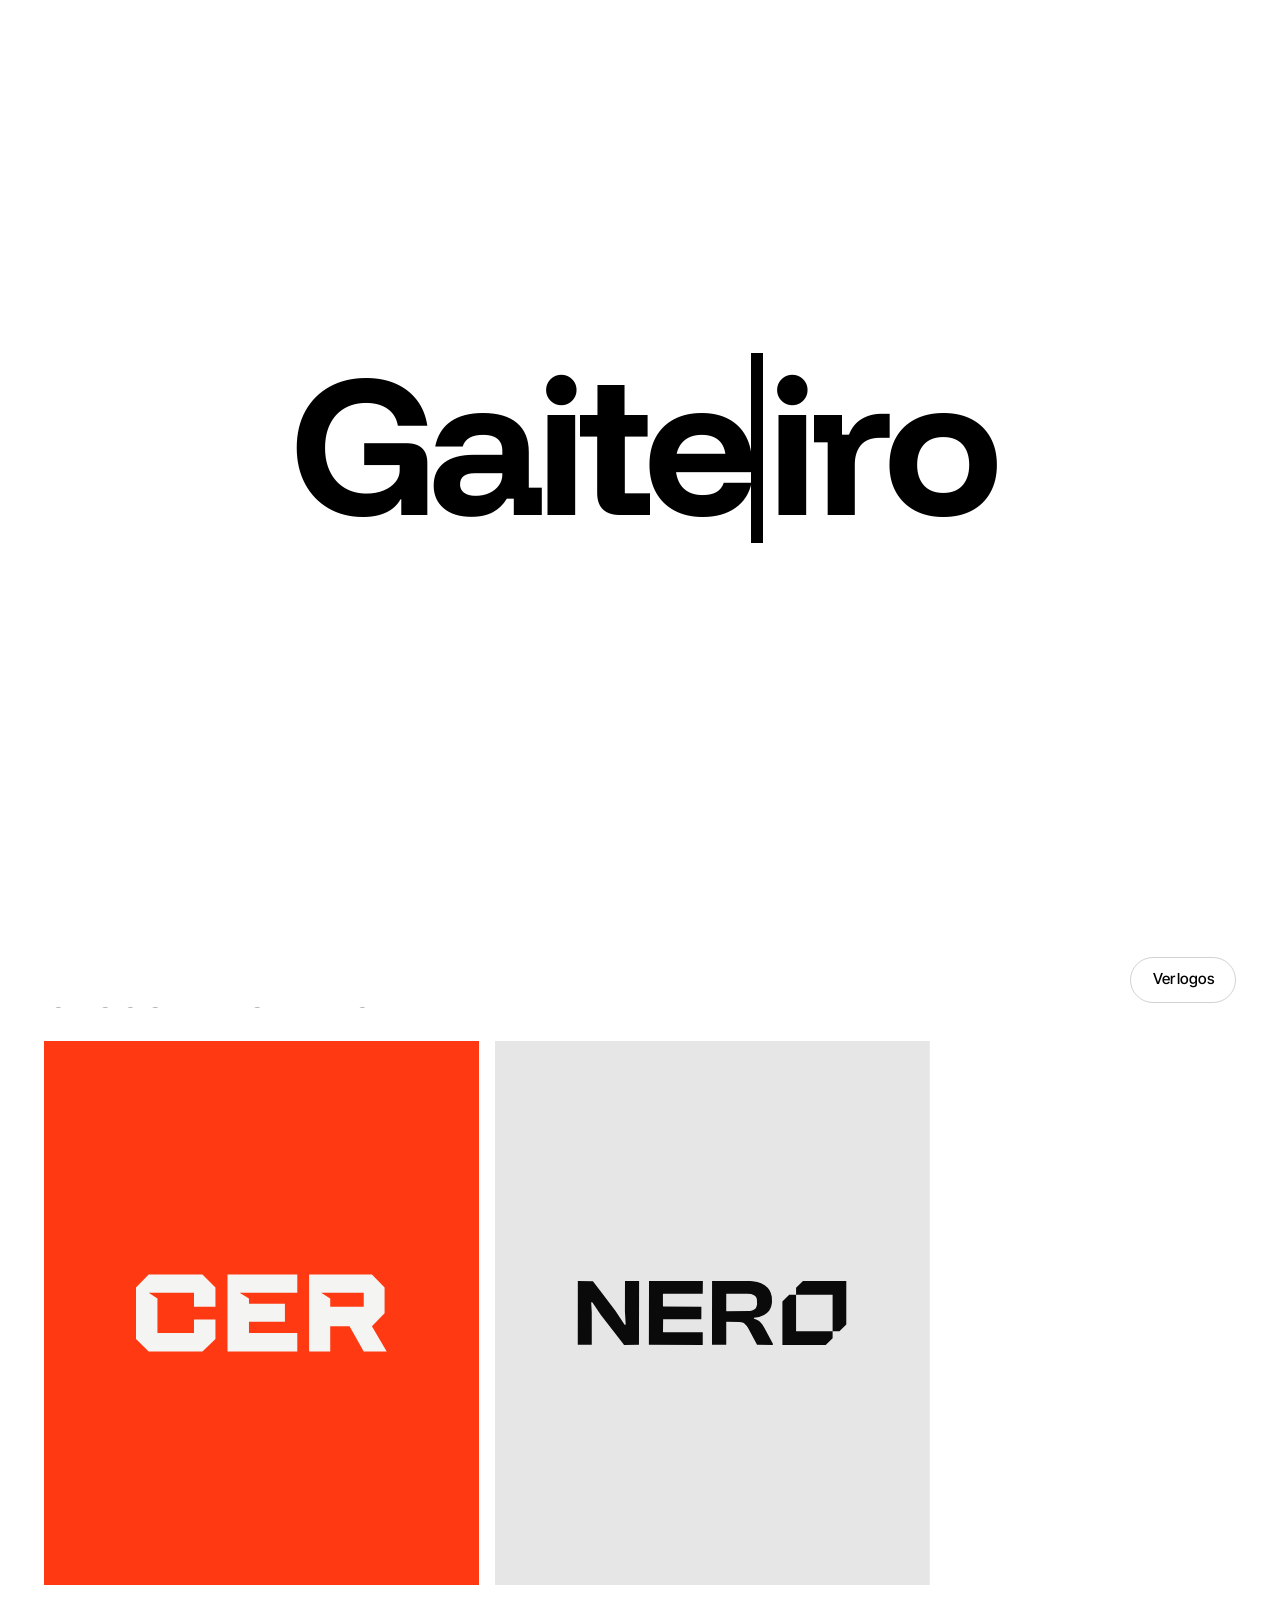
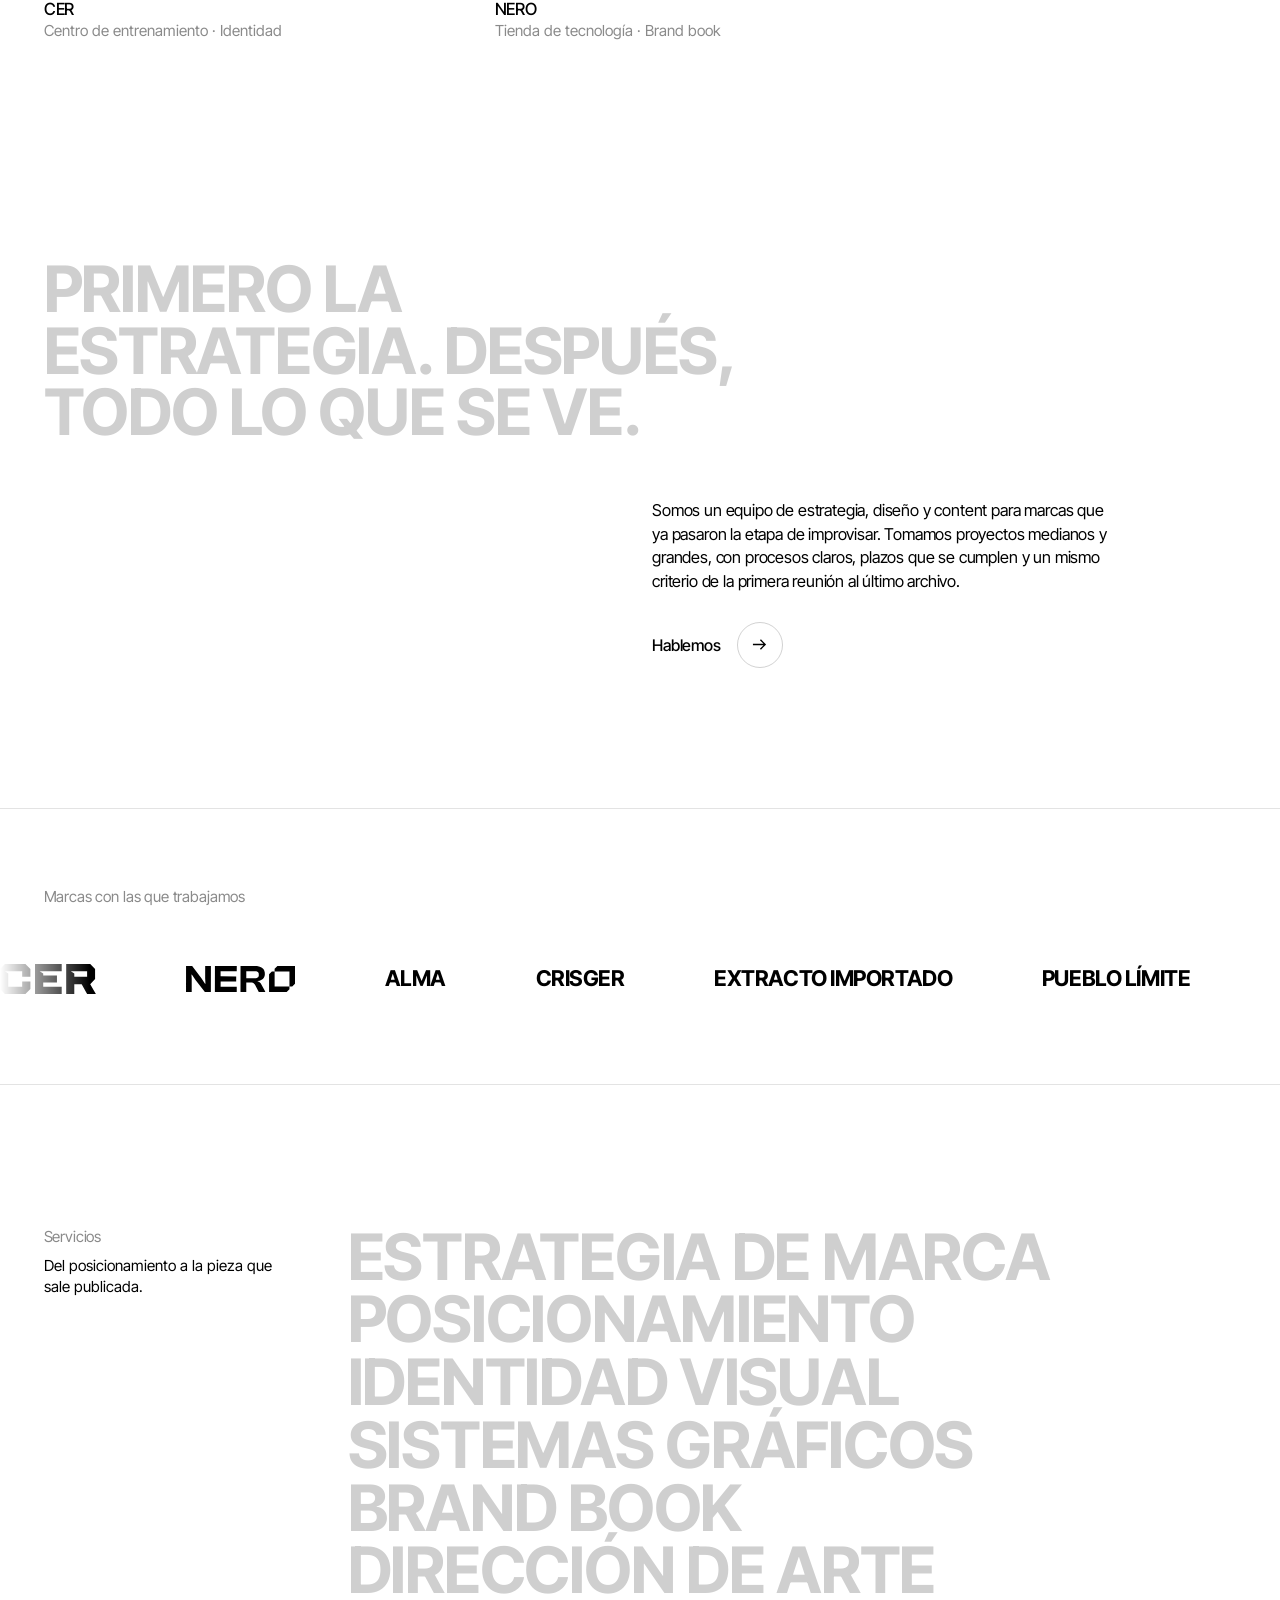
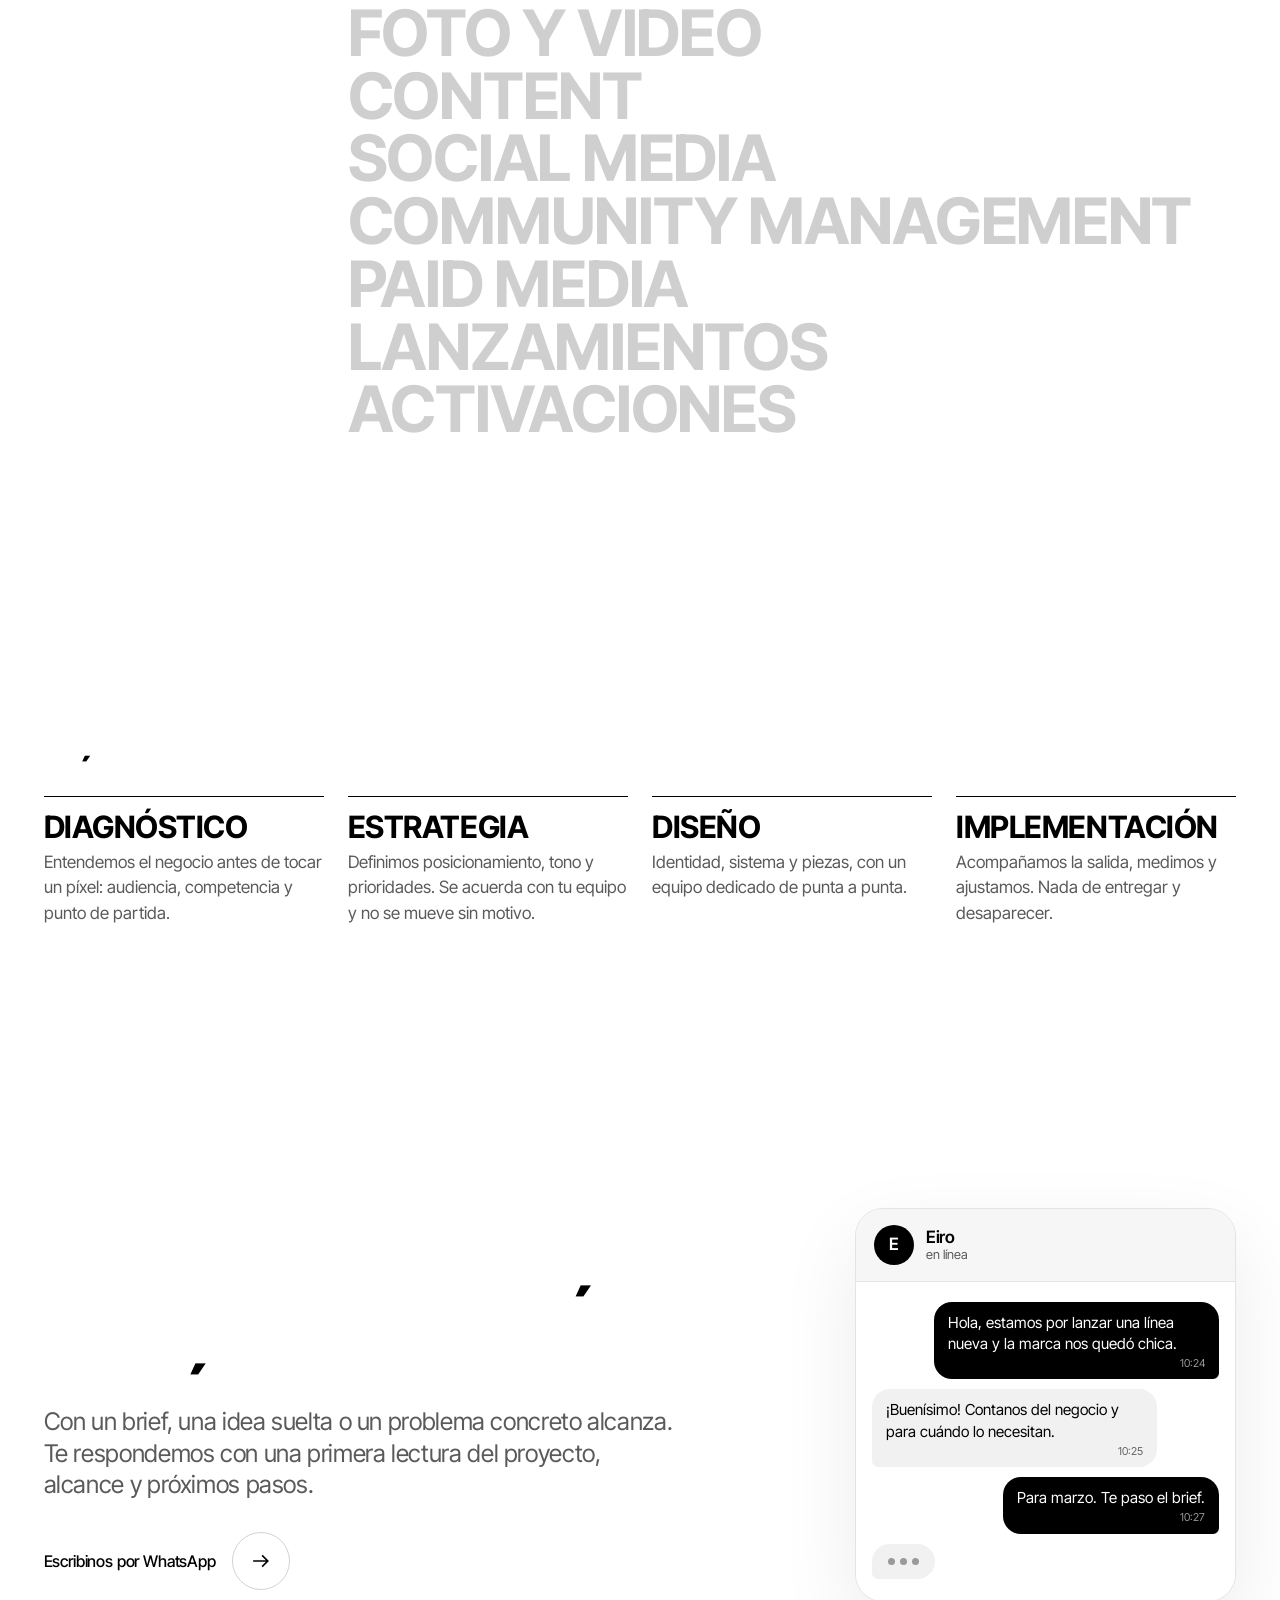
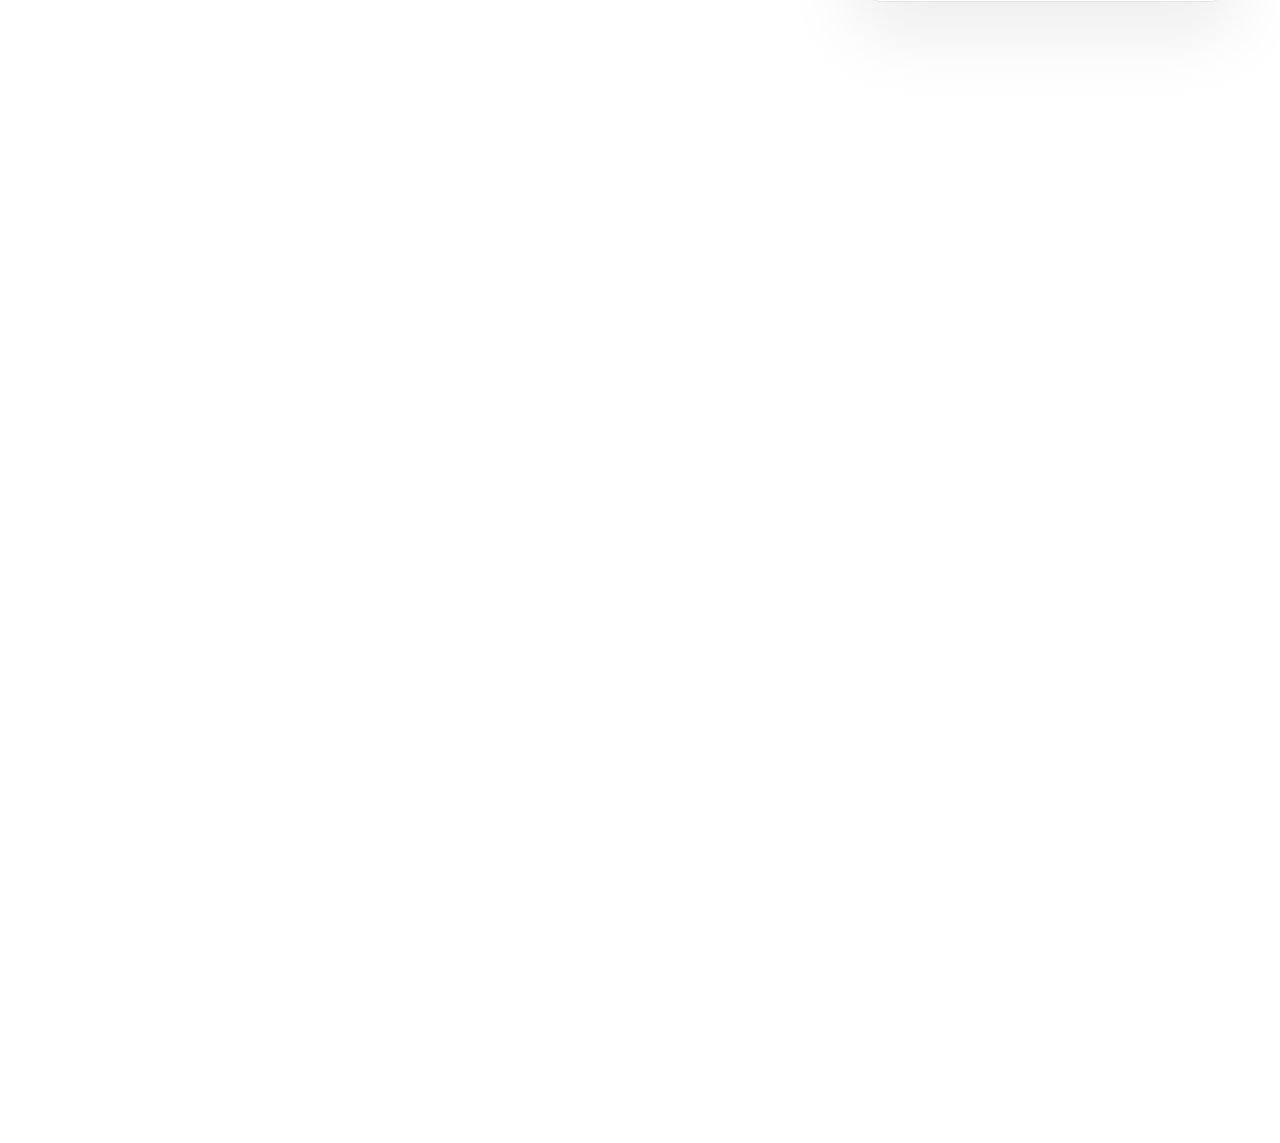
<file: index.html>
<!DOCTYPE html>
<html lang="es-AR">
<head>
<meta charset="utf-8">
<meta name="viewport" content="width=device-width, initial-scale=1">
<title>Eiro — Estudio de branding en Buenos Aires</title>
<meta name="description" content="Estudio de branding en Buenos Aires. Estrategia de marca, identidad visual, brand book, content y social media para marcas en crecimiento de Argentina y Estados Unidos.">
<meta name="theme-color" content="#FFFFFF">
<meta name="robots" content="index, follow">
<link rel="canonical" href="https://matiasngaiteiro-gif.github.io/eiro/">

<meta property="og:type" content="website">
<meta property="og:locale" content="es_AR">
<meta property="og:site_name" content="Eiro">
<meta property="og:url" content="https://matiasngaiteiro-gif.github.io/eiro/">
<meta property="og:title" content="Eiro — Estudio de branding en Buenos Aires">
<meta property="og:description" content="Branding con criterio. Estrategia, identidad y content para marcas en crecimiento.">
<meta property="og:image" content="https://matiasngaiteiro-gif.github.io/eiro/assets/og-eiro.jpg?v=5">
<meta property="og:image:width" content="1200">
<meta property="og:image:height" content="630">
<meta property="og:image:alt" content="Eiro, estudio creativo de Buenos Aires">
<meta name="twitter:card" content="summary_large_image">
<meta name="twitter:image" content="https://matiasngaiteiro-gif.github.io/eiro/assets/og-eiro.jpg?v=5">
<script type="application/ld+json">{"@context": "https://schema.org", "@type": "ProfessionalService", "name": "Eiro", "alternateName": "Eiro, estudio creativo", "url": "https://matiasngaiteiro-gif.github.io/eiro/", "logo": "https://matiasngaiteiro-gif.github.io/eiro/assets/apple-touch-icon.png", "image": "https://matiasngaiteiro-gif.github.io/eiro/assets/og-eiro.jpg?v=5", "description": "Estudio de branding en Buenos Aires: estrategia de marca, identidad visual, brand book, content y social media.", "telephone": "+5491134850669", "areaServed": ["AR", "US"], "address": {"@type": "PostalAddress", "addressLocality": "Buenos Aires", "addressCountry": "AR"}, "knowsAbout": ["Branding", "Estrategia de marca", "Identidad visual", "Brand book", "Content", "Social media"]}</script>

<link rel="icon" href="assets/favicon.png?v=9" type="image/png">
<link rel="apple-touch-icon" href="assets/apple-touch-icon.png?v=9">
<link rel="stylesheet" href="styles.css?v=115">
<link rel="stylesheet" href="assets/size.css?v=115">
<script>
  /* Prepara las animaciones antes de pintar, para que no haya parpadeo.
     La intro (GAITEIRO → EIRO) se muestra una vez por visita. */
  (function () {
    var d = document.documentElement;
    d.classList.add("js");
    var reduce = window.matchMedia && window.matchMedia("(prefers-reduced-motion: reduce)").matches;
    if (reduce) return;
    d.classList.add("motion");
    var seen = false;
    try { seen = sessionStorage.getItem("eiro-intro") === "1"; } catch (e) {}
    if (!seen) d.classList.add("intro-on");
  })();
  /* idioma: si quedó elegido inglés, se esconde un instante hasta traducir */
  try { if (localStorage.getItem("eiro-lang") === "en") document.documentElement.classList.add("i18n-wait"); } catch (e) {}
</script>
</head>
<body>

<!-- INTRO: se tipea gaiteiro, se borra gait con el teclado y queda eiro -->
<div class="intro" id="intro" aria-hidden="true">
  <p class="logo intro-word" data-word="Gaiteiro" data-cut="5" data-keep="3" data-type="E" data-end="."><i class="caret"></i></p>
  <p class="intro-note" data-i18n="e.intro">ESTUDIO CREATIVO</p>
</div>

<a class="skip" href="#contenido" data-i18n="e.skip">Saltar al contenido</a>

<header class="header">
  <div class="wrap">
    <a class="logo-link" href="#inicio" aria-label="Eiro"><span class="logo" aria-hidden="true"><span class="ek">E</span>iro<span class="dot" aria-hidden="true"></span></span></a>
    <div class="lang" role="group" aria-label="Idioma / Language"><button type="button" data-lang-btn="es">ES</button><span aria-hidden="true">/</span><button type="button" data-lang-btn="en">EN</button></div>
    <button class="menu-btn" id="menu-btn" type="button" aria-expanded="false" aria-controls="nav">Menú</button>
    <nav class="nav" id="nav" aria-label="Principal">
      <ul class="nav-start">
        <li><a href="#casos" data-i18n="e.nav.casos">Casos de estudio</a></li>
        <li><a href="logos.html" data-i18n="e.nav.logos">Logos</a></li>
        <li><a href="#servicios" data-i18n="e.nav.servicios">Servicios</a></li>
      </ul>
      <div class="nav-end">
        <ul>
          <li><a href="#metodo" data-i18n="e.nav.metodo">Método</a></li>
        </ul>
        <a class="nav-cta" href="#contacto" data-i18n="e.nav.cta">Hablemos</a>
      </div>
    </nav>
  </div>
</header>
<!-- Pie del menú a pantalla completa (lo arma assets/size.js) -->
<template data-sz-extra>
  <div><span data-i18n="e.m.contacto">Contacto</span><a href="https://wa.me/5491134850669" target="_blank" rel="noopener">WhatsApp ↗</a></div>
  <div><span>Base</span><p>Buenos Aires</p></div>
  <div><span data-i18n="e.m.mercados">Mercados</span><p>Argentina</p><p data-i18n="e.m.usa">Estados Unidos</p></div>
</template>

<main id="contenido">

  <!-- PORTADA -->
  <section class="hero" id="inicio">
    <div class="wrap">
      <p class="hero-k" data-anim="fade" data-i18n="e.hero.k">Estudio de branding · Buenos Aires</p>
      <h1 class="hero-title title"><span data-sz="lines" data-i18n="e.hero.t">Branding<br>con criterio.</span></h1>
      <dl class="sz-facts hero-facts" data-anim="fade">
        <div><dt data-i18n="e.hero.d1">Qué hacemos</dt><dd data-i18n="e.hero.v1">Estrategia de marca, identidad visual, content y social media.</dd></div>
        <div><dt data-i18n="e.hero.d2">Para quién</dt><dd data-i18n="e.hero.v2">Marcas en crecimiento, en Argentina y Estados Unidos.</dd></div>
      </dl>
    </div>
  </section>

  <!-- CASOS -->
  <section class="section" id="casos" aria-labelledby="casos-t">
    <div class="wrap">
      <div class="sec-head">
        <h2 class="title" id="casos-t"><span data-sz="lines" data-i18n="e.casos.t">Casos de estudio</span></h2>
        <a class="sz-pill" href="logos.html" data-i18n="e.casos.pill">Ver logos</a>
      </div>
      <!-- Cada portada es el logo del cliente sobre su color; el nombre va abajo, nunca encima. -->
      <ul class="works" data-sz="drift">
        <li class="work">
          <a class="work-link" href="trabajos/cer.html">
          <figure class="shot r-4x5 cover cv-cer" data-anim="shot"><img class="cv-logo" src="assets/cer/cer-logo-blanco.svg" alt="CER" width="831" height="259" style="width:58%"></figure>
          <div class="case-cap"><h3>CER</h3><p data-i18n="e.casos.cer">Centro de entrenamiento · Identidad</p></div>
          </a>
        </li>
        <li class="work">
          <a class="work-link" href="trabajos/nero.html">
          <figure class="shot r-4x5 cover cv-nero" data-anim="shot"><img class="cv-logo" src="assets/nero/nero-logo.svg" alt="NERO" width="4204" height="1000" style="width:62%"></figure>
          <div class="case-cap"><h3>NERO</h3><p data-i18n="e.casos.nero">Tienda de tecnología · Brand book</p></div>
          </a>
        </li>
      </ul>
    </div>
  </section>

  <!-- FRASE + EQUIPO -->
  <section class="section sz-about" aria-labelledby="frase">
    <div class="wrap">
      <p class="sz-statement" id="frase" data-sz="fill" data-i18n="e.frase">Primero la estrategia. Después, todo lo que se ve.</p>
      <div class="sz-about-row">
        <div class="sz-about-copy" data-anim="fade">
          <p data-i18n="e.equipo">Somos un equipo de estrategia, diseño y content para marcas que ya pasaron la etapa de improvisar. Tomamos proyectos medianos y grandes, con procesos claros, plazos que se cumplen y un mismo criterio de la primera reunión al último archivo.</p>
          <a class="sz-go" href="#contacto"><span data-i18n="e.equipo.cta">Hablemos</span> <span class="sz-c"></span></a>
        </div>
      </div>
    </div>
  </section>

  <!-- MARCAS: logos que pasan. Para sumar uno, agregá un <li> con su logo (SVG en negro) en assets/clientes. -->
  <section class="clients-strip" aria-labelledby="clientes-t">
    <div class="wrap"><h2 class="sz-label" id="clientes-t" data-i18n="e.clientes">Marcas con las que trabajamos</h2></div>
    <div class="logo-marquee">
      <ul class="logo-track">
        <li><img src="assets/cer/cer-logo.svg" alt="CER" width="831" height="259" style="height:30px"></li>
        <li><img src="assets/nero/nero-logo.svg" alt="NERO" width="4204" height="1000" style="height:26px"></li>
        <li><span class="wm">Alma</span></li>
        <li><span class="wm">Crisger</span></li>
        <li><span class="wm">Extracto Importado</span></li>
        <li><span class="wm">Pueblo Límite</span></li>
        <li><span class="wm">UFO</span></li>
        <li><span class="wm">Know How</span></li>
        <li><span class="wm">Lado B</span></li>
        <li><span class="wm">Meister</span></li>
        <li><span class="wm">Muchachos</span></li>
        <li><span class="wm">La Playa</span></li>
        <li><span class="wm">Lima</span></li>
      </ul>
    </div>
  </section>

  <!-- SERVICIOS: lista grande, se enciende el renglón que pasa por el centro -->
  <section class="section" id="servicios" aria-labelledby="servicios-t">
    <div class="wrap sz-services">
      <div class="srv-head">
        <h2 class="sz-label" id="servicios-t" data-i18n="e.srv.t">Servicios</h2>
        <p class="srv-sub" data-i18n="e.srv.sub">Del posicionamiento a la pieza que sale publicada.</p>
      </div>
      <ul class="sz-list" data-sz="hl">
        <li data-i18n="e.srv.1">Estrategia de marca</li>
        <li data-i18n="e.srv.2">Posicionamiento</li>
        <li data-i18n="e.srv.3">Identidad visual</li>
        <li data-i18n="e.srv.4">Sistemas gráficos</li>
        <li>Brand book</li>
        <li data-i18n="e.srv.6">Dirección de arte</li>
        <li data-i18n="e.srv.7">Foto y video</li>
        <li>Content</li>
        <li>Social media</li>
        <li>Community management</li>
        <li>Paid media</li>
        <li data-i18n="e.srv.12">Lanzamientos</li>
        <li data-i18n="e.srv.13">Activaciones</li>
      </ul>
    </div>
  </section>

  <!-- MÉTODO -->
  <section class="section" id="metodo" aria-labelledby="metodo-t">
    <div class="wrap">
      <div class="sec-head">
        <h2 class="title" id="metodo-t"><span data-sz="lines" data-i18n="e.met.t">Cómo trabajamos</span></h2>
      </div>
      <ol class="method method-row">
        <li data-anim="fade"><div><h3 class="title" data-i18n="e.met.1t">Diagnóstico</h3><p data-i18n="e.met.1">Entendemos el negocio antes de tocar un píxel: audiencia, competencia y punto de partida.</p></div></li>
        <li data-anim="fade"><div><h3 class="title" data-i18n="e.met.2t">Estrategia</h3><p data-i18n="e.met.2">Definimos posicionamiento, tono y prioridades. Se acuerda con tu equipo y no se mueve sin motivo.</p></div></li>
        <li data-anim="fade"><div><h3 class="title" data-i18n="e.met.3t">Diseño</h3><p data-i18n="e.met.3">Identidad, sistema y piezas, con un equipo dedicado de punta a punta.</p></div></li>
        <li data-anim="fade"><div><h3 class="title" data-i18n="e.met.4t">Implementación</h3><p data-i18n="e.met.4">Acompañamos la salida, medimos y ajustamos. Nada de entregar y desaparecer.</p></div></li>
      </ol>
    </div>
  </section>

  <!-- CONTACTO: todo lleva a WhatsApp -->
  <section id="contacto" aria-labelledby="contacto-t">
    <div class="contact-card wrap">
      <div class="ct-layout">
        <div class="ct-copy">
          <h2 class="title" id="contacto-t"><span data-sz="lines" data-i18n="e.ct.t">Contanos qué<br>estás armando.</span></h2>
          <p class="statement" data-anim="fade" data-i18n="e.ct.p">Con un brief, una idea suelta o un problema concreto alcanza. Te respondemos con una primera lectura del proyecto, alcance y próximos pasos.</p>
          <a class="sz-go sz-go-big" id="ct-wa" href="#contacto" data-anim="fade"><span data-i18n="e.ct.btn">Escribinos por WhatsApp</span> <span class="sz-c"></span></a>
          <div class="channels"><ul id="channels" hidden></ul></div>
        </div>
        <!-- Vista previa de la conversación -->
        <div class="chat" aria-hidden="true">
          <div class="chat-top">
            <span class="chat-av">E</span>
            <span class="chat-who"><b>Eiro</b><small data-i18n="e.chat.on">en línea</small></span>
          </div>
          <div class="chat-body">
            <p class="msg me"><span data-i18n="e.chat.1">Hola, estamos por lanzar una línea nueva y la marca nos quedó chica.</span><time>10:24</time></p>
            <p class="msg them"><span data-i18n="e.chat.2">¡Buenísimo! Contanos del negocio y para cuándo lo necesitan.</span><time>10:25</time></p>
            <p class="msg me"><span data-i18n="e.chat.3">Para marzo. Te paso el brief.</span><time>10:27</time></p>
            <p class="msg them typing"><i></i><i></i><i></i></p>
          </div>
        </div>
      </div>
    </div>
  </section>

</main>

<footer class="footer sz-curtain">
  <div class="wrap">
    <div class="foot-cols">
      <nav aria-label="Pie de página">
        <ul class="foot-links">
          <li><a href="#casos" data-i18n="e.nav.casos">Casos de estudio</a></li>
          <li><a href="logos.html">Logos</a></li>
          <li><a href="#servicios" data-i18n="e.nav.servicios">Servicios</a></li>
          <li><a href="#metodo" data-i18n="e.nav.metodo">Método</a></li>
          <li><a href="#contacto" data-i18n="e.f.contacto">Contacto</a></li>
        </ul>
      </nav>
      <div class="foot-channels" id="foot-channels-box" hidden>
        <ul class="foot-links" id="foot-channels"></ul>
      </div>
    </div>
    <p class="logo logo-fit footer-logo" id="logo-foot" role="img" aria-label="Eiro" data-anim="letters" data-kern="0.01" data-dot="0.24">Eiro<span class="dot"></span></p>
    <div class="foot-bottom">
      <p class="footer-claim" data-i18n="e.f.claim">Estrategia, identidad y content para marcas en crecimiento.</p>
      <div class="legal">
        <span>© <span id="year">2026</span> Eiro</span>
        <span data-i18n="e.f.base">Buenos Aires — Argentina · Estados Unidos</span>
      </div>
    </div>
  </div>
</footer>

<div class="cursor" id="cursor" aria-hidden="true">Ver</div>

<script src="assets/i18n-eiro.js?v=115"></script>
<script src="assets/i18n.js?v=115"></script>
<script src="config.js?v=115"></script>
<script src="script.js?v=115"></script>
<script src="assets/size.js?v=115"></script>
</body>
</html>
</file>
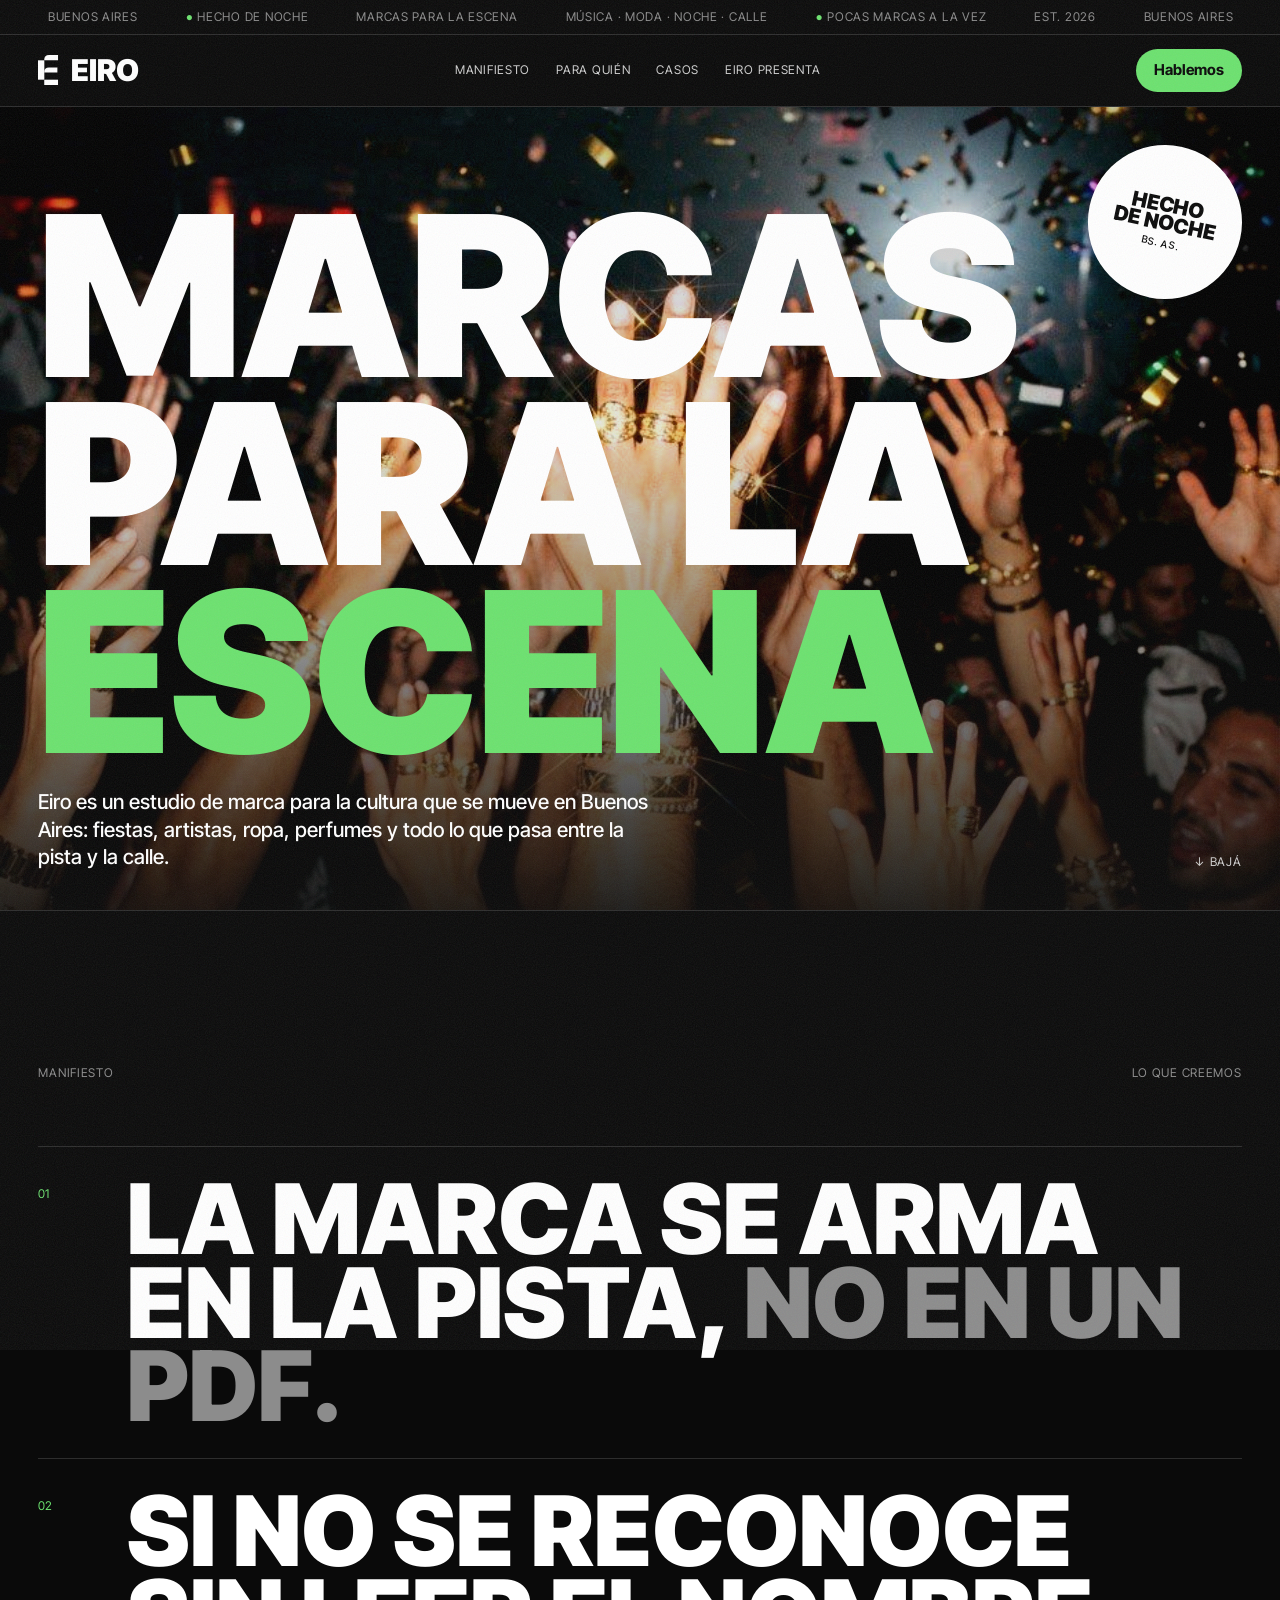
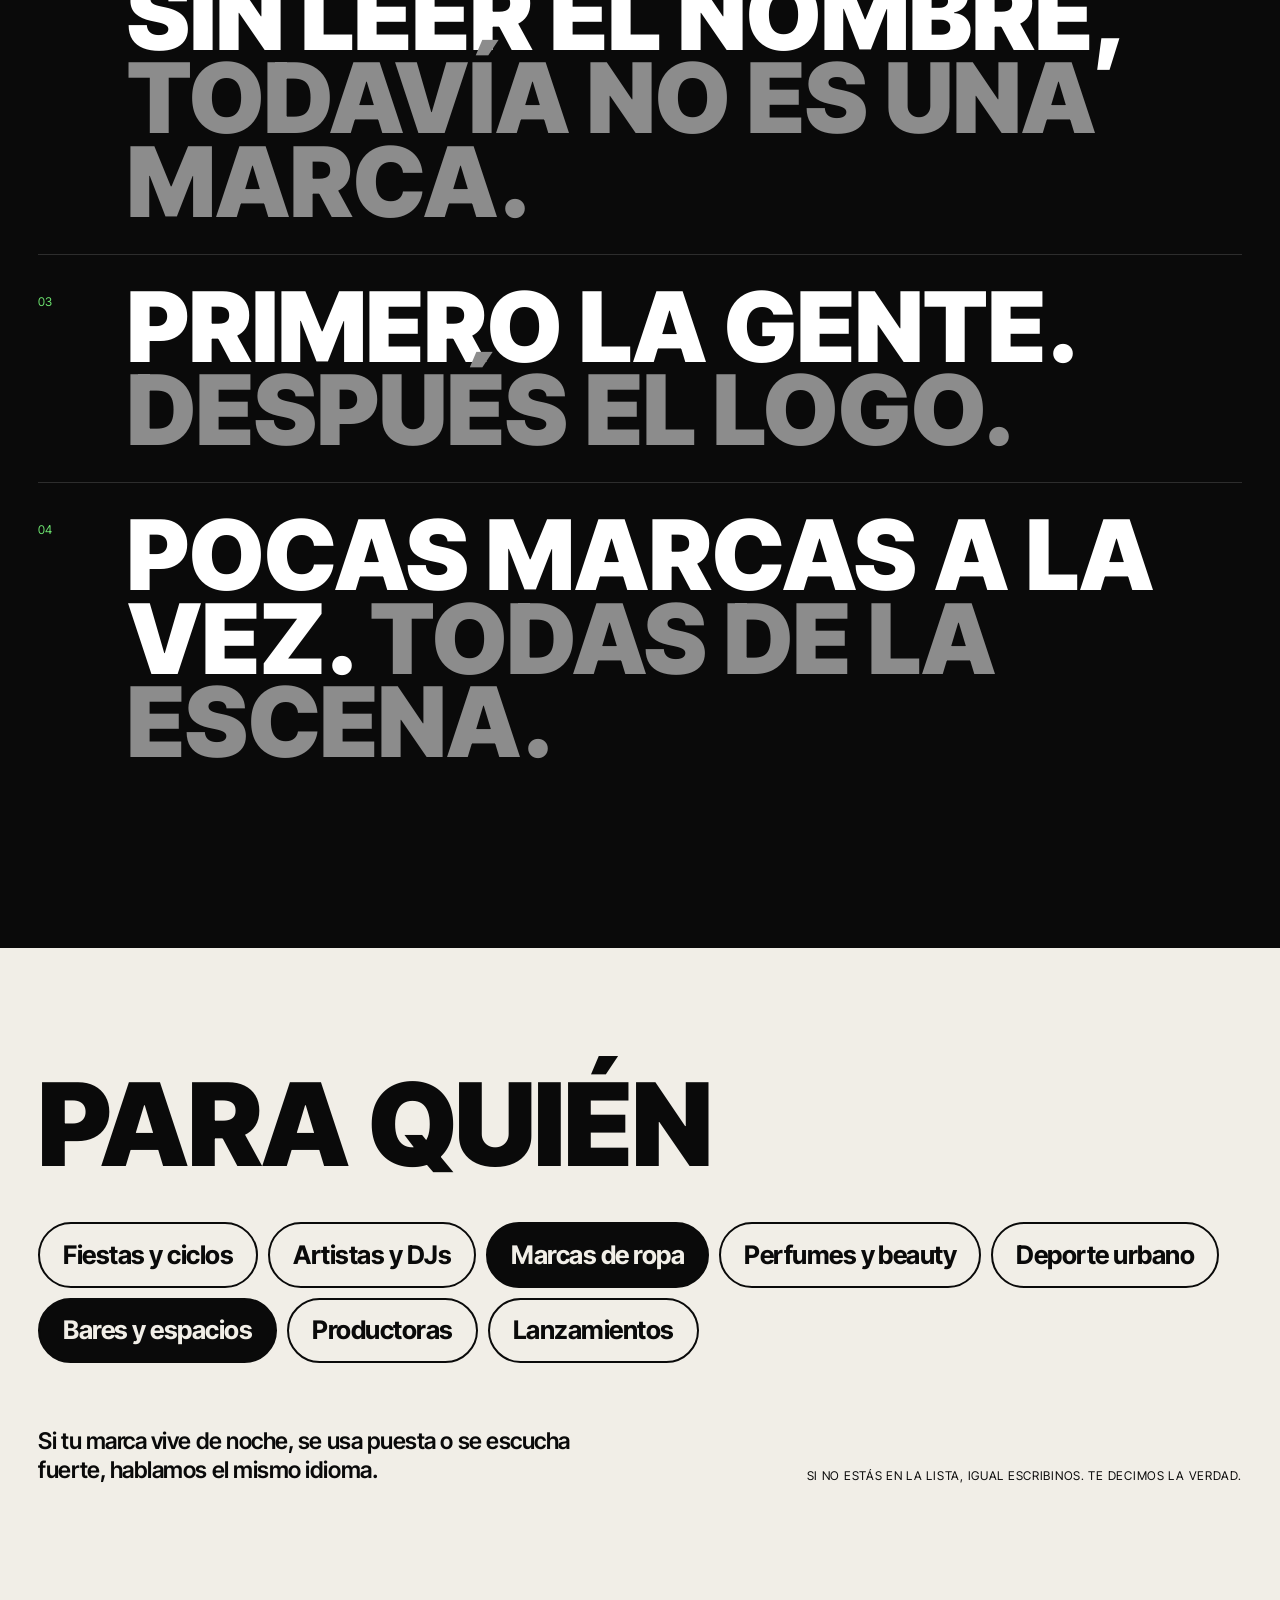
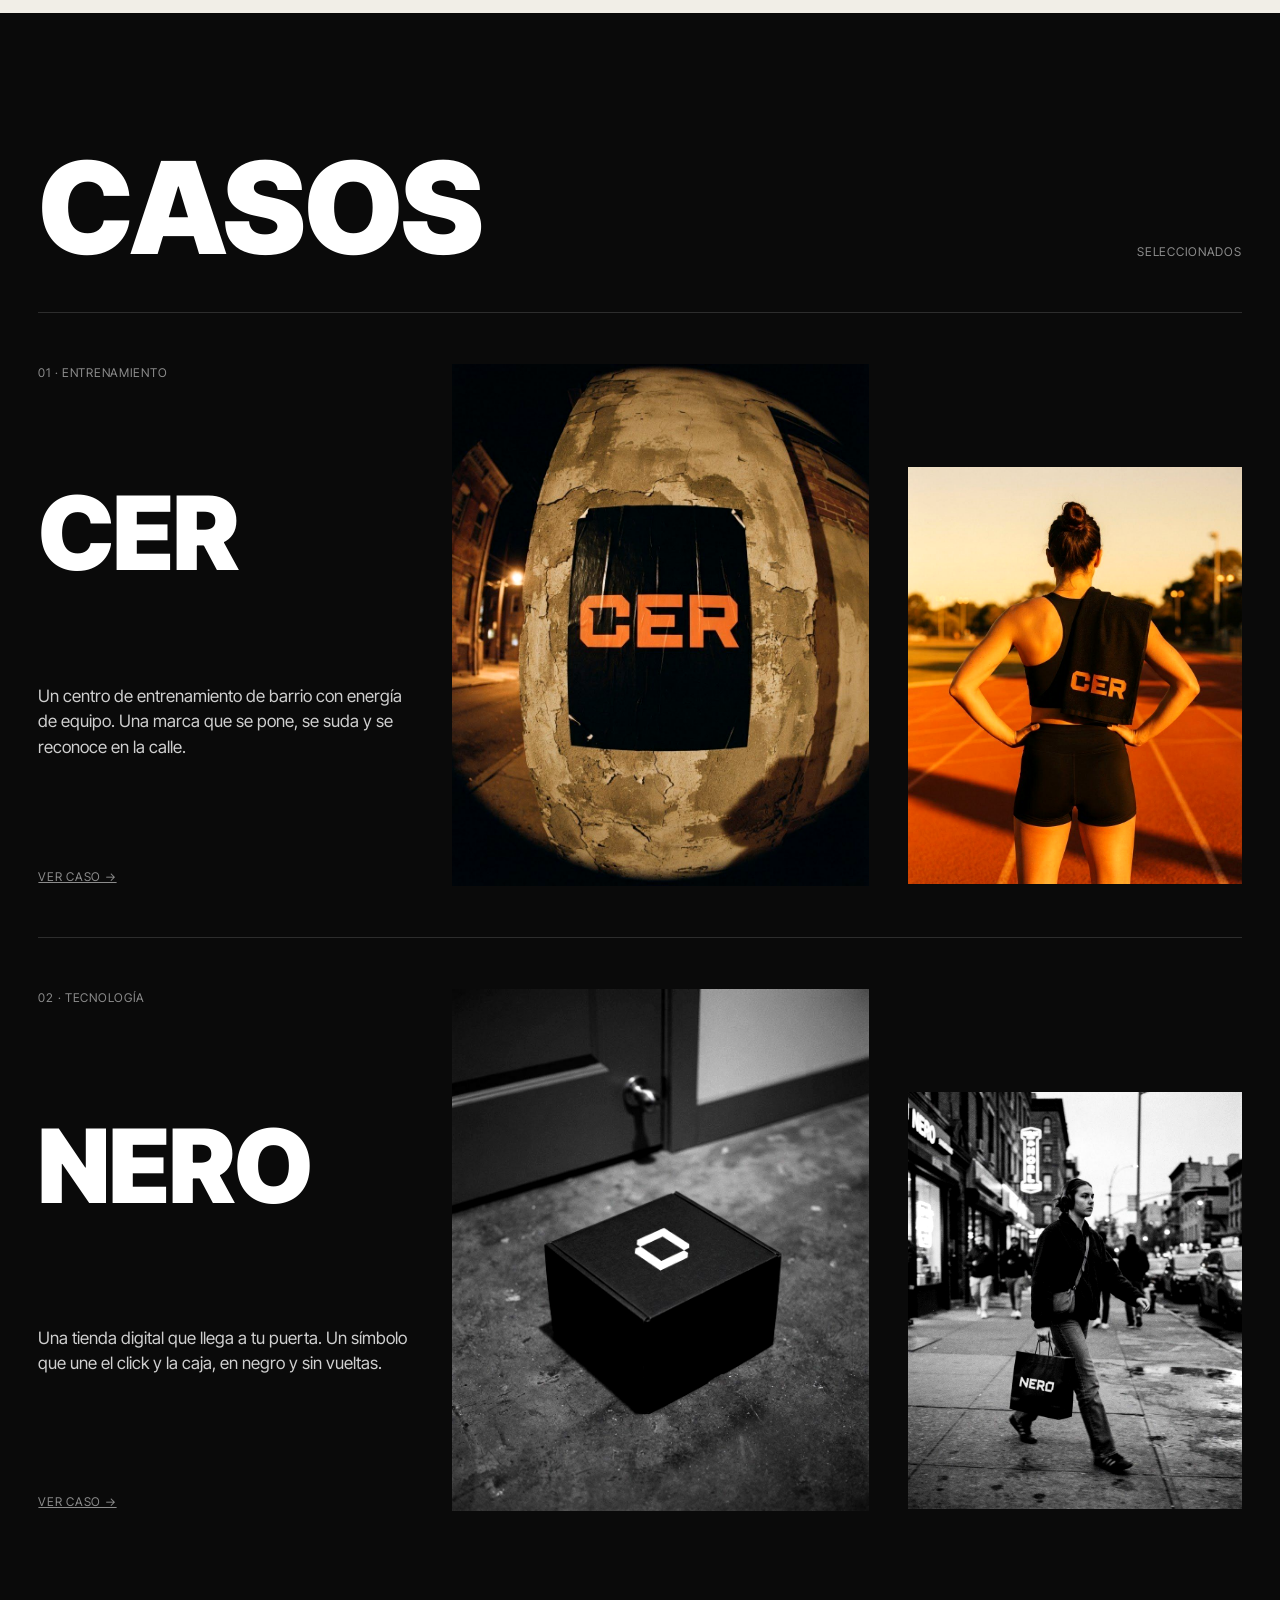
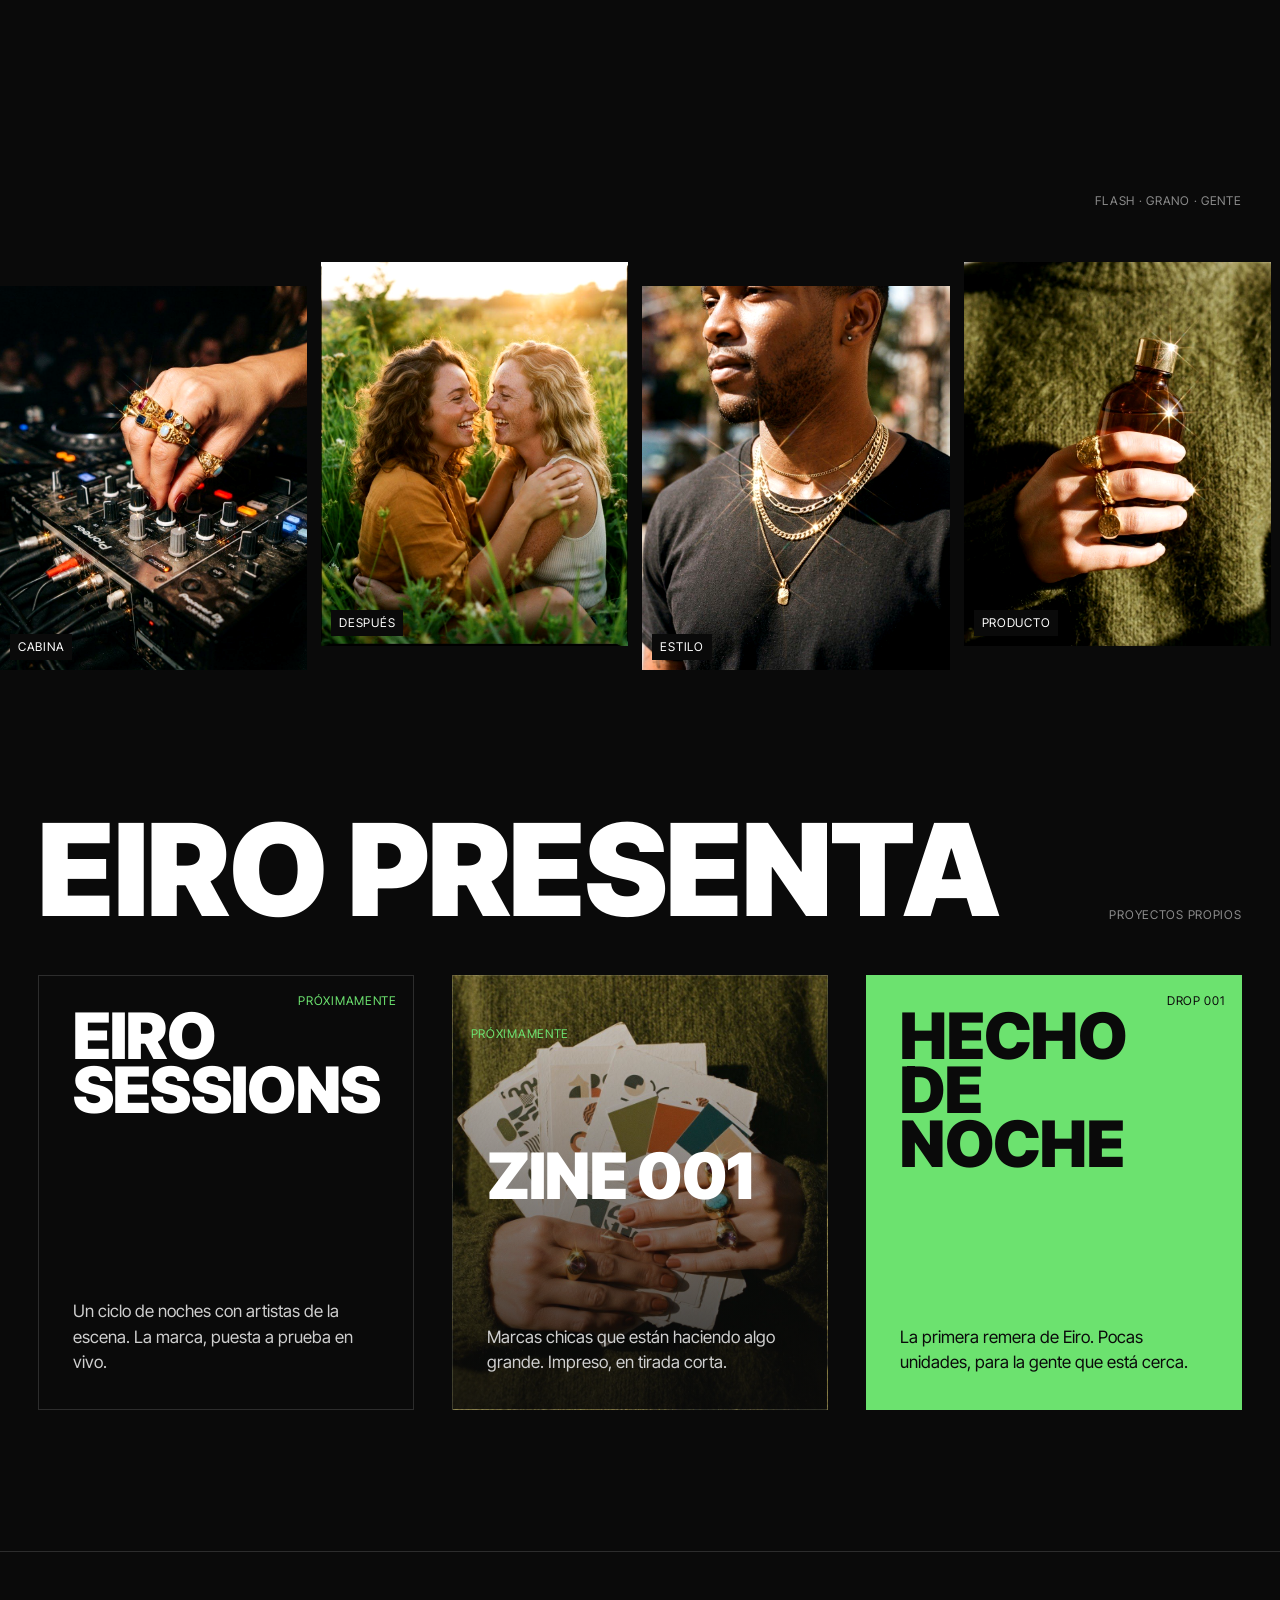
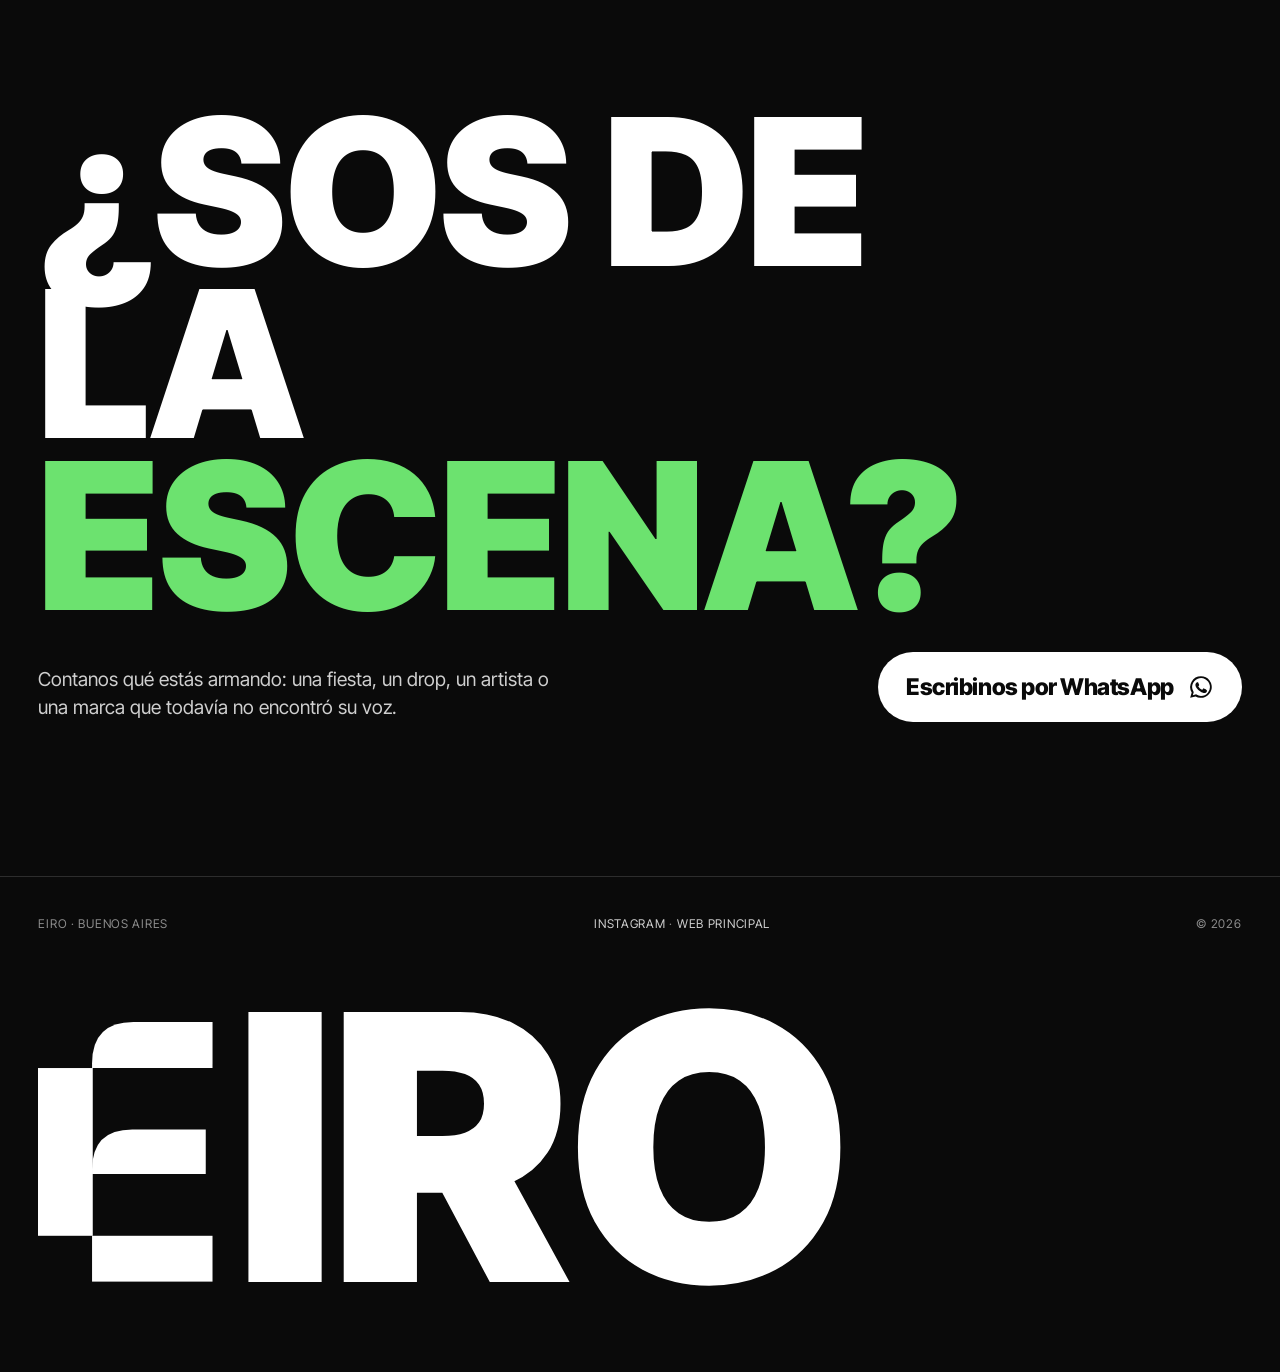
<file: escena/index.html>
<!DOCTYPE html>
<html lang="es-AR">
<head>
<meta charset="utf-8">
<meta name="viewport" content="width=device-width, initial-scale=1">
<title>Eiro · Marcas para la escena</title>
<meta name="description" content="Eiro. Estudio de marca para la escena de Buenos Aires: música, noche, moda y cultura joven.">
<meta name="robots" content="noindex, nofollow">
<meta name="theme-color" content="#0A0A0A">
<link rel="icon" href="../assets/favicon.png?v=9" type="image/png">
<link rel="preconnect" href="https://fonts.googleapis.com">
<link rel="preconnect" href="https://fonts.gstatic.com" crossorigin>
<link rel="stylesheet" href="https://fonts.googleapis.com/css2?family=Archivo:wdth,wght@62..125,500..900&display=swap">
<!-- VERSIÓN ESCENA: una página aparte con la personalidad de Eiro como marca de nicho.
     No reemplaza la web principal y no se indexa en Google. -->
<style>
@font-face { font-family: "Inter Tight"; src: url("../assets/fonts/inter-tight-var.woff") format("woff"); font-weight: 100 900; font-style: normal; font-display: swap; }
:root{
  --ink:#0A0A0A; --paper:#F1EEE7; --white:#FFFFFF; --acid:#6CE26F; --gray:#8C8C8C; --line:rgba(255,255,255,.14);
  --display:"Inter Tight","Helvetica Neue",Helvetica,Arial,sans-serif; --sans:"Inter Tight","Helvetica Neue",Helvetica,Arial,sans-serif; --mono:"Inter Tight","Helvetica Neue",Arial,sans-serif;
  --g:clamp(16px,3vw,40px);
}
*,*::before,*::after{box-sizing:border-box;border-radius:0}
html{scroll-behavior:smooth}
body{margin:0;background:var(--ink);color:var(--white);font-family:var(--sans);font-size:17px;line-height:1.5;-webkit-font-smoothing:antialiased;overflow-x:hidden}
img{display:block;max-width:100%}
a{color:inherit}
.wrap{padding-inline:var(--g)}
.mono{font-family:var(--mono);font-size:12px;letter-spacing:.06em;text-transform:uppercase}
.disp{font-family:var(--display);font-stretch:62%;font-weight:900;text-transform:uppercase;line-height:.84;letter-spacing:-.01em}

/* grano de película sobre toda la página */
body::after{content:"";position:fixed;inset:-50%;z-index:100;pointer-events:none;opacity:.09;
  background-image:url("data:image/svg+xml,%3Csvg xmlns='http://www.w3.org/2000/svg' width='220' height='220'%3E%3Cfilter id='n'%3E%3CfeTurbulence type='fractalNoise' baseFrequency='.9' numOctaves='3' stitchTiles='stitch'/%3E%3C/filter%3E%3Crect width='100%25' height='100%25' filter='url(%23n)'/%3E%3C/svg%3E");
  animation:grain 1s steps(4) infinite}
@keyframes grain{0%{transform:translate(0,0)}25%{transform:translate(-3%,2%)}50%{transform:translate(2%,-3%)}75%{transform:translate(-2%,-1%)}100%{transform:translate(0,0)}}

/* cinta superior */
.ticker{border-bottom:1px solid var(--line);overflow:hidden;white-space:nowrap;padding:8px 0;color:var(--gray)}
.ticker div{display:inline-flex;gap:48px;animation:tick 40s linear infinite;padding-left:48px}
@keyframes tick{to{transform:translateX(-50%)}}
.ticker b{color:var(--acid);font-weight:500}

/* barra */
.bar{position:sticky;top:0;z-index:50;display:flex;align-items:center;justify-content:space-between;gap:20px;padding:14px var(--g);background:rgba(10,10,10,.82);backdrop-filter:blur(10px);border-bottom:1px solid var(--line)}
.brand{display:flex;align-items:center;gap:12px;text-decoration:none}
.brand svg{height:30px;width:auto}
.brand span{font-family:var(--display);font-stretch:62%;font-weight:900;font-size:30px;letter-spacing:.01em;line-height:1}
.bar nav{display:flex;gap:26px}
.bar nav a{text-decoration:none;color:#cfcfcf}
.bar nav a:hover{color:var(--white)}
.cta{display:inline-flex;align-items:center;gap:10px;background:var(--acid);color:var(--ink);text-decoration:none;font-weight:700;padding:10px 18px;border-radius:999px;font-size:15px}
@media(max-width:820px){.bar nav{display:none}}

/* portada */
.hero{position:relative;min-height:calc(100svh - 96px);display:grid;align-content:end;overflow:hidden;border-bottom:1px solid var(--line)}
.hero-img{position:absolute;inset:0;background:url(img/fiesta.jpg) center 35%/cover;filter:contrast(1.15) saturate(1.05)}
.hero::before{content:"";position:absolute;inset:0;z-index:1;background:linear-gradient(180deg,rgba(10,10,10,.25),rgba(10,10,10,.1) 40%,rgba(10,10,10,.92))}
.hero-in{position:relative;z-index:2;padding:0 var(--g) var(--g)}
.hero h1{margin:0;font-size:clamp(5.2rem,17.5vw,19rem)}
.hero h1 em{font-style:normal;color:var(--acid)}
.hero-foot{display:flex;flex-wrap:wrap;justify-content:space-between;align-items:end;gap:20px;margin-top:22px}
.hero-foot p{margin:0;max-width:30em;font-size:clamp(1.05rem,1.6vw,1.35rem);font-weight:500;line-height:1.35}
.stamp{position:absolute;z-index:3;right:var(--g);top:var(--g);width:clamp(110px,12vw,170px);aspect-ratio:1;border-radius:50%;display:grid;place-items:center;text-align:center;background:var(--white);color:var(--ink);transform:rotate(12deg);font-family:var(--display);font-stretch:62%;font-weight:900;text-transform:uppercase;font-size:clamp(1rem,1.6vw,1.45rem);line-height:.9}
.stamp small{display:block;font-family:var(--mono);font-size:10px;font-weight:500;letter-spacing:.08em;margin-top:6px}

/* manifiesto */
.mani{padding:clamp(80px,12vw,180px) var(--g)}
.mani-head{display:flex;justify-content:space-between;color:var(--gray);margin-bottom:clamp(30px,5vw,70px)}
.mani ol{list-style:none;margin:0;padding:0;counter-reset:m}
.mani li{counter-increment:m;display:grid;grid-template-columns:clamp(40px,6vw,90px) 1fr;gap:12px;border-top:1px solid var(--line);padding:clamp(18px,2.4vw,30px) 0}
.mani li::before{content:"0" counter(m);font-family:var(--mono);font-size:12px;color:var(--acid);padding-top:.7em}
.mani li p{margin:0;font-family:var(--display);font-stretch:62%;font-weight:900;text-transform:uppercase;font-size:clamp(2.6rem,7.6vw,7.8rem);line-height:.86}
.mani li p span{color:var(--gray)}

/* para quién */
.who{background:var(--paper);color:var(--ink);padding:clamp(70px,10vw,140px) var(--g)}
.who h2{margin:0 0 clamp(26px,4vw,50px);font-size:clamp(3.2rem,9vw,9rem)}
.tags{display:flex;flex-wrap:wrap;gap:10px}
.tags span{border:2px solid var(--ink);padding:.45em .9em;border-radius:999px;font-weight:700;font-size:clamp(1rem,2vw,1.6rem);letter-spacing:-.02em}
.tags span:nth-child(3n){background:var(--ink);color:var(--paper)}
.who-foot{display:flex;flex-wrap:wrap;justify-content:space-between;gap:20px;margin-top:clamp(36px,5vw,70px);align-items:end}
.who-foot p{margin:0;max-width:26em;font-size:clamp(1.1rem,1.8vw,1.5rem);font-weight:600;letter-spacing:-.02em;line-height:1.25}

/* casos */
.cases{padding:clamp(80px,11vw,160px) var(--g) 0}
.sec-top{display:flex;justify-content:space-between;align-items:end;gap:20px;margin-bottom:clamp(28px,4vw,56px)}
.sec-top h2{margin:0;font-size:clamp(3.4rem,10vw,10rem)}
.case{display:grid;grid-template-columns:repeat(12,1fr);gap:var(--g);padding:clamp(28px,4vw,56px) 0;border-top:1px solid var(--line)}
.case-meta{grid-column:1/span 4;display:flex;flex-direction:column;justify-content:space-between;gap:24px}
.case-meta h3{margin:0;font-size:clamp(3.4rem,8vw,8rem)}
.case-meta p{margin:0;color:#cfcfcf;max-width:22em}
.case-meta .mono{color:var(--gray)}
.case-imgs{grid-column:5/-1;display:grid;grid-template-columns:1.25fr 1fr;gap:var(--g)}
.case-imgs img{width:100%;aspect-ratio:4/5;object-fit:cover;filter:contrast(1.08)}
.case-imgs img:last-child{margin-top:clamp(40px,8vw,120px)}
@media(max-width:820px){.case-meta,.case-imgs{grid-column:1/-1}}

/* escena: galería de flash */
.scene{padding:clamp(80px,11vw,160px) 0}
.scene .sec-top{padding:0 var(--g)}
.strip{display:flex;gap:14px;width:max-content;animation:tick 60s linear infinite}
.strip figure{margin:0;width:clamp(220px,24vw,360px);position:relative}
.strip img{width:100%;aspect-ratio:4/5;object-fit:cover;filter:contrast(1.12)}
.strip figcaption{position:absolute;left:10px;bottom:10px;background:var(--ink);color:var(--white);padding:4px 8px}
.strip figure:nth-child(odd){transform:translateY(24px)}
.note{padding:28px var(--g) 0;color:var(--gray)}

/* eiro presenta */
.own{padding:0 var(--g) clamp(80px,11vw,160px)}
.own-grid{display:grid;grid-template-columns:repeat(3,1fr);gap:var(--g)}
.own-card{border:1px solid var(--line);padding:clamp(20px,2.6vw,34px);display:flex;flex-direction:column;justify-content:space-between;gap:60px;min-height:clamp(300px,34vw,460px);position:relative;overflow:hidden}
.own-card h3{margin:0;font-size:clamp(2.6rem,5vw,5rem)}
.own-card p{margin:0;color:#cfcfcf}
.own-card .soon{position:absolute;right:16px;top:16px;color:var(--acid)}
.own-card.drop{background:var(--acid);color:var(--ink);border-color:var(--acid)}
.own-card.drop p,.own-card.drop .soon{color:var(--ink)}
.own-card.zine{background:url(img/paletas.jpg) center/cover}
.own-card.zine::before{content:"";position:absolute;inset:0;background:linear-gradient(180deg,rgba(10,10,10,.1),rgba(10,10,10,.85))}
.own-card.zine>*{position:relative}
@media(max-width:900px){.own-grid{grid-template-columns:1fr}}

/* contacto */
.contact{position:relative;border-top:1px solid var(--line);padding:clamp(80px,12vw,180px) var(--g);overflow:hidden}
.contact h2{margin:0;font-size:clamp(4.6rem,16vw,17rem)}
.contact h2 em{font-style:normal;color:var(--acid)}
.contact-row{display:flex;flex-wrap:wrap;justify-content:space-between;align-items:end;gap:24px;margin-top:30px}
.contact-row p{margin:0;max-width:28em;font-size:clamp(1.05rem,1.5vw,1.3rem);color:#cfcfcf}
.big-cta{display:inline-flex;align-items:center;gap:14px;background:var(--white);color:var(--ink);text-decoration:none;font-weight:800;font-size:clamp(1.1rem,1.8vw,1.5rem);letter-spacing:-.02em;padding:18px 28px;border-radius:999px;transition:background .25s}
.big-cta:hover{background:var(--acid)}
.big-cta svg{width:26px;height:26px}

/* pie */
footer{border-top:1px solid var(--line);padding:var(--g)}
.foot-top{display:flex;flex-wrap:wrap;justify-content:space-between;gap:20px;color:var(--gray)}
.foot-top a{text-decoration:none;color:#cfcfcf}
.foot-logo{display:flex;align-items:flex-end;gap:clamp(12px,2vw,28px);margin-top:clamp(40px,6vw,80px)}
.foot-logo svg{height:.7em;width:auto;margin-right:.06em;vertical-align:baseline}
.foot-logo span{font-size:clamp(7rem,29vw,30rem);line-height:.74;margin-bottom:-.02em}

/* entrada */
.rv{opacity:0;transform:translateY(30px);transition:opacity .9s ease,transform 1s cubic-bezier(.2,.7,.2,1)}
.rv.in{opacity:1;transform:none}
@media(prefers-reduced-motion:reduce){.rv{opacity:1;transform:none}.strip,.ticker div,body::after{animation:none}}
</style>
</head>
<body>

<svg width="0" height="0" style="position:absolute" aria-hidden="true">
  <symbol id="e-mark" viewBox="0 0 501 745">
    <rect x="0" y="132" width="157" height="481"/>
    <path d="M155,118.8 Q155,0 273.8,0 H501 V132 H155 Z"/>
    <path d="M155,423.2 Q155,308 270.2,308 H481 V436 H155 Z"/>
    <rect x="155" y="613" width="346" height="132"/>
  </symbol>
</svg>

<div class="ticker mono" aria-hidden="true"><div>
  <span>Buenos Aires</span><span><b>●</b> Hecho de noche</span><span>Marcas para la escena</span><span>Música · Moda · Noche · Calle</span><span><b>●</b> Pocas marcas a la vez</span><span>Est. 2026</span>
  <span>Buenos Aires</span><span><b>●</b> Hecho de noche</span><span>Marcas para la escena</span><span>Música · Moda · Noche · Calle</span><span><b>●</b> Pocas marcas a la vez</span><span>Est. 2026</span>
</div></div>

<header class="bar">
  <a class="brand" href="#top" aria-label="Eiro"><svg viewBox="0 0 501 745" fill="#fff" aria-hidden="true"><use href="#e-mark"/></svg><span>EIRO</span></a>
  <nav class="mono" aria-label="Secciones">
    <a href="#manifiesto">Manifiesto</a><a href="#para-quien">Para quién</a><a href="#casos">Casos</a><a href="#presenta">Eiro presenta</a>
  </nav>
  <a class="cta" id="wa-top" href="#contacto">Hablemos</a>
</header>

<main id="top">

  <section class="hero">
    <div class="hero-img" role="img" aria-label="Manos arriba en una fiesta, con papelitos y luz de flash"></div>
    <div class="stamp" aria-hidden="true"><div>Hecho<br>de noche<small>Bs. As.</small></div></div>
    <div class="hero-in">
      <h1 class="disp">Marcas<br>para la <em>escena</em></h1>
      <div class="hero-foot">
        <p>Eiro es un estudio de marca para la cultura que se mueve en Buenos Aires: fiestas, artistas, ropa, perfumes y todo lo que pasa entre la pista y la calle.</p>
        <span class="mono" style="color:#cfcfcf">↓ Bajá</span>
      </div>
    </div>
  </section>

  <section class="mani" id="manifiesto">
    <div class="mani-head mono"><span>Manifiesto</span><span>Lo que creemos</span></div>
    <ol>
      <li class="rv"><p>La marca se arma en la pista, <span>no en un PDF.</span></p></li>
      <li class="rv"><p>Si no se reconoce sin leer el nombre, <span>todavía no es una marca.</span></p></li>
      <li class="rv"><p>Primero la gente. <span>Después el logo.</span></p></li>
      <li class="rv"><p>Pocas marcas a la vez. <span>Todas de la escena.</span></p></li>
    </ol>
  </section>

  <section class="who" id="para-quien">
    <h2 class="disp rv">Para quién</h2>
    <div class="tags rv">
      <span>Fiestas y ciclos</span><span>Artistas y DJs</span><span>Marcas de ropa</span><span>Perfumes y beauty</span><span>Deporte urbano</span><span>Bares y espacios</span><span>Productoras</span><span>Lanzamientos</span>
    </div>
    <div class="who-foot rv">
      <p>Si tu marca vive de noche, se usa puesta o se escucha fuerte, hablamos el mismo idioma.</p>
      <span class="mono">Si no estás en la lista, igual escribinos. Te decimos la verdad.</span>
    </div>
  </section>

  <section class="cases" id="casos">
    <div class="sec-top"><h2 class="disp rv">Casos</h2><span class="mono" style="color:var(--gray)">Seleccionados</span></div>

    <article class="case rv">
      <div class="case-meta">
        <span class="mono">01 · Entrenamiento</span>
        <h3 class="disp">CER</h3>
        <p>Un centro de entrenamiento de barrio con energía de equipo. Una marca que se pone, se suda y se reconoce en la calle.</p>
        <a class="mono" href="../trabajos/cer.html">Ver caso →</a>
      </div>
      <div class="case-imgs"><img src="img/cer-b2.jpg" alt="Afiche de CER pegado en una pared del barrio de noche" loading="lazy"><img src="img/cer-m3.jpg" alt="Corredora con la musculosa de CER en la pista" loading="lazy"></div>
    </article>

    <article class="case rv">
      <div class="case-meta">
        <span class="mono">02 · Tecnología</span>
        <h3 class="disp">NERO</h3>
        <p>Una tienda digital que llega a tu puerta. Un símbolo que une el click y la caja, en negro y sin vueltas.</p>
        <a class="mono" href="../trabajos/nero.html">Ver caso →</a>
      </div>
      <div class="case-imgs"><img src="img/nero-m2.jpg" alt="Caja negra con el símbolo de NERO en la puerta de una casa" loading="lazy"><img src="img/nero-m4.jpg" alt="Aplicación de la marca NERO" loading="lazy"></div>
    </article>
  </section>

  <section class="scene" aria-labelledby="escena-t">
    <div class="sec-top"><h2 class="disp rv" id="escena-t">La escena</h2><span class="mono" style="color:var(--gray)">Flash · grano · gente</span></div>
    <div style="overflow:hidden;padding-bottom:30px">
      <div class="strip">
        <figure><img src="img/dj.jpg" alt="Mano con anillos en la consola de un DJ" loading="lazy"><figcaption class="mono">Cabina</figcaption></figure>
        <figure><img src="img/amigas.jpg" alt="Dos amigas abrazadas en el pasto al atardecer" loading="lazy"><figcaption class="mono">Después</figcaption></figure>
        <figure><img src="img/cadenas.jpg" alt="Retrato con cadenas doradas" loading="lazy"><figcaption class="mono">Estilo</figcaption></figure>
        <figure><img src="img/perfume.jpg" alt="Mano con anillos sosteniendo un perfume sobre un suéter verde" loading="lazy"><figcaption class="mono">Producto</figcaption></figure>
        <figure><img src="img/pasto.jpg" alt="Chica riéndose en un campo al atardecer" loading="lazy"><figcaption class="mono">Domingo</figcaption></figure>
        <figure><img src="img/fiesta.jpg" alt="Manos arriba en una fiesta" loading="lazy"><figcaption class="mono">Pista</figcaption></figure>
        <figure><img src="img/dj.jpg" alt="" loading="lazy"><figcaption class="mono">Cabina</figcaption></figure>
        <figure><img src="img/amigas.jpg" alt="" loading="lazy"><figcaption class="mono">Después</figcaption></figure>
        <figure><img src="img/cadenas.jpg" alt="" loading="lazy"><figcaption class="mono">Estilo</figcaption></figure>
        <figure><img src="img/perfume.jpg" alt="" loading="lazy"><figcaption class="mono">Producto</figcaption></figure>
        <figure><img src="img/pasto.jpg" alt="" loading="lazy"><figcaption class="mono">Domingo</figcaption></figure>
        <figure><img src="img/fiesta.jpg" alt="" loading="lazy"><figcaption class="mono">Pista</figcaption></figure>
      </div>
    </div>
  </section>

  <section class="own" id="presenta">
    <div class="sec-top"><h2 class="disp rv">Eiro presenta</h2><span class="mono" style="color:var(--gray)">Proyectos propios</span></div>
    <div class="own-grid">
      <div class="own-card rv"><span class="soon mono">Próximamente</span><h3 class="disp">Eiro<br>Sessions</h3><p>Un ciclo de noches con artistas de la escena. La marca, puesta a prueba en vivo.</p></div>
      <div class="own-card zine rv"><span class="soon mono">Próximamente</span><h3 class="disp">Zine 001</h3><p>Marcas chicas que están haciendo algo grande. Impreso, en tirada corta.</p></div>
      <div class="own-card drop rv"><span class="soon mono">Drop 001</span><h3 class="disp">Hecho<br>de noche</h3><p>La primera remera de Eiro. Pocas unidades, para la gente que está cerca.</p></div>
    </div>
  </section>

  <section class="contact" id="contacto">
    <h2 class="disp rv">¿Sos de<br>la <em>escena?</em></h2>
    <div class="contact-row rv">
      <p>Contanos qué estás armando: una fiesta, un drop, un artista o una marca que todavía no encontró su voz.</p>
      <a class="big-cta" id="wa" href="https://wa.me/5491134850669?text=Hola%20Eiro%2C%20quiero%20contarles%20sobre%20mi%20marca." target="_blank" rel="noopener">
        Escribinos por WhatsApp
        <svg viewBox="0 0 24 24" aria-hidden="true"><path fill="currentColor" d="M12 2a10 10 0 0 0-8.6 15.1L2 22l5-1.3A10 10 0 1 0 12 2Zm0 18.2a8.2 8.2 0 0 1-4.2-1.2l-.3-.2-3 .8.8-2.9-.2-.3A8.2 8.2 0 1 1 12 20.2Zm4.5-6.1c-.2-.1-1.5-.7-1.7-.8-.2-.1-.4-.1-.6.1l-.8 1c-.1.2-.3.2-.5.1a6.7 6.7 0 0 1-3.3-2.9c-.3-.4.2-.4.7-1.3.1-.2 0-.3 0-.4l-.8-1.8c-.2-.5-.4-.4-.6-.4h-.5a1 1 0 0 0-.7.3 3 3 0 0 0-.9 2.2 5.2 5.2 0 0 0 1.1 2.7 11.8 11.8 0 0 0 4.5 4c1.7.7 2.3.8 3.2.6.5-.1 1.5-.6 1.7-1.2.2-.6.2-1.1.2-1.2-.1-.1-.3-.2-.5-.3Z"/></svg>
      </a>
    </div>
  </section>

</main>

<footer>
  <div class="foot-top mono">
    <span>Eiro · Buenos Aires</span>
    <span><a href="https://instagram.com/matiasgaiteiro" target="_blank" rel="noopener">Instagram</a> · <a href="../index.html">Web principal</a></span>
    <span>© 2026</span>
  </div>
  <div class="foot-logo" aria-hidden="true"><span class="disp"><svg viewBox="0 0 501 745" fill="#fff"><use href="#e-mark"/></svg>IRO</span></div>
</footer>

<script>
  document.getElementById("wa-top").href = document.getElementById("wa").href;
  document.getElementById("wa-top").target = "_blank";
  if ("IntersectionObserver" in window) {
    var io = new IntersectionObserver(function (es) { es.forEach(function (e) { if (e.isIntersecting) { e.target.classList.add("in"); io.unobserve(e.target); } }); }, { threshold: .15 });
    document.querySelectorAll(".rv").forEach(function (el) { io.observe(el); });
  } else { document.querySelectorAll(".rv").forEach(function (el) { el.classList.add("in"); }); }
</script>
</body>
</html>
</file>
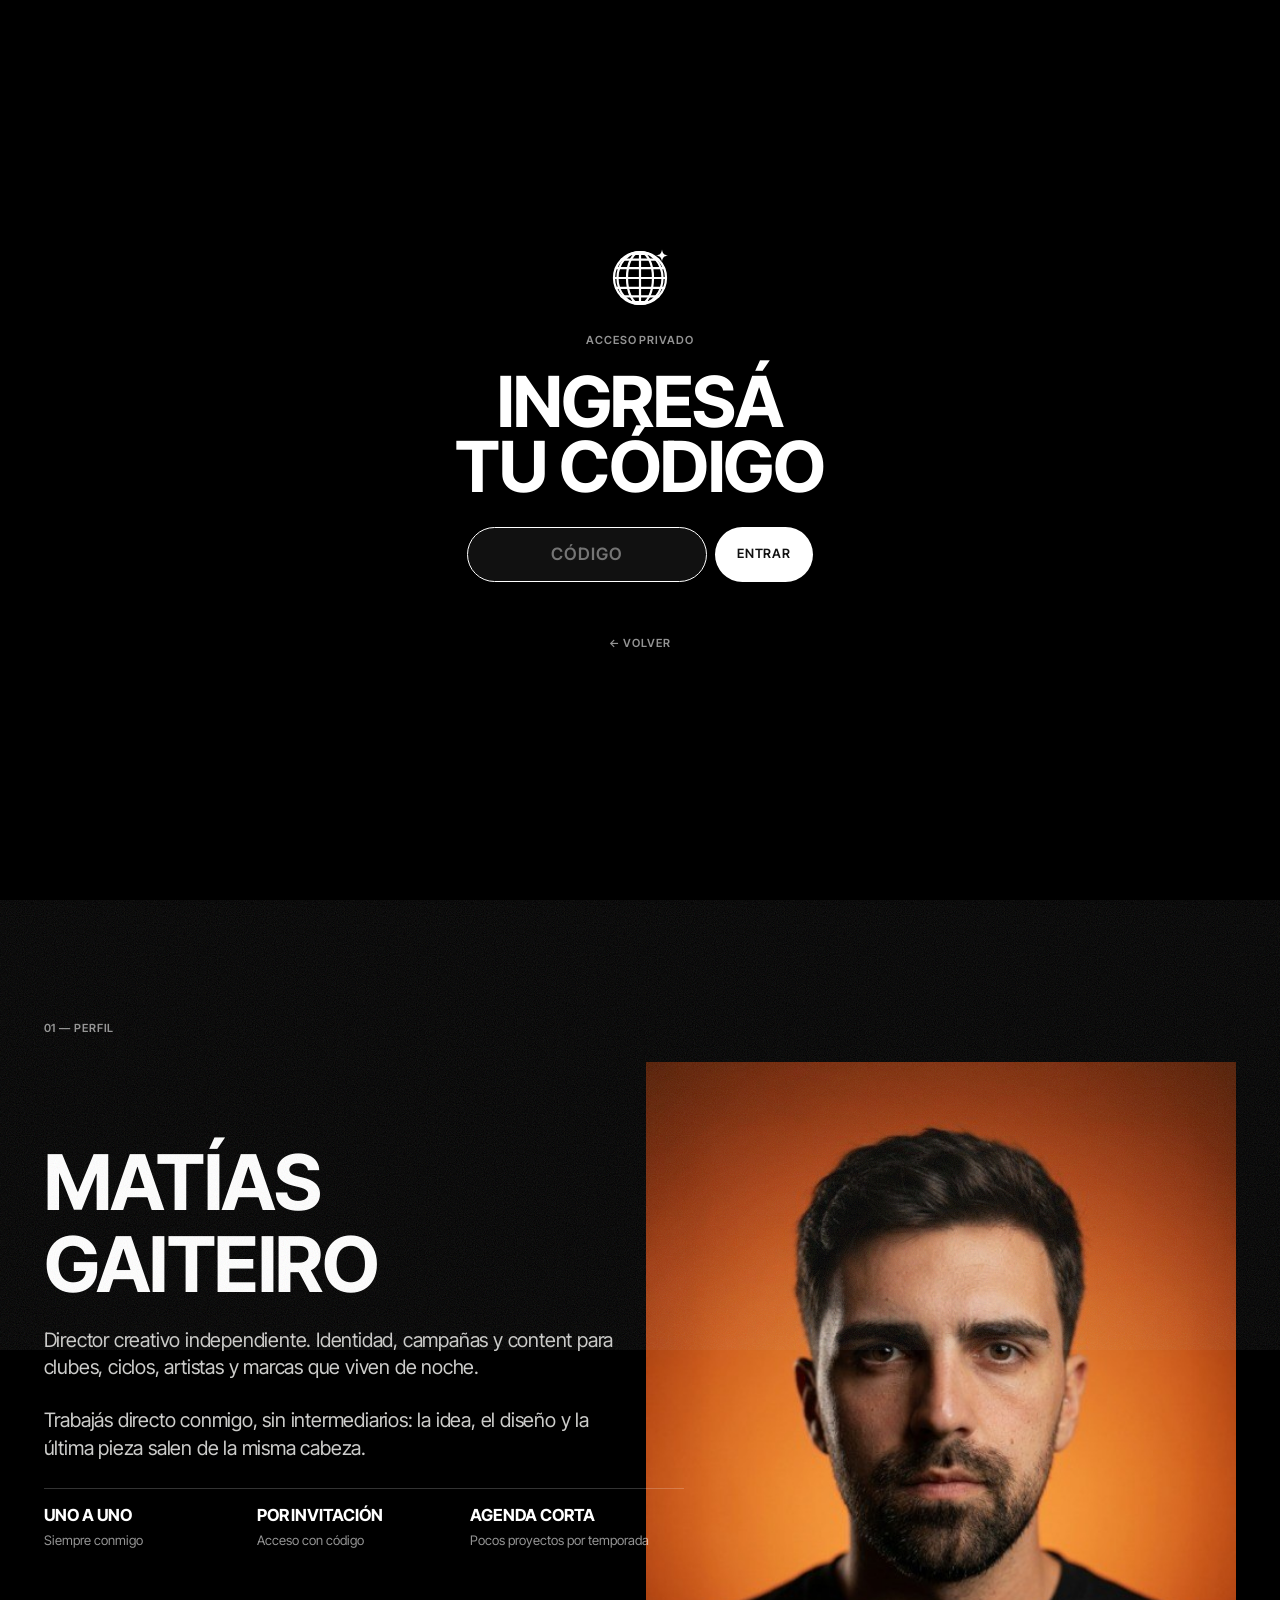
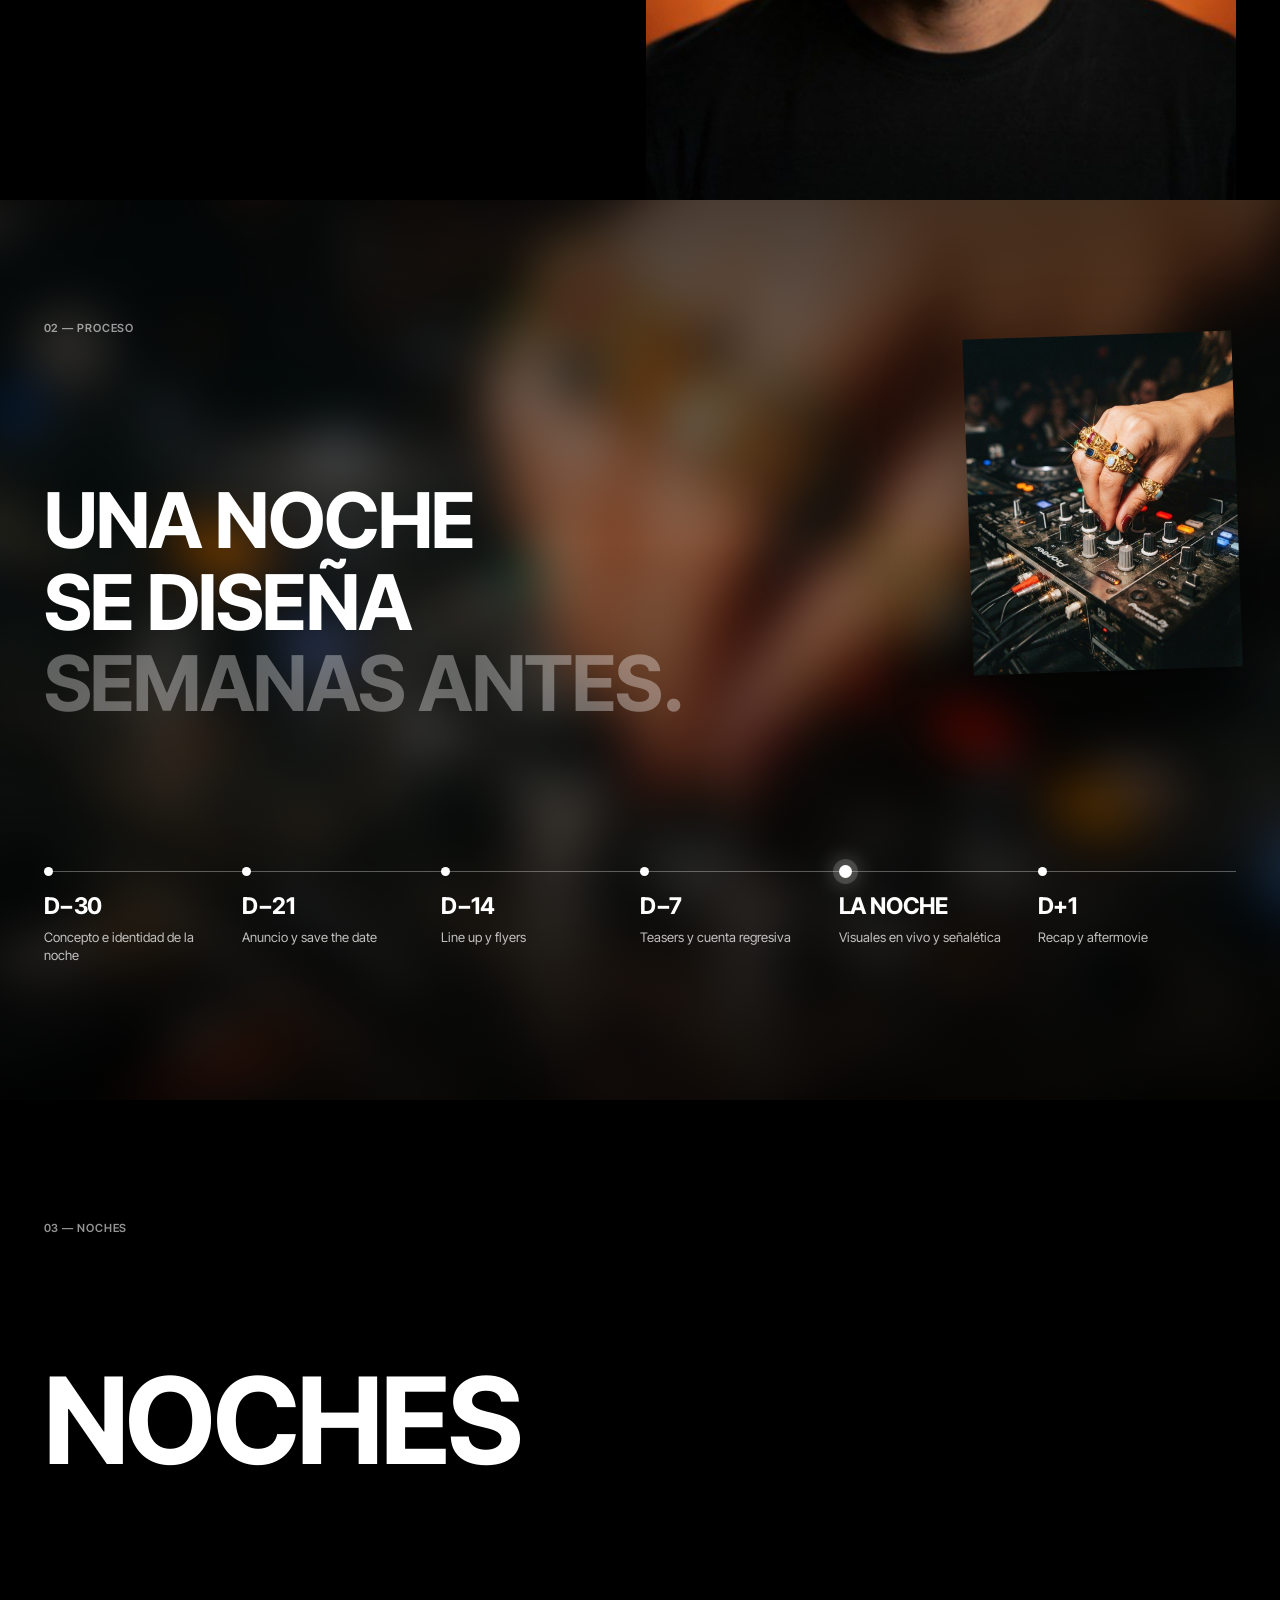
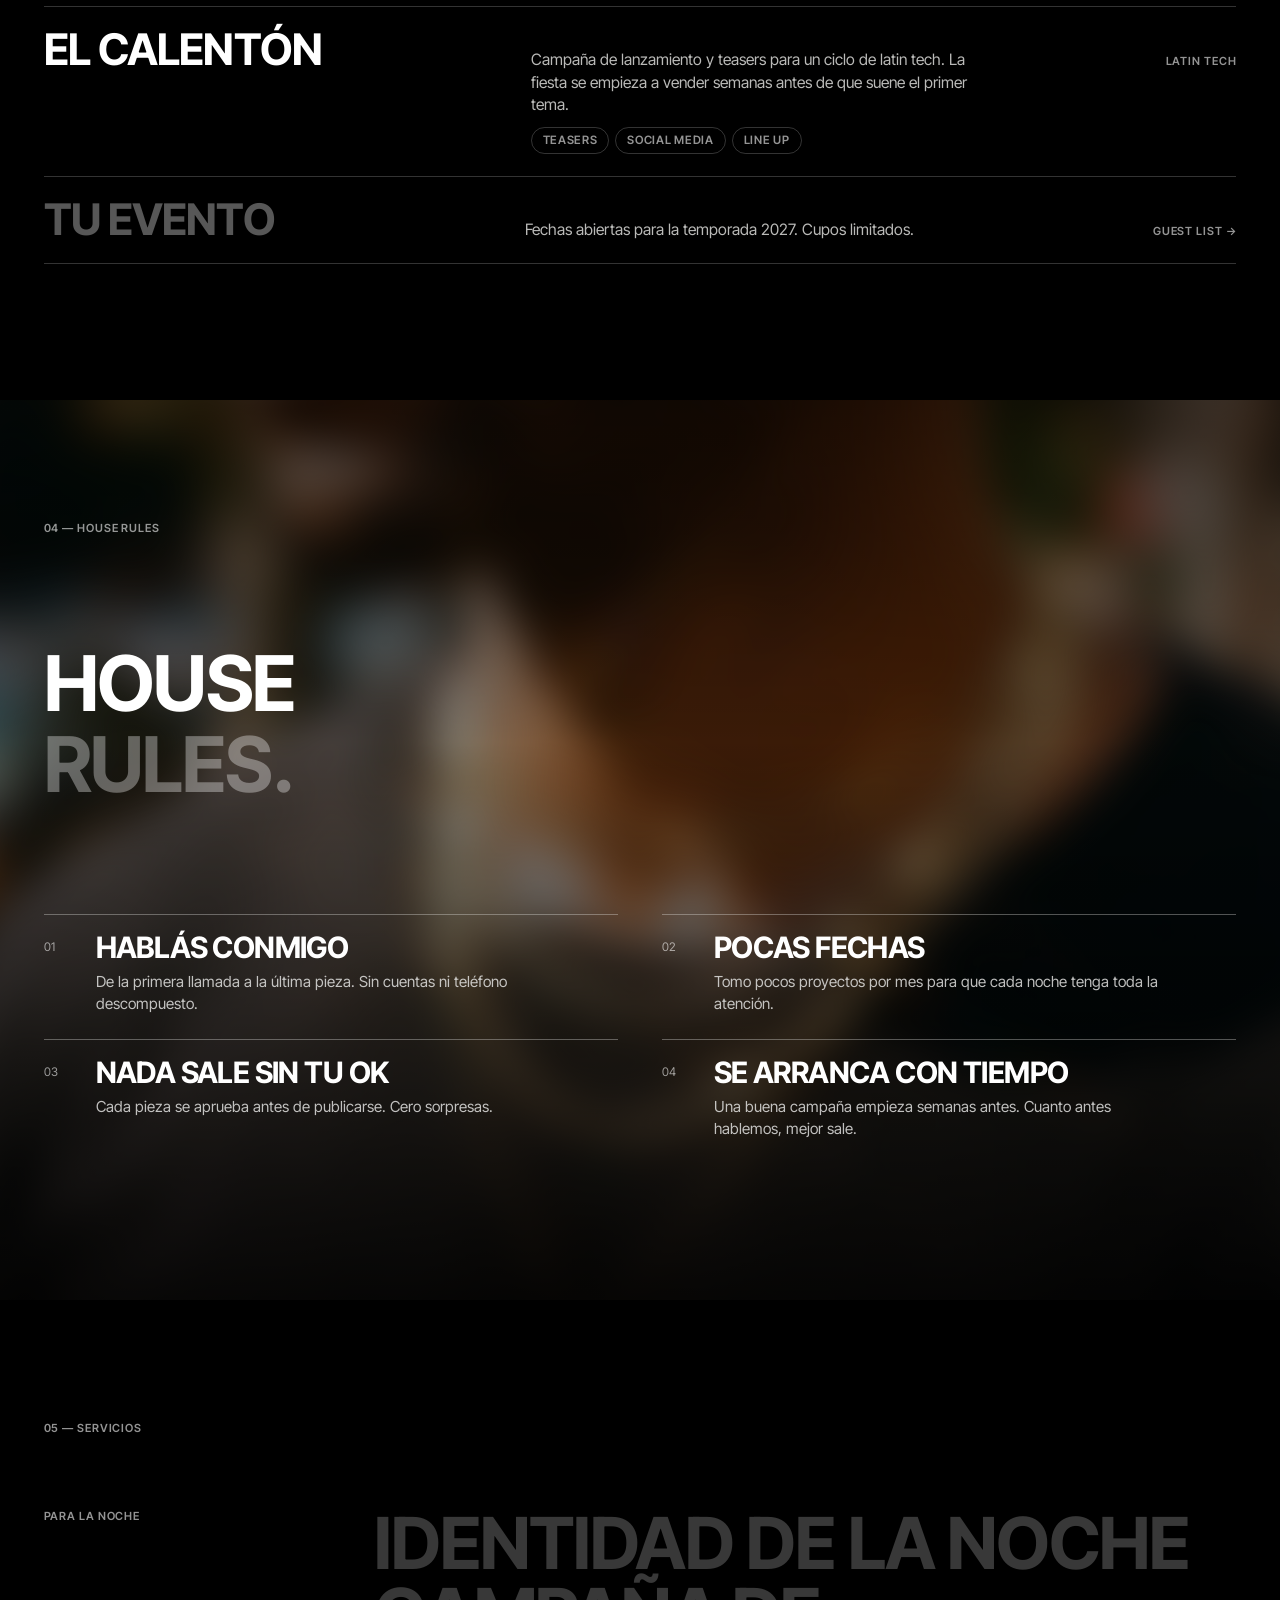
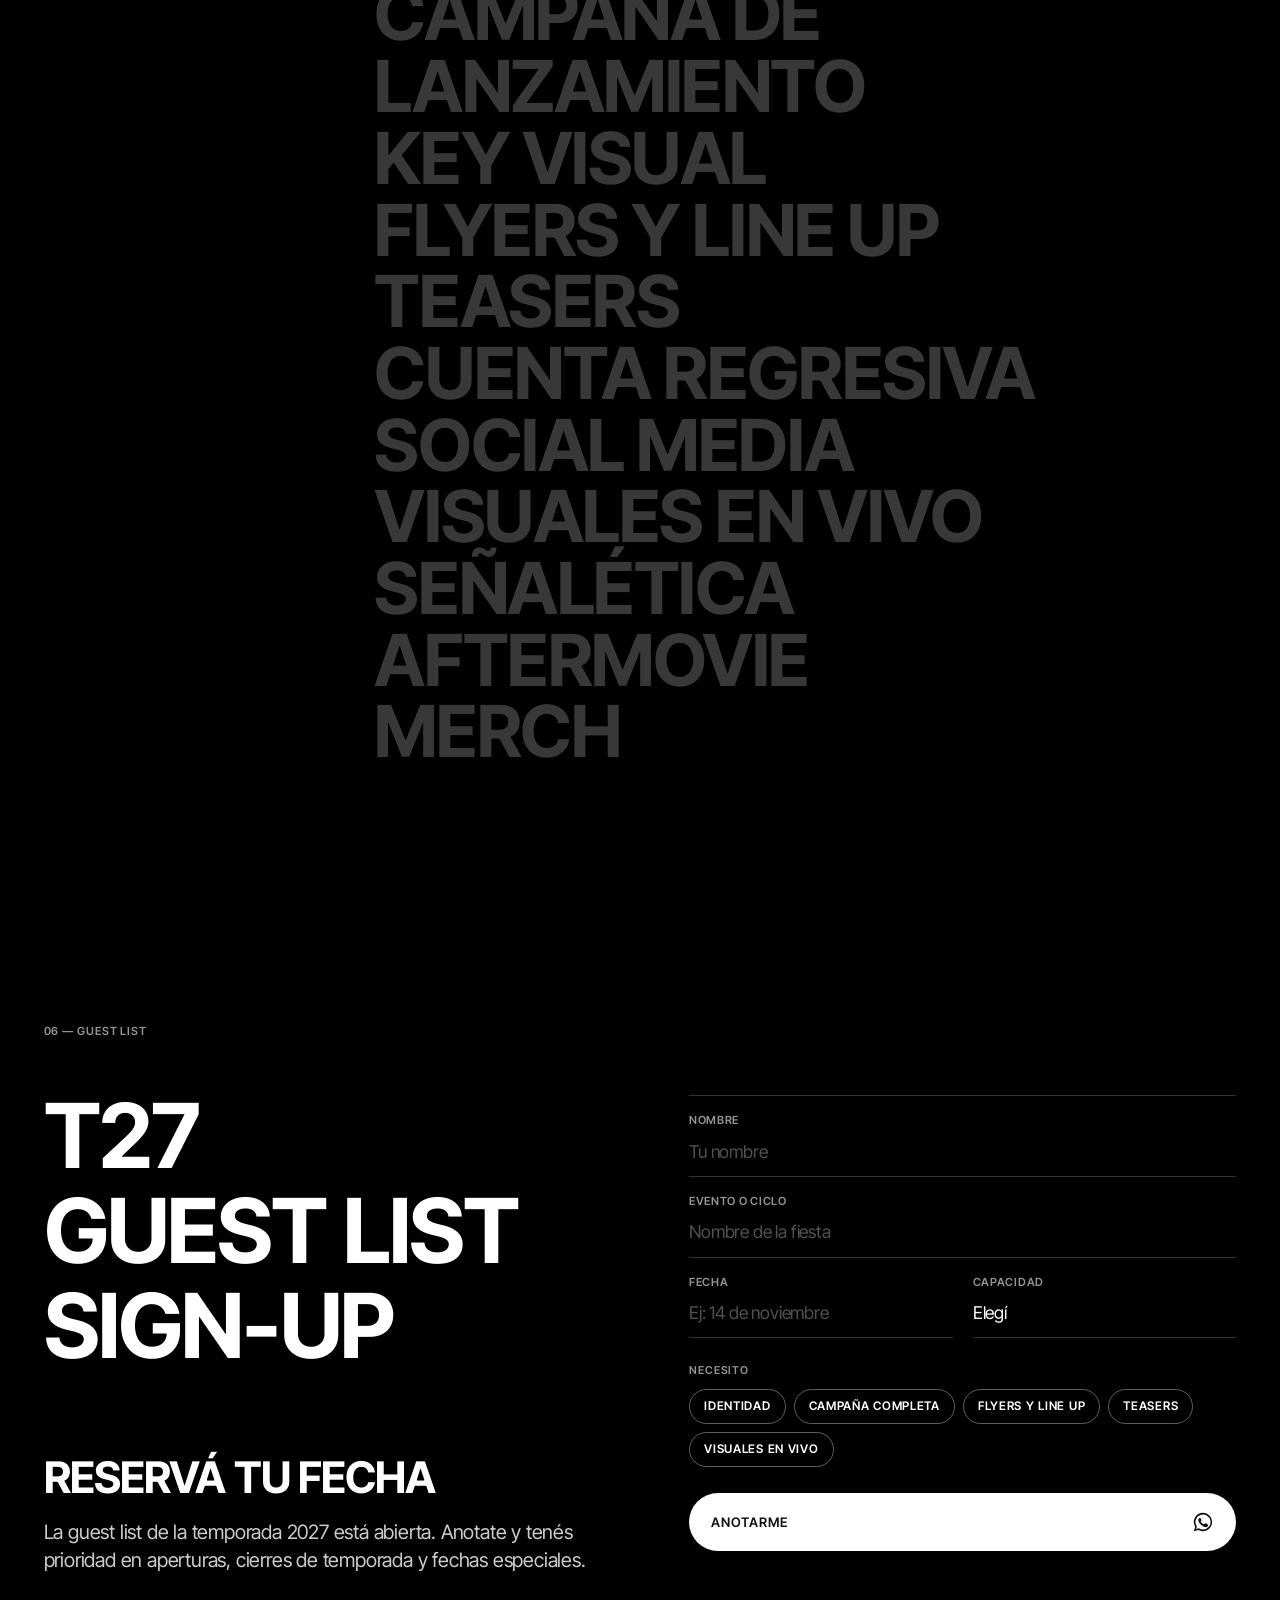
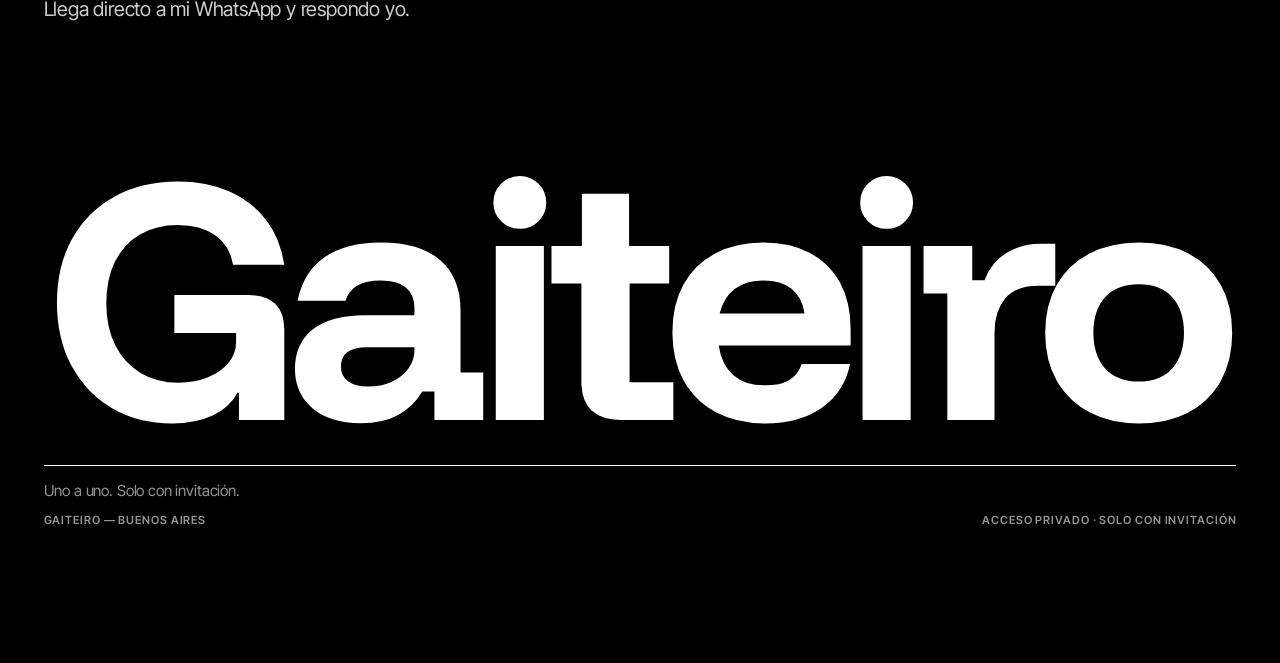
<file: gaiteiro/index.html>
<!DOCTYPE html>
<html lang="es-AR" data-title-key="g.title">
<head>
<meta charset="utf-8">
<meta name="viewport" content="width=device-width, initial-scale=1">
<title>Gaiteiro — Acceso privado</title>
<meta name="description" content="Gaiteiro: dirección creativa para la noche, por Matías Gaiteiro. Uno a uno, solo con invitación.">
<meta name="robots" content="noindex, nofollow">
<meta name="theme-color" content="#000000">
<link rel="icon" href="../assets/favicon.png?v=9" type="image/png">
<link rel="stylesheet" href="../assets/size.css?v=115">
<!-- GAITEIRO · el lado uno a uno de Matías. Logotipo en Funnel Display, todo lo demás en Inter Tight.
     Estructura: una noche de 22:00 a 05:00. Escenas que se apilan, alternando sólidos con grano
     y fotos desenfocadas. El reloj avanza minuto a minuto con el scroll.
     Se entra desde la bola de boliche de la web con el código (config.js → codigoGaiteiro). -->
<style>
:root{
  --solid:#000000; --solid2:#000000; --ink:#FFFFFF; --mute:rgba(255,255,255,.58); --line:rgba(255,255,255,.2);
  --sans:"Inter Tight","Helvetica Neue",Helvetica,Arial,sans-serif; --mono:"Inter Tight","Helvetica Neue",Arial,sans-serif; --logo:"Funnel Display","Inter Tight",sans-serif;
  --g:clamp(18px,3.4vw,48px); --ease:cubic-bezier(.2,.7,.2,1); --bpm:.484s; /* 124 BPM */
}
@font-face { font-family: "Funnel Display"; src: url("../assets/fonts/funnel-display-var.woff") format("woff"); font-weight: 300 800; font-display: swap; }
@font-face { font-family: "Inter Tight"; src: url("../assets/fonts/inter-tight-var.woff") format("woff"); font-weight: 100 900; font-style: normal; font-display: swap; }
*,*::before,*::after{box-sizing:border-box;border-radius:0}
html{scroll-behavior:smooth}
body{margin:0;background:var(--solid);color:var(--ink);font-family:var(--sans);font-size:17px;line-height:1.45;-webkit-font-smoothing:antialiased;overflow-x:hidden}
body.locked{overflow:hidden}
a{color:inherit}

/* Juego tipográfico: títulos en mayúscula, apilados y apretados; etiquetas chicas con aire */
.T{font-weight:700;text-transform:uppercase;letter-spacing:-.02em;line-height:.92;margin:0}
.T.xl{font-size:clamp(3rem,9.4vw,9.6rem)}
.T.l{font-size:clamp(2.3rem,6vw,6rem)}
.T.m{font-size:clamp(1.6rem,3.4vw,3.2rem);line-height:.92}
.T .dim{color:rgba(255,255,255,.34)}
.lab{font-family:var(--mono);font-size:.74rem;font-weight:400;text-transform:uppercase;letter-spacing:.04em}
.body{font-size:clamp(1.05rem,1.55vw,1.35rem);line-height:1.38;letter-spacing:-.01em;color:rgba(232,232,230,.88);max-width:30em;margin:0}

/* grano en todo + luz que sigue al cursor */
body::after{content:"";position:fixed;inset:-50%;z-index:90;pointer-events:none;opacity:.13;
  background-image:url("data:image/svg+xml,%3Csvg xmlns='http://www.w3.org/2000/svg' width='220' height='220'%3E%3Cfilter id='n'%3E%3CfeTurbulence type='fractalNoise' baseFrequency='.9' numOctaves='3' stitchTiles='stitch'/%3E%3C/filter%3E%3Crect width='100%25' height='100%25' filter='url(%23n)'/%3E%3C/svg%3E");
  animation:grain 1s steps(4) infinite}
@keyframes grain{0%{transform:translate(0,0)}33%{transform:translate(-3%,2%)}66%{transform:translate(2%,-3%)}100%{transform:translate(0,0)}}
.spot{position:fixed;inset:0;z-index:55;pointer-events:none;mix-blend-mode:soft-light;
  background:radial-gradient(circle at var(--x,70%) var(--y,30%),rgba(255,255,255,.45),rgba(255,255,255,0) 26%)}

/* logo */
.lg{font-weight:700;text-transform:uppercase;letter-spacing:-.02em;display:inline-flex;align-items:baseline;line-height:1;white-space:pre;text-decoration:none}
.lg .dot{display:inline-block;width:.19em;height:.19em;border-radius:50%;background:currentColor;margin-left:.04em}
.lg .caret{display:inline-block;width:.06em;height:.95em;background:currentColor;margin:0 .02em;transform:translateY(.14em);animation:blink .8s steps(1) infinite}
.lg .caret.hold{animation:none}
@keyframes blink{50%{opacity:0}}
.lg .dot{display:none} /* en la versión de noche el nombre va sin punto */

/* barra: guest list · logo · acceso */
.bar{position:fixed;top:0;left:0;right:0;z-index:60;display:flex;justify-content:space-between;align-items:center;gap:20px;height:72px;padding:0 var(--g);background:#000}
.bar .lg{font-size:24px}
.bar .lab{margin-left:auto;color:var(--mute)}

/* reloj que avanza con el scroll */
.clock{position:fixed;right:var(--g);bottom:var(--g);z-index:60;text-align:right;pointer-events:none}
.clock b{display:block;font-weight:700;font-size:clamp(1.6rem,3vw,2.6rem);letter-spacing:-.02em;line-height:.9;font-variant-numeric:tabular-nums}
.clock span{display:inline-flex;align-items:center;gap:8px;margin-top:8px;color:var(--mute)}
.clock span i{width:7px;height:7px;border-radius:50%;background:var(--ink);animation:beat var(--bpm) ease-out infinite}
@keyframes beat{0%{opacity:1;transform:scale(1.25)}60%,100%{opacity:.25;transform:scale(1)}}
.progress{position:fixed;left:var(--g);bottom:var(--g);z-index:60;display:flex;gap:6px}
.progress i{width:22px;height:2px;background:rgba(232,232,230,.25);transition:background .3s}
.progress i.on{background:var(--ink)}

/* escenas: sólidas con grano o con foto desenfocada */
.scene{position:sticky;top:0;height:100svh;min-height:640px;overflow:hidden;isolation:isolate;background:var(--solid)}
.scene.alt{background:var(--solid2)}
.scene .bg{position:absolute;inset:-8%;z-index:-3;background-size:cover;background-position:center;filter:blur(26px) saturate(1.3) brightness(.58);animation:pulse var(--bpm) ease-out infinite}
@keyframes pulse{0%{transform:scale(1.1)}18%{transform:scale(1.125)}100%{transform:scale(1.1)}}
.scene .shade{position:absolute;inset:0;z-index:-2;background:linear-gradient(180deg,rgba(0,0,0,.5),rgba(0,0,0,.05) 38%,rgba(0,0,0,.85))}
.photo{position:absolute;z-index:-1;object-fit:cover;box-shadow:0 30px 80px rgba(0,0,0,.45)}
.in{position:relative;z-index:1;height:100%;padding:calc(var(--g) + 76px) var(--g) calc(var(--g) + 92px);display:grid;align-content:space-between}

.fx{opacity:0;transform:translateY(26px);transition:opacity 1s ease,transform 1.1s var(--ease)}
.fx.on{opacity:1;transform:none}
.d1{transition-delay:.12s}.d2{transition-delay:.24s}.d3{transition-delay:.36s}

/* 22:00 · Puerta (foto) */
.s0 .bg{background-image:url(../escena/img/fiesta.jpg);filter:blur(9px) saturate(1.3) brightness(.5)}
.s0 h1{margin:0;font-size:clamp(3.6rem,14.6vw,15rem)}
.s0 .photo{width:min(24vw,340px);aspect-ratio:4/5;right:13%;top:16%;transform:rotate(3deg)}
.s0 .sub{display:flex;flex-wrap:wrap;justify-content:space-between;align-items:end;gap:18px;margin-top:22px}

/* 23:00 · Perfil (sólido + retrato) */
.s1 .photo{right:var(--g);bottom:0;height:82%;aspect-ratio:4/5;box-shadow:none}
.s1 .copy{width:min(640px,52vw);align-self:center;display:grid;gap:26px}
.facts{display:grid;grid-template-columns:repeat(3,1fr);border-top:1px solid var(--line)}
.facts div{padding:14px 14px 0 0}
.facts b{display:block;font-weight:700;text-transform:uppercase;letter-spacing:-.01em;font-size:clamp(1rem,1.3vw,1.2rem)}
.facts span{font-size:.82rem;color:var(--mute)}

/* 00:30 · La campaña (foto) */
.s2 .bg{background-image:url(../escena/img/dj.jpg)}
.tl{display:grid;grid-template-columns:repeat(6,1fr);border-top:1px solid rgba(232,232,230,.35)}
.tl div{padding:18px 16px 0 0;position:relative}
.tl div::before{content:"";position:absolute;left:0;top:-5px;width:9px;height:9px;border-radius:50%;background:var(--ink)}
.tl div.night::before{width:13px;height:13px;top:-7px;box-shadow:0 0 0 6px rgba(255,255,255,.16),0 0 24px #fff}
.tl b{display:block;font-weight:700;text-transform:uppercase;font-size:clamp(1.1rem,1.8vw,1.8rem);letter-spacing:-.02em;margin-bottom:6px}
.tl span{font-size:clamp(.82rem,1vw,.95rem);color:rgba(232,232,230,.82);line-height:1.35;display:block}
.s2 .photo{right:var(--g);top:15%;width:min(21vw,290px);aspect-ratio:4/5;transform:rotate(-2deg)}

/* 02:00 · Proyectos (sólido) */
.rows{border-top:1px solid var(--line)}
.prow{display:grid;grid-template-columns:1.2fr 1.6fr auto;gap:var(--g);align-items:baseline;padding:22px 0;border-bottom:1px solid var(--line);text-decoration:none}
.rows.fx{opacity:1;transform:none}
.rows .prow{opacity:0;transform:translateX(-14vw);transition:transform 1.3s var(--ease),opacity .9s ease}
.rows .prow:nth-child(2){transition-delay:.18s}
.rows.fx.on .prow{opacity:1;transform:none}
.prow p{margin:0;color:rgba(232,232,230,.8);font-size:.98rem;max-width:30em}
.prow .lab{color:var(--mute);text-align:right}
a.prow:hover .T{color:#fff}
.chips-ro{display:flex;flex-wrap:wrap;gap:6px;margin-top:10px}
.chips-ro span{border:1px solid var(--line);border-radius:999px;padding:4px 11px;font-family:var(--mono);font-size:.72rem;font-weight:400;letter-spacing:.03em;text-transform:uppercase;color:var(--mute)}

/* 03:30 · House rules (foto) */
.s4 .bg{background-image:url(../escena/img/cadenas.jpg);filter:blur(22px) saturate(1.3) brightness(.55)}
.rules{list-style:none;margin:0;padding:0;counter-reset:r;display:grid;grid-template-columns:1fr 1fr;gap:0 var(--g)}
.rules li{counter-increment:r;border-top:1px solid rgba(232,232,230,.35);padding:18px 0 24px;display:grid;grid-template-columns:44px 1fr;gap:8px}
.rules li::before{content:"0" counter(r);font-family:var(--mono);font-size:.74rem;font-weight:400;letter-spacing:.02em;color:var(--mute);padding-top:.5em}
.rules b{display:block;font-weight:700;text-transform:uppercase;font-size:clamp(1.3rem,2.3vw,2.2rem);letter-spacing:-.02em;line-height:.96}
.rules span{display:block;margin-top:10px;color:rgba(232,232,230,.82);font-size:.95rem;max-width:30em}

/* 05:00 · Guest list (sólido; no es sticky para poder crecer) */
.s5{position:relative;height:auto;min-height:100svh}
.s5 .in{height:auto;min-height:100svh;gap:56px}
.gl{display:grid;grid-template-columns:1.1fr 1fr;gap:var(--g);align-items:start}
.gl .left{display:grid;gap:clamp(40px,7vw,90px)}
form.list{border-top:1px solid var(--line)}
form.list label.f{display:block;padding:16px 0 0}
form.list label.f span{display:block;font-family:var(--mono);font-size:.7rem;font-weight:400;letter-spacing:.04em;text-transform:uppercase;color:var(--mute);margin-bottom:6px}
form.list input,form.list select{width:100%;font:inherit;font-size:1.1rem;letter-spacing:-.01em;color:var(--ink);background:transparent;border:0;border-bottom:1px solid var(--line);padding:4px 0 12px;outline:none;border-radius:0;-webkit-appearance:none;appearance:none}
form.list input::placeholder{color:rgba(232,232,230,.35)}
form.list input:focus,form.list select:focus{border-bottom-color:var(--ink)}
form.list select option{color:#111}
.two{display:grid;grid-template-columns:1fr 1fr;gap:20px}
.chips{display:flex;flex-wrap:wrap;gap:8px;margin-top:8px}
.chips label{cursor:pointer}
.chips input{position:absolute;opacity:0;pointer-events:none}
.chips span{display:inline-block;border:1px solid rgba(232,232,230,.4);border-radius:999px;padding:8px 14px;font-family:var(--mono);font-size:.74rem;font-weight:400;letter-spacing:.03em;text-transform:uppercase;transition:background .2s,color .2s,border-color .2s}
.chips input:checked+span{background:var(--ink);color:#111;border-color:var(--ink)}
.send{margin-top:26px;width:100%;display:flex;justify-content:space-between;align-items:center;gap:12px;background:var(--ink);color:#111;border:0;font:inherit;font-family:var(--mono);font-weight:500;font-size:.82rem;letter-spacing:.04em;text-transform:uppercase;padding:18px 22px;border-radius:999px;cursor:pointer;transition:background .2s}
.send:hover{background:#fff}
.send svg{width:22px;height:22px}
.foot{display:flex;flex-wrap:wrap;justify-content:space-between;gap:10px 28px;padding-right:200px;color:var(--mute)}

/* puerta: pedir código si se entra directo */
.door{position:fixed;inset:0;z-index:200;background:#000;display:grid;place-items:center;padding:20px;text-align:center}
.door[hidden]{display:none}
.door .T{font-size:clamp(2.2rem,6vw,4.4rem);margin-top:.3em}
.door form{display:flex;gap:8px;margin-top:28px;justify-content:center}
.door input{font:inherit;font-family:var(--mono);text-transform:uppercase;color:var(--ink);background:#111;border:1px solid #333;padding:14px 18px;border-radius:999px;outline:none;text-align:center;width:min(240px,60vw);letter-spacing:.06em}
.door input:focus{border-color:var(--ink)}
.door button{font:inherit;font-family:var(--mono);font-weight:500;font-size:.8rem;letter-spacing:.04em;text-transform:uppercase;background:var(--ink);color:#111;border:0;padding:14px 22px;border-radius:999px;cursor:pointer}
.door .msg{min-height:1.4em;color:var(--mute);font-size:.86rem;margin-top:14px}
.door a{color:var(--mute);text-decoration:none}

/* entrada: la puerta del club se abre */
.gate{position:fixed;inset:0;z-index:150;pointer-events:none}
.gate i{position:absolute;top:0;bottom:0;width:50.5%;background:#000;transition:transform 1.2s cubic-bezier(.7,0,.2,1)}
.gate i:first-child{left:0}.gate i:last-of-type{right:0}
.gate b{position:absolute;left:50%;top:0;bottom:0;width:2px;background:#fff;box-shadow:0 0 30px 6px rgba(255,255,255,.7);transform:translateX(-50%) scaleY(0);transition:transform .7s var(--ease),opacity .6s ease .9s;z-index:2}
.gate p{position:absolute;left:0;right:0;top:50%;transform:translateY(-50%);text-align:center;margin:0;color:#fff;font-size:clamp(.8rem,1.1vw,.95rem);letter-spacing:.12em;white-space:pre;transition:opacity .35s ease;z-index:3}
.gate p .cur{display:inline-block;width:.62em;height:1.15em;margin-left:.08em;vertical-align:-.22em;background:#fff;animation:blink .8s steps(1) infinite}
.gate p .cur.hold{animation:none}
.gate.light b{transform:translateX(-50%) scaleY(1)}
.gate.open i:first-child{transform:translateX(-100%)}
.gate.open i:last-of-type{transform:translateX(100%)}
.gate.open b,.gate.open p{opacity:0}
.gate.gone{display:none}

@media(max-width:860px){
  .bar{grid-template-columns:auto 1fr auto}
  .bar .lg{font-size:22px;justify-self:center}
  .bar span.lab{display:none}
  .s0 .photo,.s2 .photo{display:none}
  .s1 .photo{height:42%;right:0;top:0;bottom:auto;opacity:.95}
  .s1 .copy{width:100%;align-self:end}
  .tl{grid-template-columns:1fr 1fr;row-gap:22px;border-top:0}
  .tl div{border-top:1px solid rgba(232,232,230,.35)}
  .prow{grid-template-columns:1fr;gap:8px}
  .prow .lab{text-align:left}
  .rules,.gl{grid-template-columns:1fr}
  .rules li{padding:12px 0 14px}
  .clock b{font-size:1.4rem}
  .scene{min-height:0}
  .foot{padding-right:0;padding-bottom:40px}
}

/* ---------- Estilo Studio Size (v108): menú, títulos por líneas, lista que se enciende, pie gigante ---------- */
:root{--sz-bg:#000;--sz-fg:#fff;--sz-dim:rgba(255,255,255,.22);--sz-mute:rgba(255,255,255,.55);--sz-line:rgba(255,255,255,.3);--sz-top:72px;--sz-g:var(--g)}
.sz-menu{padding-bottom:max(36px,env(safe-area-inset-bottom))}
.sz-meta{font-family:var(--mono);font-size:.74rem;font-weight:400;text-transform:uppercase;letter-spacing:.04em}
.sz-menu-open .clock,.sz-menu-open .progress{opacity:0}
.clock,.progress{transition:opacity .4s ease}
body.end .clock,body.end .progress{opacity:0}
.T.fx[data-sz]{opacity:1;transform:none}
/* 04:15 · Lo que hago (sólido, se recorre: se enciende el renglón del centro) */
.s45{position:relative;height:auto;min-height:100svh}
.s45 .in{height:auto;min-height:100svh;align-content:start;gap:clamp(40px,8vh,90px)}
.s45 .sz-list li{font-size:clamp(2rem,5.6vw,6rem);line-height:1}
.s45 .wrapl{display:grid;grid-template-columns:1fr 3fr;gap:var(--g);align-items:start}
.s45 .wrapl .lab{position:sticky;top:110px;color:var(--mute)}
/* Pie: el nombre gigante */
.s5 .in{grid-template-columns:minmax(0,1fr)}
.end{min-width:0;overflow:hidden}
.big{display:inline-block;margin:clamp(40px,8vh,96px) 0 0;font-weight:700;text-transform:uppercase;letter-spacing:-.02em;line-height:.8;padding-bottom:.06em;white-space:nowrap;font-size:17vw}
.endrow{display:grid;gap:10px;margin-top:14px;padding-top:14px;border-top:1px solid #fff}
.endrow p{margin:0;color:var(--mute);font-size:.95rem;letter-spacing:-.01em}
.endrow .foot{padding-right:0}
@media(max-width:860px){.s45 .wrapl{grid-template-columns:1fr}.s45 .wrapl .lab{position:static}.bar .lab{display:none}}

/* ---------- v115: blanco y negro, sin mono, sin reloj; logotipo en Funnel Display ---------- */
.lab{font-family:var(--sans);font-weight:600;font-size:.7rem;letter-spacing:.08em;text-transform:uppercase}
.lg,.big{font-family:var(--logo);font-weight:700;letter-spacing:-.05em;text-transform:none} /* mismo logotipo que Eiro: Funnel Display Bold, −50 */
.gl .T.xl{font-size:clamp(2.8rem,7vw,7.2rem)}
.sz-meta{font-family:var(--sans);font-weight:600;font-size:.7rem;letter-spacing:.08em}
.chips span,.chips-ro span,form.list label.f span,.send,.door button,.door input{font-family:var(--sans);font-weight:600;letter-spacing:.06em}
.scene .bg{animation:none}
.clock,.progress{display:none}
.bar .lab{margin-left:auto}
.lang{display:inline-flex;align-items:center;gap:6px;margin:0 6px 0 22px;font-size:.72rem;font-weight:600;letter-spacing:.08em}
.lang span{color:#555}
.lang button{background:none;border:0;padding:6px 2px;font:inherit;letter-spacing:inherit;color:#777;cursor:pointer}
.lang button[aria-pressed="true"],.lang button:hover{color:#fff}
.sz-menu-open .lang,.sz-menu-open .bar .lab{visibility:hidden}
.i18n-wait body{visibility:hidden}
.door .mark{width:64px;height:64px;margin:0 auto 22px;color:#fff;display:block}
.ball-mark .ball-spark{transform-box:fill-box;transform-origin:center;animation:spark 2.4s ease-in-out infinite}
@keyframes spark{0%,100%{opacity:.2;transform:scale(.6)}50%{opacity:1;transform:scale(1)}}
@media(max-width:860px){.lang{margin-left:auto}}
@media(prefers-reduced-motion:reduce){.fx,.rows .prow{opacity:1;transform:none}body::after,.scene .bg,.clock span i{animation:none}.gate{display:none}}
</style>
<script>try { if (localStorage.getItem("eiro-lang") === "en") document.documentElement.classList.add("i18n-wait"); } catch (e) {}</script>
</head>
<body>

<div class="door" id="door" hidden>
  <div>
    <svg class="ball-mark mark" viewBox="0 0 64 64" aria-hidden="true"><g fill="none" stroke="currentColor" stroke-width="2.2" stroke-linecap="round"><circle cx="32" cy="32" r="26"/><path d="M7.98 22.05H56.02"/><path d="M7.98 41.95H56.02"/><path d="M13.62 13.62H50.38"/><path d="M13.62 50.38H50.38"/><path d="M22.05 7.98H41.95"/><path d="M22.05 56.02H41.95"/><path d="M6 32H58"/><ellipse cx="32" cy="32" rx="13.00" ry="26"/><ellipse cx="32" cy="32" rx="22.52" ry="26"/><path d="M32 6V58"/></g><path class="ball-spark" d="M54 3.5c.7 4.2 1.8 5.3 6 6-4.2.7-5.3 1.8-6 6-.7-4.2-1.8-5.3-6-6 4.2-.7 5.3-1.8 6-6Z" fill="currentColor" stroke="none"/></svg>
    <p class="lab" style="color:var(--mute)" data-i18n="g.door.k">Acceso privado</p>
    <h1 class="T" data-i18n="g.door.t">Ingresá<br>tu código</h1>
    <form id="door-f"><input type="text" autocomplete="off" autocapitalize="off" spellcheck="false" placeholder="Código" aria-label="Código" data-i18n-attr="placeholder:g.door.ph, aria-label:g.door.ph"><button type="submit" data-i18n="g.door.btn">Entrar</button></form>
    <p class="msg" aria-live="polite"></p>
    <a class="lab" href="../index.html" data-i18n="g.door.back">← Volver</a>
  </div>
</div>

<div class="gate" id="gate" aria-hidden="true"><i></i><b></b><p class="lab" id="gate-t" data-text="Acceso concedido" data-i18n-attr="data-text:g.gate"></p><i></i></div>
<div class="spot" id="spot" aria-hidden="true"></div>

<header class="bar" data-sz-bar>
  <a class="lg" href="#s0" aria-label="Gaiteiro">Gaiteiro<i class="dot"></i></a>
  <span class="lab" data-i18n="g.bar">Acceso privado</span>
  <div class="lang" role="group" aria-label="Idioma / Language"><button type="button" data-lang-btn="es">ES</button><span aria-hidden="true">/</span><button type="button" data-lang-btn="en">EN</button></div>
</header>
<!-- Menú a pantalla completa (lo arma ../assets/size.js) -->
<nav data-sz-menu hidden>
  <a href="#s0" data-i18n="g.m.0">Inicio</a><a href="#s1" data-i18n="g.m.1">Perfil</a><a href="#s2" data-i18n="g.m.2">Proceso</a><a href="#s3" data-i18n="g.m.3">Noches</a><a href="#s4">House rules</a><a href="#s45" data-i18n="g.m.5">Servicios</a><a href="#s5">Guest list</a>
</nav>
<template data-sz-extra>
  <div><span data-i18n="g.mx.1">Acceso</span><p data-i18n="g.bar">Acceso privado</p><p data-i18n="g.mx.inv">Solo con invitación</p></div>
  <div><span data-i18n="g.mx.2">Directo</span><a href="https://wa.me/5491134850669" target="_blank" rel="noopener">WhatsApp ↗</a></div>
  <div><span data-i18n="g.mx.3">Estudio</span><a href="../index.html">Eiro ↗</a></div>
</template>

<main>

  <!-- 01 · INICIO (foto desenfocada): el nombre se escribe de Eiro a Gaiteiro -->
  <section class="scene s0" id="s0">
    <div class="bg"></div><div class="shade"></div>
    <img class="photo fx" src="../escena/img/fiesta.jpg" alt="Manos arriba en una fiesta, con papelitos y luz de flash">
    <div class="in">
      <span></span>
      <div>
        <h1 style="margin:0"><span class="lg" id="hero-lg" aria-label="Gaiteiro">Eiro<i class="dot"></i></span></h1>
        <div class="sub">
          <p class="T m fx d1" data-sz="split" data-i18n="g.hero">Dirección creativa<br><span class="dim">para la noche.</span></p>
          <span class="lab fx d2" style="color:var(--mute)" data-i18n="g.hero.k">Uno a uno · Solo con invitación</span>
        </div>
      </div>
    </div>
  </section>

  <!-- 02 · PERFIL (sólido con grano) -->
  <section class="scene s1" id="s1">
    <img class="photo" src="../escena/img/matias.jpg?v=2" alt="Matías Gaiteiro">
    <div class="in">
      <span class="lab" style="color:var(--mute)"><span>01 — </span><span data-i18n="g.m.1">Perfil</span></span>
      <div class="copy">
        <h2 class="T l fx" data-sz="split">Matías<br>Gaiteiro</h2>
        <p class="body fx d1" data-i18n="g.p1">Director creativo independiente. Identidad, campañas y content para clubes, ciclos, artistas y marcas que viven de noche.</p>
        <p class="body fx d2" data-i18n="g.p2">Trabajás directo conmigo, sin intermediarios: la idea, el diseño y la última pieza salen de la misma cabeza.</p>
        <div class="facts fx d3">
          <div><b data-i18n="g.f1">Uno a uno</b><span data-i18n="g.f1s">Siempre conmigo</span></div>
          <div><b data-i18n="g.f2">Por invitación</b><span data-i18n="g.f2s">Acceso con código</span></div>
          <div><b data-i18n="g.f3">Agenda corta</b><span data-i18n="g.f3s">Pocos proyectos por temporada</span></div>
        </div>
      </div>
      <span></span>
    </div>
  </section>

  <!-- 03 · PROCESO (foto desenfocada) -->
  <section class="scene s2" id="s2">
    <div class="bg"></div><div class="shade"></div>
    <img class="photo fx" src="../escena/img/dj.jpg" alt="Mano con anillos en la consola de un DJ">
    <div class="in">
      <span class="lab" style="color:var(--mute)"><span>02 — </span><span data-i18n="g.m.2">Proceso</span></span>
      <h2 class="T l fx" data-sz="split" data-i18n="g.pr.t">Una noche<br>se diseña<br><span class="dim">semanas antes.</span></h2>
      <div class="tl fx d1">
        <div><b>D−30</b><span data-i18n="g.pr.1">Concepto e identidad de la noche</span></div>
        <div><b>D−21</b><span data-i18n="g.pr.2">Anuncio y save the date</span></div>
        <div><b>D−14</b><span data-i18n="g.pr.3">Line up y flyers</span></div>
        <div><b>D−7</b><span data-i18n="g.pr.4">Teasers y cuenta regresiva</span></div>
        <div class="night"><b data-i18n="g.pr.5t">La noche</b><span data-i18n="g.pr.5">Visuales en vivo y señalética</span></div>
        <div><b>D+1</b><span data-i18n="g.pr.6">Recap y aftermovie</span></div>
      </div>
    </div>
  </section>

  <!-- 04 · NOCHES (sólido con grano) -->
  <section class="scene s3 alt" id="s3">
    <div class="in">
      <span class="lab" style="color:var(--mute)"><span>03 — </span><span data-i18n="g.m.3">Noches</span></span>
      <h2 class="T xl fx" data-sz="split" data-i18n="g.m.3">Noches</h2>
      <div class="rows fx d1">
        <div class="prow">
          <h3 class="T m">El Calentón</h3>
          <div><p data-i18n="g.n1">Campaña de lanzamiento y teasers para un ciclo de latin tech. La fiesta se empieza a vender semanas antes de que suene el primer tema.</p><div class="chips-ro"><span>Teasers</span><span>Social media</span><span>Line up</span></div></div>
          <span class="lab">Latin tech</span>
        </div>
        <a class="prow" href="#s5">
          <h3 class="T m"><span class="dim" data-i18n="g.n2t">Tu evento</span></h3>
          <div><p data-i18n="g.n2">Fechas abiertas para la temporada 2027. Cupos limitados.</p></div>
          <span class="lab">Guest list →</span>
        </a>
      </div>
    </div>
  </section>

  <!-- 05 · HOUSE RULES (foto desenfocada) -->
  <section class="scene s4" id="s4">
    <div class="bg"></div><div class="shade"></div>
    <div class="in">
      <span class="lab" style="color:var(--mute)"><span>04 — </span>House rules</span>
      <h2 class="T l fx" data-sz="split">House<br><span class="dim">rules.</span></h2>
      <ol class="rules fx d1">
        <li><div><b data-i18n="g.r1t">Hablás conmigo</b><span data-i18n="g.r1">De la primera llamada a la última pieza. Sin cuentas ni teléfono descompuesto.</span></div></li>
        <li><div><b data-i18n="g.r2t">Pocas fechas</b><span data-i18n="g.r2">Tomo pocos proyectos por mes para que cada noche tenga toda la atención.</span></div></li>
        <li><div><b data-i18n="g.r3t">Nada sale sin tu ok</b><span data-i18n="g.r3">Cada pieza se aprueba antes de publicarse. Cero sorpresas.</span></div></li>
        <li><div><b data-i18n="g.r4t">Se arranca con tiempo</b><span data-i18n="g.r4">Una buena campaña empieza semanas antes. Cuanto antes hablemos, mejor sale.</span></div></li>
      </ol>
    </div>
  </section>

  <!-- 06 · SERVICIOS (sólido; se enciende el renglón del centro) -->
  <section class="scene s45" id="s45">
    <div class="in">
      <span class="lab" style="color:var(--mute)"><span>05 — </span><span data-i18n="g.m.5">Servicios</span></span>
      <div class="wrapl">
        <span class="lab" data-i18n="g.s.k">Para la noche</span>
        <ul class="sz-list" data-sz="hl"><li data-i18n="g.s.1">Identidad de la noche</li><li data-i18n="g.s.2">Campaña de lanzamiento</li><li>Key visual</li><li data-i18n="g.s.4">Flyers y line up</li><li>Teasers</li><li data-i18n="g.s.6">Cuenta regresiva</li><li>Social media</li><li data-i18n="g.s.8">Visuales en vivo</li><li data-i18n="g.s.9">Señalética</li><li>Aftermovie</li><li>Merch</li></ul>
      </div>
    </div>
  </section>

  <!-- 07 · GUEST LIST (sólido con grano) -->
  <section class="scene s5" id="s5">
    <div class="in">
      <span class="lab" style="color:var(--mute)"><span>06 — </span>Guest list</span>
      <div class="gl">
        <div class="left">
          <h2 class="T xl fx" data-sz="split">T27<br>Guest list<br>Sign-up</h2>
          <div class="fx d1" style="display:grid;gap:22px">
            <h3 class="T m" data-i18n="g.gl.t">Reservá tu fecha</h3>
            <p class="body" data-i18n="g.gl.1">La guest list de la temporada 2027 está abierta. Anotate y tenés prioridad en aperturas, cierres de temporada y fechas especiales.</p>
            <p class="body" data-i18n="g.gl.2">Llega directo a mi WhatsApp y respondo yo.</p>
          </div>
        </div>
        <form class="list fx d2" id="gl-form">
          <label class="f"><span data-i18n="g.fm.n">Nombre</span><input id="f-name" autocomplete="name" placeholder="Tu nombre" data-i18n-attr="placeholder:g.fm.nph"></label>
          <label class="f"><span data-i18n="g.fm.e">Evento o ciclo</span><input id="f-event" placeholder="Nombre de la fiesta" data-i18n-attr="placeholder:g.fm.eph"></label>
          <div class="two">
            <label class="f"><span data-i18n="g.fm.d">Fecha</span><input id="f-date" placeholder="Ej: 14 de noviembre" data-i18n-attr="placeholder:g.fm.dph"></label>
            <label class="f"><span data-i18n="g.fm.c">Capacidad</span><select id="f-cap"><option value="" data-i18n="g.fm.c0">Elegí</option><option data-i18n="g.fm.c1">Hasta 300</option><option data-i18n="g.fm.c2">300 a 1.000</option><option data-i18n="g.fm.c3">1.000 a 3.000</option><option data-i18n="g.fm.c4">Más de 3.000</option></select></label>
          </div>
          <div class="f" style="padding-top:18px"><span class="lab" style="color:var(--mute);font-size:.68rem" data-i18n="g.fm.need">Necesito</span>
            <div class="chips">
              <label><input type="checkbox" value="Identidad"><span data-i18n="g.ch.1">Identidad</span></label>
              <label><input type="checkbox" value="Campaña completa"><span data-i18n="g.ch.2">Campaña completa</span></label>
              <label><input type="checkbox" value="Flyers y line up"><span data-i18n="g.s.4">Flyers y line up</span></label>
              <label><input type="checkbox" value="Teasers"><span>Teasers</span></label>
              <label><input type="checkbox" value="Visuales en vivo"><span data-i18n="g.s.8">Visuales en vivo</span></label>
            </div>
          </div>
          <button class="send" type="submit"><span data-i18n="g.fm.send">Anotarme</span>
            <svg viewBox="0 0 24 24" aria-hidden="true"><path fill="currentColor" d="M12 2a10 10 0 0 0-8.6 15.1L2 22l5-1.3A10 10 0 1 0 12 2Zm0 18.2a8.2 8.2 0 0 1-4.2-1.2l-.3-.2-3 .8.8-2.9-.2-.3A8.2 8.2 0 1 1 12 20.2Zm4.5-6.1c-.2-.1-1.5-.7-1.7-.8-.2-.1-.4-.1-.6.1l-.8 1c-.1.2-.3.2-.5.1a6.7 6.7 0 0 1-3.3-2.9c-.3-.4.2-.4.7-1.3.1-.2 0-.3 0-.4l-.8-1.8c-.2-.5-.4-.4-.6-.4h-.5a1 1 0 0 0-.7.3 3 3 0 0 0-.9 2.2 5.2 5.2 0 0 0 1.1 2.7 11.8 11.8 0 0 0 4.5 4c1.7.7 2.3.8 3.2.6.5-.1 1.5-.6 1.7-1.2.2-.6.2-1.1.2-1.2-.1-.1-.3-.2-.5-.3Z"/></svg>
          </button>
        </form>
      </div>
      <div class="end" id="end">
        <p class="big" id="big" aria-hidden="true">Gaiteiro</p>
        <div class="endrow">
          <p data-i18n="g.end">Uno a uno. Solo con invitación.</p>
          <div class="foot lab"><span>Gaiteiro — Buenos Aires</span><span data-i18n="g.end.k">Acceso privado · Solo con invitación</span></div>
        </div>
      </div>
    </div>
  </section>

</main>

<script src="../assets/i18n-gaiteiro.js?v=115"></script>
<script src="../assets/i18n.js?v=115"></script>
<script src="../config.js?v=115"></script>
<script src="../assets/size.js?v=115"></script>
<script>
(function () {
  var T = window.t || function (k, es) { return es; };
  var cfg = window.EIRO_CONFIG || {};
  var code = String(cfg.codigoGaiteiro || "gaiteiro3").toLowerCase().replace(/\s+/g, "");
  var phone = String(cfg.whatsapp || "5491134850669").replace(/\D/g, "");
  var reduce = window.matchMedia && window.matchMedia("(prefers-reduced-motion: reduce)").matches;
  var ok = false; try { ok = sessionStorage.getItem("gaiteiro") === "1"; } catch (e) {}
  var door = document.getElementById("door"), gate = document.getElementById("gate");

  /* ---------- Acceso: se tipea ACCESO CONCEDIDO y la puerta se abre ---------- */
  function enter() {
    if (reduce) { gate.classList.add("gone"); play(); return; }
    document.body.classList.add("locked");
    var gt = document.getElementById("gate-t"), word = gt.getAttribute("data-text"), cur = document.createElement("span");
    cur.className = "cur"; gt.appendChild(cur);
    var t = 380;
    word.split("").forEach(function (ch, i) {
      t += ch === " " ? 120 : 62 + (i % 3) * 14;
      setTimeout(function () { gt.insertBefore(document.createTextNode(ch), cur); cur.classList.add("hold"); clearTimeout(cur._r); cur._r = setTimeout(function () { cur.classList.remove("hold"); }, 260); }, t);
    });
    t += 750; setTimeout(function () { gate.classList.add("light"); }, t);
    t += 700; setTimeout(function () { gate.classList.add("open"); }, t);
    t += 1150; setTimeout(function () { gate.classList.add("gone"); document.body.classList.remove("locked"); play(); }, t);
  }
  if (!ok) {
    door.hidden = false;
    var f = document.getElementById("door-f"), inp = f.querySelector("input"), msg = door.querySelector(".msg");
    inp.focus();
    f.addEventListener("submit", function (e) {
      e.preventDefault();
      if (inp.value.toLowerCase().replace(/\s+/g, "") === code) {
        try { sessionStorage.setItem("gaiteiro", "1"); } catch (err) {}
        door.hidden = true; enter();
      } else { msg.textContent = T("g.door.no", "Código incorrecto. El acceso es solo por invitación."); }
    });
  } else { enter(); }

  /* ---------- El nombre: en Eiro se borra "Gait"; acá se vuelve a escribir ---------- */
  var played = false;
  function play() {
    if (played) return; played = true;
    var lg = document.getElementById("hero-lg"), dot = lg.querySelector(".dot");
    var reveal = function () { document.querySelectorAll(".s0 .fx").forEach(function (el) { el.classList.add("on"); }); };
    if (reduce) { lg.textContent = "Gaiteiro"; lg.appendChild(dot); reveal(); return; }
    lg.textContent = "Eiro"; lg.appendChild(dot);
    var caret = document.createElement("i"); caret.className = "caret";
    var text = lg.firstChild, t = 450, later = function (fn, ms) { setTimeout(fn, ms); };
    later(function () { lg.insertBefore(caret, text); }, t);
    t += 550; later(function () { text.nodeValue = "eiro"; caret.classList.add("hold"); }, t);
    "Gait".split("").forEach(function (ch, i) { t += 120 + (i % 2) * 40; later(function () { lg.insertBefore(document.createTextNode(ch), caret); }, t); });
    t += 450; later(function () { caret.classList.remove("hold"); lg.insertBefore(caret, dot); reveal(); }, t);
    t += 1400; later(function () { caret.remove(); }, t);
  }

  /* ---------- Cada escena se enciende cuando llega arriba ---------- */
  var scenes = [].slice.call(document.querySelectorAll(".scene")), shown = -1;
  function tick() {
    var y = window.scrollY + window.innerHeight * 0.35, top = 0, idx = 0;
    for (var i = 0; i < scenes.length; i++) { if (y >= top) idx = i; top += scenes[i].offsetHeight; }
    if (idx !== shown) { shown = idx; if (idx > 0) scenes[idx].querySelectorAll(".fx").forEach(function (el) { el.classList.add("on"); }); }
  }
  window.addEventListener("scroll", tick, { passive: true }); window.addEventListener("resize", tick); tick();

  /* ---------- Links a escenas: están pegadas arriba (sticky), así que se calcula su lugar real ---------- */
  document.addEventListener("click", function (e) {
    var a = e.target.closest('a[href^="#s"]'); if (!a) return;
    var target = document.querySelector(a.getAttribute("href")); var i = scenes.indexOf(target); if (i < 0) return;
    e.preventDefault();
    var y = scenes[0].parentNode.offsetTop; for (var k = 0; k < i; k++) y += scenes[k].offsetHeight;
    window.scrollTo({ top: y + 2, behavior: reduce ? "auto" : "smooth" });
  });

  /* ---------- Pie: GAITEIRO ocupa todo el ancho ---------- */
  var big = document.getElementById("big"), end = document.getElementById("end");
  function fit() { big.style.fontSize = "100px"; var w = big.getBoundingClientRect().width; if (w) big.style.fontSize = (99.5 * end.clientWidth / w) + "px"; }
  fit(); window.addEventListener("resize", fit); if (document.fonts && document.fonts.ready) document.fonts.ready.then(fit);

  /* ---------- Luz que sigue al cursor (en celular se mueve sola) ---------- */
  var spot = document.getElementById("spot");
  if (window.matchMedia("(hover: hover)").matches) {
    window.addEventListener("pointermove", function (e) { spot.style.setProperty("--x", e.clientX + "px"); spot.style.setProperty("--y", e.clientY + "px"); }, { passive: true });
  } else if (!reduce) {
    var t0 = Date.now();
    (function drift() { var t = (Date.now() - t0) / 4000; spot.style.setProperty("--x", (50 + 30 * Math.sin(t)) + "%"); spot.style.setProperty("--y", (35 + 15 * Math.cos(t * 1.3)) + "%"); requestAnimationFrame(drift); })();
  }

  /* ---------- Guest list → WhatsApp ---------- */
  document.getElementById("gl-form").addEventListener("submit", function (e) {
    e.preventDefault();
    var v = function (id) { var el = document.getElementById(id); return el.tagName === "SELECT" ? (el.value ? el.options[el.selectedIndex].text : "") : (el.value || "").trim(); };
    var needs = [].slice.call(this.querySelectorAll(".chips input:checked")).map(function (c) { return c.nextElementSibling.textContent; });
    var lines = [T("g.wa", "Hola Matías, entré con código y quiero anotarme en la guest list.")];
    if (v("f-name")) lines.push(T("g.fm.n", "Nombre") + ": " + v("f-name"));
    if (v("f-event")) lines.push(T("g.wa.e", "Evento") + ": " + v("f-event"));
    if (v("f-date")) lines.push(T("g.fm.d", "Fecha") + ": " + v("f-date"));
    if (v("f-cap")) lines.push(T("g.fm.c", "Capacidad") + ": " + v("f-cap"));
    if (needs.length) lines.push(T("g.fm.need", "Necesito") + ": " + needs.join(", "));
    window.open("https://wa.me/" + phone + "?text=" + encodeURIComponent(lines.join("\n")), "_blank", "noopener");
  });
})();
</script>
</body>
</html>
</file>
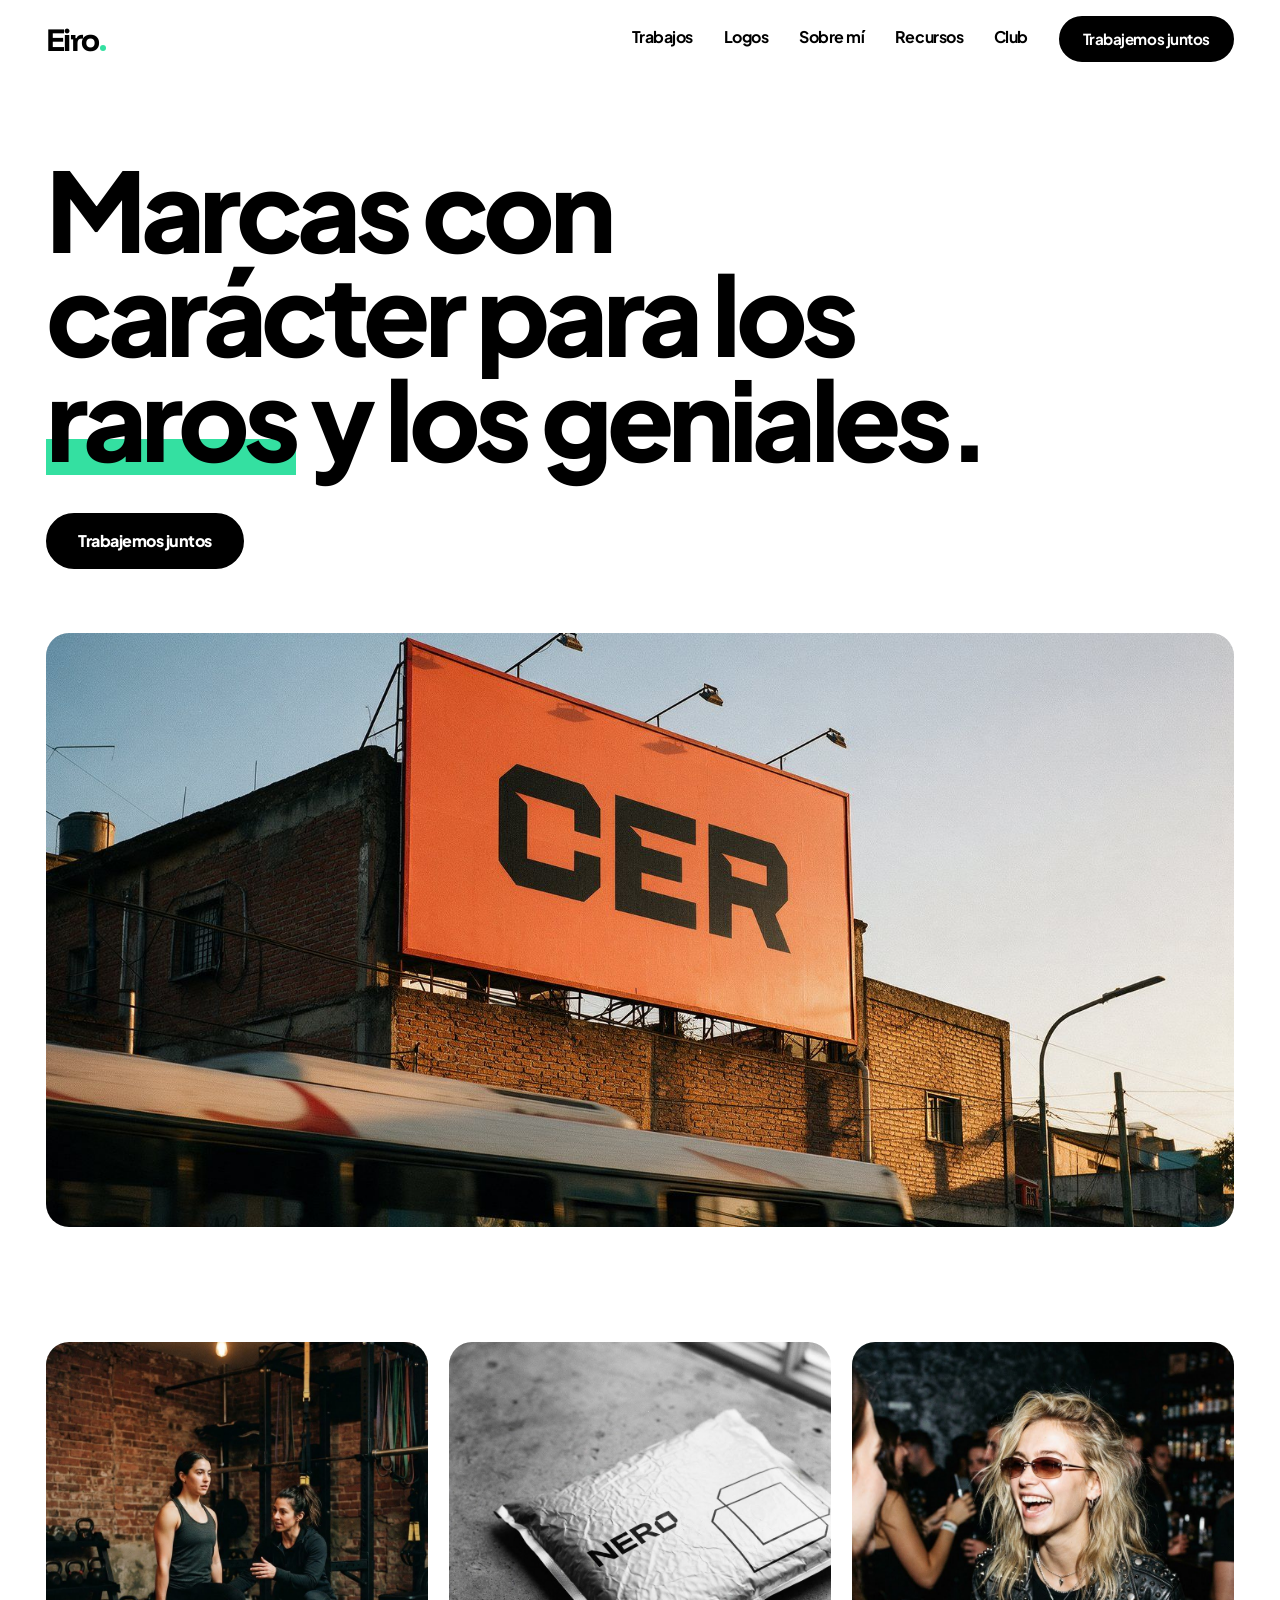
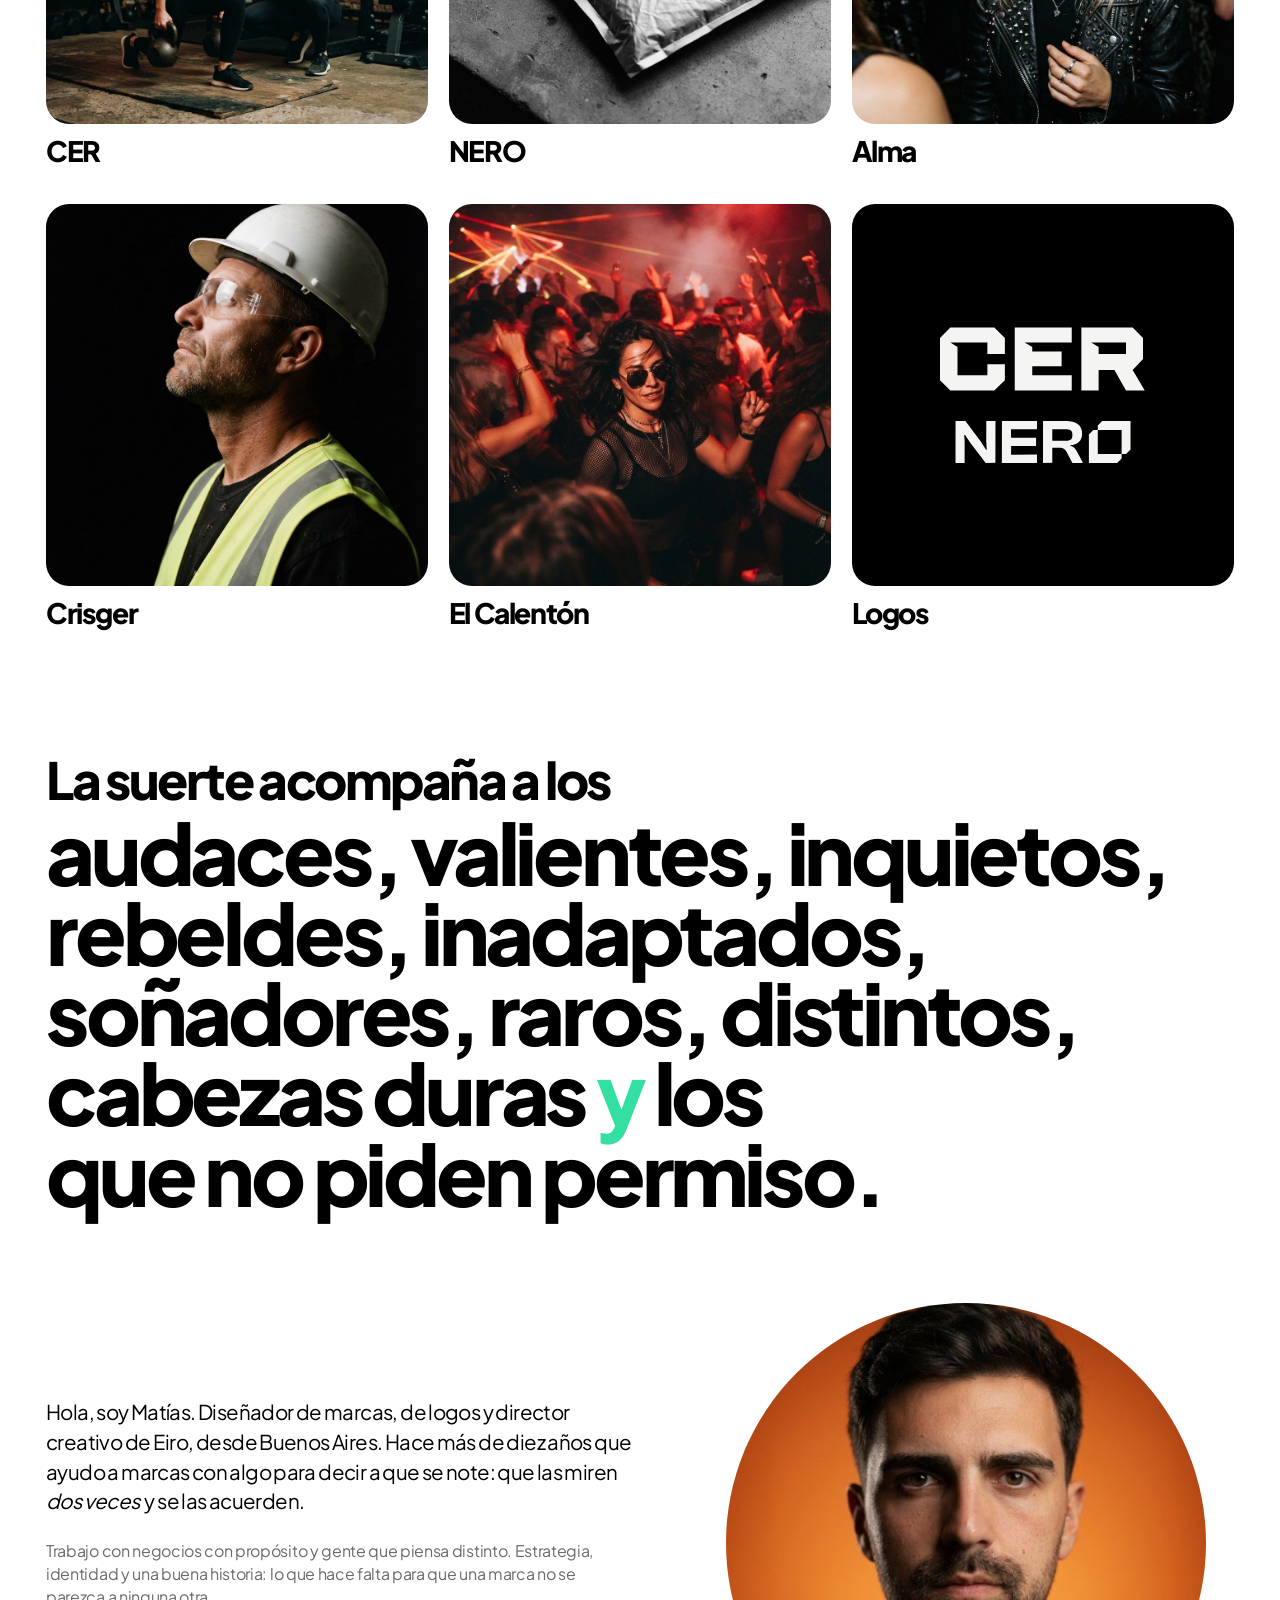
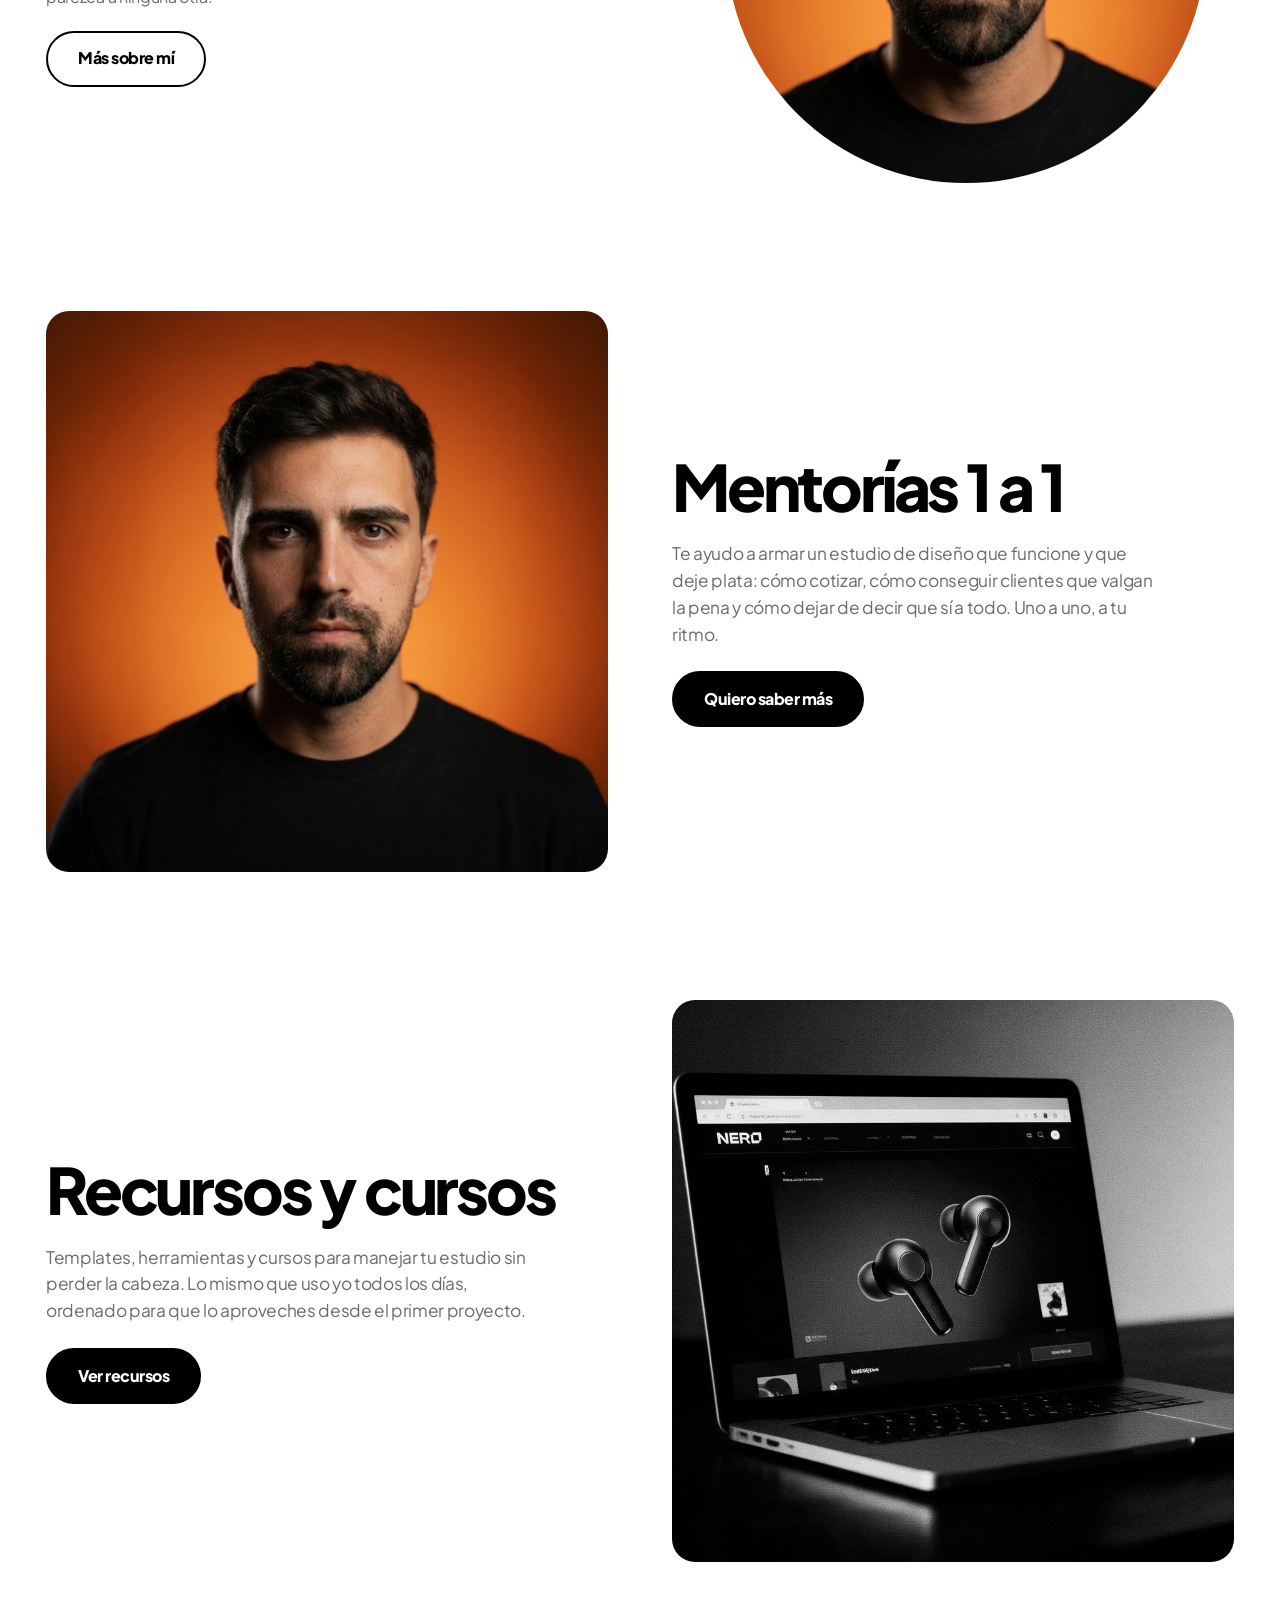
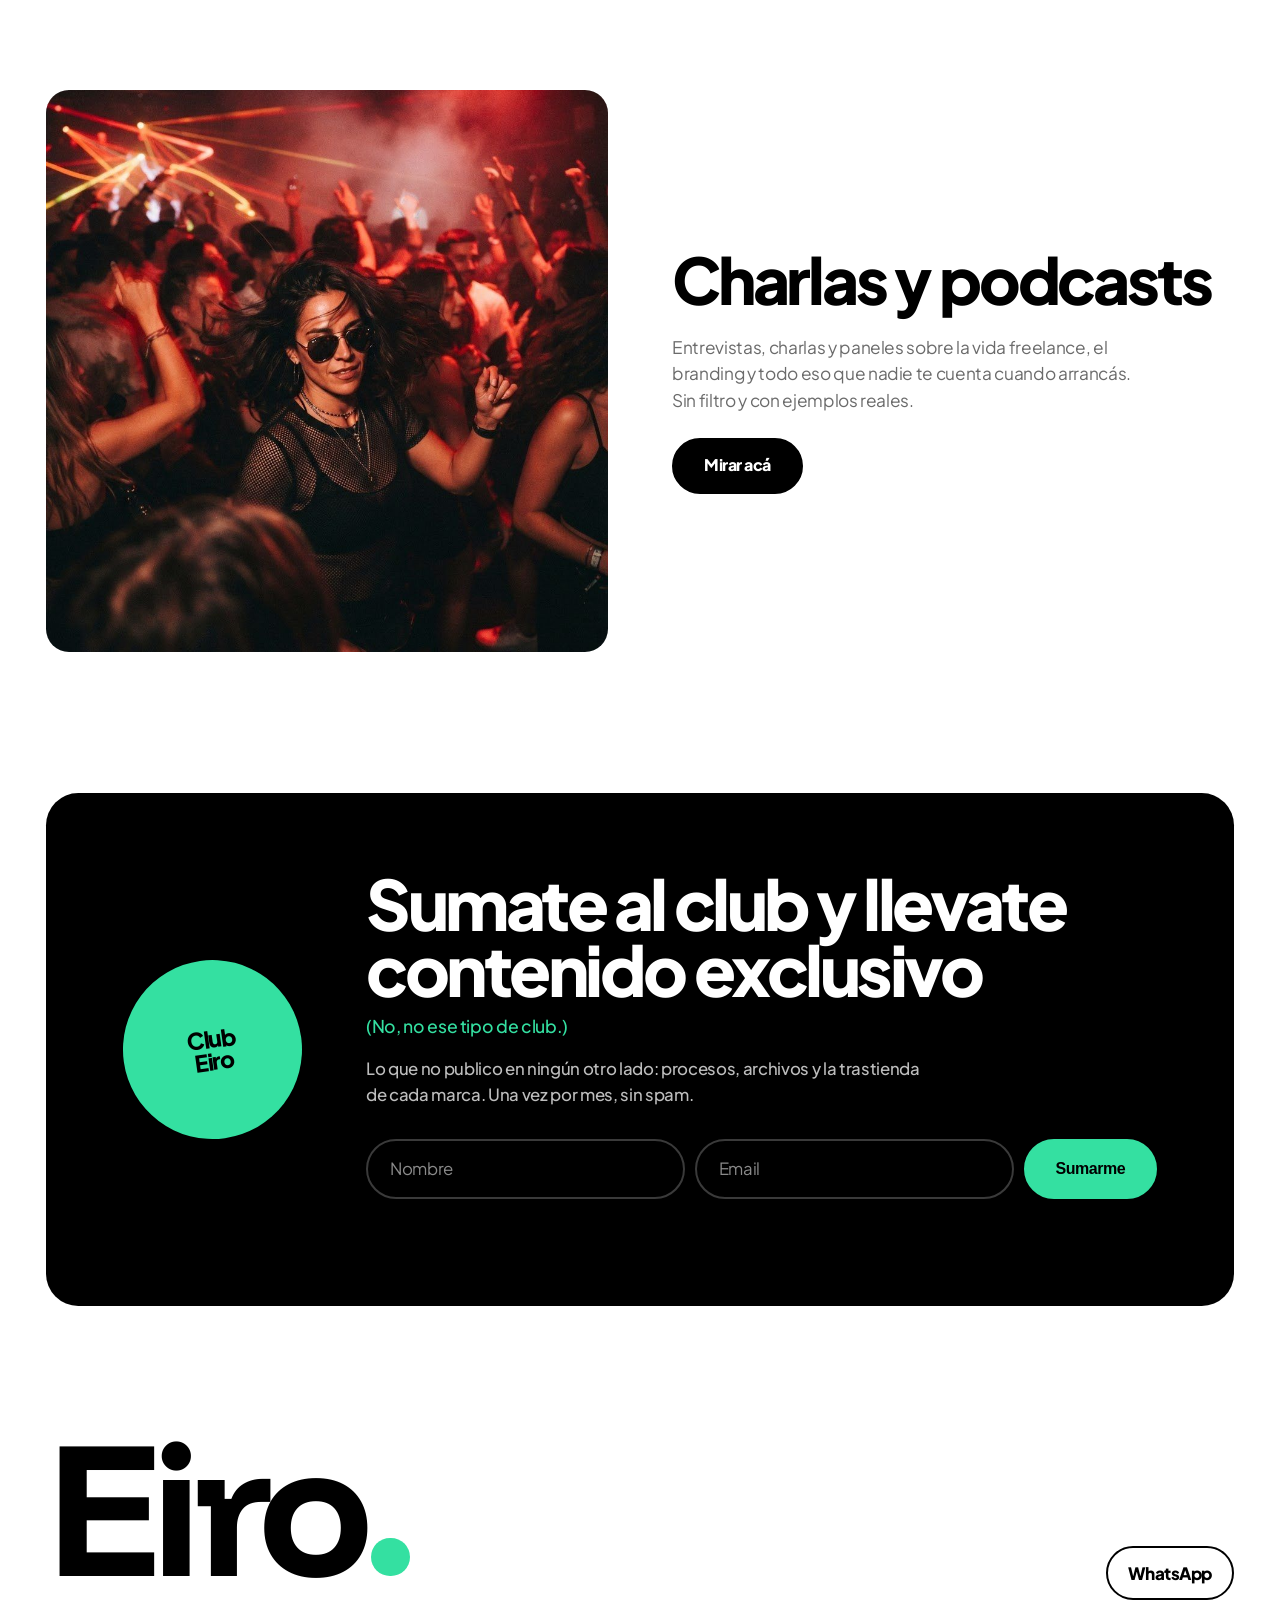
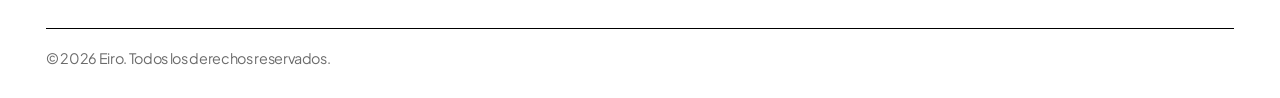
<file: matias/index.html>
<!DOCTYPE html>
<html lang="es-AR">
<head>
<meta charset="utf-8">
<meta name="viewport" content="width=device-width, initial-scale=1">
<title>Eiro — Marcas con carácter</title>
<meta name="description" content="Eiro: marcas con carácter para los raros y los geniales. Branding, logos, mentorías y recursos para diseñadores.">
<meta name="robots" content="noindex, nofollow">
<meta name="theme-color" content="#FFFFFF">
<link rel="icon" href="../assets/favicon.png?v=9" type="image/png">
<link rel="apple-touch-icon" href="../assets/apple-touch-icon.png?v=9">
<!-- EIRO · /matias/ — página independiente, sin relación con las otras webs.
     Estructura y voz basadas en cjcawley.com: titular grande + botón, reel, seis trabajos, "la suerte acompaña a…",
     bio con retrato, tres bloques (mentorías, recursos, charlas), club con suscripción y pie con redes.
     Tipografía: Plus Jakarta Sans, titulares en minúscula con interletrado −50 · Logotipo: Funnel Display Bold −50.
     Color: blanco y negro; verde #34E0A1 para detalles. -->
<style>
@font-face { font-family: "Plus Jakarta"; src: url("../assets/fonts/plus-jakarta-var.woff") format("woff"); font-weight: 200 800; font-display: swap; }
@font-face { font-family: "Funnel Display"; src: url("../assets/fonts/funnel-display-var.woff") format("woff"); font-weight: 300 800; font-display: swap; }
:root {
  --ink: #000000; --paper: #FFFFFF; --soft: #F3F3F3; --line: #E4E4E4; --gray: #6B6B6B;
  --green: #34E0A1;
  --g: clamp(18px, 3.6vw, 56px); --r: clamp(16px, 1.8vw, 26px);
  --ease: cubic-bezier(.19, 1, .22, 1);
}
*, *::before, *::after { box-sizing: border-box; }
html { scroll-behavior: smooth; scroll-padding-top: 90px; -webkit-text-size-adjust: 100%; }
body { margin: 0; background: var(--paper); color: var(--ink); font-family: "Plus Jakarta", "Helvetica Neue", Arial, sans-serif; font-size: 17px; line-height: 1.55; letter-spacing: -0.02em; -webkit-font-smoothing: antialiased; overflow-x: hidden; }
h1, h2, h3, h4, h5, p, ul, ol, figure { margin: 0; padding: 0; }
ul, ol { list-style: none; }
a { color: inherit; }
img { display: block; max-width: 100%; }
::selection { background: var(--green); color: var(--ink); }
:focus-visible { outline: 2px solid var(--green); outline-offset: 3px; }
.wrap { max-width: 1440px; margin: 0 auto; padding: 0 var(--g); }
.skip { position: absolute; left: var(--g); top: -80px; z-index: 99; background: var(--ink); color: #fff; padding: 12px 18px; border-radius: 999px; text-decoration: none; }
.skip:focus { top: 12px; }

/* Titulares: minúscula, ExtraBold, interletrado −50 */
.H { font-weight: 800; letter-spacing: -0.05em; line-height: .95; text-wrap: balance; }
.btn { display: inline-flex; align-items: center; justify-content: center; min-height: 56px; padding: 0 30px; border-radius: 999px; background: var(--ink); color: #fff; text-decoration: none; font-weight: 800; font-size: 1rem; letter-spacing: -0.03em; border: 2px solid var(--ink); cursor: pointer; transition: background-color .25s ease, color .25s ease, border-color .25s ease, transform .2s ease; }
.btn:hover { background: var(--green); border-color: var(--green); color: var(--ink); }
.btn:active { transform: scale(.97); }
.btn.line { background: transparent; color: var(--ink); }
.btn.line:hover { background: var(--green); border-color: var(--green); }

/* Logotipo */
.logo { font-family: "Funnel Display", "Plus Jakarta", sans-serif; font-weight: 700; letter-spacing: -0.05em; line-height: 1; text-decoration: none; display: inline-flex; align-items: baseline; }
.logo .dot { display: inline-block; width: .2em; height: .2em; border-radius: 50%; background: var(--green); margin-left: .04em; }

/* Barra */
.bar { position: sticky; top: 0; z-index: 50; background: #fff; border-bottom: 1.5px solid transparent; transition: border-color .3s ease; }
.bar.stuck { border-bottom-color: var(--ink); }
.bar .wrap { display: flex; align-items: center; justify-content: space-between; gap: 24px; height: 78px; }
.bar .logo { font-size: 32px; }
.nav { display: flex; align-items: center; gap: clamp(18px, 2.4vw, 36px); }
.nav a { text-decoration: none; font-weight: 700; font-size: 1rem; letter-spacing: -0.03em; }
.nav a:not(.btn) { background: linear-gradient(var(--green), var(--green)) no-repeat 0 100% / 0 3px; padding-bottom: 3px; transition: background-size .35s var(--ease); }
.nav a:not(.btn):hover { background-size: 100% 3px; }
.nav .btn { min-height: 46px; padding: 0 22px; font-size: .95rem; }
.burger { display: none; background: none; border: 0; padding: 10px 0 10px 10px; cursor: pointer; font: inherit; font-weight: 800; letter-spacing: -0.03em; }
@media (max-width: 900px) {
  .burger { display: block; }
  .nav { position: fixed; inset: 78px 0 auto 0; background: #fff; flex-direction: column; align-items: stretch; gap: 0; padding: 6px var(--g) 28px; border-bottom: 1.5px solid var(--ink); transform: translateY(-120%); transition: transform .5s var(--ease); }
  .nav.open { transform: none; }
  .nav a:not(.btn) { font-size: 2.2rem; font-weight: 800; letter-spacing: -0.05em; padding: 10px 0; background: none; border-bottom: 1px solid var(--line); }
  .nav .btn { margin-top: 22px; min-height: 56px; }
}

/* Portada */
.hero { padding: clamp(40px, 6vw, 96px) 0 clamp(48px, 6vw, 96px); }
.hero h1 { font-size: clamp(3rem, 8.6vw, 10.4rem); max-width: 12em; }
.hero h1 em { font-style: normal; background: linear-gradient(transparent 66%, var(--green) 66%, var(--green) 92%, transparent 92%); }
.hero .cta { margin-top: clamp(28px, 3.4vw, 48px); }
.reel { position: relative; margin-top: clamp(40px, 5vw, 80px); aspect-ratio: 16 / 8; border-radius: var(--r); overflow: hidden; background: var(--soft); }
.reel img { position: absolute; inset: 0; width: 100%; height: 100%; object-fit: cover; opacity: 0; transition: opacity .7s ease; }
.reel img.on { opacity: 1; }
@media (max-width: 700px) { .reel { aspect-ratio: 4 / 5; } }

/* Trabajos: mosaico de seis, el nombre abajo */
.work { padding: clamp(24px, 3vw, 48px) 0 clamp(80px, 10vw, 160px); }
.tiles { display: grid; grid-template-columns: repeat(3, minmax(0, 1fr)); gap: clamp(28px, 3vw, 44px) clamp(12px, 1.6vw, 24px); }
.tile { display: grid; gap: 14px; }
.tile .pic { aspect-ratio: 1 / 1; border-radius: var(--r); overflow: hidden; background: var(--soft); }
.tile .pic img { width: 100%; height: 100%; object-fit: cover; transition: transform 1s var(--ease); }
.tile:hover .pic img { transform: scale(1.05); }
.tile .pic.ink { background: var(--ink); display: grid; align-content: center; justify-items: center; gap: 30px; }
.tile .pic.ink img { width: 54%; height: auto; object-fit: contain; }
.tile .pic.ink img + img { width: 46%; }
.tile h3 { font-size: clamp(1.5rem, 2.2vw, 2.2rem); }
@media (max-width: 800px) { .tiles { grid-template-columns: 1fr 1fr; } }

/* Presentación */
.intro { padding-bottom: clamp(80px, 10vw, 160px); }
.intro h2 { font-size: clamp(2rem, 4vw, 4.2rem); }
.intro h3 { font-size: clamp(2.4rem, 6.6vw, 7.6rem); margin-top: .1em; }
.intro h3 i { font-style: normal; color: var(--green); }
.bio { display: grid; grid-template-columns: 1.1fr 1fr; gap: clamp(28px, 5vw, 96px); align-items: center; margin-top: clamp(56px, 7vw, 110px); }
.bio-copy { display: grid; gap: 22px; justify-items: start; }
.bio-copy p { font-size: clamp(1.1rem, 1.6vw, 1.5rem); line-height: 1.45; letter-spacing: -0.03em; }
.bio-copy p em { font-style: italic; padding-right: .12em; }
.bio-copy p + p { font-size: clamp(1rem, 1.2vw, 1.12rem); color: var(--gray); letter-spacing: -0.02em; }
.bio figure { border-radius: 50%; overflow: hidden; aspect-ratio: 1 / 1; max-width: 480px; width: 100%; justify-self: center; background: var(--soft); }
.bio figure img { width: 100%; height: 100%; object-fit: cover; }
@media (max-width: 900px) { .bio { grid-template-columns: 1fr; } .bio figure { order: -1; max-width: 300px; justify-self: start; } }

/* Bloques: imagen + texto, alternados */
.blocks { display: grid; gap: clamp(80px, 10vw, 150px); padding-bottom: clamp(90px, 11vw, 170px); }
.block { display: grid; grid-template-columns: 1fr 1fr; gap: clamp(28px, 5vw, 96px); align-items: center; }
.block:nth-child(even) .block-pic { order: 2; }
.block-pic { border-radius: var(--r); overflow: hidden; aspect-ratio: 1 / 1; background: var(--soft); }
.block-pic img { width: 100%; height: 100%; object-fit: cover; }
.block-copy { display: grid; gap: 24px; justify-items: start; }
.block-copy h2 { font-size: clamp(2.4rem, 5vw, 5.4rem); }
.block-copy p { font-size: clamp(1.05rem, 1.35vw, 1.22rem); color: var(--gray); max-width: 28em; }
@media (max-width: 900px) { .block { grid-template-columns: 1fr; } .block:nth-child(even) .block-pic { order: 0; } }

/* Club */
.club { background: var(--ink); color: #fff; border-radius: calc(var(--r) * 1.4); padding: clamp(36px, 6vw, 96px); display: grid; grid-template-columns: auto 1fr; gap: clamp(28px, 5vw, 80px); align-items: center; }
.club-mark { width: clamp(110px, 14vw, 200px); aspect-ratio: 1; border-radius: 50%; background: var(--green); color: var(--ink); display: grid; place-items: center; text-align: center; font-weight: 800; letter-spacing: -0.05em; line-height: .95; font-size: clamp(1.2rem, 1.8vw, 1.8rem); transform: rotate(-8deg); }
.club h2 { font-size: clamp(2.4rem, 5.4vw, 6rem); }
.club h5 { font-weight: 500; letter-spacing: -0.02em; }
.club .aside { color: var(--green); font-size: 1.1rem; margin-top: 12px; }
.club .desc { color: #BDBDBD; font-size: 1.05rem; max-width: 34em; margin-top: 16px; }
.form { display: flex; flex-wrap: wrap; gap: 10px; margin-top: 30px; }
.form input { flex: 1 1 200px; min-width: 0; font: inherit; font-size: 1.05rem; color: #fff; background: transparent; border: 2px solid #3A3A3A; border-radius: 999px; padding: 15px 22px; outline: none; letter-spacing: -0.02em; }
.form input::placeholder { color: #8A8A8A; }
.form input:focus { border-color: var(--green); }
.form .btn { background: var(--green); border-color: var(--green); color: var(--ink); }
.form .btn:hover { background: #fff; border-color: #fff; }
.form-msg { width: 100%; min-height: 1.4em; font-size: .92rem; color: var(--green); }
@media (max-width: 900px) { .club { grid-template-columns: 1fr; } }

/* Pie */
.foot { padding: clamp(60px, 8vw, 110px) 0 28px; }
.foot-top { display: flex; justify-content: space-between; align-items: end; gap: 24px; flex-wrap: wrap; }
.foot .logo { font-size: clamp(4.4rem, 15vw, 15rem); }
.social { display: flex; gap: 10px; }
.social a { display: inline-grid; place-items: center; min-width: 54px; height: 54px; padding: 0 20px; border-radius: 999px; border: 2px solid var(--ink); text-decoration: none; font-weight: 800; letter-spacing: -0.03em; transition: background-color .25s ease, border-color .25s ease; }
.social a:hover { background: var(--green); border-color: var(--green); }
.legal { margin-top: 28px; padding-top: 18px; border-top: 1.5px solid var(--ink); font-size: .9rem; color: var(--gray); }

/* Aparición */
.js .rv { opacity: 0; transform: translateY(24px); transition: opacity .9s ease, transform 1.1s var(--ease); }
.js .rv.in { opacity: 1; transform: none; }
@media (prefers-reduced-motion: reduce) { .js .rv { opacity: 1; transform: none; } .reel img { transition: none; } }
</style>
<script>document.documentElement.classList.add("js");</script>
</head>
<body>
<a class="skip" href="#contenido">Saltar al contenido</a>

<header class="bar" id="bar">
  <div class="wrap">
    <a class="logo" href="#inicio" aria-label="Eiro">Eiro<span class="dot" aria-hidden="true"></span></a>
    <button class="burger" id="burger" type="button" aria-expanded="false" aria-controls="nav">Menú</button>
    <nav class="nav" id="nav" aria-label="Principal">
      <a href="#trabajos">Trabajos</a>
      <a href="#trabajos">Logos</a>
      <a href="#sobre-mi">Sobre mí</a>
      <a href="#recursos">Recursos</a>
      <a href="#club">Club</a>
      <a class="btn" href="#club">Trabajemos juntos</a>
    </nav>
  </div>
</header>

<main id="contenido">

  <!-- PORTADA -->
  <section class="hero" id="inicio">
    <div class="wrap">
      <h1 class="H rv">Marcas con carácter para los <em>raros</em> y los geniales.</h1>
      <div class="cta rv"><a class="btn" href="#club">Trabajemos juntos</a></div>
      <figure class="reel rv" id="reel" aria-label="Trabajos">
        <img class="on" src="../assets/fotos/cer-b1.jpg" alt="">
        <img src="../assets/fotos/alma.jpg" alt="" loading="lazy">
        <img src="../assets/fotos/nero-m4.jpg" alt="" loading="lazy">
        <img src="../assets/fotos/crisger.jpg" alt="" loading="lazy">
        <img src="../assets/fotos/cer-m6.jpg" alt="" loading="lazy">
      </figure>
    </div>
  </section>

  <!-- TRABAJOS -->
  <section class="work" id="trabajos" aria-label="Trabajos">
    <div class="wrap">
      <ul class="tiles">
        <li class="tile rv"><div class="pic"><img src="../assets/fotos/cer.jpg" alt="Entrenamiento en CER" loading="lazy"></div><h3 class="H">CER</h3></li>
        <li class="tile rv"><div class="pic"><img src="../assets/fotos/nero-m1.jpg" alt="Bolsa de envío de NERO" loading="lazy"></div><h3 class="H">NERO</h3></li>
        <li class="tile rv"><div class="pic"><img src="../assets/fotos/alma.jpg" alt="Noche en Alma" loading="lazy"></div><h3 class="H">Alma</h3></li>
        <li class="tile rv"><div class="pic"><img src="../assets/fotos/crisger.jpg" alt="Obrero con casco de Crisger" loading="lazy"></div><h3 class="H">Crisger</h3></li>
        <li class="tile rv"><div class="pic"><img src="../assets/fotos/el-calenton.jpg" alt="Pista llena en El Calentón" loading="lazy"></div><h3 class="H">El Calentón</h3></li>
        <li class="tile rv"><div class="pic ink"><img src="../assets/cer/cer-logo-blanco.svg" alt="Logo de CER"><img src="../assets/nero/nero-logo-blanco.svg" alt="Logo de NERO"></div><h3 class="H">Logos</h3></li>
      </ul>
    </div>
  </section>

  <!-- PRESENTACIÓN -->
  <section class="intro" id="sobre-mi" aria-labelledby="suerte">
    <div class="wrap">
      <h2 class="H rv" id="suerte">La suerte acompaña a los</h2>
      <h3 class="H rv">audaces, valientes, inquietos, rebeldes, inadaptados, soñadores, raros, distintos, cabezas duras <i>y</i> los que no piden permiso.</h3>
      <div class="bio">
        <div class="bio-copy rv">
          <p>Hola, soy Matías. Diseñador de marcas, de logos y director creativo de Eiro, desde Buenos Aires. Hace más de diez años que ayudo a marcas con algo para decir a que se note: que las miren <em>dos veces</em> y se las acuerden.</p>
          <p>Trabajo con negocios con propósito y gente que piensa distinto. Estrategia, identidad y una buena historia: lo que hace falta para que una marca no se parezca a ninguna otra.</p>
          <a class="btn line" href="#club">Más sobre mí</a>
        </div>
        <figure class="rv"><img src="../assets/fotos/matias.jpg" alt="Matías Gaiteiro" loading="lazy"></figure>
      </div>
    </div>
  </section>

  <!-- BLOQUES -->
  <section id="recursos" aria-label="Mentorías, recursos y charlas">
    <div class="wrap blocks">
      <article class="block">
        <div class="block-pic rv"><img src="../assets/fotos/matias-cuadrada.jpg" alt="" loading="lazy"></div>
        <div class="block-copy rv">
          <h2 class="H">Mentorías 1 a 1</h2>
          <p>Te ayudo a armar un estudio de diseño que funcione y que deje plata: cómo cotizar, cómo conseguir clientes que valgan la pena y cómo dejar de decir que sí a todo. Uno a uno, a tu ritmo.</p>
          <a class="btn" href="#club">Quiero saber más</a>
        </div>
      </article>
      <article class="block">
        <div class="block-pic rv"><img src="../assets/fotos/nero-m3.jpg" alt="" loading="lazy"></div>
        <div class="block-copy rv">
          <h2 class="H">Recursos y cursos</h2>
          <p>Templates, herramientas y cursos para manejar tu estudio sin perder la cabeza. Lo mismo que uso yo todos los días, ordenado para que lo aproveches desde el primer proyecto.</p>
          <a class="btn" href="#club">Ver recursos</a>
        </div>
      </article>
      <article class="block">
        <div class="block-pic rv"><img src="../assets/fotos/el-calenton.jpg" alt="" loading="lazy"></div>
        <div class="block-copy rv">
          <h2 class="H">Charlas y podcasts</h2>
          <p>Entrevistas, charlas y paneles sobre la vida freelance, el branding y todo eso que nadie te cuenta cuando arrancás. Sin filtro y con ejemplos reales.</p>
          <a class="btn" href="#club">Mirar acá</a>
        </div>
      </article>
    </div>
  </section>

  <!-- CLUB -->
  <section id="club" aria-labelledby="club-t">
    <div class="wrap">
      <div class="club rv">
        <div class="club-mark" aria-hidden="true">Club<br>Eiro</div>
        <div>
          <h2 class="H" id="club-t">Sumate al club y llevate contenido exclusivo</h2>
          <h5 class="aside">(No, no ese tipo de club.)</h5>
          <h5 class="desc">Lo que no publico en ningún otro lado: procesos, archivos y la trastienda de cada marca. Una vez por mes, sin spam.</h5>
          <form class="form" id="form">
            <input name="nombre" autocomplete="given-name" placeholder="Nombre" aria-label="Nombre" required>
            <input name="email" type="email" autocomplete="email" placeholder="Email" aria-label="Email" required>
            <button class="btn" type="submit">Sumarme</button>
            <p class="form-msg" aria-live="polite"></p>
          </form>
        </div>
      </div>
    </div>
  </section>

</main>

<footer class="foot">
  <div class="wrap">
    <div class="foot-top">
      <span class="logo" aria-hidden="true">Eiro<span class="dot"></span></span>
      <nav class="social" aria-label="Redes"><a href="https://wa.me/5491134850669" target="_blank" rel="noopener">WhatsApp</a></nav>
    </div>
    <p class="legal">© <span id="y">2026</span> Eiro. Todos los derechos reservados.</p>
  </div>
</footer>

<script src="../config.js?v=115"></script>
<script>
(function () {
  var reduce = window.matchMedia && window.matchMedia("(prefers-reduced-motion: reduce)").matches;
  document.getElementById("y").textContent = new Date().getFullYear();

  /* barra con línea al bajar */
  var bar = document.getElementById("bar");
  window.addEventListener("scroll", function () { bar.classList.toggle("stuck", window.scrollY > 10); }, { passive: true });

  /* menú en celular */
  var burger = document.getElementById("burger"), nav = document.getElementById("nav");
  function setMenu(o) { nav.classList.toggle("open", o); burger.setAttribute("aria-expanded", String(o)); burger.textContent = o ? "Cerrar" : "Menú"; }
  burger.addEventListener("click", function () { setMenu(!nav.classList.contains("open")); });
  nav.addEventListener("click", function (e) { if (e.target.closest("a")) setMenu(false); });

  /* portada: los trabajos van pasando */
  var imgs = [].slice.call(document.querySelectorAll("#reel img")), k = 0;
  if (!reduce && imgs.length > 1) setInterval(function () { if (document.hidden) return; imgs[k].classList.remove("on"); k = (k + 1) % imgs.length; imgs[k].classList.add("on"); }, 3200);

  /* aparición al bajar */
  var els = document.querySelectorAll(".rv");
  if ("IntersectionObserver" in window && !reduce) {
    var io = new IntersectionObserver(function (es) { es.forEach(function (e) { if (e.isIntersecting) { e.target.classList.add("in"); io.unobserve(e.target); } }); }, { rootMargin: "0px 0px -8% 0px" });
    els.forEach(function (el) { io.observe(el); });
  } else els.forEach(function (el) { el.classList.add("in"); });

  /* club: por ahora la suscripción llega por WhatsApp (cuando haya newsletter, se conecta acá) */
  var cfg = window.EIRO_CONFIG || {}, phone = String(cfg.whatsapp || "5491134850669").replace(/\D/g, "");
  document.getElementById("form").addEventListener("submit", function (e) {
    e.preventDefault();
    var d = new FormData(this);
    var text = "Hola, soy " + String(d.get("nombre") || "").trim() + " y me quiero sumar al club. Mi email: " + String(d.get("email") || "").trim();
    window.open("https://wa.me/" + phone + "?text=" + encodeURIComponent(text), "_blank", "noopener");
    this.querySelector(".form-msg").textContent = "¡Adentro! Te escribimos pronto.";
  });
})();
</script>
</body>
</html>
</file>
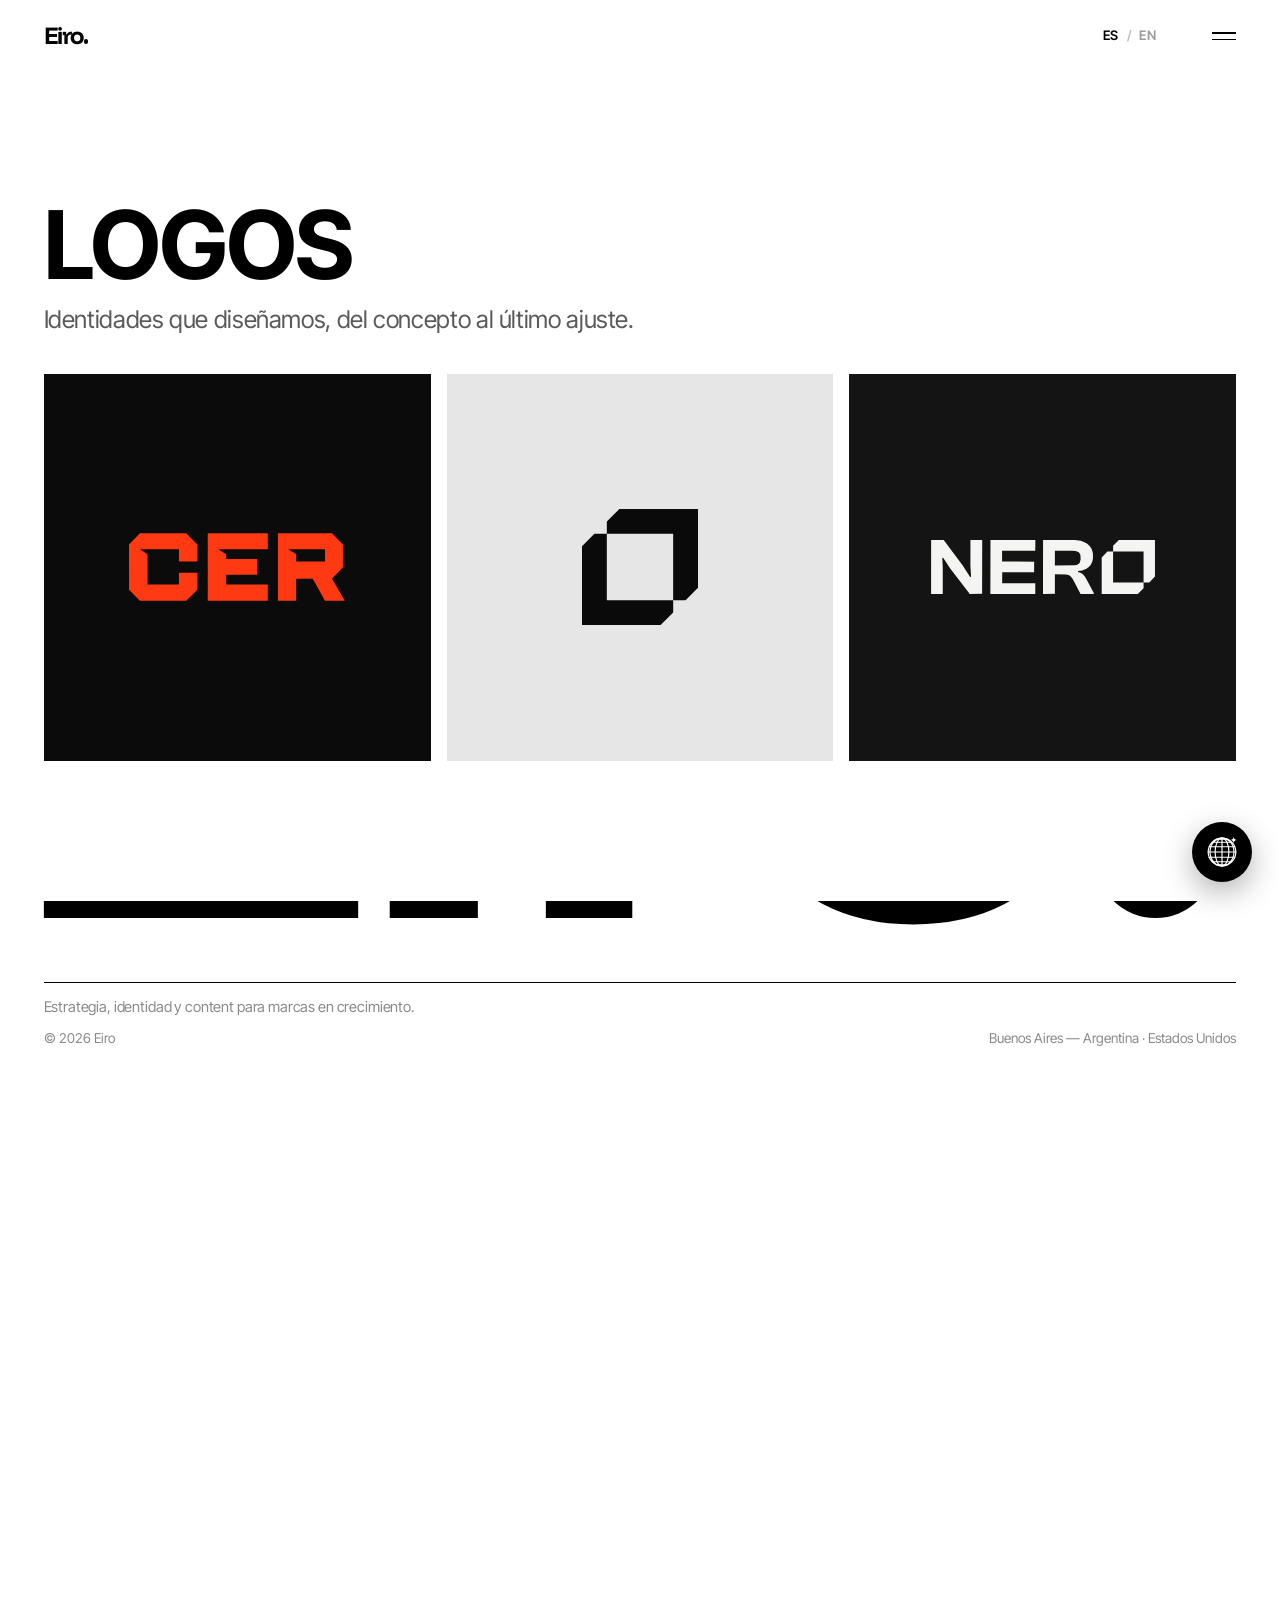
<file: logos.html>
<!DOCTYPE html>
<html lang="es-AR" data-title-key="logos.title">
<head>
<meta charset="utf-8">
<meta name="viewport" content="width=device-width, initial-scale=1">
<title>Logos — Eiro, estudio de branding</title>
<meta name="description" content="Identidades diseñadas por Eiro, estudio de branding en Buenos Aires.">
<meta name="theme-color" content="#FFFFFF">
<meta name="robots" content="index, follow">
<link rel="canonical" href="https://matiasngaiteiro-gif.github.io/eiro/logos.html">

<meta property="og:type" content="website">
<meta property="og:locale" content="es_AR">
<meta property="og:site_name" content="Eiro">
<meta property="og:url" content="https://matiasngaiteiro-gif.github.io/eiro/logos.html">
<meta property="og:title" content="Logos · Eiro, estudio de branding">
<meta property="og:description" content="Branding con criterio. Estrategia, identidad y content para marcas en crecimiento.">
<meta property="og:image" content="https://matiasngaiteiro-gif.github.io/eiro/assets/og-eiro.jpg?v=5">
<meta property="og:image:width" content="1200">
<meta property="og:image:height" content="630">
<meta property="og:image:alt" content="Eiro, estudio creativo de Buenos Aires">
<meta name="twitter:card" content="summary_large_image">
<meta name="twitter:image" content="https://matiasngaiteiro-gif.github.io/eiro/assets/og-eiro.jpg?v=5">

<link rel="icon" href="assets/favicon.png?v=9" type="image/png">
<link rel="apple-touch-icon" href="assets/apple-touch-icon.png?v=9">
<link rel="stylesheet" href="styles.css?v=115">
<link rel="stylesheet" href="assets/size.css?v=115">
<script>
  /* Prepara las animaciones antes de pintar, para que no haya parpadeo.
     La intro (GAITEIRO → EIRO) se muestra una vez por visita. */
  (function () {
    var d = document.documentElement;
    d.classList.add("js");
    var reduce = window.matchMedia && window.matchMedia("(prefers-reduced-motion: reduce)").matches;
    if (reduce) return;
    d.classList.add("motion");
    var seen = false;
    try { seen = sessionStorage.getItem("eiro-intro") === "1"; } catch (e) {}
  })();
  try { if (localStorage.getItem("eiro-lang") === "en") document.documentElement.classList.add("i18n-wait"); } catch (e) {}
</script>
</head>
<body>

<a class="skip" href="#contenido">Saltar al contenido</a>

<header class="header">
  <div class="wrap">
    <a class="logo-link" href="index.html" aria-label="Eiro"><span class="logo" aria-hidden="true"><span class="ek">E</span>iro<span class="dot" aria-hidden="true"></span></span></a>
    <div class="lang" role="group" aria-label="Idioma / Language"><button type="button" data-lang-btn="es">ES</button><span aria-hidden="true">/</span><button type="button" data-lang-btn="en">EN</button></div>
    <button class="menu-btn" id="menu-btn" type="button" aria-expanded="false" aria-controls="nav">Menú</button>
    <nav class="nav" id="nav" aria-label="Principal">
      <ul class="nav-start">
        <li><a href="index.html#casos" data-i18n="e.nav.casos">Casos de estudio</a></li>
        <li><a href="logos.html" data-i18n="e.nav.logos">Logos</a></li>
        <li><a href="index.html#servicios" data-i18n="e.nav.servicios">Servicios</a></li>
      </ul>
      <div class="nav-end">
        <ul>
          <li><a href="index.html#metodo" data-i18n="e.nav.metodo">Método</a></li>
        </ul>
        <a class="nav-cta" href="index.html#contacto" data-i18n="e.nav.cta">Hablemos</a>
      </div>
    </nav>
  </div>
</header>
<template data-sz-extra>
  <div><span data-i18n="e.m.contacto">Contacto</span><a href="https://wa.me/5491134850669" target="_blank" rel="noopener">WhatsApp ↗</a></div>
  <div><span>Base</span><p>Buenos Aires</p></div>
  <div><span data-i18n="e.m.mercados">Mercados</span><p>Argentina</p><p data-i18n="e.m.usa">Estados Unidos</p></div>
</template>

<main id="contenido">

  <!-- LOGOS: cada marca sobre un color sólido. Para sumar uno, copiá un <li> y cambiá el archivo y el color. -->
  <section class="section logos-sec logos-page" id="logos" aria-labelledby="logos-t">
    <div class="wrap">
      <div class="sec-head">
        <h1 class="title" id="logos-t"><span data-sz="lines" data-i18n="logos.t">Logos</span></h1>
        <p class="statement muted" data-anim="fade" data-i18n="logos.sub">Identidades que diseñamos, del concepto al último ajuste.</p>
      </div>
      <ul class="marks">
        <li class="mark" style="--bg:#0B0B0B" data-anim="fade"><img src="assets/cer/cer-logo-naranja.svg" alt="Logo de CER" width="831" height="259" loading="lazy" style="width:56%"><span class="mark-cap">CER</span></li>
        <li class="mark" style="--bg:#E6E6E6" data-anim="fade"><img src="assets/nero/nero-simbolo.svg" alt="Símbolo de NERO" width="1000" height="1000" loading="lazy" style="width:30%"><span class="mark-cap" data-i18n="logos.nerosym">NERO · Símbolo</span></li>
        <li class="mark" style="--bg:#141414" data-anim="fade"><img src="assets/nero/nero-logo-blanco.svg" alt="Logo de NERO" width="4204" height="1000" loading="lazy" style="width:58%"><span class="mark-cap">NERO</span></li>
      </ul>
    </div>
  </section>

</main>

<footer class="footer sz-curtain">
  <div class="wrap">
    <div class="foot-cols">
      <nav aria-label="Pie de página">
        <ul class="foot-links">
          <li><a href="index.html#casos" data-i18n="e.nav.casos">Casos de estudio</a></li>
          <li><a href="logos.html">Logos</a></li>
          <li><a href="index.html#servicios" data-i18n="e.nav.servicios">Servicios</a></li>
          <li><a href="index.html#metodo" data-i18n="e.nav.metodo">Método</a></li>
          <li><a href="index.html#contacto" data-i18n="e.f.contacto">Contacto</a></li>
        </ul>
      </nav>
      <div class="foot-channels" id="foot-channels-box" hidden>
        <ul class="foot-links" id="foot-channels"></ul>
      </div>
    </div>
    <p class="logo logo-fit footer-logo" id="logo-foot" role="img" aria-label="Eiro" data-anim="letters" data-kern="0.01" data-dot="0.24">Eiro<span class="dot"></span></p>
    <div class="foot-bottom">
      <p class="footer-claim" data-i18n="e.f.claim">Estrategia, identidad y content para marcas en crecimiento.</p>
      <div class="legal">
        <span>© <span id="year">2026</span> Eiro</span>
        <span data-i18n="e.f.base">Buenos Aires — Argentina · Estados Unidos</span>
      </div>
    </div>
  </div>
</footer>

<div class="cursor" id="cursor" aria-hidden="true">Ver</div>

<script src="assets/i18n-eiro.js?v=115"></script>
<script src="assets/i18n.js?v=115"></script>
<script src="config.js?v=115"></script>
<script src="script.js?v=115"></script>
<script src="assets/size.js?v=115"></script>
</body>
</html>
</file>
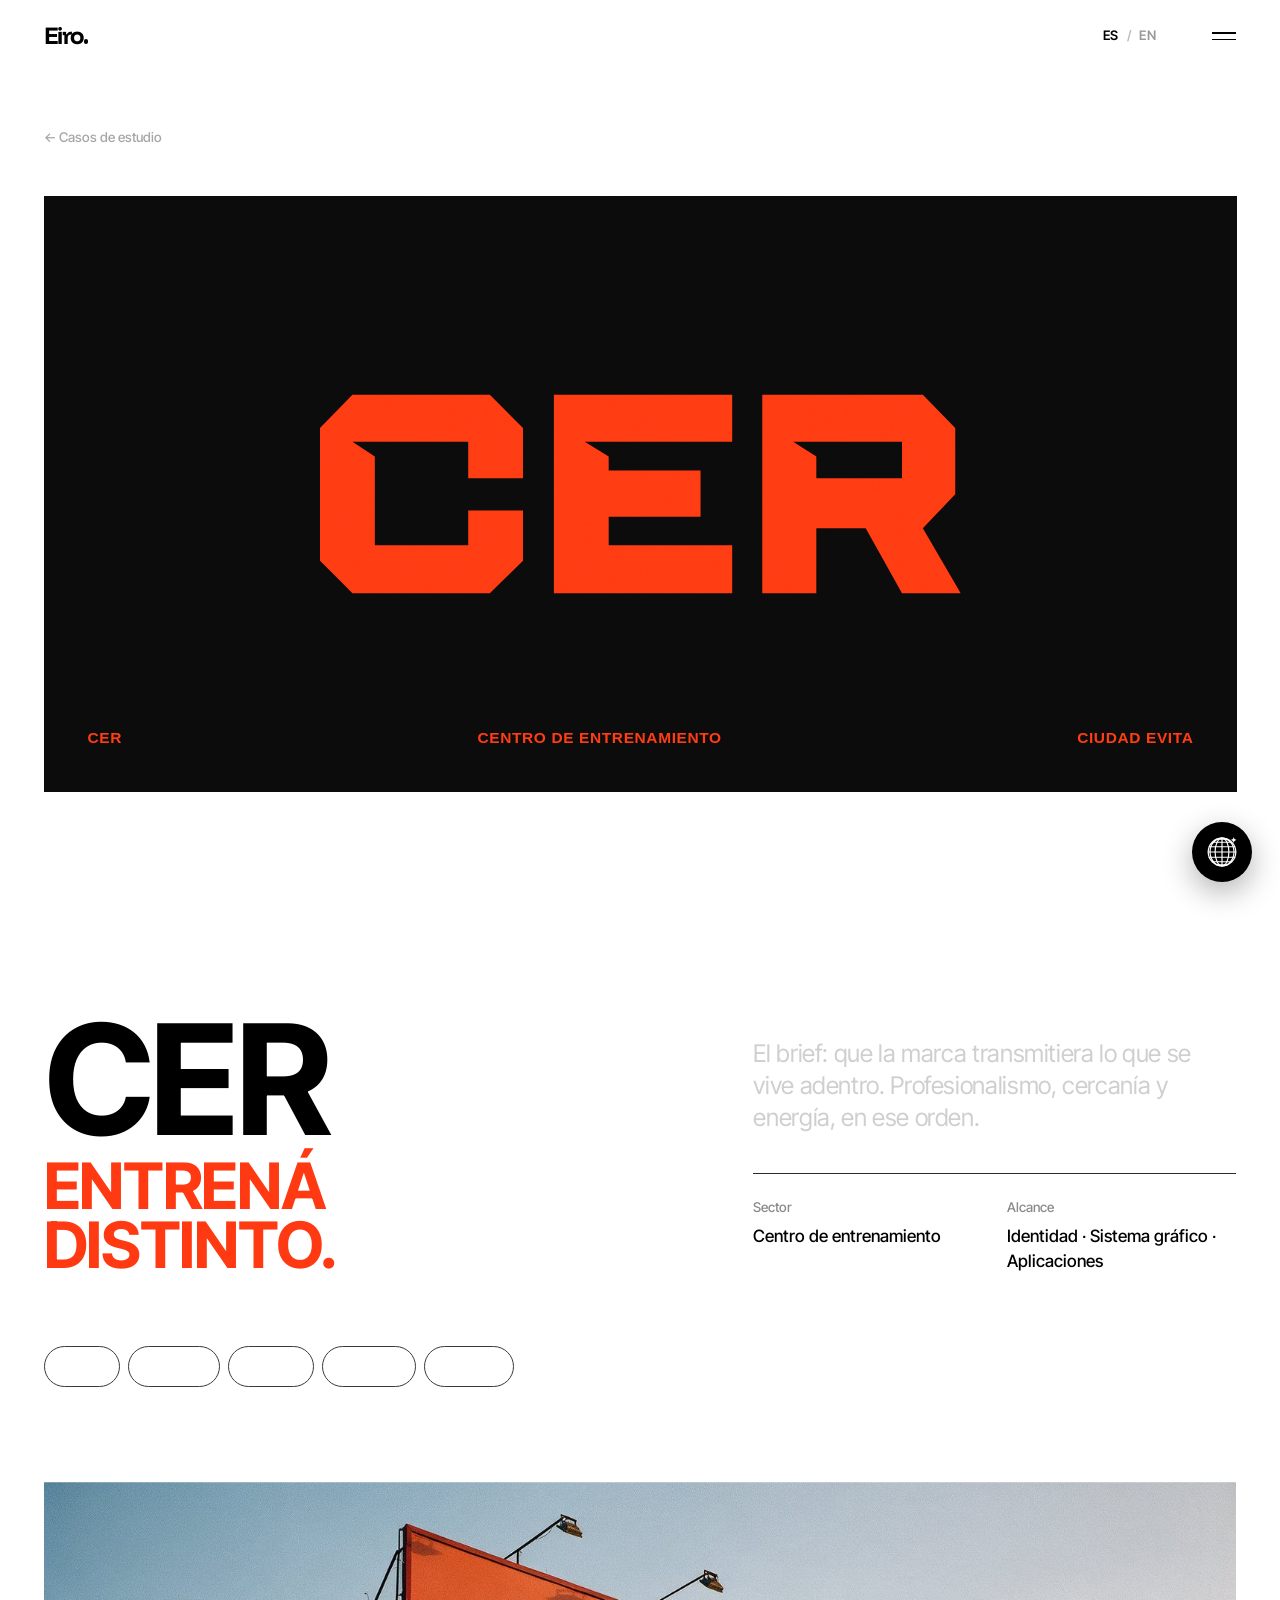
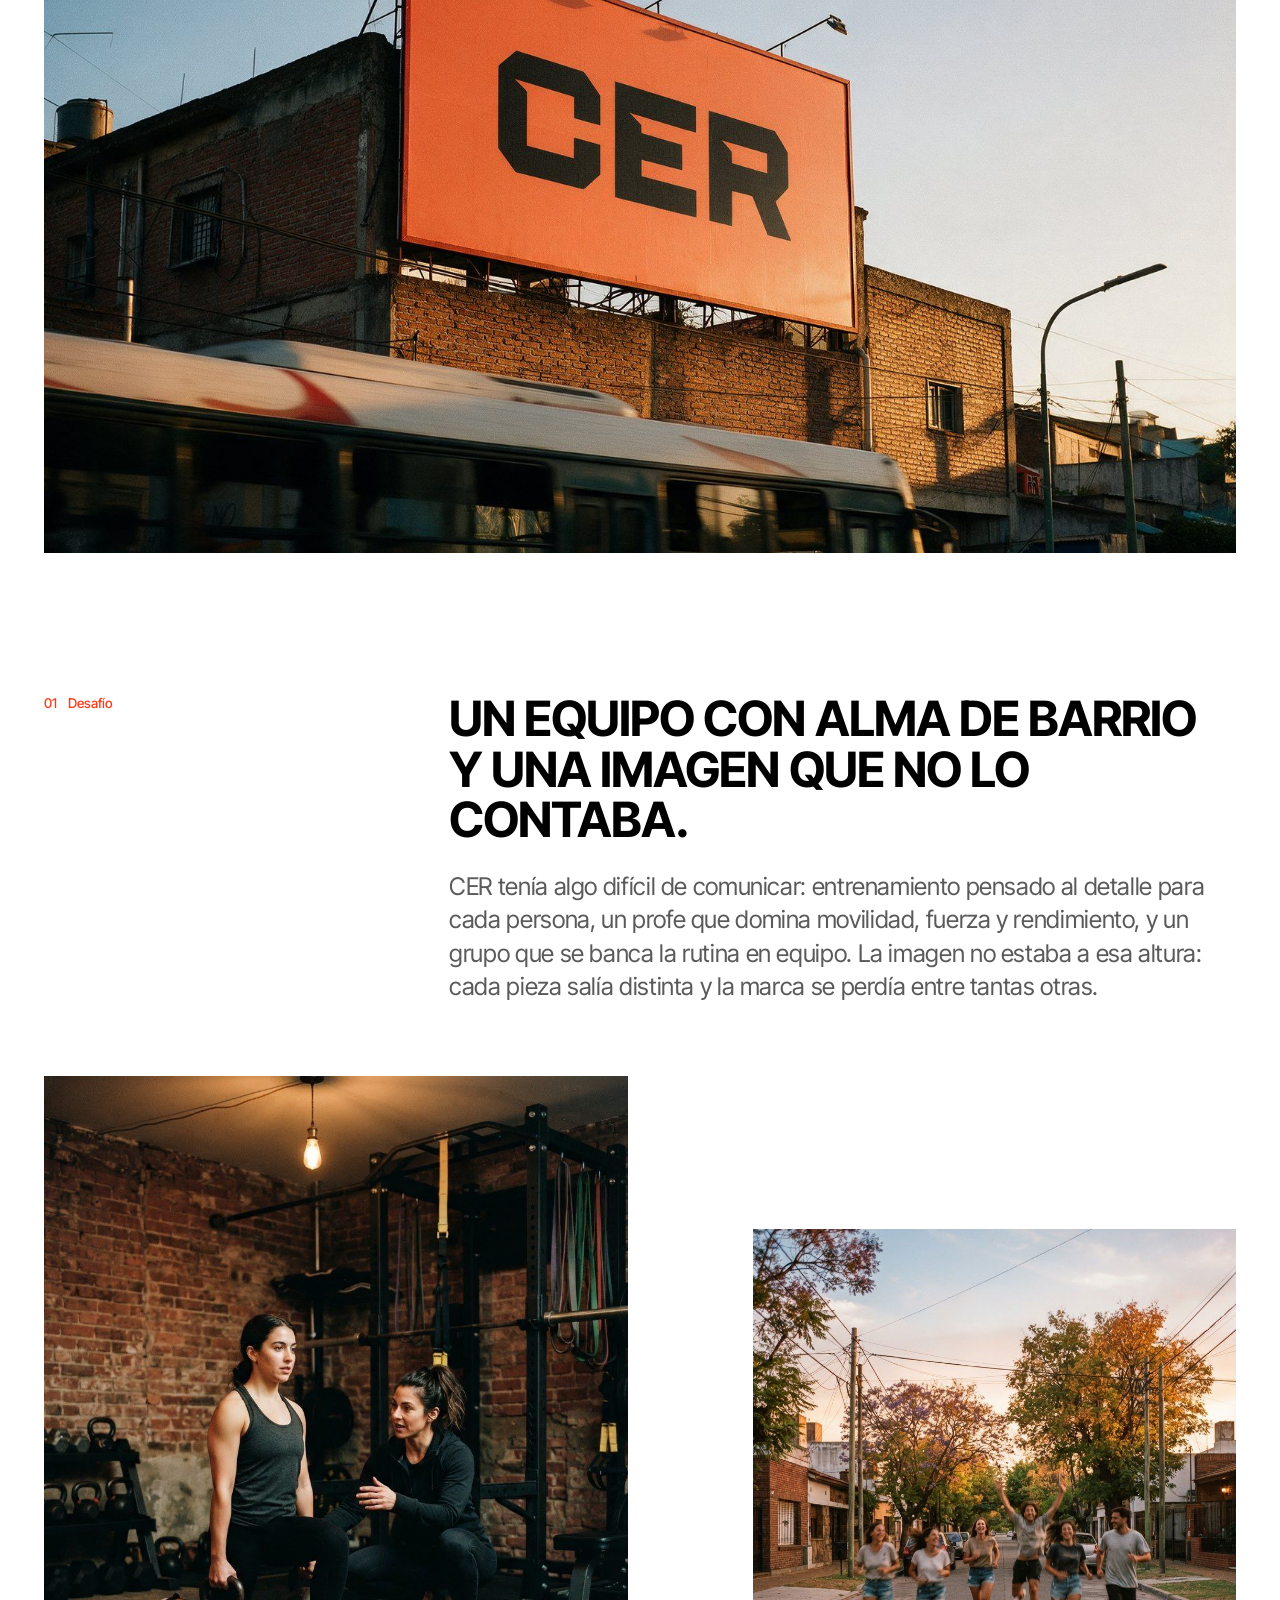
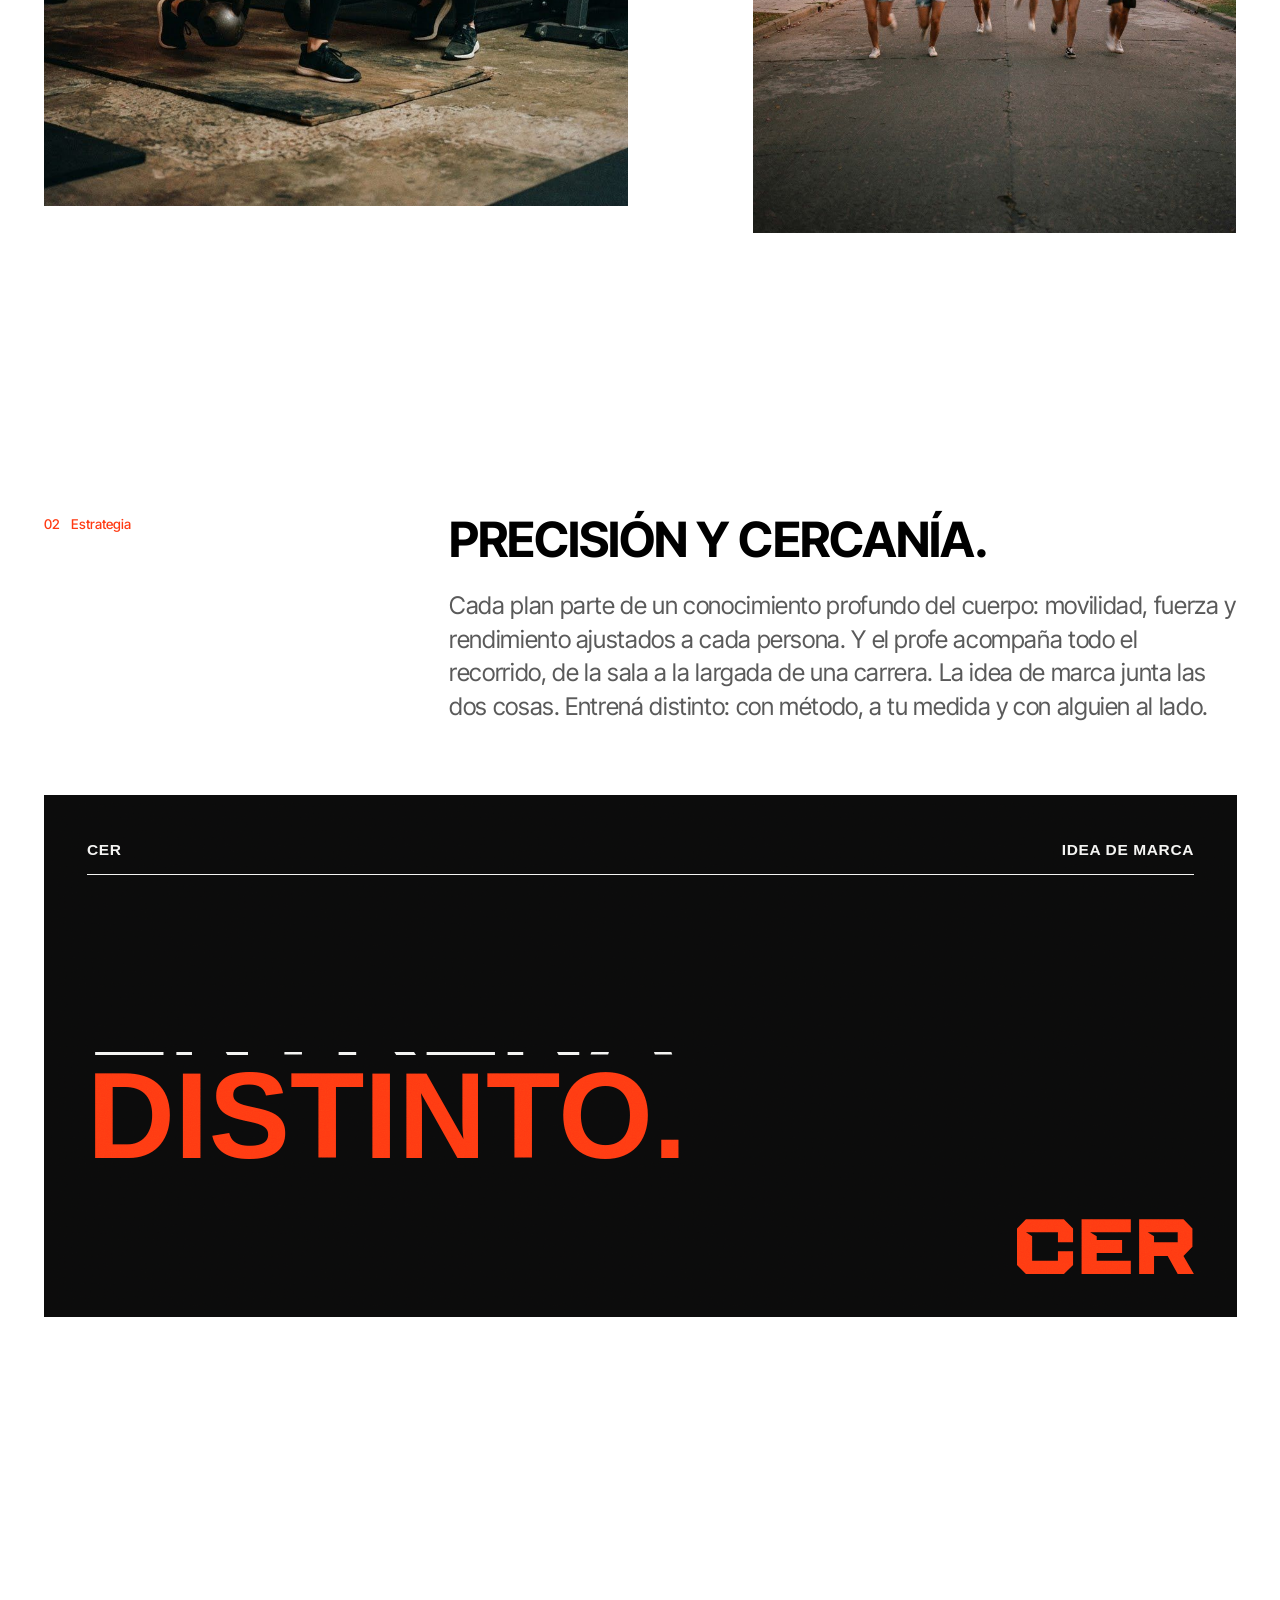
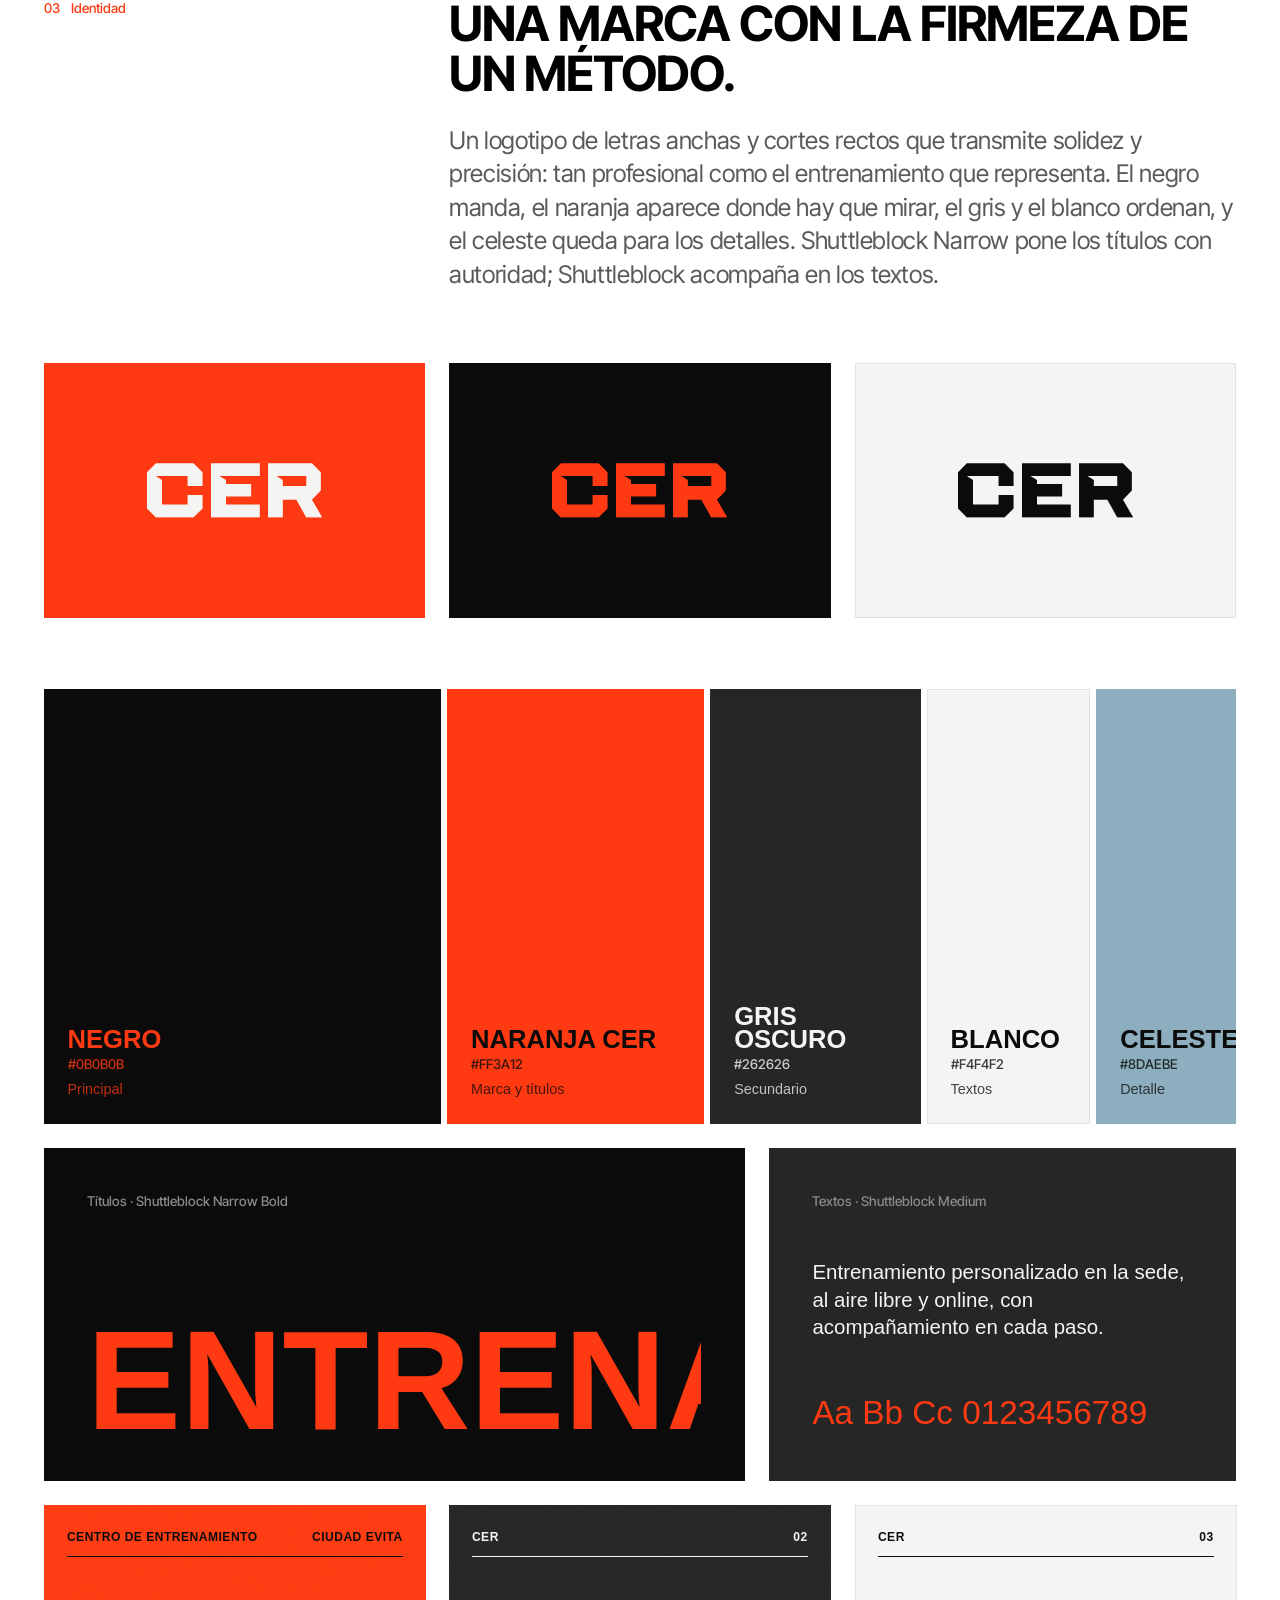
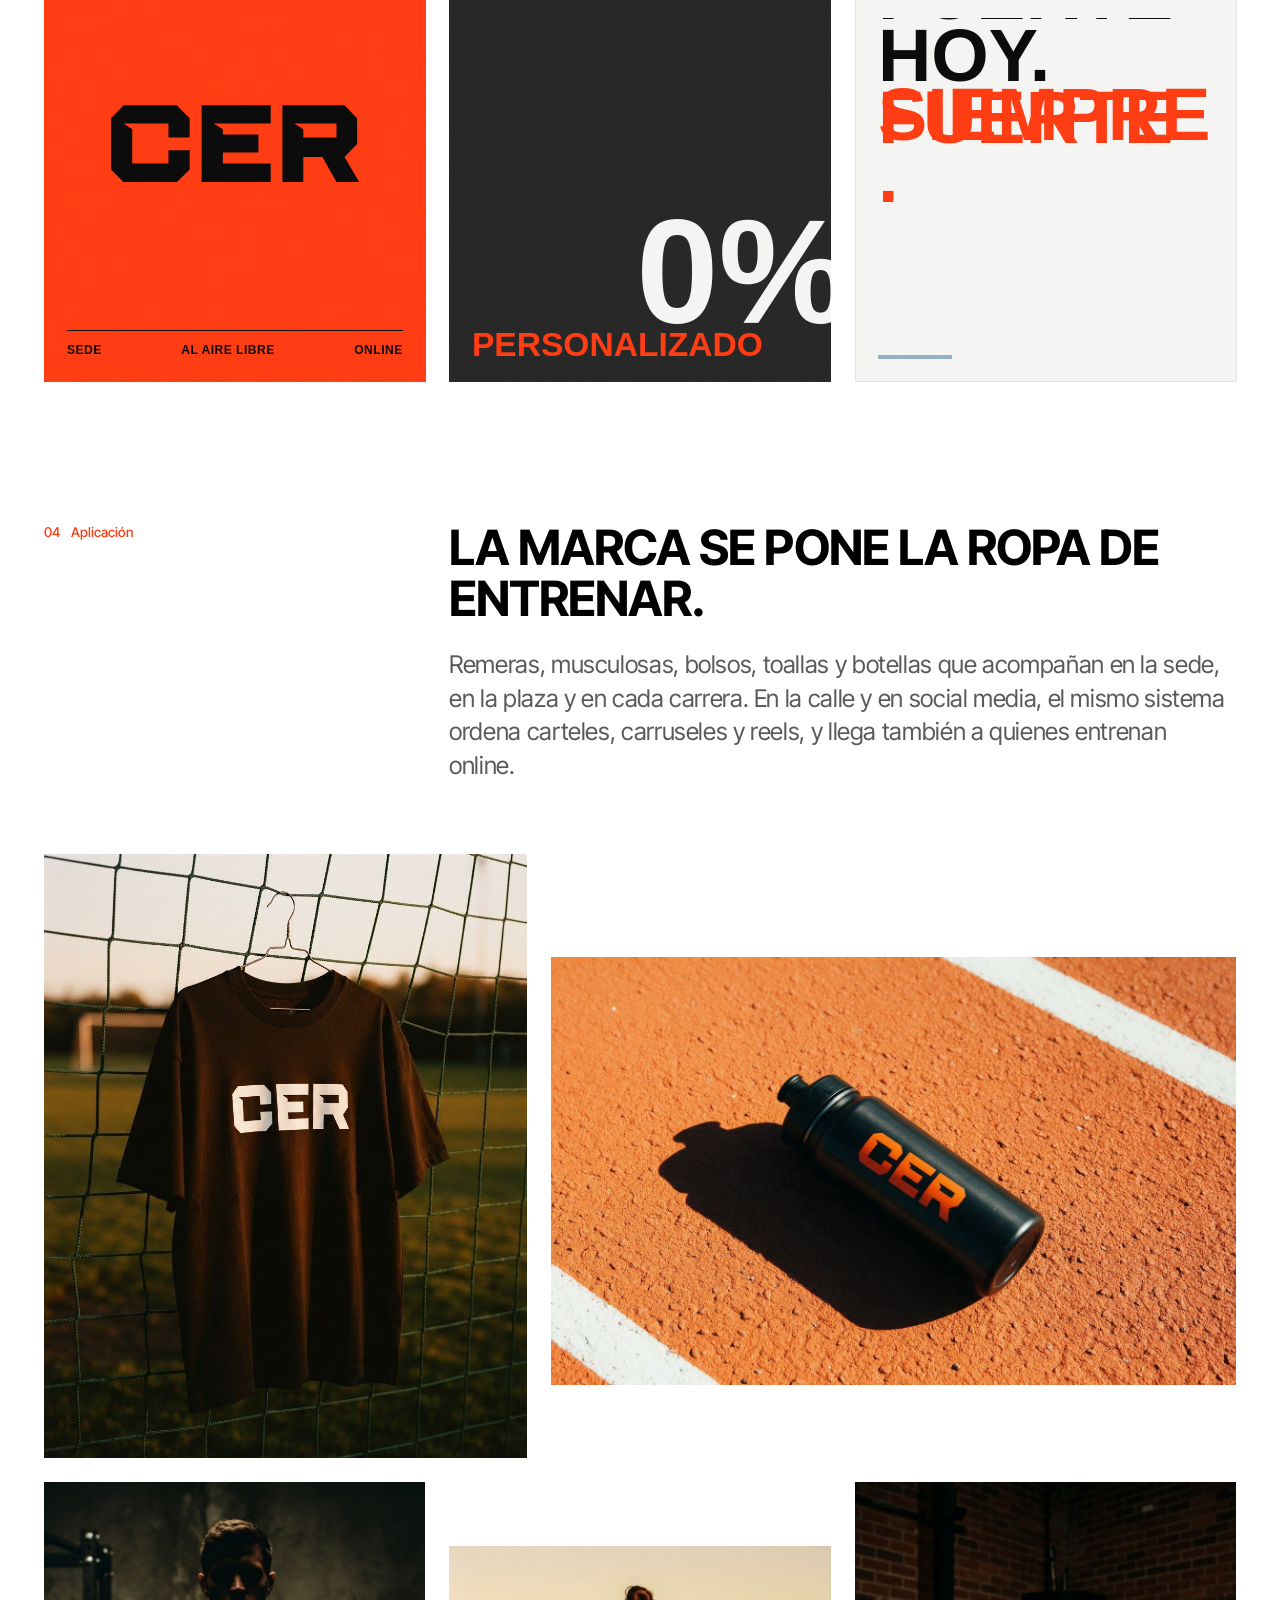
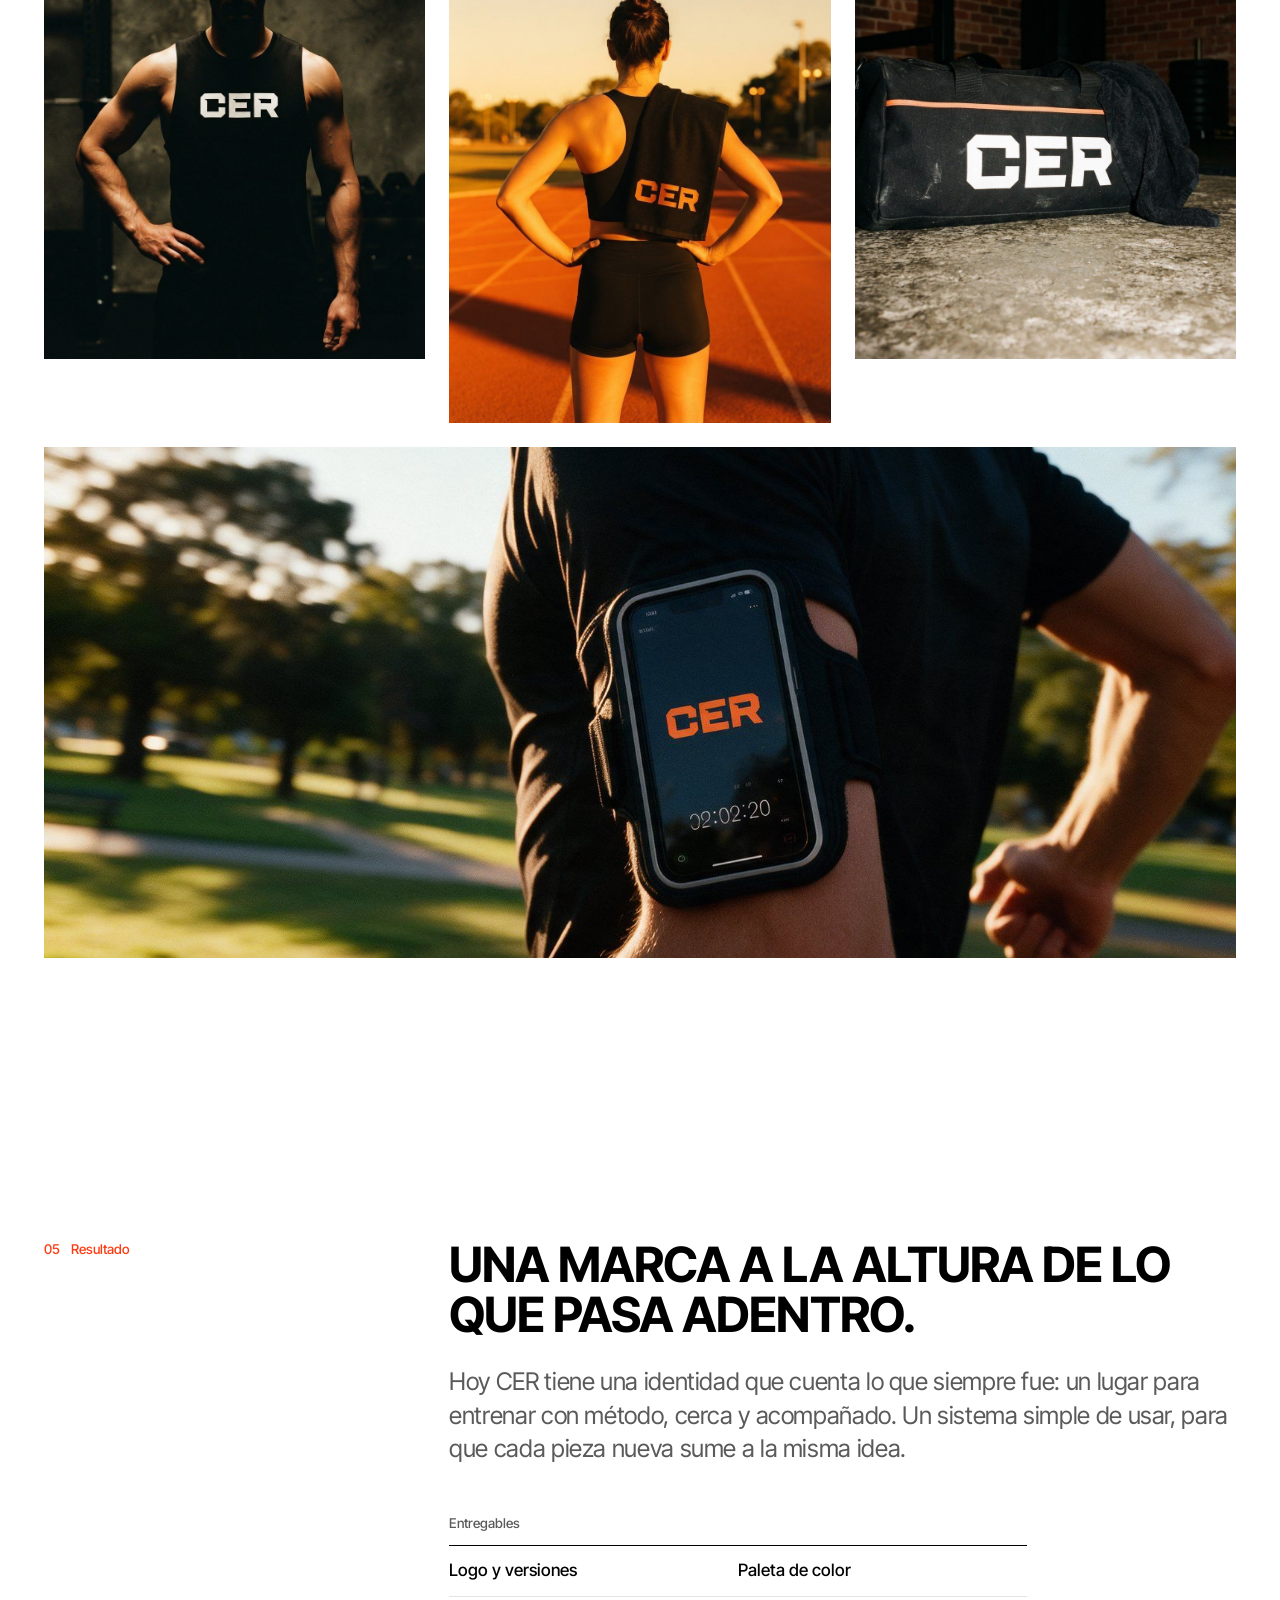
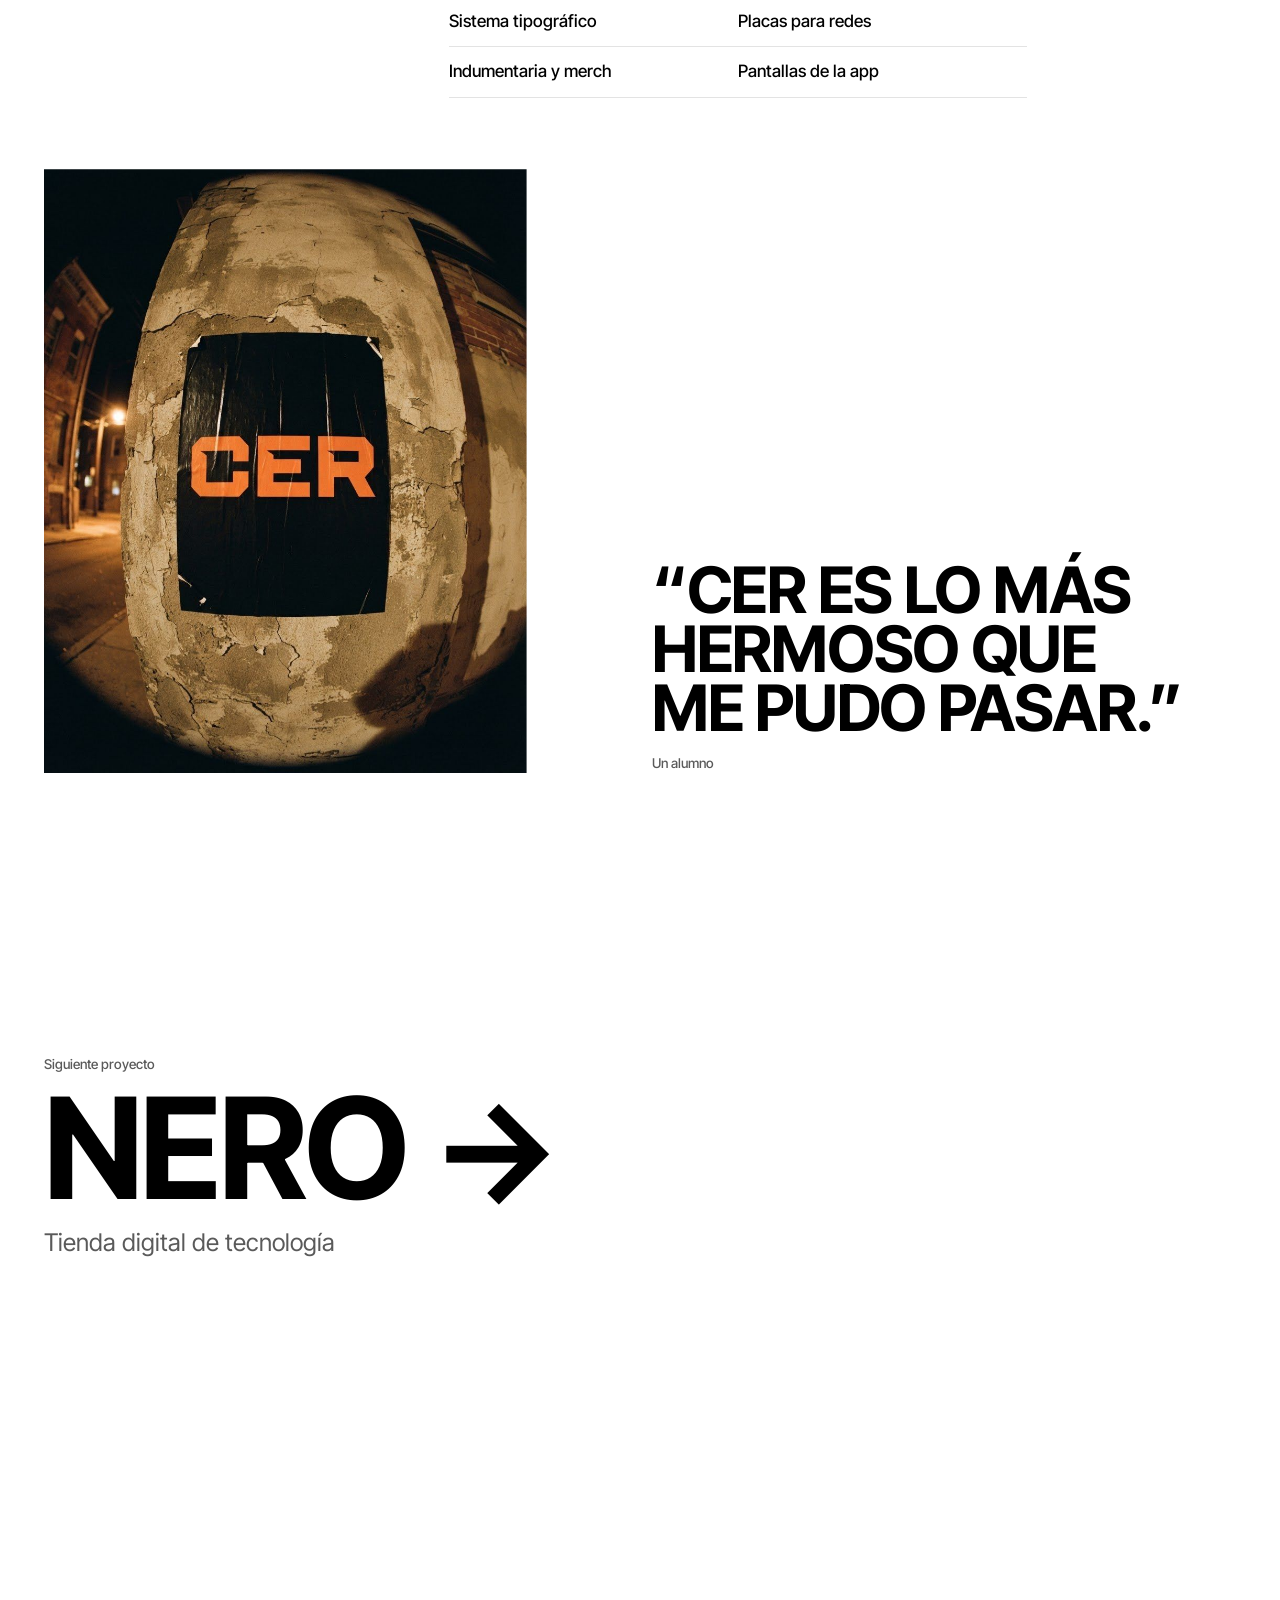
<file: trabajos/cer.html>
<!DOCTYPE html>
<html lang="es-AR" data-title-key="cer.title">
<head>
<meta charset="utf-8">
<meta name="viewport" content="width=device-width, initial-scale=1">
<title>CER — Caso de branding — Eiro</title>
<meta name="description" content="Identidad de marca para CER, centro de entrenamiento en Ciudad Evita: precisión y cercanía. Entrená distinto.">
<meta name="theme-color" content="#FFFFFF">
<meta name="robots" content="index, follow">
<link rel="canonical" href="https://matiasngaiteiro-gif.github.io/eiro/trabajos/cer.html">
<meta property="og:type" content="article">
<meta property="og:locale" content="es_AR">
<meta property="og:site_name" content="Eiro">
<meta property="og:url" content="https://matiasngaiteiro-gif.github.io/eiro/trabajos/cer.html">
<meta property="og:title" content="CER · Caso de branding · Eiro">
<meta property="og:description" content="Identidad de marca para CER, centro de entrenamiento en Ciudad Evita: precisión y cercanía. Entrená distinto.">
<meta property="og:image" content="https://matiasngaiteiro-gif.github.io/eiro/assets/fotos/cer-b1.jpg">
<meta name="twitter:card" content="summary_large_image">
<link rel="icon" href="../assets/favicon.png?v=9" type="image/png">
<link rel="apple-touch-icon" href="../assets/apple-touch-icon.png?v=9">
<link rel="preconnect" href="https://fonts.googleapis.com">
<link rel="preconnect" href="https://fonts.gstatic.com" crossorigin>
<link rel="stylesheet" href="https://fonts.googleapis.com/css2?family=Sora:wght@400;600&family=Manrope:wght@400;500;700&family=JetBrains+Mono:wght@400;500&display=swap">
<link rel="stylesheet" href="../styles.css?v=115">
<link rel="stylesheet" href="../assets/size.css?v=115">
<script>
  (function () {
    var d = document.documentElement;
    d.classList.add("js");
    if (!(window.matchMedia && window.matchMedia("(prefers-reduced-motion: reduce)").matches)) d.classList.add("motion");
    try { if (localStorage.getItem("eiro-lang") === "en") d.classList.add("i18n-wait"); } catch (e) {}
  })();
</script>
</head>
<body class="case-page">
<a class="skip" href="#contenido" data-i18n="e.skip">Saltar al contenido</a>

<header class="header">
  <div class="wrap">
    <a class="logo-link" href="../index.html" aria-label="Eiro"><span class="logo" aria-hidden="true"><span class="ek">E</span>iro<span class="dot" aria-hidden="true"></span></span></a>
    <div class="lang" role="group" aria-label="Idioma / Language"><button type="button" data-lang-btn="es">ES</button><span aria-hidden="true">/</span><button type="button" data-lang-btn="en">EN</button></div>
    <button class="menu-btn" id="menu-btn" type="button" aria-expanded="false" aria-controls="nav">Menú</button>
    <nav class="nav" id="nav" aria-label="Principal">
      <ul class="nav-start">
        <li><a href="../index.html#casos" data-i18n="e.nav.casos">Casos de estudio</a></li>
        <li><a href="../logos.html" data-i18n="e.nav.logos">Logos</a></li>
        <li><a href="../index.html#servicios" data-i18n="e.nav.servicios">Servicios</a></li>
      </ul>
      <div class="nav-end">
        <ul>
          <li><a href="../index.html#metodo" data-i18n="e.nav.metodo">Método</a></li>
        </ul>
        <a class="nav-cta" href="../index.html#contacto" data-i18n="e.nav.cta">Hablemos</a>
      </div>
    </nav>
  </div>
</header>
<template data-sz-extra>
  <div><span data-i18n="e.m.contacto">Contacto</span><a href="https://wa.me/5491134850669" target="_blank" rel="noopener">WhatsApp ↗</a></div>
  <div><span>Base</span><p>Buenos Aires</p></div>
  <div><span data-i18n="e.m.mercados">Mercados</span><p>Argentina</p><p data-i18n="e.m.usa">Estados Unidos</p></div>
</template>

<main id="contenido" class="kc">
  <svg width="0" height="0" style="position:absolute" aria-hidden="true"><symbol id="cer-logo" viewBox="0 0 831 259"><path fill="currentColor" fill-rule="evenodd" d="M573,1 L573,258 L643,258 L643,174 L707,174 L754,258 L830,258 L781,174 L823,130 L823,44 L823,44 L781,1 L781,1Z M613,62 L754,62 L754,62 L754,109 L754,109 L643,109 L643,81Z M303,1 L303,258 L534,258 L534,196 L374,196 L374,159 L493,159 L493,99 L374,99 L374,81 L343,62 L534,62 L534,1Z M42,1 L0,44 L0,216 L42,258 L220,258 L263,216 L263,151 L192,151 L192,196 L71,196 L71,81 L71,81 L42,62 L192,62 L192,62 L192,109 L263,109 L263,44 L220,1Z"/></symbol></svg>

  <!-- PORTADA: primero la marca, después el nombre -->
  <section class="kc-hero on-dark">
    <div class="wrap">
      <a class="case-back mono" href="../index.html#casos" data-i18n="c.back">← Casos de estudio</a>
      <div class="cb-stage kc-stage" data-anim="fade" role="img" aria-label="Logo de CER sobre negro, naranja, gris oscuro y blanco">
        <svg class="cb-stage-logo" aria-hidden="true"><use href="#cer-logo"/></svg>
        <div class="cb-meta"><span>CER</span><span>Centro de entrenamiento</span><span>Ciudad Evita</span></div>
      </div>
      <div class="kc-head">
        <div>
          <h1 class="case-title title" data-anim="words">CER</h1>
          <p class="kc-tag title" data-anim="words">Entrená distinto.</p>
        </div>
        <div class="kc-intro" data-anim="fade">
          <p data-i18n="cer.i1">CER es un centro de entrenamiento en Ciudad Evita con sede propia, clases al aire libre y seguimiento online. Cada plan se arma a medida, con método y criterio, para entrenar fuerte y sostenerlo en el tiempo.</p>
          <p data-i18n="cer.i2">El brief: que la marca transmitiera lo que se vive adentro. Profesionalismo, cercanía y energía, en ese orden.</p>
          <dl class="kc-facts">
            <div><dt class="mono" data-i18n="c.sector">Sector</dt><dd data-i18n="cer.sector">Centro de entrenamiento</dd></div>
            <div><dt class="mono" data-i18n="c.alcance">Alcance</dt><dd data-i18n="cer.alcance">Identidad · Sistema gráfico · Aplicaciones</dd></div>
          </dl>
        </div>
      </div>
      <nav class="kc-nav mono" aria-label="Capítulos del caso">
        <a href="#desafio" data-i18n="c.cap.1">Desafío</a><a href="#estrategia" data-i18n="c.cap.2">Estrategia</a><a href="#identidad" data-i18n="c.cap.3">Identidad</a><a href="#aplicacion" data-i18n="c.cap.4">Aplicación</a><a href="#resultado" data-i18n="c.cap.5">Resultado</a>
      </nav>
    </div>
  </section>

  <section class="kc-full">
    <div class="wrap">
      <figure class="shot kc-wide" data-anim="shot" data-parallax="0.04"><img src="../assets/fotos/cer-b1.jpg" alt="Cartel naranja con el logo de CER en una medianera de ladrillo del barrio" width="1600" height="900" fetchpriority="high" onerror="this.src='../assets/fotos/cer-m4.jpg'"></figure>
    </div>
  </section>

  <!-- 01 DESAFÍO -->
  <section class="section kc-ch" id="desafio" aria-labelledby="desafio-t">
    <div class="wrap kc-grid">
      <h2 class="kc-label mono" id="desafio-t"><span>01</span> <span data-i18n="c.cap.1">Desafío</span></h2>
      <div class="kc-body">
        <p class="kc-big" data-anim="fade" data-i18n="cer.1t">Un equipo con alma de barrio y una imagen que no lo contaba.</p>
        <p data-anim="fade" data-i18n="cer.1">CER tenía algo difícil de comunicar: entrenamiento pensado al detalle para cada persona, un profe que domina movilidad, fuerza y rendimiento, y un grupo que se banca la rutina en equipo. La imagen no estaba a esa altura: cada pieza salía distinta y la marca se perdía entre tantas otras.</p>
      </div>
    </div>
    <div class="wrap kc-pair">
      <figure class="shot" data-anim="shot"><img src="../assets/fotos/cer.jpg" alt="Profe acompañando a un alumno en una sala de entrenamiento con paredes de ladrillo" width="928" height="1152" loading="lazy"></figure>
      <figure class="shot kc-low" data-anim="shot"><img src="../assets/fotos/cer-2.jpg" alt="Grupo de alumnos corriendo por una calle de barrio al atardecer" width="928" height="1152" loading="lazy"></figure>
    </div>
  </section>

  <!-- 02 ESTRATEGIA -->
  <section class="section kc-ch" id="estrategia" aria-labelledby="estrategia-t">
    <div class="wrap kc-grid">
      <h2 class="kc-label mono" id="estrategia-t"><span>02</span> <span data-i18n="c.cap.2">Estrategia</span></h2>
      <div class="kc-body">
        <p class="kc-big" data-anim="fade" data-i18n="cer.2t">Precisión y cercanía.</p>
        <p data-anim="fade" data-i18n="cer.2">Cada plan parte de un conocimiento profundo del cuerpo: movilidad, fuerza y rendimiento ajustados a cada persona. Y el profe acompaña todo el recorrido, de la sala a la largada de una carrera. La idea de marca junta las dos cosas. Entrená distinto: con método, a tu medida y con alguien al lado.</p>
      </div>
    </div>
    <div class="wrap">
      <div class="cu-p cu-wide k-black kc-plate" data-anim="fade" role="img" aria-label="Placa: Entrená distinto, sobre negro">
        <div class="cu-meta"><span>CER</span><span>Idea de marca</span></div>
        <div class="cu-row">
          <p class="cu-h cu-up"><span>Entrená</span><span class="cu-or">distinto.</span></p>
          <svg class="cu-logo cu-or cu-corner" aria-hidden="true"><use href="#cer-logo"/></svg>
        </div>
      </div>
    </div>
  </section>

  <!-- 03 IDENTIDAD -->
  <section class="section kc-ch cer-brand" id="identidad" aria-labelledby="identidad-t">
    <div class="wrap kc-grid">
      <h2 class="kc-label mono" id="identidad-t"><span>03</span> <span data-i18n="c.cap.3">Identidad</span></h2>
      <div class="kc-body">
        <p class="kc-big" data-anim="fade" data-i18n="cer.3t">Una marca con la firmeza de un método.</p>
        <p data-anim="fade" data-i18n="cer.3">Un logotipo de letras anchas y cortes rectos que transmite solidez y precisión: tan profesional como el entrenamiento que representa. El negro manda, el naranja aparece donde hay que mirar, el gris y el blanco ordenan, y el celeste queda para los detalles. Shuttleblock Narrow pone los títulos con autoridad; Shuttleblock acompaña en los textos.</p>
      </div>
    </div>
    <div class="wrap">
      <div class="cb-lock" data-anim="fade">
        <div class="cb-l cb-l1"><svg role="img" aria-label="CER en blanco sobre naranja"><use href="#cer-logo"/></svg></div>
        <div class="cb-l cb-l2"><svg role="img" aria-label="CER en naranja sobre negro"><use href="#cer-logo"/></svg></div>
        <div class="cb-l cb-l3"><svg role="img" aria-label="CER en negro sobre blanco"><use href="#cer-logo"/></svg></div>
      </div>
      <div class="cs-pal" data-anim="fade">
        <div class="cs-sw cs-black"><span class="cs-name" data-i18n="cer.pal.n1">Negro</span><span class="cs-hex mono">#0B0B0B</span><span class="cs-use" data-i18n="cer.pal.u1">Principal</span></div>
        <div class="cs-sw cs-orange"><span class="cs-name" data-i18n="cer.pal.n2">Naranja CER</span><span class="cs-hex mono">#FF3A12</span><span class="cs-use" data-i18n="cer.pal.u2">Marca y títulos</span></div>
        <div class="cs-sw cs-graph"><span class="cs-name" data-i18n="cer.pal.n3">Gris oscuro</span><span class="cs-hex mono">#262626</span><span class="cs-use" data-i18n="cer.pal.u3">Secundario</span></div>
        <div class="cs-sw cs-white"><span class="cs-name" data-i18n="cer.pal.n4">Blanco</span><span class="cs-hex mono">#F4F4F2</span><span class="cs-use" data-i18n="cer.pal.u4">Textos</span></div>
        <div class="cs-sw cs-sky"><span class="cs-name" data-i18n="cer.pal.n5">Celeste</span><span class="cs-hex mono">#8DAEBE</span><span class="cs-use" data-i18n="cer.pal.u5">Detalle</span></div>
      </div>
      <div class="cb-type" data-anim="fade">
        <div class="cb-spec">
          <span class="mono" data-i18n="cer.ty1">Títulos · Shuttleblock Narrow Bold</span>
          <p class="cb-roll" aria-label="Entrená, corré, sumate, volvé"><span>Entrená</span><span>Corré</span><span>Sumate</span><span>Volvé</span><span>Entrená</span></p>
        </div>
        <div class="cb-spec cb-spec-s">
          <span class="mono" data-i18n="cer.ty2">Textos · Shuttleblock Medium</span>
          <p class="cb-text">Entrenamiento personalizado en la sede, al aire libre y online, con acompañamiento en cada paso.</p>
          <p class="cb-abc" aria-hidden="true">Aa Bb Cc 0123456789</p>
        </div>
      </div>
      <div class="cu kc-cu" data-anim="fade">
        <div class="cu-p k-orange" role="img" aria-label="Placa naranja con el logo de CER entrando y saliendo">
          <div class="cu-meta cu-ink"><span>Centro de entrenamiento</span><span>Ciudad Evita</span></div>
          <div class="cu-logo-in" aria-hidden="true"><svg><use href="#cer-logo"/></svg></div>
          <div class="cu-meta cu-ink cu-bottom"><span>Sede</span><span>Al aire libre</span><span>Online</span></div>
        </div>
        <div class="cu-p k-graph" role="img" aria-label="Placa: 100% personalizado, sobre gris oscuro">
          <div class="cu-meta"><span>CER</span><span>02</span></div>
          <p class="cu-h cu-count" aria-label="100%"><span class="cu-num" aria-hidden="true">100</span>%</p>
          <p class="cu-h cu-sm cu-or">Personalizado</p>
        </div>
        <div class="cu-p k-white" role="img" aria-label="Placa: Fuerte hoy, fuerte siempre, sobre blanco">
          <div class="cu-meta cu-ink"><span>CER</span><span>03</span></div>
          <p class="cu-h cu-up cu-ink"><span>Fuerte</span><span>hoy.</span><span class="cu-or">Fuerte</span><span class="cu-or">siempre.</span></p>
          <span class="cu-detail" aria-hidden="true"></span>
        </div>
      </div>
    </div>
  </section>

  <!-- 04 APLICACIÓN -->
  <section class="section kc-ch cer-mock" id="aplicacion" aria-labelledby="aplicacion-t">
    <div class="wrap kc-grid">
      <h2 class="kc-label mono" id="aplicacion-t"><span>04</span> <span data-i18n="c.cap.4">Aplicación</span></h2>
      <div class="kc-body">
        <p class="kc-big" data-anim="fade" data-i18n="cer.4t">La marca se pone la ropa de entrenar.</p>
        <p data-anim="fade" data-i18n="cer.4">Remeras, musculosas, bolsos, toallas y botellas que acompañan en la sede, en la plaza y en cada carrera. En la calle y en social media, el mismo sistema ordena carteles, carruseles y reels, y llega también a quienes entrenan online.</p>
      </div>
    </div>
    <div class="wrap">
      <div class="cm">
        <figure class="shot cm-a" data-anim="shot"><img src="../assets/fotos/cer-m1.jpg" alt="Remera negra con el logo de CER colgada en un arco de fútbol" width="928" height="1152" loading="lazy"></figure>
        <figure class="shot cm-b" data-anim="shot"><img src="../assets/fotos/cer-m4.jpg" alt="Botella negra con el logo naranja de CER sobre una pista de atletismo" width="1600" height="900" loading="lazy"></figure>
        <figure class="shot cm-c" data-anim="shot"><img src="../assets/fotos/cer-m2.jpg" alt="Musculosa negra de entrenamiento con el logo de CER" width="928" height="1152" loading="lazy"></figure>
        <figure class="shot cm-d" data-anim="shot"><img src="../assets/fotos/cer-m3.jpg" alt="Corredora en la pista con una toalla negra de CER al hombro" width="928" height="1152" loading="lazy"></figure>
        <figure class="shot cm-e" data-anim="shot"><img src="../assets/fotos/cer-m6.jpg" alt="Bolso negro de CER en el piso del gimnasio" width="928" height="1152" loading="lazy"></figure>
        <figure class="shot cm-f" data-anim="shot"><img src="../assets/fotos/cer-m5.jpg" alt="Corredor con el celular en el brazo mostrando el logo de CER" width="1600" height="900" loading="lazy"></figure>
      </div>
    </div>
  </section>

  <!-- 05 RESULTADO -->
  <section class="section kc-ch" id="resultado" aria-labelledby="resultado-t">
    <div class="wrap kc-grid">
      <h2 class="kc-label mono" id="resultado-t"><span>05</span> <span data-i18n="c.cap.5">Resultado</span></h2>
      <div class="kc-body">
        <p class="kc-big" data-anim="fade" data-i18n="cer.5t">Una marca a la altura de lo que pasa adentro.</p>
        <p data-anim="fade" data-i18n="cer.5">Hoy CER tiene una identidad que cuenta lo que siempre fue: un lugar para entrenar con método, cerca y acompañado. Un sistema simple de usar, para que cada pieza nueva sume a la misma idea.</p>
        <div class="kc-deliv" data-anim="fade"><p class="mono muted" data-i18n="c.entregables">Entregables</p><ul><li data-i18n="cer.d1">Logo y versiones</li><li data-i18n="cer.d2">Paleta de color</li><li data-i18n="cer.d3">Sistema tipográfico</li><li data-i18n="cer.d4">Placas para redes</li><li data-i18n="cer.d5">Indumentaria y merch</li><li data-i18n="cer.d6">Pantallas de la app</li></ul></div>
      </div>
    </div>
    <div class="wrap kc-end">
      <figure class="shot" data-anim="shot"><img src="../assets/fotos/cer-b2.jpg" alt="Afiche negro con el logo naranja de CER pegado en una pared del barrio" width="928" height="1152" loading="lazy" onerror="this.src='../assets/fotos/cer-m6.jpg'"></figure>
      <blockquote class="kc-quote" data-anim="fade"><p class="title" data-i18n="cer.q">“CER es lo más hermoso que me pudo pasar.”</p><footer class="mono muted" data-i18n="cer.qa">Un alumno</footer></blockquote>
    </div>
  </section>

  <section class="case-next on-dark">
    <a class="wrap case-next-link" href="nero.html">
      <span class="mono" data-i18n="c.next">Siguiente proyecto</span>
      <span class="case-next-name title">NERO <i aria-hidden="true">→</i></span>
      <span class="case-next-sector" data-i18n="c.ns.nero">Tienda digital de tecnología</span>
    </a>
  </section>

</main>

<footer class="footer sz-curtain">
  <div class="wrap">
    <div class="foot-cols">
      <nav aria-label="Pie de página">
        <ul class="foot-links">
          <li><a href="../index.html#casos" data-i18n="e.nav.casos">Casos de estudio</a></li>
          <li><a href="../logos.html">Logos</a></li>
          <li><a href="../index.html#servicios" data-i18n="e.nav.servicios">Servicios</a></li>
          <li><a href="../index.html#metodo" data-i18n="e.nav.metodo">Método</a></li>
          <li><a href="../index.html#contacto" data-i18n="e.f.contacto">Contacto</a></li>
        </ul>
      </nav>
      <div class="foot-channels" id="foot-channels-box" hidden>
        <ul class="foot-links" id="foot-channels"></ul>
      </div>
    </div>
    <p class="logo logo-fit footer-logo" id="logo-foot" role="img" aria-label="Eiro" data-anim="letters" data-kern="0.01" data-dot="0.24">Eiro<span class="dot"></span></p>
    <div class="foot-bottom">
      <p class="footer-claim" data-i18n="e.f.claim">Estrategia, identidad y content para marcas en crecimiento.</p>
      <div class="legal">
        <span>© <span id="year">2026</span> Eiro</span>
        <span data-i18n="e.f.base">Buenos Aires — Argentina · Estados Unidos</span>
      </div>
    </div>
  </div>
</footer>

<script src="../assets/i18n-eiro.js?v=115"></script>
<script src="../assets/i18n.js?v=115"></script>
<script src="../config.js?v=115"></script>
<script src="../script.js?v=115"></script>
<script src="../assets/size.js?v=115"></script>
</body>
</html>
</file>
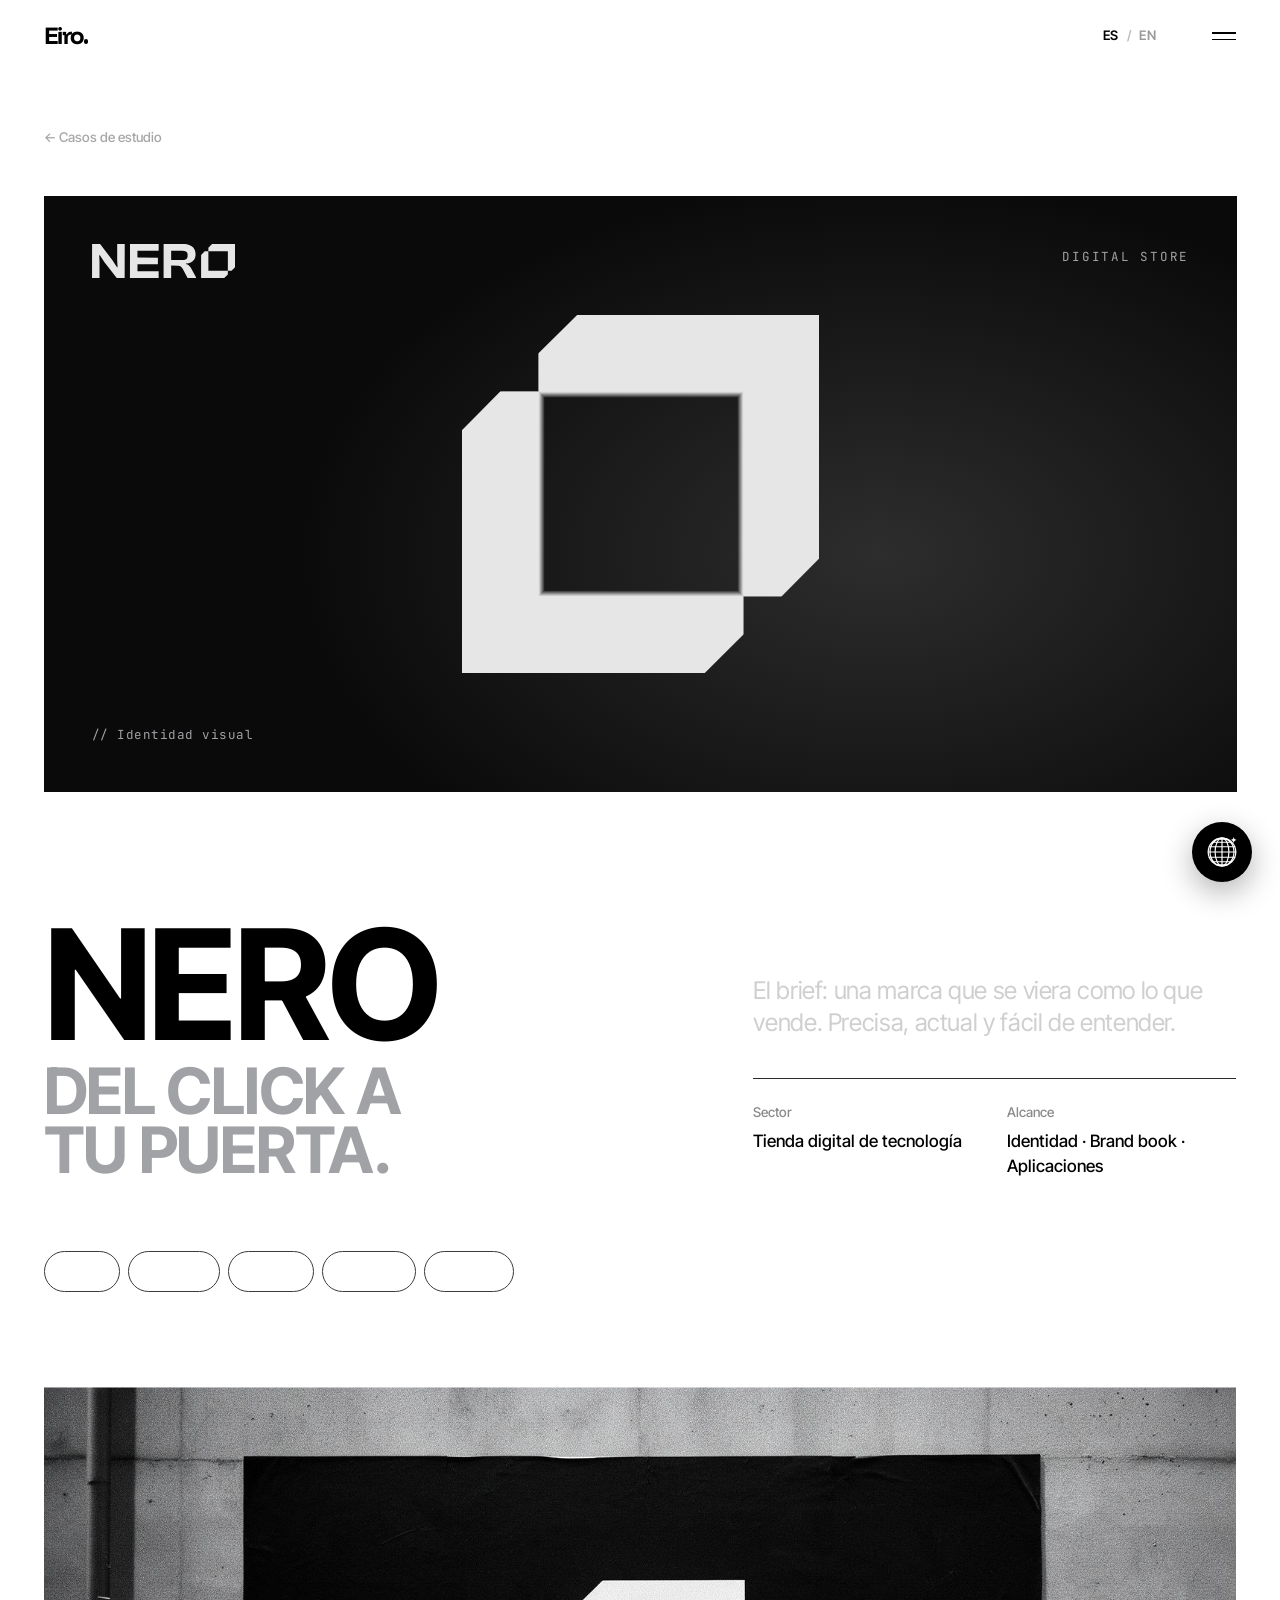
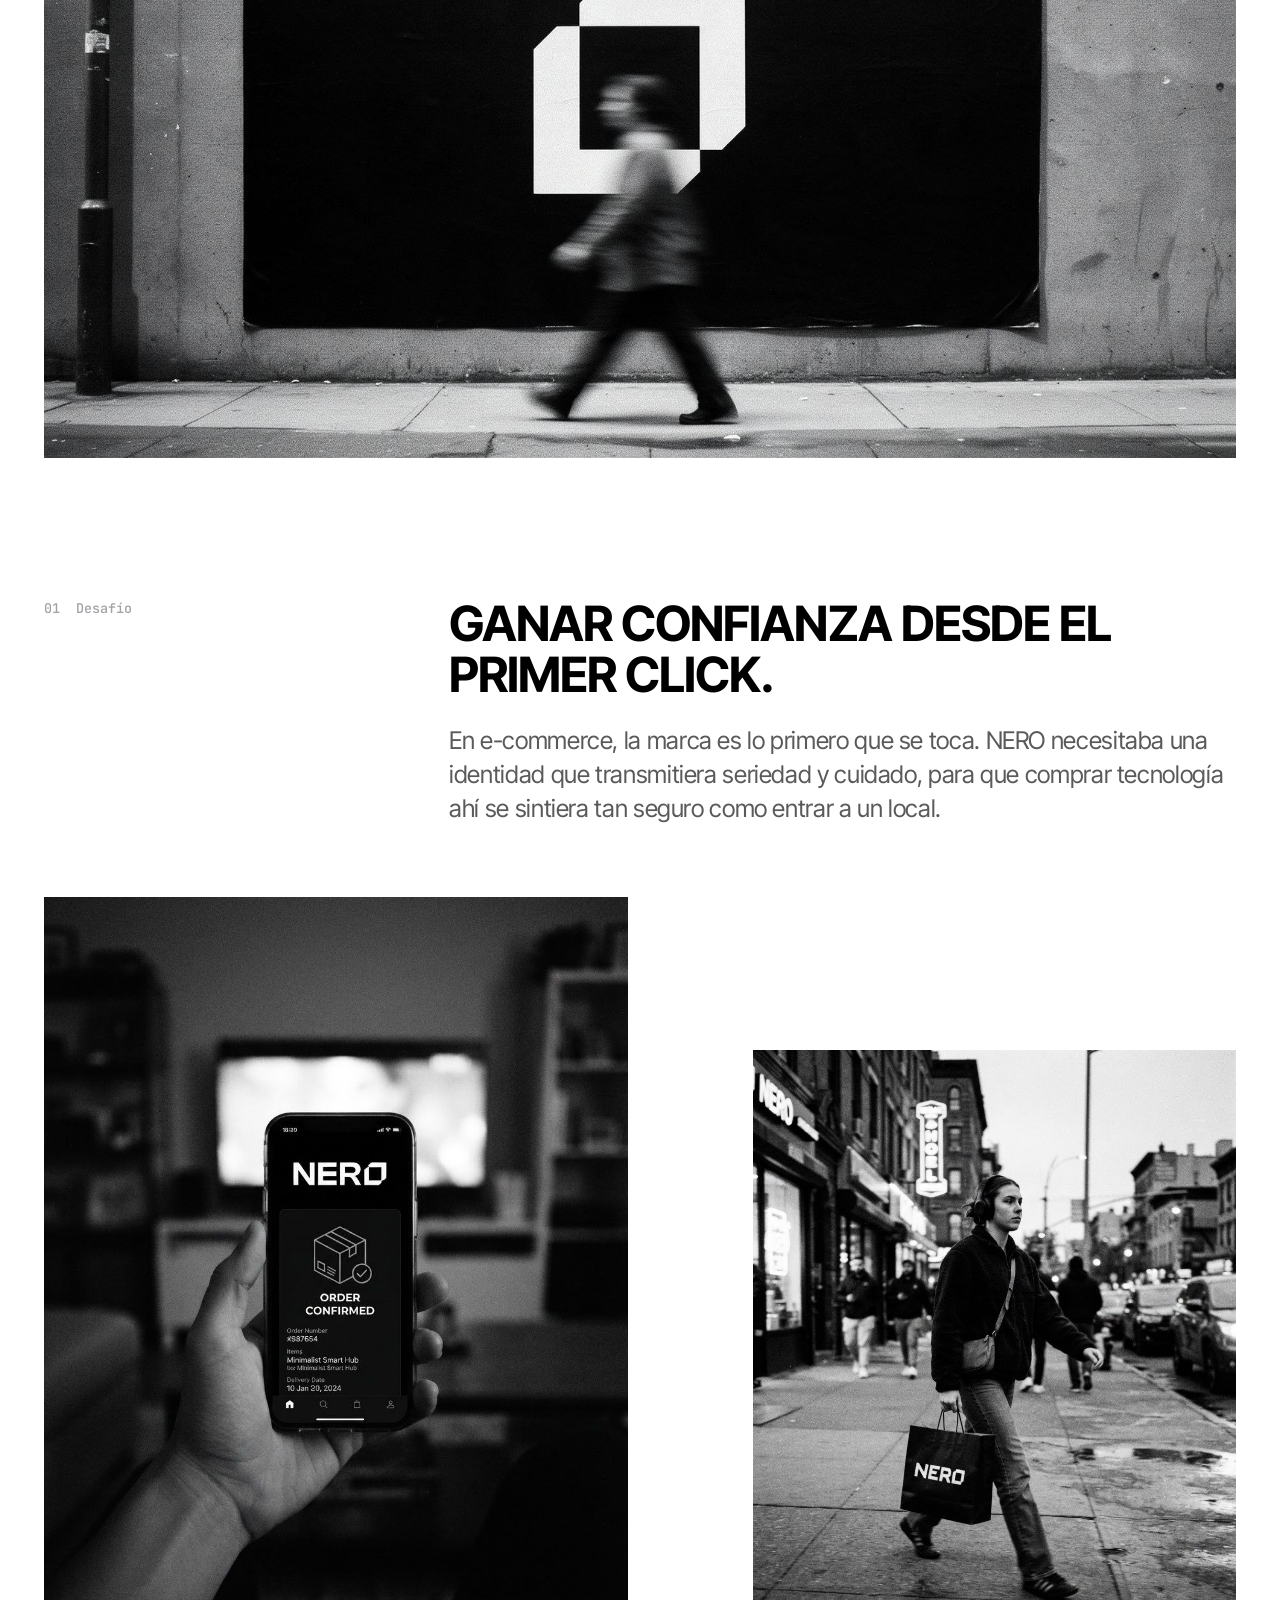
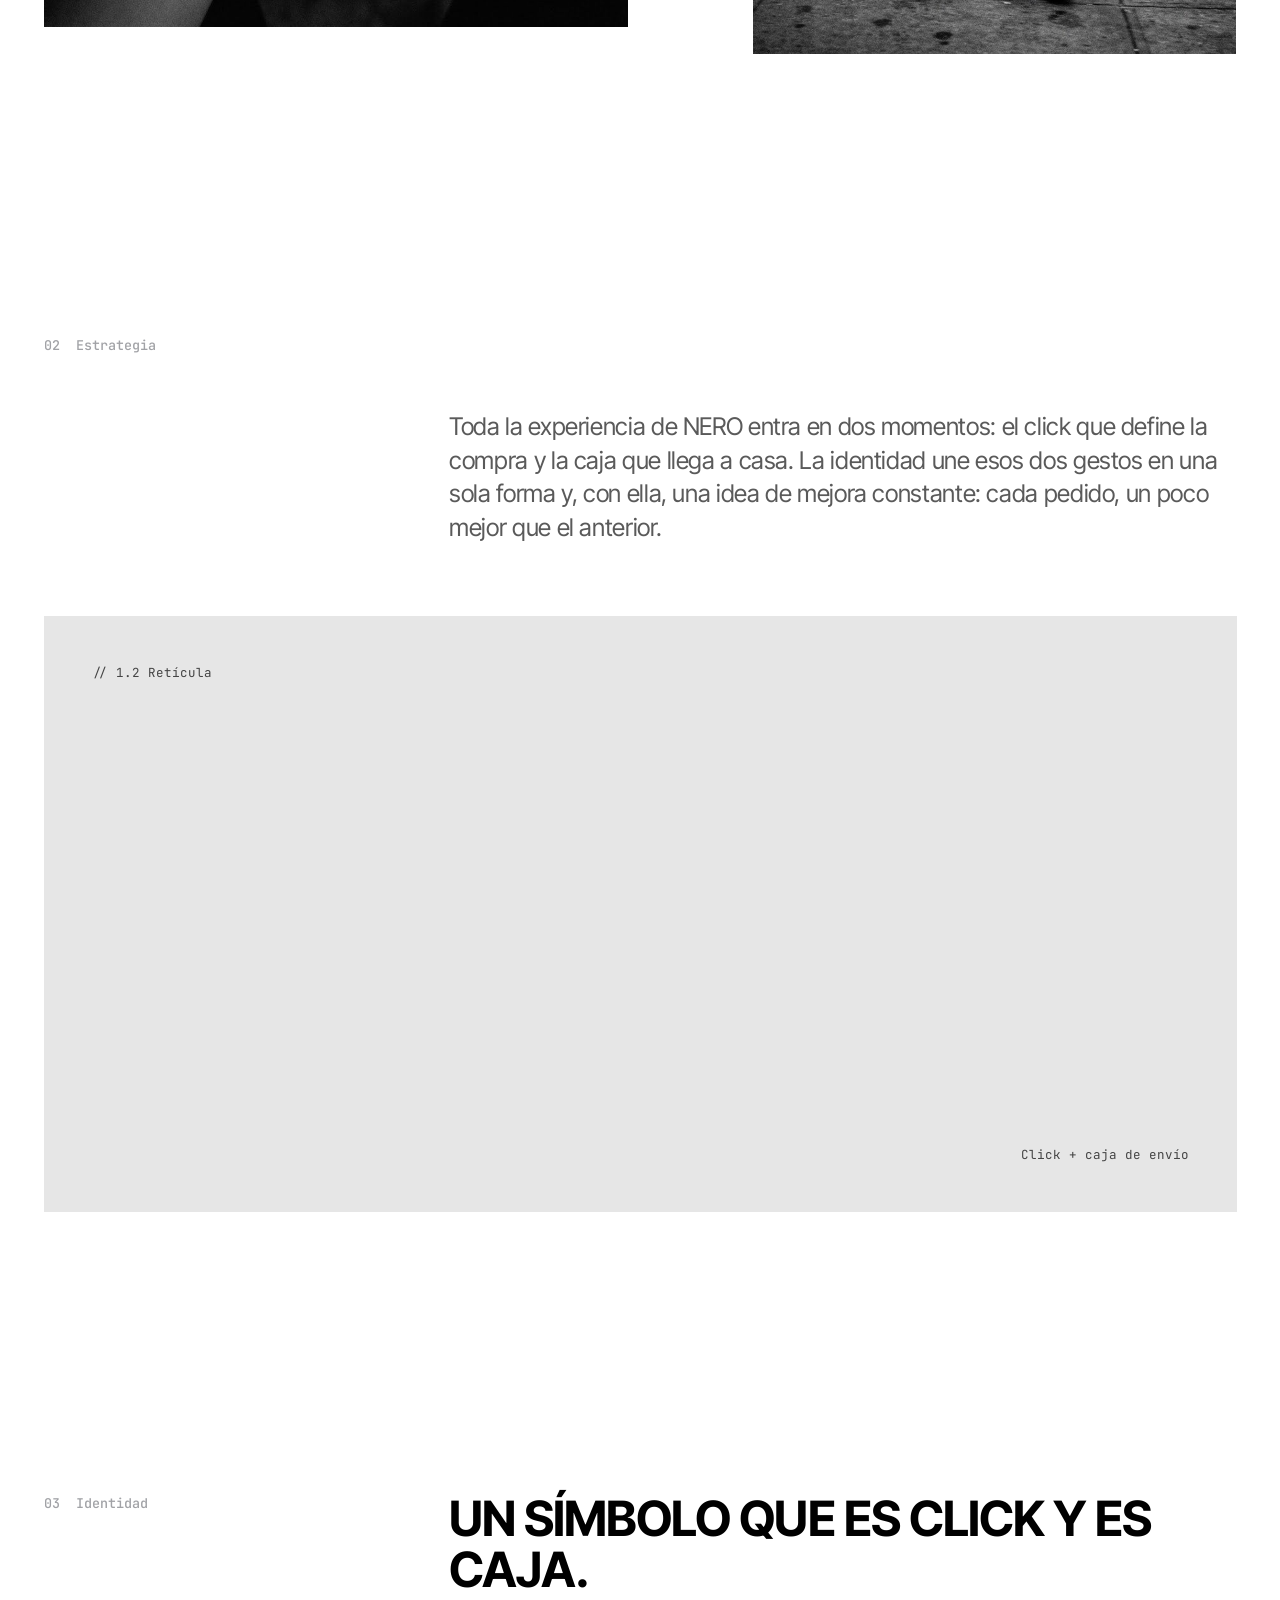
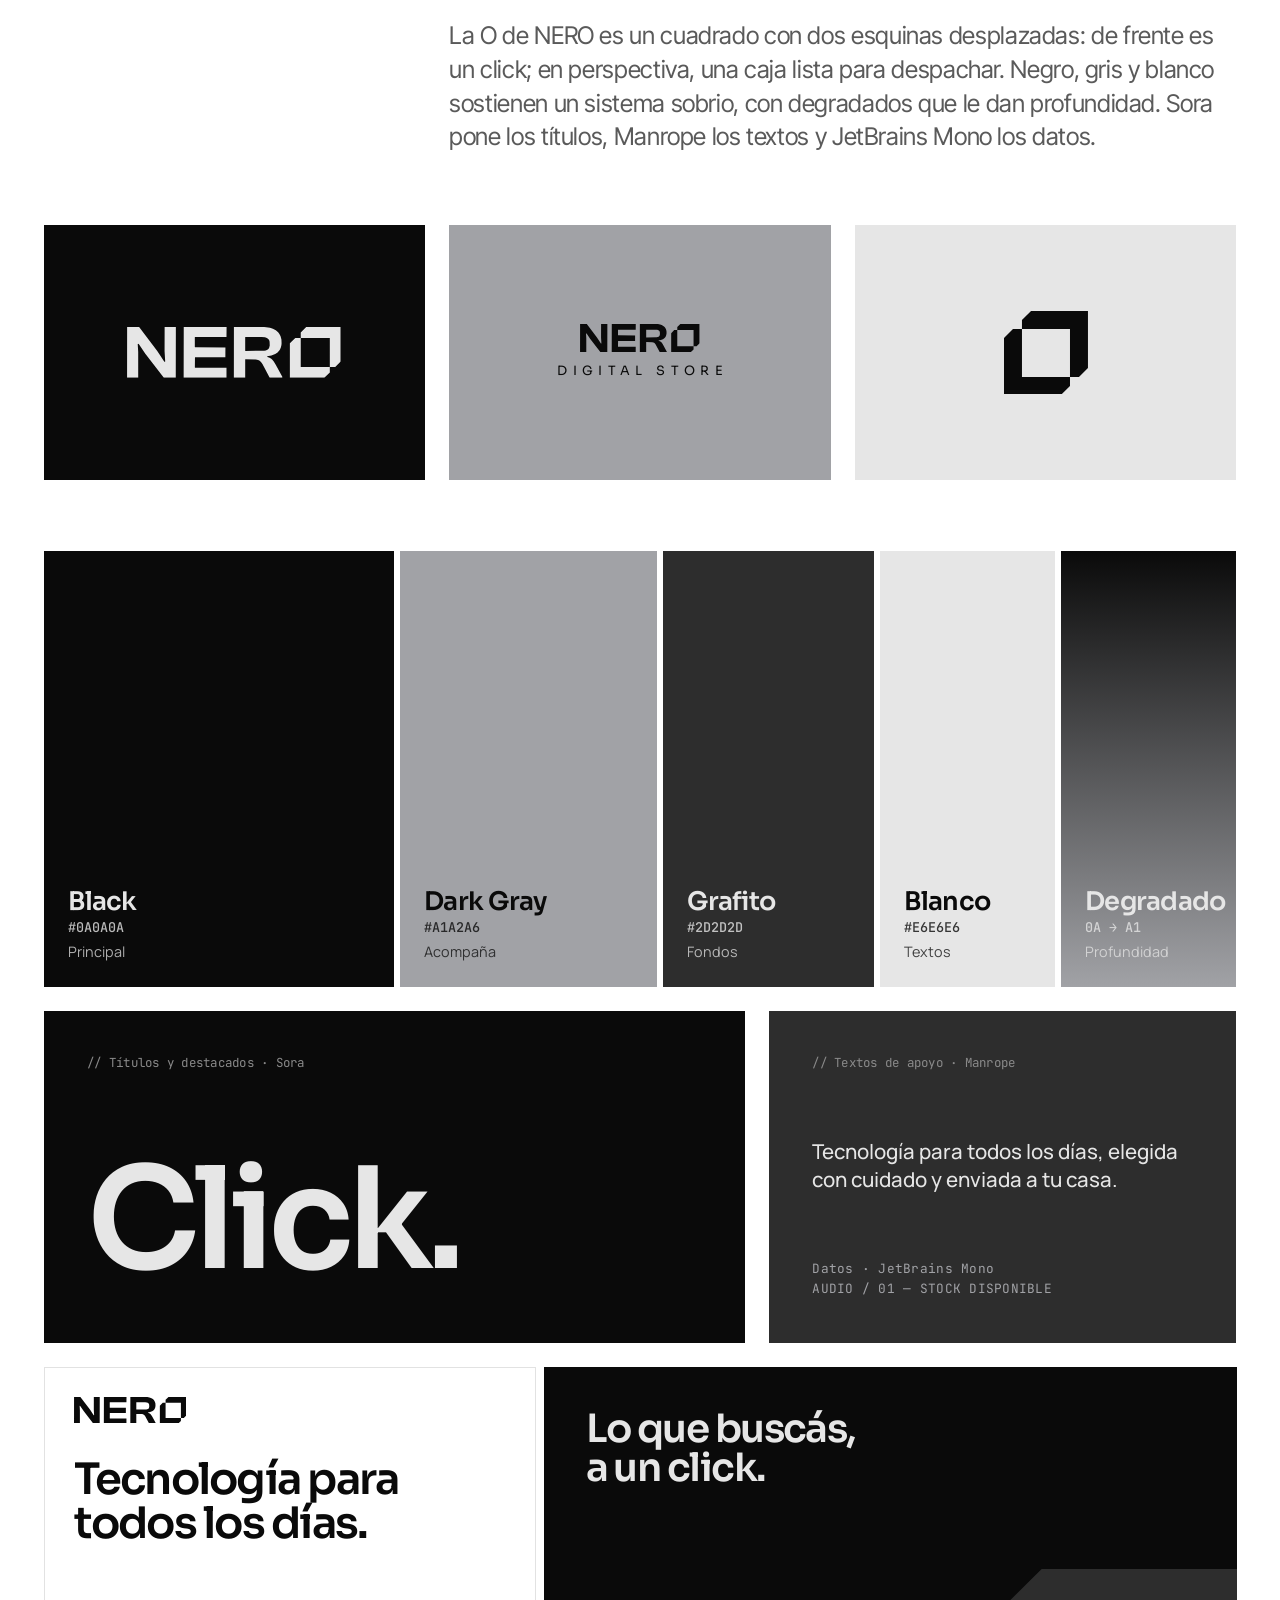
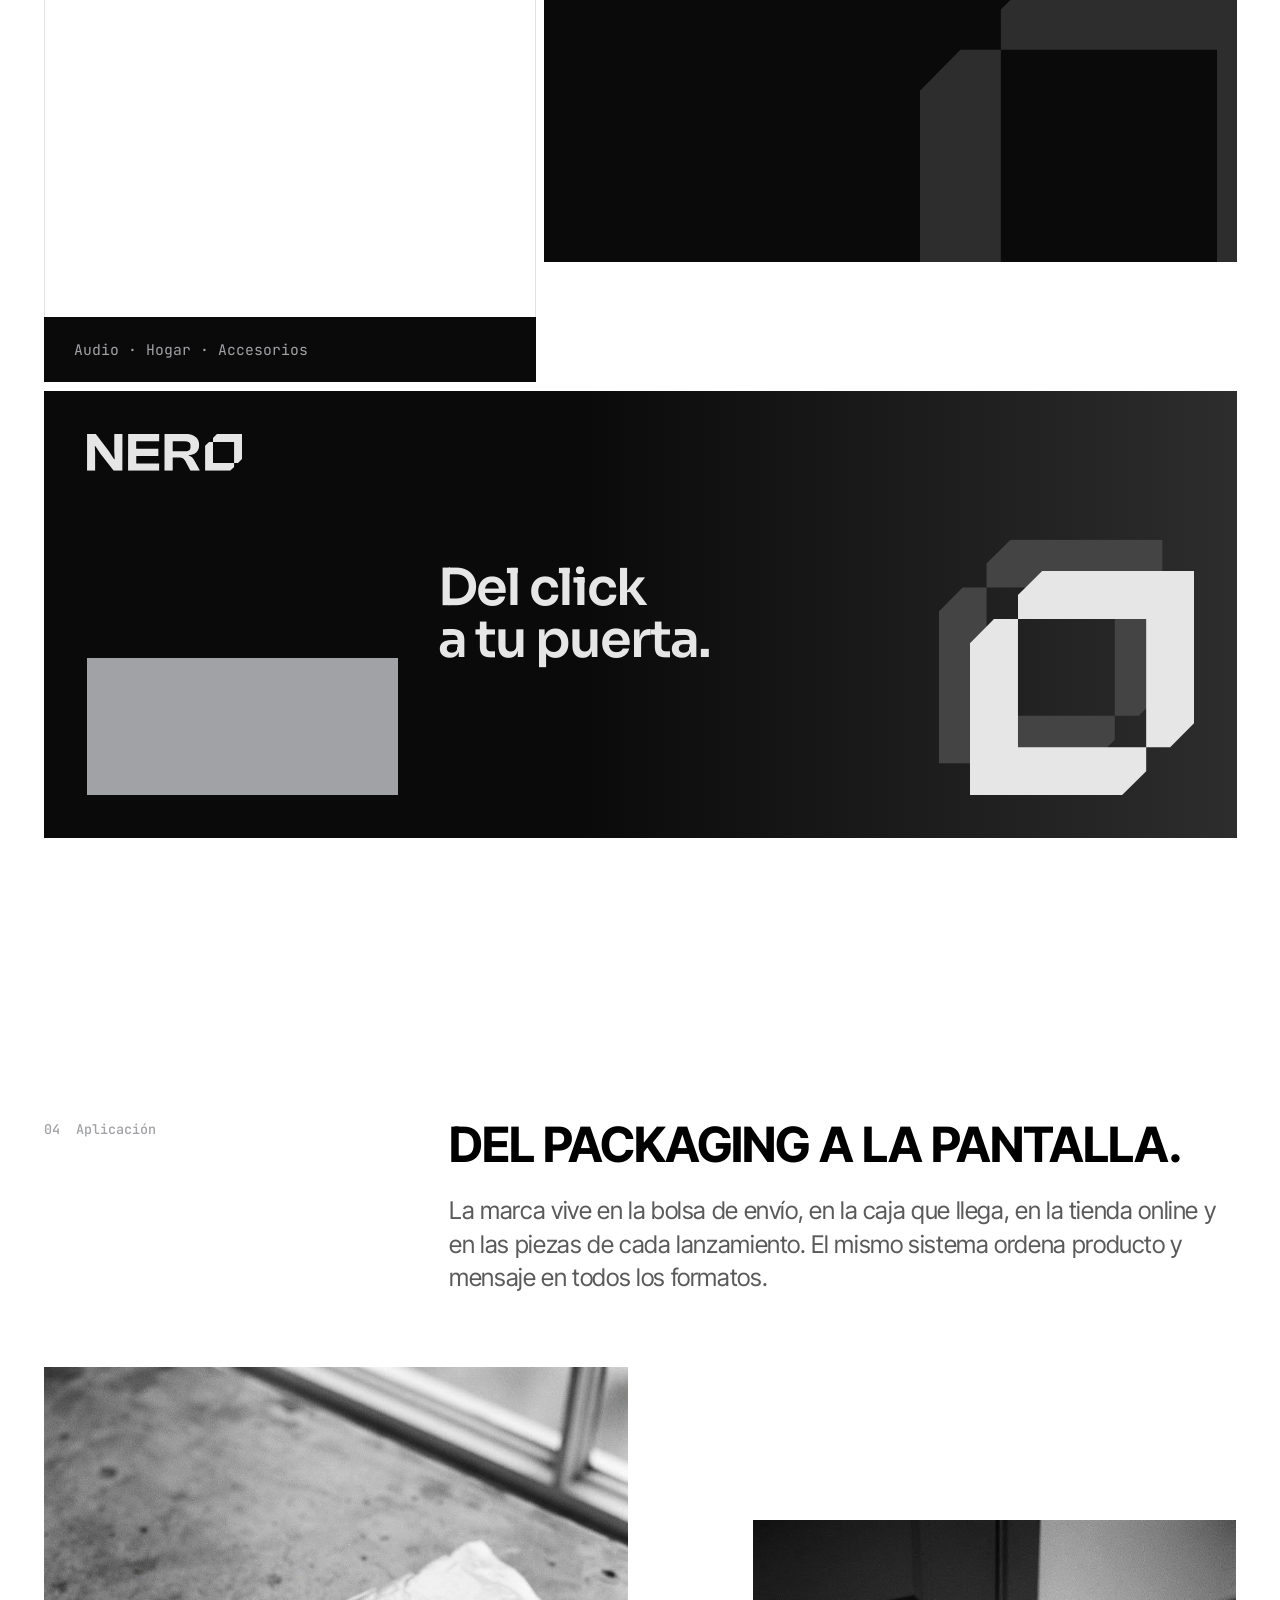
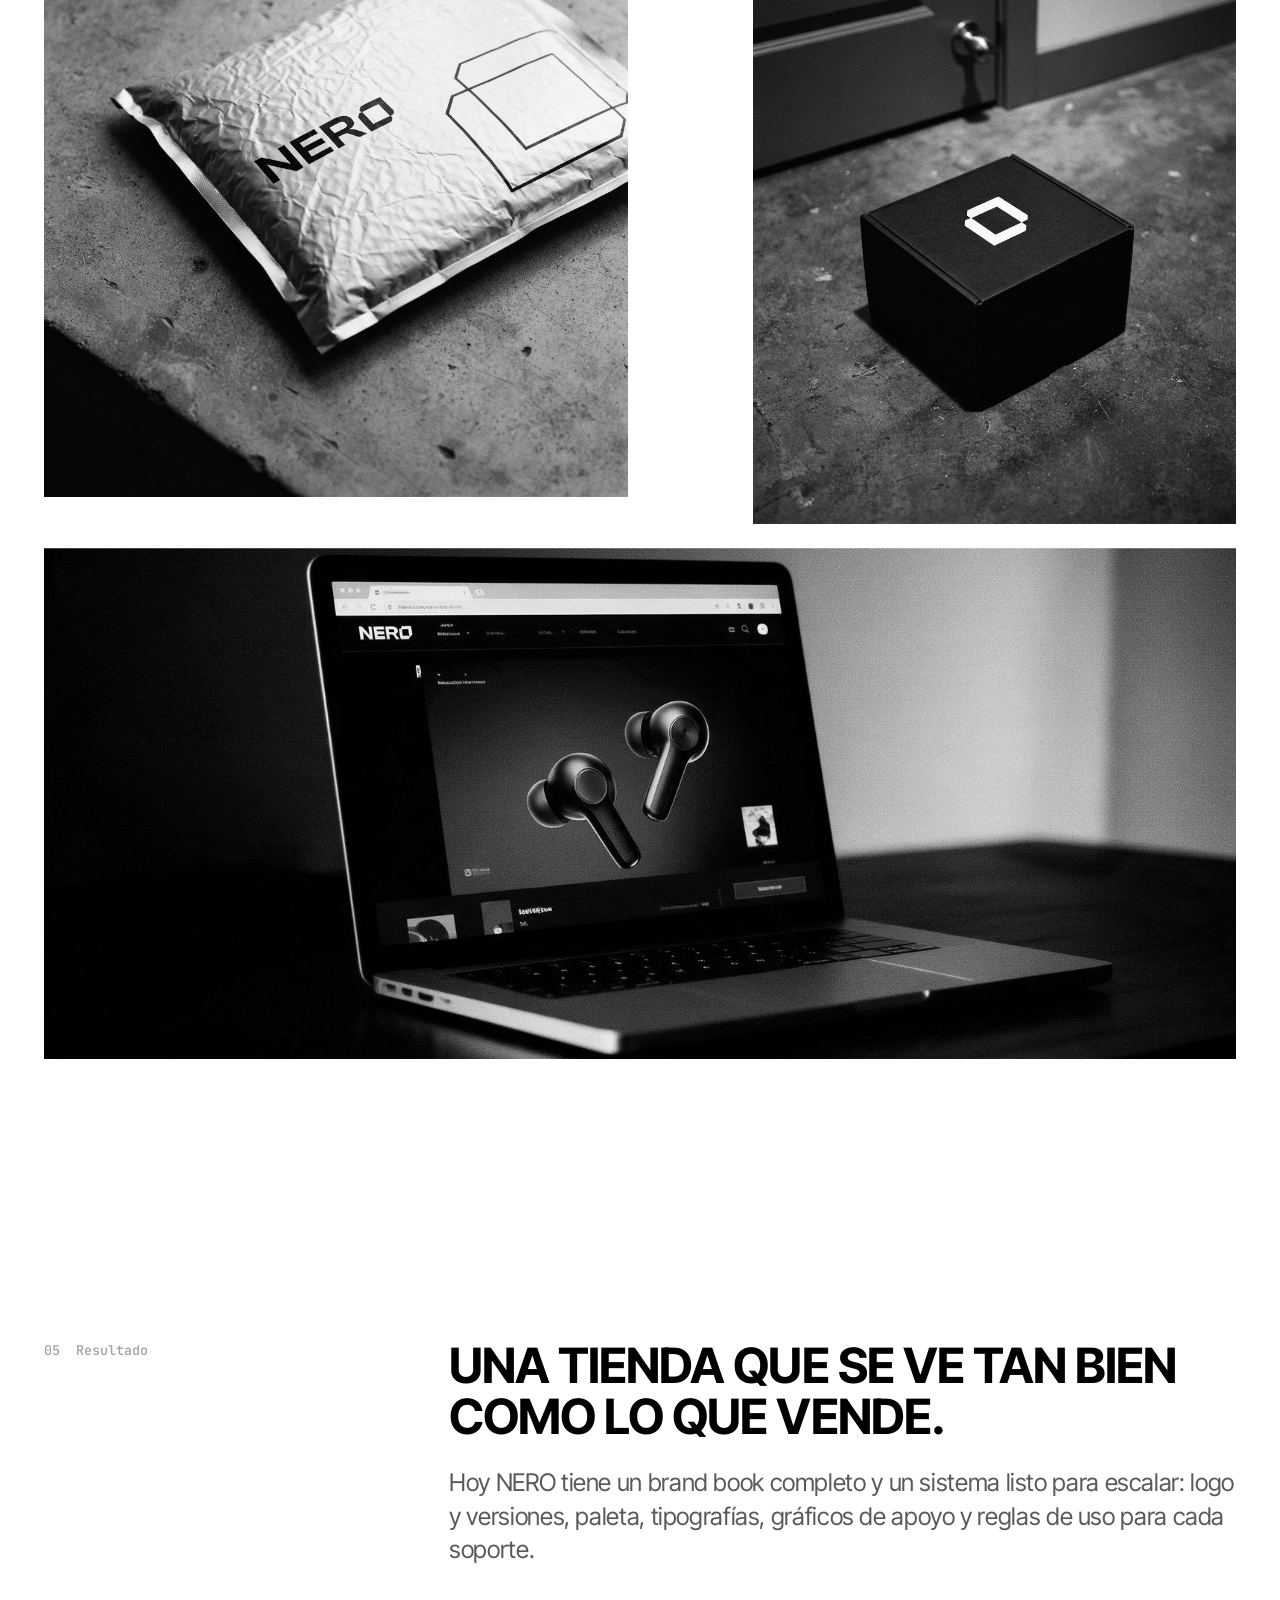
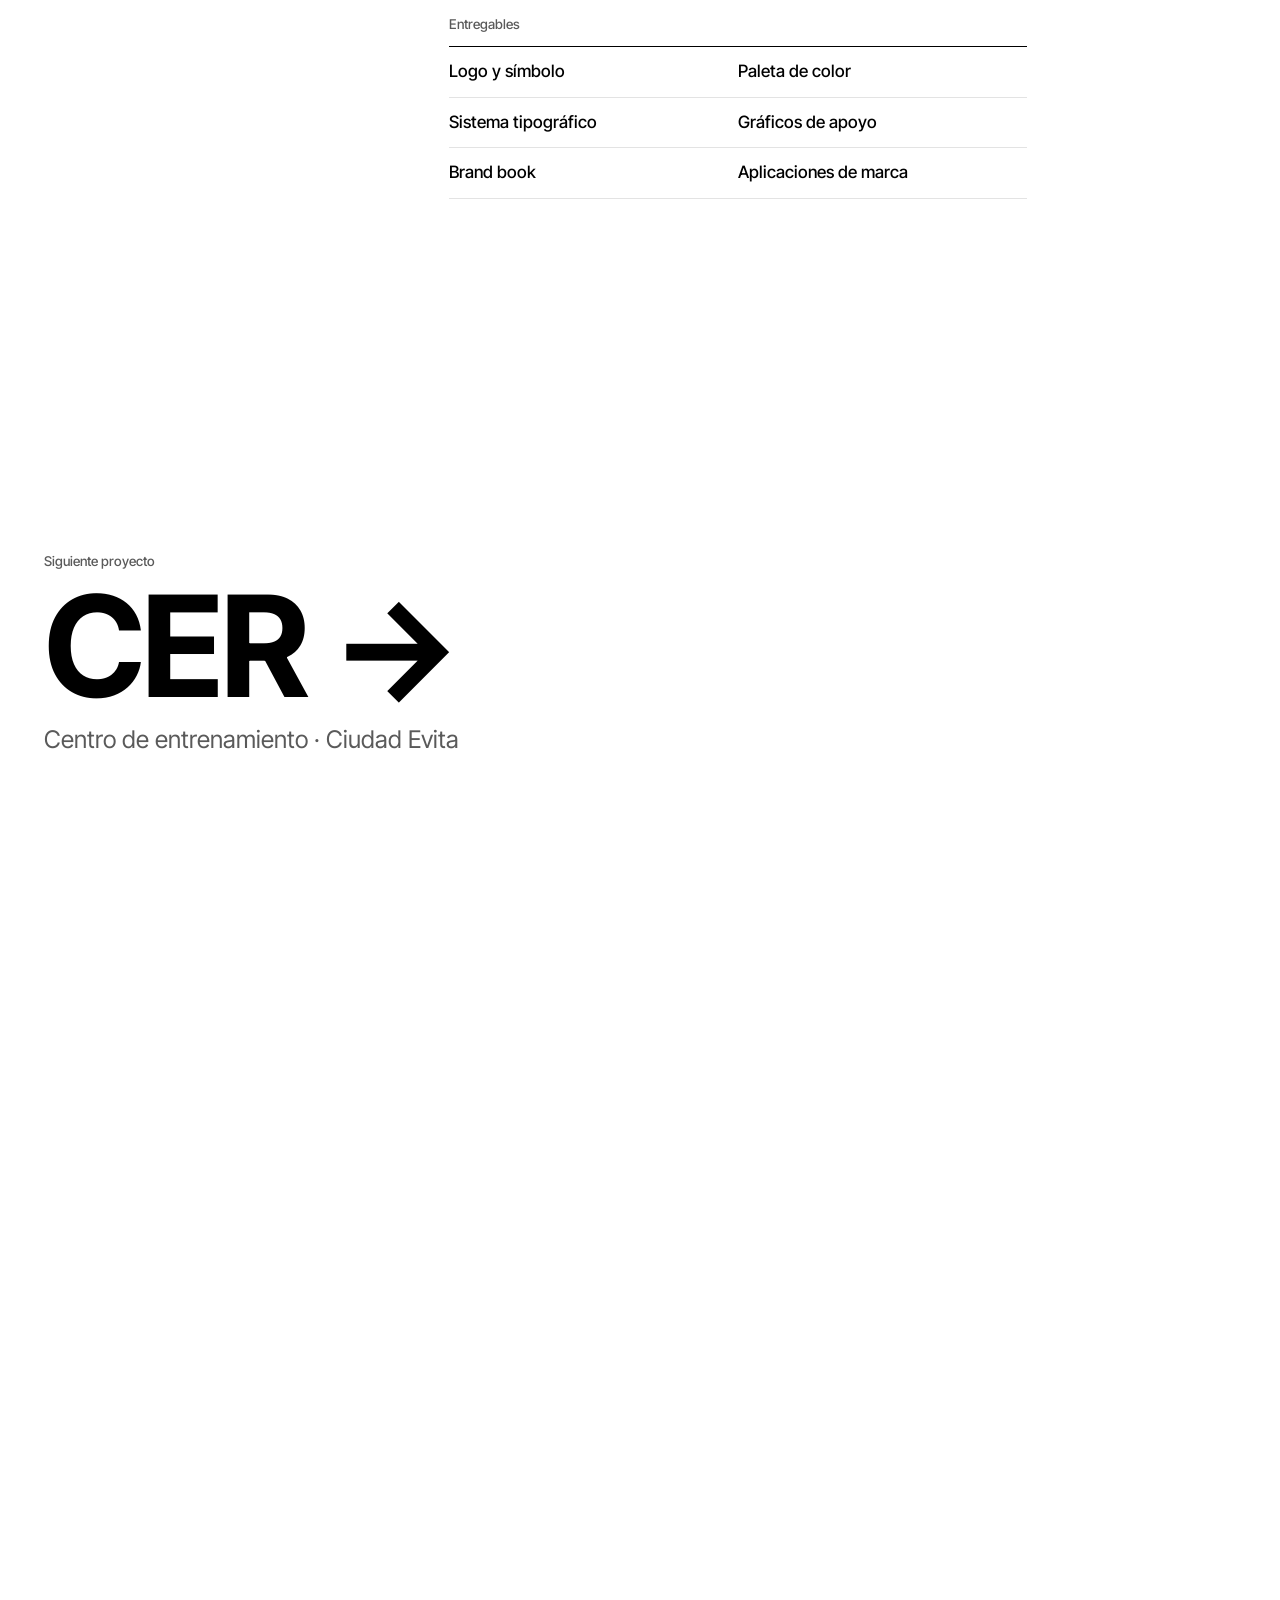
<file: trabajos/nero.html>
<!DOCTYPE html>
<html lang="es-AR" data-title-key="nero.title">
<head>
<meta charset="utf-8">
<meta name="viewport" content="width=device-width, initial-scale=1">
<title>NERO — Caso de branding — Eiro</title>
<meta name="description" content="Del click a tu puerta. Tienda digital de tecnología.">
<meta name="theme-color" content="#FFFFFF">
<meta name="robots" content="index, follow">
<link rel="canonical" href="https://matiasngaiteiro-gif.github.io/eiro/trabajos/nero.html">
<meta property="og:type" content="article">
<meta property="og:locale" content="es_AR">
<meta property="og:site_name" content="Eiro">
<meta property="og:url" content="https://matiasngaiteiro-gif.github.io/eiro/trabajos/nero.html">
<meta property="og:title" content="NERO · Caso de branding · Eiro">
<meta property="og:description" content="Del click a tu puerta. Tienda digital de tecnología.">
<meta property="og:image" content="https://matiasngaiteiro-gif.github.io/eiro/assets/fotos/nero-b1.jpg">
<meta name="twitter:card" content="summary_large_image">
<link rel="icon" href="../assets/favicon.png?v=9" type="image/png">
<link rel="apple-touch-icon" href="../assets/apple-touch-icon.png?v=9">
<link rel="preconnect" href="https://fonts.googleapis.com">
<link rel="preconnect" href="https://fonts.gstatic.com" crossorigin>
<link rel="stylesheet" href="https://fonts.googleapis.com/css2?family=Sora:wght@400;600&family=Manrope:wght@400;500;700&family=JetBrains+Mono:wght@400;500&display=swap">
<link rel="stylesheet" href="../styles.css?v=115">
<link rel="stylesheet" href="../assets/size.css?v=115">
<script>
  (function () {
    var d = document.documentElement;
    d.classList.add("js");
    if (!(window.matchMedia && window.matchMedia("(prefers-reduced-motion: reduce)").matches)) d.classList.add("motion");
    try { if (localStorage.getItem("eiro-lang") === "en") d.classList.add("i18n-wait"); } catch (e) {}
  })();
</script>
</head>
<body class="case-page">
<a class="skip" href="#contenido" data-i18n="e.skip">Saltar al contenido</a>

<header class="header">
  <div class="wrap">
    <a class="logo-link" href="../index.html" aria-label="Eiro"><span class="logo" aria-hidden="true"><span class="ek">E</span>iro<span class="dot" aria-hidden="true"></span></span></a>
    <div class="lang" role="group" aria-label="Idioma / Language"><button type="button" data-lang-btn="es">ES</button><span aria-hidden="true">/</span><button type="button" data-lang-btn="en">EN</button></div>
    <button class="menu-btn" id="menu-btn" type="button" aria-expanded="false" aria-controls="nav">Menú</button>
    <nav class="nav" id="nav" aria-label="Principal">
      <ul class="nav-start">
        <li><a href="../index.html#casos" data-i18n="e.nav.casos">Casos de estudio</a></li>
        <li><a href="../logos.html" data-i18n="e.nav.logos">Logos</a></li>
        <li><a href="../index.html#servicios" data-i18n="e.nav.servicios">Servicios</a></li>
      </ul>
      <div class="nav-end">
        <ul>
          <li><a href="../index.html#metodo" data-i18n="e.nav.metodo">Método</a></li>
        </ul>
        <a class="nav-cta" href="../index.html#contacto" data-i18n="e.nav.cta">Hablemos</a>
      </div>
    </nav>
  </div>
</header>
<template data-sz-extra>
  <div><span data-i18n="e.m.contacto">Contacto</span><a href="https://wa.me/5491134850669" target="_blank" rel="noopener">WhatsApp ↗</a></div>
  <div><span>Base</span><p>Buenos Aires</p></div>
  <div><span data-i18n="e.m.mercados">Mercados</span><p>Argentina</p><p data-i18n="e.m.usa">Estados Unidos</p></div>
</template>

<main id="contenido" class="kc kn">
  <svg width="0" height="0" style="position:absolute" aria-hidden="true">
    <symbol id="nero-logo" viewBox="0 0 4204 1000"><path fill="currentColor" fill-rule="evenodd" d="M2,0 L1,998 L220,998 L220,490 L211,337 L215,331 L231,334 L360,526 L721,993 L723,999 L959,997 L961,1 L740,1 L739,477 L751,677 L747,684 L734,684 L595,471 L238,2Z M1116,0 L1114,998 L1957,999 L1957,800 L1341,801 L1335,797 L1337,597 L1935,596 L1936,401 L1340,399 L1334,392 L1334,204 L1339,199 L1957,199 L1959,1Z M2103,0 L2102,998 L2325,997 L2325,638 L2330,635 L2535,639 L2578,648 L2601,658 L2616,670 L2647,703 L2667,734 L2807,998 L3054,999 L3055,980 L2923,736 L2887,677 L2859,643 L2838,625 L2804,605 L2761,591 L2757,581 L2760,576 L2840,563 L2916,533 L2962,500 L2996,464 L3012,437 L3028,397 L3038,354 L3041,320 L3038,246 L3021,182 L2998,138 L2973,105 L2927,66 L2870,36 L2812,16 L2738,3 L2699,0Z M2325,202 L2328,199 L2651,199 L2714,204 L2752,217 L2772,229 L2788,247 L2799,266 L2805,289 L2808,363 L2795,411 L2780,434 L2762,447 L2730,461 L2699,468 L2330,471 L2325,467Z M3526,0 L3418,107 L3418,214 L3311,214 L3204,322 L3204,1000 L3882,1000 L3990,893 L3990,786 L4097,786 L4204,678 L4204,0Z M3418,214 L3990,214 L3990,786 L3418,786Z"/></symbol>
    <symbol id="nero-sym" viewBox="0 0 1000 1000"><path fill="currentColor" fill-rule="evenodd" d="M322,0 L214,107 L214,214 L107,214 L0,322 L0,1000 L678,1000 L786,893 L786,786 L893,786 L1000,678 L1000,0Z M214,214 L786,214 L786,786 L214,786Z"/></symbol>
  </svg>

  <!-- PORTADA -->
  <section class="kc-hero on-dark">
    <div class="wrap">
      <a class="case-back mono" href="../index.html#casos" data-i18n="c.back">← Casos de estudio</a>
      <div class="kn-hero-stage" data-anim="fade" role="img" aria-label="Símbolo de NERO que gira en volumen, como una caja">
        <svg class="kn-hs-word" aria-hidden="true"><use href="#nero-logo"/></svg>
        <span class="kn-hs-tag">Digital Store</span>
        <div class="kn-cube-wrap" aria-hidden="true"><div class="kn-cube"><svg style="--z:0"><use href="#nero-sym"/></svg><svg style="--z:1"><use href="#nero-sym"/></svg><svg style="--z:2"><use href="#nero-sym"/></svg><svg style="--z:3"><use href="#nero-sym"/></svg><svg style="--z:4"><use href="#nero-sym"/></svg><svg style="--z:5"><use href="#nero-sym"/></svg><svg style="--z:6"><use href="#nero-sym"/></svg><svg style="--z:7"><use href="#nero-sym"/></svg><svg style="--z:8"><use href="#nero-sym"/></svg><svg style="--z:9"><use href="#nero-sym"/></svg><svg style="--z:10"><use href="#nero-sym"/></svg><svg style="--z:11"><use href="#nero-sym"/></svg><svg style="--z:12"><use href="#nero-sym"/></svg><svg style="--z:13"><use href="#nero-sym"/></svg><svg style="--z:14"><use href="#nero-sym"/></svg><svg style="--z:15"><use href="#nero-sym"/></svg><svg style="--z:16"><use href="#nero-sym"/></svg><svg style="--z:17"><use href="#nero-sym"/></svg><svg style="--z:18"><use href="#nero-sym"/></svg><svg style="--z:19"><use href="#nero-sym"/></svg><svg style="--z:20"><use href="#nero-sym"/></svg><svg style="--z:21"><use href="#nero-sym"/></svg><svg style="--z:22"><use href="#nero-sym"/></svg><svg style="--z:23"><use href="#nero-sym"/></svg></div></div>
        <span class="kn-hs-foot" data-i18n="nero.hs">// Identidad visual</span>
      </div>
      <div class="kc-head">
        <div>
          <h1 class="case-title title" data-anim="words">NERO</h1>
          <p class="kc-tag title" data-anim="words">Del click a tu puerta.</p>
        </div>
        <div class="kc-intro" data-anim="fade">
          <p data-i18n="nero.i1">NERO es una tienda digital de tecnología: audio, entretenimiento y accesorios para el día a día.</p>
          <p data-i18n="nero.i2">El brief: una marca que se viera como lo que vende. Precisa, actual y fácil de entender.</p>
          <dl class="kc-facts">
            <div><dt class="mono" data-i18n="c.sector">Sector</dt><dd data-i18n="nero.sector">Tienda digital de tecnología</dd></div>
            <div><dt class="mono" data-i18n="c.alcance">Alcance</dt><dd data-i18n="nero.alcance">Identidad · Brand book · Aplicaciones</dd></div>
          </dl>
        </div>
      </div>
      <nav class="kc-nav mono" aria-label="Capítulos del caso">
        <a href="#desafio" data-i18n="c.cap.1">Desafío</a><a href="#estrategia" data-i18n="c.cap.2">Estrategia</a><a href="#identidad" data-i18n="c.cap.3">Identidad</a><a href="#aplicacion" data-i18n="c.cap.4">Aplicación</a><a href="#resultado" data-i18n="c.cap.5">Resultado</a>
      </nav>
    </div>
  </section>

  <section class="kc-full">
    <div class="wrap">
      <figure class="shot kc-wide" data-anim="shot" data-parallax="0.04"><img src="../assets/fotos/nero-b1.jpg" alt="Afiche negro con el símbolo de NERO en una pared de la ciudad" width="1600" height="900" fetchpriority="high" onerror="this.remove()"><figcaption class="slot mono" data-i18n="nero.f1">Afiche en la calle</figcaption></figure>
    </div>
  </section>

  <!-- 01 DESAFÍO -->
  <section class="section kc-ch" id="desafio" aria-labelledby="desafio-t">
    <div class="wrap kc-grid">
      <h2 class="kc-label mono" id="desafio-t"><span>01</span> <span data-i18n="c.cap.1">Desafío</span></h2>
      <div class="kc-body">
        <p class="kc-big" data-anim="fade" data-i18n="nero.1t">Ganar confianza desde el primer click.</p>
        <p data-anim="fade" data-i18n="nero.1">En e-commerce, la marca es lo primero que se toca. NERO necesitaba una identidad que transmitiera seriedad y cuidado, para que comprar tecnología ahí se sintiera tan seguro como entrar a un local.</p>
      </div>
    </div>
    <div class="wrap kc-pair">
      <figure class="shot" data-anim="shot"><img src="../assets/fotos/nero-m5.jpg" alt="Mano con un celular que muestra la tienda de NERO" width="928" height="1152" loading="lazy" onerror="this.remove()"><figcaption class="slot mono" data-i18n="nero.f2">Compra desde el celular</figcaption></figure>
      <figure class="shot kc-low" data-anim="shot"><img src="../assets/fotos/nero-m4.jpg" alt="Chica con auriculares y una bolsa de NERO en la calle" width="928" height="1152" loading="lazy" onerror="this.remove()"><figcaption class="slot mono" data-i18n="nero.f3">Bolsa de NERO en la calle</figcaption></figure>
    </div>
  </section>

  <!-- 02 ESTRATEGIA -->
  <section class="section kc-ch" id="estrategia" aria-labelledby="estrategia-t">
    <div class="wrap kc-grid">
      <h2 class="kc-label mono" id="estrategia-t"><span>02</span> <span data-i18n="c.cap.2">Estrategia</span></h2>
      <div class="kc-body">
        <p class="kc-big" data-anim="fade" data-i18n="nero.2t">Un click y una caja.</p>
        <p data-anim="fade" data-i18n="nero.2">Toda la experiencia de NERO entra en dos momentos: el click que define la compra y la caja que llega a casa. La identidad une esos dos gestos en una sola forma y, con ella, una idea de mejora constante: cada pedido, un poco mejor que el anterior.</p>
      </div>
    </div>
    <div class="wrap">
      <div class="kn-grid-stage" data-anim="fade" role="img" aria-label="Construcción del símbolo de NERO sobre su retícula">
        <span class="kn-gs-label" data-i18n="nero.g1">// 1.2 Retícula</span>
        <svg class="kn-grid-svg" viewBox="-300 -150 1600 1300" aria-hidden="true">
          <g class="kn-lines" fill="none" stroke="#A1A2A6" stroke-width="3">
            <path d="M-300 0H1300M-300 214H1300M-300 786H1300M-300 1000H1300"/>
            <path d="M0 -150V1150M214 -150V1150M786 -150V1150M1000 -150V1150"/>
            <path d="M-150 1150L1150 -150M-300 1000L1000 -300M0 1300L1300 0"/>
            <rect x="214" y="214" width="572" height="572"/>
          </g>
          <use class="kn-fill" href="#nero-sym" width="1000" height="1000" style="color:#0A0A0A"/>
        </svg>
        <span class="kn-gs-cap" data-i18n="nero.g2">Click + caja de envío</span>
      </div>
    </div>
  </section>

  <!-- 03 IDENTIDAD -->
  <section class="section kc-ch" id="identidad" aria-labelledby="identidad-t">
    <div class="wrap kc-grid">
      <h2 class="kc-label mono" id="identidad-t"><span>03</span> <span data-i18n="c.cap.3">Identidad</span></h2>
      <div class="kc-body">
        <p class="kc-big" data-anim="fade" data-i18n="nero.3t">Un símbolo que es click y es caja.</p>
        <p data-anim="fade" data-i18n="nero.3">La O de NERO es un cuadrado con dos esquinas desplazadas: de frente es un click; en perspectiva, una caja lista para despachar. Negro, gris y blanco sostienen un sistema sobrio, con degradados que le dan profundidad. Sora pone los títulos, Manrope los textos y JetBrains Mono los datos.</p>
      </div>
    </div>
    <div class="wrap">
      <div class="cb-lock" data-anim="fade">
        <div class="cb-l kn-l1"><svg class="kn-word" role="img" aria-label="NERO en blanco sobre negro"><use href="#nero-logo"/></svg></div>
        <div class="cb-l kn-l2"><div class="kn-lock2" role="img" aria-label="NERO Digital Store en negro sobre gris"><svg class="kn-word"><use href="#nero-logo"/></svg><span>Digital Store</span></div></div>
        <div class="cb-l kn-l3"><svg class="kn-sym" role="img" aria-label="Símbolo de NERO en negro sobre blanco"><use href="#nero-sym"/></svg></div>
      </div>
      <div class="cs-pal kn-pal" data-anim="fade">
        <div class="cs-sw kn-sw1"><span class="cs-name">Black</span><span class="cs-hex mono">#0A0A0A</span><span class="cs-use" data-i18n="nero.pal.u1">Principal</span></div>
        <div class="cs-sw kn-sw2"><span class="cs-name">Dark Gray</span><span class="cs-hex mono">#A1A2A6</span><span class="cs-use" data-i18n="nero.pal.u2">Acompaña</span></div>
        <div class="cs-sw kn-sw3"><span class="cs-name" data-i18n="nero.pal.n3">Grafito</span><span class="cs-hex mono">#2D2D2D</span><span class="cs-use" data-i18n="nero.pal.u3">Fondos</span></div>
        <div class="cs-sw kn-sw4"><span class="cs-name" data-i18n="nero.pal.n4">Blanco</span><span class="cs-hex mono">#E6E6E6</span><span class="cs-use" data-i18n="nero.pal.u4">Textos</span></div>
        <div class="cs-sw kn-sw5"><span class="cs-name" data-i18n="nero.pal.n5">Degradado</span><span class="cs-hex mono">0A → A1</span><span class="cs-use" data-i18n="nero.pal.u5">Profundidad</span></div>
      </div>
      <div class="cb-type kn-type" data-anim="fade">
        <div class="cb-spec">
          <span class="kn-lbl" data-i18n="nero.ty1">// Títulos y destacados · Sora</span>
          <p class="cb-roll kn-roll" aria-label="Click, caja, casa"><span>Click.</span><span>Caja.</span><span>Casa.</span><span>NERO.</span><span>Click.</span></p>
        </div>
        <div class="cb-spec cb-spec-s">
          <span class="kn-lbl" data-i18n="nero.ty2">// Textos de apoyo · Manrope</span>
          <p class="cb-text kn-text">Tecnología para todos los días, elegida con cuidado y enviada a tu casa.</p>
          <p class="kn-mono" aria-hidden="true">Datos · JetBrains Mono<br>AUDIO / 01 — STOCK DISPONIBLE</p>
        </div>
      </div>
      <div class="kn-comp" data-anim="fade">
        <div class="kn-c kn-c1" role="img" aria-label="Composición blanca: Tecnología para todos los días">
          <svg class="kn-c-logo" aria-hidden="true"><use href="#nero-logo"/></svg>
          <p class="kn-c-h">Tecnología para todos los días.</p>
          <div class="kn-c-bar"><span>Audio · Hogar · Accesorios</span></div>
        </div>
        <div class="kn-c kn-c2" role="img" aria-label="Composición negra con el símbolo grande en degradado: Lo que buscás, a un click">
          <p class="kn-c-h">Lo que buscás,<br>a un click.</p>
          <svg class="kn-c-big" aria-hidden="true"><use href="#nero-sym"/></svg>
        </div>
        <div class="kn-c kn-c3" role="img" aria-label="Composición ancha: Del click a tu puerta">
          <div class="kn-c3-left">
            <svg class="kn-c-logo" aria-hidden="true"><use href="#nero-logo"/></svg>
            <span class="kn-c-block"></span>
          </div>
          <p class="kn-c-h">Del click<br>a tu puerta.</p>
          <div class="kn-c3-sym" aria-hidden="true"><svg><use href="#nero-sym"/></svg><svg><use href="#nero-sym"/></svg></div>
        </div>
      </div>
    </div>
  </section>

  <!-- 04 APLICACIÓN -->
  <section class="section kc-ch" id="aplicacion" aria-labelledby="aplicacion-t">
    <div class="wrap kc-grid">
      <h2 class="kc-label mono" id="aplicacion-t"><span>04</span> <span data-i18n="c.cap.4">Aplicación</span></h2>
      <div class="kc-body">
        <p class="kc-big" data-anim="fade" data-i18n="nero.4t">Del packaging a la pantalla.</p>
        <p data-anim="fade" data-i18n="nero.4">La marca vive en la bolsa de envío, en la caja que llega, en la tienda online y en las piezas de cada lanzamiento. El mismo sistema ordena producto y mensaje en todos los formatos.</p>
      </div>
    </div>
    <div class="wrap">
      <div class="cm kn-cm">
        <figure class="shot kn-1" data-anim="shot"><img src="../assets/fotos/nero-m1.jpg" alt="Bolsa de envío plateada con el logo de NERO" width="928" height="1152" loading="lazy" onerror="this.remove()"><figcaption class="slot mono" data-i18n="nero.f4">Bolsa de envío</figcaption></figure>
        <figure class="shot kn-2" data-anim="shot"><img src="../assets/fotos/nero-m2.jpg" alt="Caja negra con el símbolo de NERO en la puerta de una casa" width="928" height="1152" loading="lazy" onerror="this.remove()"><figcaption class="slot mono" data-i18n="nero.f5">Caja en la puerta</figcaption></figure>
        <figure class="shot kn-3" data-anim="shot"><img src="../assets/fotos/nero-m3.jpg" alt="Laptop con la tienda online de NERO" width="1600" height="900" loading="lazy" onerror="this.remove()"><figcaption class="slot mono" data-i18n="nero.f6">Tienda online</figcaption></figure>
      </div>
    </div>
  </section>

  <!-- 05 RESULTADO -->
  <section class="section kc-ch" id="resultado" aria-labelledby="resultado-t">
    <div class="wrap kc-grid">
      <h2 class="kc-label mono" id="resultado-t"><span>05</span> <span data-i18n="c.cap.5">Resultado</span></h2>
      <div class="kc-body">
        <p class="kc-big" data-anim="fade" data-i18n="nero.5t">Una tienda que se ve tan bien como lo que vende.</p>
        <p data-anim="fade" data-i18n="nero.5">Hoy NERO tiene un brand book completo y un sistema listo para escalar: logo y versiones, paleta, tipografías, gráficos de apoyo y reglas de uso para cada soporte.</p>
        <div class="kc-deliv" data-anim="fade"><p class="mono muted" data-i18n="c.entregables">Entregables</p><ul><li data-i18n="nero.d1">Logo y símbolo</li><li data-i18n="nero.d2">Paleta de color</li><li data-i18n="nero.d3">Sistema tipográfico</li><li data-i18n="nero.d4">Gráficos de apoyo</li><li data-i18n="nero.d5">Brand book</li><li data-i18n="nero.d6">Aplicaciones de marca</li></ul></div>
      </div>
    </div>
  </section>

  <section class="case-next on-dark">
    <a class="wrap case-next-link" href="cer.html">
      <span class="mono" data-i18n="c.next">Siguiente proyecto</span>
      <span class="case-next-name title">CER <i aria-hidden="true">→</i></span>
      <span class="case-next-sector" data-i18n="c.ns.cer">Centro de entrenamiento · Ciudad Evita</span>
    </a>
  </section>

</main>

<footer class="footer sz-curtain">
  <div class="wrap">
    <div class="foot-cols">
      <nav aria-label="Pie de página">
        <ul class="foot-links">
          <li><a href="../index.html#casos" data-i18n="e.nav.casos">Casos de estudio</a></li>
          <li><a href="../logos.html">Logos</a></li>
          <li><a href="../index.html#servicios" data-i18n="e.nav.servicios">Servicios</a></li>
          <li><a href="../index.html#metodo" data-i18n="e.nav.metodo">Método</a></li>
          <li><a href="../index.html#contacto" data-i18n="e.f.contacto">Contacto</a></li>
        </ul>
      </nav>
      <div class="foot-channels" id="foot-channels-box" hidden>
        <ul class="foot-links" id="foot-channels"></ul>
      </div>
    </div>
    <p class="logo logo-fit footer-logo" id="logo-foot" role="img" aria-label="Eiro" data-anim="letters" data-kern="0.01" data-dot="0.24">Eiro<span class="dot"></span></p>
    <div class="foot-bottom">
      <p class="footer-claim" data-i18n="e.f.claim">Estrategia, identidad y content para marcas en crecimiento.</p>
      <div class="legal">
        <span>© <span id="year">2026</span> Eiro</span>
        <span data-i18n="e.f.base">Buenos Aires — Argentina · Estados Unidos</span>
      </div>
    </div>
  </div>
</footer>

<script src="../assets/i18n-eiro.js?v=115"></script>
<script src="../assets/i18n.js?v=115"></script>
<script src="../config.js?v=115"></script>
<script src="../script.js?v=115"></script>
<script src="../assets/size.js?v=115"></script>
</body>
</html>
</file>
<file: styles.css>
/*
  Eiro, estudio creativo

  Sistema (el mismo de las piezas de Illustrator):
  - Fondos en blanco o negro. El verde #6CE26F solo como acento.
  - Logo EIRO en Vinila Extended Black. Títulos en Plus Jakarta Sans ExtraBold, apretados.
  - Fotos cálidas con grano, en tarjetas redondeadas, con etiqueta verde en píldora.
  - Botones en píldora: negros sobre blanco, verdes sobre negro.
  - Frases con renglones resaltados en recuadro negro, como en los flyers.
  Las animaciones solo corren con la clase .motion (JS activo y sin "reducir movimiento").
*/

:root {
  /* Color */
  --paper: #FFFFFF;
  --ink: #0B0B0B;
  --char: #0B0B0B;
  --char-fg: #FFFFFF;
  --soft: #EDEDED;
  --line: #E2E2E2;
  --gray: #5F5F5F;
  --accent: #6CE26F;
  --on-accent: #0B0B0B;

  /* Tipografía */
  --font-sans: "Plus Jakarta Sans", "Helvetica Neue", Helvetica, Arial, sans-serif;
  --font-logo: "Plus Jakarta Sans", "Helvetica Neue", Arial, sans-serif;

  /* Escala */
  --t-display: clamp(2.6rem, 6.4vw, 6.2rem);
  --t-h2: clamp(2.2rem, 5vw, 4.6rem);
  --t-h3: clamp(1.4rem, 2.4vw, 2.2rem);
  --t-h4: clamp(1.1rem, 1.4vw, 1.3rem);
  --t-statement: clamp(1.25rem, 1.9vw, 1.75rem);
  --t-body: 1.0625rem;
  --t-mono: 0.74rem;

  /* Espacios */
  --s-1: 8px; --s-2: 16px; --s-3: 24px; --s-4: clamp(28px, 3.4vw, 52px); --s-5: clamp(44px, 5.6vw, 88px);
  --section: clamp(80px, 11vw, 180px);
  --gutter: clamp(16px, 3.4vw, 48px);
  --max: 1560px;
  --header-h: 72px;
  --radius: clamp(20px, 2.4vw, 36px);

  /* Movimiento */
  --ease: cubic-bezier(.16, 1, .3, 1);
  --ease-io: cubic-bezier(.76, 0, .24, 1);
}

*, *::before, *::after { box-sizing: border-box; }
html { scroll-behavior: smooth; scroll-padding-top: calc(var(--header-h) + 16px); -webkit-text-size-adjust: 100%; }
body {
  margin: 0; background: var(--paper); color: var(--ink);
  font-family: var(--font-sans); font-size: var(--t-body); line-height: 1.5;
  -webkit-font-smoothing: antialiased; overflow-x: hidden;
}
h1, h2, h3, p, ul, ol, dl, dd, figure { margin: 0; padding: 0; }
ul, ol { list-style: none; }
a { color: inherit; }
img { display: block; max-width: 100%; }
[hidden] { display: none !important; }
::selection { background: var(--accent); color: var(--on-accent); }
:focus-visible { outline: 2px solid var(--accent); outline-offset: 4px; }

.on-dark { --paper: #0B0B0B; --ink: #FFFFFF; --soft: #1E1E1E; --line: #2A2A2A; --gray: #A6A6A6; background: var(--paper); color: var(--ink); }

.wrap { max-width: var(--max); margin-inline: auto; padding-inline: var(--gutter); }
.section { padding-block: var(--section); }
.skip { position: absolute; left: var(--gutter); top: -120px; z-index: 80; background: var(--ink); color: var(--paper); padding: 14px 20px; text-decoration: none; border-radius: 999px; }
.skip:focus { top: 10px; }
.sr-only { position: absolute; width: 1px; height: 1px; overflow: hidden; clip-path: inset(50%); white-space: nowrap; }

/* Voces tipográficas */
.title { font-weight: 800; line-height: 0.98; letter-spacing: -0.045em; text-wrap: balance; }
.mono { font-size: var(--t-mono); font-weight: 600; letter-spacing: 0.08em; text-transform: uppercase; line-height: 1.5; }
.muted { color: var(--gray); }
.statement { font-size: var(--t-statement); line-height: 1.28; letter-spacing: -0.025em; font-weight: 500; text-wrap: pretty; }

/* Logo */
.logo {
  display: inline-block; flex: none; font-family: var(--font-logo); font-weight: 800; text-transform: uppercase;
  font-size: var(--logo-size, 26px); line-height: 0.82; letter-spacing: -0.01em; white-space: nowrap; color: currentColor;
}
.logo-fit { display: block; width: max-content; margin: 0; font-size: 21vw; }

/* Barrita verde */
.chip { display: inline-block; width: 28px; height: 8px; margin-right: 10px; background: var(--accent); border-radius: 999px; vertical-align: 0; }

/* Etiquetas en píldora. Rectos solo en la intro, la portada y las gráficas (frase resaltada). */
.tag, .pill-tag {
  display: inline-flex; align-items: center; min-height: 40px; padding: 8px 18px; border-radius: 999px;
  background: var(--accent); color: var(--on-accent); font-weight: 600; font-size: 1rem; letter-spacing: -0.01em; line-height: 1.2;
}
.tag { position: absolute; left: clamp(12px, 1.6vw, 24px); bottom: clamp(12px, 1.6vw, 24px); z-index: 2; }

/* Botones (la etiqueta sube y entra otra igual al pasar el mouse) */
.btn, .nav-cta {
  display: inline-flex; align-items: center; justify-content: center;
  min-height: 56px; padding: 0 28px; border: 1.5px solid var(--ink); border-radius: 999px;
  font-weight: 600; font-size: 1rem; letter-spacing: -0.01em; text-decoration: none;
  transition: background-color .3s var(--ease), color .3s var(--ease), border-color .3s var(--ease), transform .3s var(--ease);
}
.btn-solid { background: var(--ink); color: var(--paper); }
.btn-line { background: transparent; color: var(--ink); }
.btn-line:hover { background: var(--ink); color: var(--paper); }
.on-dark .btn-solid, .dark .btn-solid, .on-dark .nav-cta { background: var(--accent); border-color: var(--accent); color: var(--on-accent); }
.btn:active, .nav-cta:active { transform: scale(0.97); }
.roll { display: inline-block; overflow: hidden; height: 1.3em; line-height: 1.3; vertical-align: middle; }
.roll > span { display: block; }
.roll > span::after { content: attr(data-label); display: block; }
.motion .roll > span { transition: transform .5s var(--ease); }
.motion .btn-roll:hover .roll > span { transform: translateY(-50%); }

/* Barra */
.header {
  position: sticky; top: 0; z-index: 40; background: var(--paper);
  border-bottom: 1px solid transparent; transition: transform .5s var(--ease), border-color .2s ease;
}
.header.is-stuck, .header.menu-open { border-bottom-color: var(--line); }
.header.is-hidden:not(:focus-within) { transform: translateY(-100%); }
.header .wrap { display: flex; align-items: center; justify-content: space-between; flex-wrap: wrap; gap: 0 24px; min-height: var(--header-h); }
.logo-link { display: inline-flex; align-items: center; min-height: var(--header-h); text-decoration: none; --logo-size: clamp(22px, 1.9vw, 28px); }
.nav, .nav-end { display: flex; align-items: center; gap: clamp(18px, 2.4vw, 36px); }
.nav ul { display: flex; gap: clamp(18px, 2.4vw, 36px); }
.nav li a { position: relative; display: inline-flex; align-items: center; min-height: 44px; text-decoration: none; font-weight: 600; font-size: 0.98rem; }
.nav li a::after { content: ""; position: absolute; left: 0; right: 0; bottom: 8px; height: 2px; background: var(--accent); transform: scaleX(0); transform-origin: right; transition: transform .45s var(--ease); }
.nav li a:hover::after { transform: scaleX(1); transform-origin: left; }
.nav li a small { display: none; }
.nav-cta { min-height: 44px; padding: 0 22px; font-size: 0.98rem; }
.menu-btn {
  display: none; align-items: center; min-height: 44px; padding: 8px 20px; font: inherit; font-weight: 600; font-size: 0.98rem;
  background: none; color: inherit; border: 1.5px solid var(--ink); border-radius: 999px; cursor: pointer;
}
@media (min-width: 901px) {
  .header .wrap { display: grid; grid-template-columns: minmax(0, 1fr) auto minmax(0, 1fr); }
  .nav { display: contents; }
  .nav-start { grid-column: 1; grid-row: 1; justify-self: start; }
  .logo-link { grid-column: 2; grid-row: 1; }
  .nav-end { grid-column: 3; grid-row: 1; justify-self: end; }
}
@media (max-width: 900px) {
  :root { --header-h: 64px; }
  .nav, .nav ul, .nav-end { flex-wrap: wrap; }
  .js .menu-btn { display: inline-flex; }
  .js .nav { display: none; width: 100%; flex-direction: column; align-items: stretch; gap: 0; padding-bottom: 24px; }
  .js .nav.is-open { display: flex; }
  .js .nav ul, .js .nav-end { flex-direction: column; align-items: stretch; gap: 0; }
  .js .nav li { border-top: 1px solid var(--line); }
  .js .nav li a { width: 100%; min-height: 66px; justify-content: space-between; gap: 16px; font-weight: 800; font-size: 2rem; letter-spacing: -0.045em; }
  .js .nav li a::after { display: none; }
  .js .nav li a small { display: inline; font-size: var(--t-mono); font-weight: 600; letter-spacing: 0.08em; text-transform: uppercase; color: var(--gray); }
  .js .nav .nav-cta { margin-top: 20px; min-height: 56px; }
}

/* Portada */
.hero { padding-block: clamp(16px, 2.4vw, 36px) var(--s-5); }
.hero-row { display: grid; grid-template-columns: repeat(12, minmax(0, 1fr)); gap: var(--s-4) var(--s-3); align-items: end; margin-top: clamp(36px, 6vw, 96px); }
.hero-title { grid-column: 1 / span 7; font-size: var(--t-display); }
.hero-side { grid-column: 9 / -1; display: grid; gap: var(--s-3); }
.hero-side .statement { color: var(--gray); }
.cta-row { display: flex; flex-wrap: wrap; gap: var(--s-1); }
/* Palabra rotativa: solo la letra en verde, sin fondo.
   Ocupa exactamente un renglón y su ancho acompaña a cada palabra. */
.word-pill {
  display: inline-block; vertical-align: top; height: 1lh;
  color: var(--accent); white-space: nowrap; overflow: hidden; transition: width .6s var(--ease);
}
.rotator { display: inline-block; white-space: nowrap; }
.motion .rotator { transition: transform .5s var(--ease), opacity .3s ease; }
.rotator.is-out { transform: translateY(-110%); opacity: 0; }
.rotator.is-in { transform: translateY(110%); opacity: 0; transition: none; }
.hero-gallery { display: grid; grid-template-columns: repeat(12, minmax(0, 1fr)); gap: var(--s-3); margin-top: var(--s-5); }
.hero-gallery .shot:first-child { grid-column: 1 / span 7; }
.hero-gallery .hero-gallery-offset { grid-column: 9 / -1; margin-top: clamp(80px, 14vw, 260px); }
@media (max-width: 900px) {
  .hero-title, .hero-side { grid-column: 1 / -1; }
  .hero-gallery .shot:first-child { grid-column: 1 / span 8; }
  .hero-gallery .hero-gallery-offset { grid-column: 6 / -1; margin-top: -30%; }
}

/* Imágenes */
.shot { position: relative; overflow: hidden; border-radius: var(--radius); background: var(--soft); aspect-ratio: 16 / 9; isolation: isolate; }
.shot img { position: absolute; inset: 0; width: 100%; height: 100%; object-fit: cover; }
.r-4x5 { aspect-ratio: 4 / 5; }

/* Cinta */
.marquee { overflow: hidden; border-block: 1px solid var(--line); padding-block: clamp(14px, 2vw, 26px); }
.marquee-track { display: flex; align-items: center; gap: clamp(20px, 3vw, 48px); width: max-content; }
.marquee span { font-weight: 800; font-size: clamp(2rem, 6vw, 5.4rem); letter-spacing: -0.045em; line-height: 1; white-space: nowrap; }
.marquee i { width: clamp(16px, 2vw, 28px); height: clamp(16px, 2vw, 28px); border-radius: 50%; background: var(--accent); flex: none; }
.motion .marquee-track { animation: marquee 28s linear infinite; }
@keyframes marquee { to { transform: translateX(-50%); } }

/* Encabezado de sección */
.sec-head { display: flex; justify-content: space-between; align-items: baseline; flex-wrap: wrap; gap: var(--s-1) var(--s-3); margin-bottom: var(--s-4); }
.sec-head h2 { font-size: var(--t-h2); }

/* Trabajos: grilla escalonada */
.works { display: grid; grid-template-columns: repeat(2, minmax(0, 1fr)); gap: var(--s-5) var(--s-3); align-items: start; }
.work { display: grid; gap: var(--s-2); align-content: start; min-width: 0; cursor: pointer; }
.work:nth-child(even) { margin-top: clamp(60px, 10vw, 180px); }
.work .shot img { transition: transform 1.1s var(--ease); }
.work:hover .shot img { transform: scale(1.05); }
.work-meta { display: grid; grid-template-columns: minmax(0, 1fr) auto; gap: 4px var(--s-2); align-items: baseline; align-content: start; padding-inline: 4px; }
.work-meta h3 { font-size: var(--t-h4); font-weight: 800; letter-spacing: -0.03em; }
.work-line { grid-column: 1 / -1; }
@media (max-width: 760px) { .works { grid-template-columns: minmax(0, 1fr); gap: var(--s-4); } .work:nth-child(even) { margin-top: 0; } }

.work-link { display: grid; gap: var(--s-2); color: inherit; text-decoration: none; }
.work-link:hover h3 { text-decoration: underline; text-decoration-thickness: 2px; text-underline-offset: 5px; }
.work-link:focus-visible { outline-offset: 6px; border-radius: var(--radius); }

/* Trabajamos con */
.clients { display: grid; gap: var(--s-2); margin-top: var(--s-5); padding-top: var(--s-3); border-top: 1px solid var(--line); }
.clients ul { display: flex; flex-wrap: wrap; gap: 6px 0; }
.clients li { font-weight: 800; font-size: clamp(1.5rem, 3vw, 2.6rem); letter-spacing: -0.045em; line-height: 1.15; }
.clients li:not(:last-child)::after { content: "·"; margin-inline: 0.35em; color: var(--accent); }

/* Frase resaltada: grilla de fondo y renglones en recuadro negro */
.quote {
  padding-block: var(--section); text-align: center;
  background-image: linear-gradient(var(--line) 1px, transparent 1px), linear-gradient(90deg, var(--line) 1px, transparent 1px);
  background-size: clamp(56px, 7vw, 96px) clamp(56px, 7vw, 96px); background-position: center;
}
.quote-text { display: grid; justify-items: center; gap: 0.06em; font-size: clamp(2.4rem, 7vw, 7rem); }
.q-line { display: block; }
/* Renglones resaltados: el recuadro deja aire arriba, abajo (colas de g, q, p) y a los costados */
.q-mark > span {
  display: inline-block; padding: 0.02em 0.22em 0.1em; border-radius: 0;
  color: var(--paper); background: linear-gradient(var(--ink), var(--ink)) no-repeat left / 100% 100%;
}
/* "hola": la letra en verde, sin fondo */
.hl > span { display: inline-block; color: var(--accent); }
.pill-tag { margin-top: var(--s-4); }

/* Estudio */
.studio-grid { display: grid; grid-template-columns: repeat(12, minmax(0, 1fr)); gap: var(--s-4) var(--s-3); align-items: center; }
.studio-img { grid-column: 1 / span 5; }
.studio-text { grid-column: 7 / -1; display: grid; gap: var(--s-3); min-width: 0; }
.studio-text h2 { font-size: var(--t-h2); }
.studio-text > .muted { max-width: 34em; }
.signature { display: grid; gap: 2px; margin-top: var(--s-1); }
.signature strong { font-size: var(--t-h3); font-weight: 800; letter-spacing: -0.04em; line-height: 1.1; }
@media (max-width: 900px) { .studio-img, .studio-text { grid-column: 1 / -1; } .studio-img { max-width: 520px; } }

/* Servicios */
.dark {
  --paper: #0B0B0B; --ink: #FFFFFF; --line: #2A2A2A; --gray: #A6A6A6;
  background: var(--char); color: var(--char-fg); border-radius: var(--radius);
  margin-inline: clamp(8px, 1.2vw, 20px); padding-block: var(--s-5);
}
.services { border-top: 1px solid var(--line); }
.services details { border-bottom: 1px solid var(--line); }
.services summary { display: grid; grid-template-columns: 3rem minmax(0, 1fr) auto; gap: 12px; align-items: center; padding-block: var(--s-3); cursor: pointer; list-style: none; }
.services summary::-webkit-details-marker { display: none; }
.services .num { color: var(--gray); }
.services h3 { font-size: clamp(2rem, 5vw, 4.4rem); transition: transform .6s var(--ease), color .3s ease; }
.services summary:hover h3 { transform: translateX(clamp(8px, 1.4vw, 22px)); color: var(--accent); }
.services .toggle { width: 48px; height: 48px; border: 1.5px solid var(--line); border-radius: 50%; position: relative; transition: background-color .3s ease, border-color .3s ease, color .3s ease, transform .5s var(--ease); }
.services .toggle::before, .services .toggle::after { content: ""; position: absolute; left: 50%; top: 50%; width: 14px; height: 2px; background: currentColor; transform: translate(-50%, -50%); }
.services .toggle::after { transform: translate(-50%, -50%) rotate(90deg); }
.services details[open] .toggle { background: var(--accent); border-color: var(--accent); color: var(--on-accent); transform: rotate(45deg); }
.services summary:hover .toggle { border-color: var(--accent); }
.service-body { display: grid; grid-template-columns: repeat(12, minmax(0, 1fr)); gap: var(--s-3); padding: 4px 0 var(--s-4) calc(3rem + 12px); }
.service-body p { grid-column: 1 / span 6; max-width: 32em; font-size: 1.15rem; }
.service-body ul { grid-column: 8 / -1; display: flex; flex-wrap: wrap; gap: 8px; align-content: start; }
.service-body li { border: 1px solid var(--line); border-radius: 999px; padding: 8px 14px; color: var(--gray); }
.motion details[open] .service-body { animation: open .7s var(--ease); }
@keyframes open { from { opacity: 0; transform: translateY(-10px); } }
@media (max-width: 900px) { .service-body p, .service-body ul { grid-column: 1 / -1; } }
@media (max-width: 560px) { .services summary { grid-template-columns: 2rem minmax(0, 1fr) auto; } .service-body { padding-left: 0; } }

/* Método: foto con titular encima + pasos */
.method-grid { display: grid; grid-template-columns: repeat(12, minmax(0, 1fr)); gap: var(--s-4) var(--s-3); align-items: start; }
.method-img { grid-column: 1 / span 5; position: sticky; top: calc(var(--header-h) + 24px); }
.method-img::after { content: ""; position: absolute; inset: 0; background: rgba(11, 11, 11, .28); z-index: 1; }
.over-title { position: absolute; left: 7%; bottom: 7%; right: 7%; z-index: 2; color: #FFF; font-weight: 800; font-size: clamp(2rem, 4.4vw, 4.4rem); line-height: 0.95; letter-spacing: -0.05em; text-transform: uppercase; }
.method-side { grid-column: 7 / -1; }
.method { display: grid; border-top: 1px solid var(--line); }
.method li { display: grid; grid-template-columns: 3rem minmax(0, 1fr); gap: 12px; padding-block: var(--s-3); border-bottom: 1px solid var(--line); }
.method .num { color: var(--gray); padding-top: 0.6em; }
.method h3 { font-size: var(--t-h3); margin-bottom: 8px; }
.method p { color: var(--gray); max-width: 30em; }
@media (max-width: 900px) { .method-img, .method-side { grid-column: 1 / -1; } .method-img { position: relative; top: 0; max-width: 520px; } }
.modes { margin-top: var(--section); display: grid; gap: var(--s-3); }
.modes > h3 { font-size: var(--t-h3); font-weight: 800; letter-spacing: -0.04em; line-height: 1; }
.modes dl { display: grid; grid-template-columns: repeat(3, minmax(0, 1fr)); gap: var(--s-3); }
.modes dl > div { display: flex; flex-direction: column; gap: 10px; background: var(--soft); border-radius: calc(var(--radius) * 0.8); padding: var(--s-3); min-height: 220px; transition: background-color .4s ease, color .4s ease, transform .6s var(--ease); }
.modes dl > div:hover { background: var(--ink); color: var(--paper); transform: translateY(-6px); }
.modes dl > div:hover dd { color: #A6A6A6; }
.modes dt { font-weight: 800; font-size: var(--t-h3); letter-spacing: -0.04em; line-height: 1; }
.modes dd { color: var(--gray); margin-top: auto; }
@media (max-width: 760px) { .modes dl { grid-template-columns: minmax(0, 1fr); } .modes dl > div { min-height: 0; } }

/* Contacto */
.contact-card { padding-block: var(--section) var(--s-5); }
.contact-card h2 { font-size: clamp(3rem, 10vw, 9rem); }
.contact-grid { display: grid; grid-template-columns: repeat(12, minmax(0, 1fr)); gap: var(--s-4) var(--s-3); align-items: start; margin-top: var(--s-5); }
.contact-grid .statement { grid-column: 1 / span 6; max-width: 24em; }
.channels { grid-column: 8 / -1; min-width: 0; border-top: 1px solid var(--ink); }
.channels li { display: grid; justify-items: start; gap: 4px; padding-block: var(--s-2); border-bottom: 1px solid var(--line); }
.channels li > span { color: var(--gray); }
.channels a { font-weight: 800; font-size: var(--t-h3); letter-spacing: -0.04em; line-height: 1.1; overflow-wrap: anywhere; text-decoration: none; }
.channels a:hover { color: var(--accent); }
.channels-empty { padding-block: var(--s-2); border-bottom: 1px solid var(--line); color: var(--gray); }
.copy-btn { min-height: 40px; padding: 6px 16px; margin-top: 6px; background: none; color: inherit; border: 1.5px solid currentColor; border-radius: 999px; cursor: pointer; }
.copy-btn:hover { background: var(--accent); border-color: var(--accent); color: var(--on-accent); }
@media (max-width: 900px) { .contact-grid .statement, .channels { grid-column: 1 / -1; } }

/* Pie */
.footer { padding-block: var(--s-5) 24px; overflow: hidden; }
.footer-grid { display: grid; grid-template-columns: repeat(12, minmax(0, 1fr)); gap: 32px 24px; padding-top: var(--s-5); border-top: 1px solid var(--line); }
.footer-brand { grid-column: 1 / span 6; display: grid; gap: var(--s-3); align-content: start; justify-items: start; }
.footer-brand p { color: var(--gray); }
.footer nav { grid-column: 8 / span 2; }
.foot-channels { grid-column: 10 / -1; }
.footer .label { display: block; padding-bottom: 8px; color: var(--gray); }
.footer li a { display: inline-flex; align-items: center; min-height: 40px; text-decoration: none; font-weight: 600; }
.footer li a:hover { color: var(--accent); }
.footer-logo { margin-top: var(--s-5); }
.legal { display: flex; justify-content: space-between; flex-wrap: wrap; gap: 8px 24px; margin-top: 24px; padding-top: 20px; border-top: 1px solid var(--line); color: var(--gray); }
@media (max-width: 900px) { .footer-brand, .footer nav, .foot-channels { grid-column: 1 / -1; } }

/* Cursor "Ver" sobre los trabajos (solo con mouse) */
.cursor {
  position: fixed; left: 0; top: 0; z-index: 70; pointer-events: none;
  width: 92px; height: 92px; margin: -46px 0 0 -46px; border-radius: 50%;
  display: grid; place-items: center; background: var(--accent); color: var(--on-accent);
  font-weight: 800; font-size: 1rem; letter-spacing: -0.02em;
  transform: translate3d(-200px, -200px, 0) scale(0); transition: scale .4s var(--ease);
  scale: 0;
}
.cursor.is-on { scale: 1; }
@media (hover: none), (pointer: coarse) { .cursor { display: none; } }

/* INTRO: GAITEIRO → EIRO */
.intro { display: none; }
.intro-on .intro {
  position: fixed; inset: 0; z-index: 90; display: grid; place-items: center; align-content: center; gap: 22px;
  background: #0B0B0B; color: #FFF;
}
.intro-on body { overflow: hidden; }
.intro-word { font-size: min(10rem, 9.6vw); line-height: 0.9; display: inline-flex; align-items: center; }
.intro-word > span { display: inline-flex; }
.intro-word span span { display: none; }
.intro-word span span.on { display: inline-block; }
.intro-word .gait span { max-width: 2em; overflow: hidden; transition: max-width .38s var(--ease-io), opacity .25s ease; }
.intro-word .gait.selected { background: var(--accent); box-shadow: 0 0 0 0.05em var(--accent); color: #0B0B0B; border-radius: 0.14em; }
.intro-word .gait.selected:not(:has(span:not(.gone))) { box-shadow: none; }
.intro-word .gait span.gone { max-width: 0; opacity: 0; }
.caret { display: inline-block; border-radius: 999px; width: 0.08em; height: 0.8em; margin-left: 0.06em; background: var(--accent); animation: blink .8s steps(1) infinite; }
@keyframes blink { 50% { opacity: 0; } }
.intro-note { color: #A6A6A6; opacity: 0; transition: opacity .5s ease; }
.intro.is-done .intro-note { opacity: 1; }
.intro.is-leaving { transform: translateY(-100%); transition: transform 1s var(--ease-io); }

/* ANIMACIONES DE ENTRADA (solo con .motion) */
.motion [data-anim="fade"] { opacity: 0; transform: translateY(28px); transition: opacity .9s var(--ease), transform 1.1s var(--ease); }
.motion [data-anim="fade"].in { opacity: 1; transform: none; }

.motion [data-anim="words"] .w { display: inline-block; overflow: hidden; vertical-align: top; padding: 0.16em 0.04em 0.24em; margin: -0.16em -0.04em -0.24em; }
.motion [data-anim="words"] .w > span { display: inline-block; transform: translateY(110%); transition: transform 1.1s var(--ease); transition-delay: calc(var(--i, 0) * 70ms); }
.motion [data-anim="words"].in .w > span { transform: none; }

.motion [data-anim="letters"] .l { display: inline-block; overflow: hidden; vertical-align: top; padding: 0.16em 0.03em 0.2em; margin: -0.16em -0.03em -0.2em; }
.motion [data-anim="letters"] .l > span { display: inline-block; transform: translateY(105%); transition: transform 1.2s var(--ease); transition-delay: calc(var(--i, 0) * 80ms); }
.motion [data-anim="letters"].in .l > span { transform: none; }

.motion [data-anim="shot"] { clip-path: inset(18% 0 0 0 round var(--radius)); transition: clip-path 1.4s var(--ease); }
.motion [data-anim="shot"] img { scale: 1.25; transition: scale 1.8s var(--ease); }
.motion [data-anim="shot"] .tag { opacity: 0; transform: translateY(10px); transition: opacity .6s ease .6s, transform .8s var(--ease) .6s; }
.motion [data-anim="shot"].in { clip-path: inset(0 0 0 0 round var(--radius)); }
.motion [data-anim="shot"].in img { scale: 1; }
.motion [data-anim="shot"].in .tag { opacity: 1; transform: none; }

.motion [data-anim="mark"] > span { background-size: 0% 100%; color: var(--ink); transition: background-size 1s var(--ease-io), color .4s ease .5s; }
.motion .quote [data-anim="mark"] > span { color: var(--ink); }
.motion [data-anim="mark"].in > span { background-size: 100% 100%; color: var(--paper); }
.motion .hl[data-anim="mark"] > span { color: var(--accent); clip-path: inset(-0.2em 100% -0.2em -0.2em); transition: clip-path 1s var(--ease-io); }
.motion .hl[data-anim="mark"].in > span { clip-path: inset(-0.2em -0.2em -0.2em -0.2em); }

@media (prefers-reduced-motion: reduce) {
  html { scroll-behavior: auto; }
  *, *::before, *::after { transition: none !important; animation: none !important; }
}

/* PÁGINAS DE CASO */
.case-hero { padding-block: clamp(28px, 4vw, 56px) var(--s-5); }
.case-back { display: inline-flex; align-items: center; min-height: 44px; color: var(--gray); text-decoration: none; }
.case-back:hover { color: var(--accent); }
.case-title { font-size: clamp(3.6rem, 13vw, 12rem); line-height: 0.9; letter-spacing: -0.055em; margin-top: var(--s-2); }
.case-lead { margin-top: var(--s-3); max-width: 22em; color: var(--ink); }
.case-facts { display: grid; grid-template-columns: repeat(4, minmax(0, 1fr)); gap: var(--s-3); margin: var(--s-5) 0 var(--s-4); padding-top: var(--s-3); border-top: 1px solid var(--line); }
.case-facts > div { display: grid; gap: 8px; align-content: start; min-width: 0; }
.case-facts dt { color: var(--gray); }
.case-facts dd { font-weight: 600; }
.case-facts-wide { grid-column: span 2; }
.case-chips { display: flex; flex-wrap: wrap; gap: 6px; }
.case-chips li { border: 1px solid var(--line); border-radius: 999px; padding: 6px 14px; font-weight: 500; font-size: 0.95rem; }
@media (max-width: 760px) { .case-facts { grid-template-columns: minmax(0, 1fr) minmax(0, 1fr); } .case-facts-wide { grid-column: 1 / -1; } }
.case-cover { aspect-ratio: 16 / 9; }
@media (max-width: 760px) { .case-cover { aspect-ratio: 4 / 5; } }

.case-statement { font-size: clamp(1.8rem, 3.6vw, 3.4rem); line-height: 1.08; letter-spacing: -0.04em; max-width: 24em; }

.case-gallery .wrap { display: grid; }
.gal { display: grid; grid-template-columns: repeat(12, minmax(0, 1fr)); gap: var(--s-3); align-items: start; }
.gal-a .shot:first-child { grid-column: 1 / span 6; }
.gal-a .gal-low { grid-column: 8 / -1; margin-top: clamp(60px, 12vw, 220px); }
@media (max-width: 760px) { .gal-a .shot:first-child, .gal-a .gal-low { grid-column: 1 / -1; margin-top: 0; } }
.r-16x9 { aspect-ratio: 16 / 9; }
@media (max-width: 760px) { .r-16x9 { aspect-ratio: 4 / 5; } }
.slot { position: absolute; inset: 0; display: grid; place-items: center; color: var(--gray); z-index: 0; }
.shot img { z-index: 1; }

.case-cols { display: grid; grid-template-columns: repeat(12, minmax(0, 1fr)); gap: var(--s-4) var(--s-3); }
.case-cols > div { display: grid; gap: var(--s-2); align-content: start; min-width: 0; }
.case-cols > div:first-child { grid-column: 1 / span 5; }
.case-cols > div:last-child { grid-column: 7 / -1; }
.case-cols p { font-size: var(--t-statement); line-height: 1.32; letter-spacing: -0.02em; font-weight: 500; }
@media (max-width: 900px) { .case-cols > div:first-child, .case-cols > div:last-child { grid-column: 1 / -1; } }

.case-quote p { font-size: clamp(2.4rem, 6.4vw, 6rem); line-height: 0.98; letter-spacing: -0.05em; max-width: 14em; }

.case-next { padding: 0; }
.case-next-link { display: grid; gap: 10px; padding-block: var(--section); text-decoration: none; color: var(--ink); }
.case-next-link .mono { color: var(--gray); }
.case-next-name { font-size: clamp(3rem, 11vw, 10rem); line-height: 0.92; letter-spacing: -0.055em; }
.case-next-name i { font-style: normal; display: inline-block; color: var(--accent); transition: transform .6s var(--ease); }
.case-next-link:hover .case-next-name i { transform: translateX(0.25em); }
.case-next-sector { color: var(--gray); font-size: var(--t-statement); }

/* ---------- Caso CER: presentación de la marca ---------- */
@property --cu-n { syntax: "<integer>"; inherits: false; initial-value: 0; }
.kc, .cer-brand, .cer-use, .cer-mock {
  --cer: #FF3A12; --cer-black: #0B0B0B; --cer-graph: #262626; --cer-white: #F4F4F2; --cer-sky: #8DAEBE;
  /* Tipografía de CER (Adobe Fonts). Si el kit no carga, Archivo angosta la reemplaza. */
  --cer-narrow: "shuttleblock-narrow", "Archivo", "Arial Narrow", sans-serif;
  --cer-text: "shuttleblock", "Archivo", "Helvetica Neue", Arial, sans-serif;
}
.cer-use, .cer-mock { padding-top: 0; }
.cb-meta, .cu-meta { display: flex; justify-content: space-between; gap: 1em; font-family: var(--cer-narrow); font-stretch: 62%; font-weight: 600; text-transform: uppercase; letter-spacing: .04em; }

/* Grano compartido */
.cb-stage::after, .cu-p::after {
  content: ""; position: absolute; inset: -50%; z-index: 4; pointer-events: none; opacity: .2; mix-blend-mode: overlay;
  background-image: url("data:image/svg+xml;utf8,<svg xmlns='http://www.w3.org/2000/svg' width='180' height='180'><filter id='n'><feTurbulence type='fractalNoise' baseFrequency='.85' numOctaves='3' stitchTiles='stitch'/></filter><rect width='100%' height='100%' filter='url(%23n)'/></svg>");
  animation: cb-grain .5s steps(4) infinite;
}
@keyframes cb-grain { 0% { transform: translate(0,0) } 25% { transform: translate(-3%,2%) } 50% { transform: translate(2%,-3%) } 75% { transform: translate(-2%,-1%) } }

/* Logo: el fondo recorre los colores de la marca y el logo responde */
.cb-stage {
  position: relative; overflow: hidden; isolation: isolate; border-radius: var(--radius); aspect-ratio: 16 / 9;
  display: grid; place-items: center; padding: var(--s-4); container-type: inline-size;
  animation: cb-bg 12s steps(1) infinite; background: var(--cer-black); color: var(--cer);
}
.cb-stage-logo { width: 58%; height: auto; aspect-ratio: 831 / 259; animation: cb-wipe 3s var(--ease) infinite; }
.cb-stage .cb-meta { position: absolute; left: var(--s-4); right: var(--s-4); bottom: var(--s-4); font-size: clamp(.7rem, 1.4cqi, 1rem); }
@keyframes cb-bg {
  0%   { background: var(--cer-black); color: var(--cer); }
  25%  { background: var(--cer); color: var(--cer-black); }
  50%  { background: var(--cer-graph); color: var(--cer-white); }
  75%  { background: var(--cer-white); color: var(--cer-black); }
}
@keyframes cb-wipe { 0% { clip-path: inset(0 100% 0 0); } 22%, 82% { clip-path: inset(0 0 0 0); } 100% { clip-path: inset(0 0 0 100%); } }
@media (max-width: 760px) { .cb-stage { aspect-ratio: 4 / 5; } .cb-stage-logo { width: 78%; } }

.cb-lock { display: grid; grid-template-columns: repeat(3, 1fr); gap: var(--s-3); margin-top: var(--s-3); }
.cb-l { border-radius: calc(var(--radius) * .7); aspect-ratio: 3 / 2; display: grid; place-items: center; }
.cb-l svg { width: 46%; height: auto; aspect-ratio: 831 / 259; }
.cb-l1 { background: var(--cer); color: var(--cer-white); }
.cb-l2 { background: var(--cer-black); color: var(--cer); }
.cb-l3 { background: var(--cer-white); color: var(--cer-black); box-shadow: inset 0 0 0 1px #E2E2E2; }
@media (max-width: 760px) { .cb-lock { grid-template-columns: 1fr; } }

/* Paleta: el ancho de cada color dice cuánto se usa */
.cs-pal { display: grid; grid-template-columns: 3.4fr 2.2fr 1.8fr 1.4fr 1.2fr; gap: 6px; height: clamp(300px, 34vw, 480px); margin-top: var(--s-5); }
.cs-sw { border-radius: calc(var(--radius) * .7); padding: var(--s-3); display: flex; flex-direction: column; gap: 4px; justify-content: flex-end; min-width: 0; overflow: hidden; transform-origin: bottom; }
.cs-name { font-family: var(--cer-narrow); font-stretch: 62%; font-weight: 700; text-transform: uppercase; font-size: clamp(1.3rem, 2vw, 2.2rem); line-height: .9; }
.cs-hex { font-size: var(--t-mono); opacity: .8; }
.cs-use { font-family: var(--cer-text); font-size: .9rem; opacity: .75; white-space: nowrap; overflow: hidden; text-overflow: ellipsis; }
.cs-black { background: var(--cer-black); color: var(--cer); }
.cs-orange { background: var(--cer); color: var(--cer-black); }
.cs-graph { background: var(--cer-graph); color: var(--cer-white); }
.cs-white { background: var(--cer-white); color: var(--cer-black); box-shadow: inset 0 0 0 1px #E2E2E2; }
.cs-sky { background: var(--cer-sky); color: var(--cer-black); }
.motion .cs-pal .cs-sw { transform: scaleY(.15); opacity: 0; transition: transform 1.1s var(--ease), opacity .5s ease; }
.motion .cs-pal.in .cs-sw { transform: none; opacity: 1; }
.motion .cs-pal.in .cs-sw:nth-child(2) { transition-delay: .08s; } .motion .cs-pal.in .cs-sw:nth-child(3) { transition-delay: .16s; }
.motion .cs-pal.in .cs-sw:nth-child(4) { transition-delay: .24s; } .motion .cs-pal.in .cs-sw:nth-child(5) { transition-delay: .32s; }
@media (max-width: 900px) {
  .cs-pal { grid-template-columns: 1fr 1fr; grid-auto-rows: 150px; height: auto; }
  .cs-sw { padding: 18px; }
  .cs-name { font-size: 1.5rem; }
  .cs-black { grid-column: 1 / -1; grid-row: span 2; }
}

/* Letra */
.cb-type { display: grid; grid-template-columns: 1.5fr 1fr; gap: var(--s-3); margin-top: var(--s-3); }
.cb-spec { background: var(--cer-black); color: var(--cer-white); border-radius: calc(var(--radius) * .7); padding: var(--s-4); display: flex; flex-direction: column; justify-content: space-between; gap: var(--s-4); min-height: clamp(260px, 26vw, 380px); overflow: hidden; }
.cb-spec .mono { color: #8a8a8a; }
.cb-spec-s { background: var(--cer-graph); }
.cb-roll { font-family: var(--cer-narrow); font-stretch: 62%; font-weight: 700; text-transform: uppercase; color: var(--cer); font-size: clamp(4rem, 11vw, 10rem); line-height: 1; height: 1em; overflow: hidden; }
.cb-roll span { display: block; height: 1em; padding-top: .1em; animation: cb-roll 8s cubic-bezier(.7,0,.2,1) infinite; }
@keyframes cb-roll { 0%, 20% { transform: translateY(0); } 25%, 45% { transform: translateY(-100%); } 50%, 70% { transform: translateY(-200%); } 75%, 95% { transform: translateY(-300%); } 100% { transform: translateY(-400%); } }
.cb-text { font-family: var(--cer-text); font-weight: 500; font-size: clamp(1.1rem, 1.6vw, 1.4rem); line-height: 1.35; }
.cb-abc { font-family: var(--cer-text); font-weight: 500; font-size: clamp(1.6rem, 2.6vw, 2.4rem); color: var(--cer); }
@media (max-width: 900px) { .cb-type { grid-template-columns: 1fr; } }

/* Placas de marca en movimiento */
.cu { display: grid; grid-template-columns: repeat(3, minmax(0, 1fr)); gap: var(--s-3); }
.cu-p {
  position: relative; overflow: hidden; isolation: isolate; border-radius: var(--radius); aspect-ratio: 4 / 5;
  padding: 6%; display: flex; flex-direction: column; color: var(--cer-white); container-type: inline-size;
}
.cu-wide { grid-column: 1 / -1; aspect-ratio: 16 / 7; padding: 3.6%; }
.cu-p > * { position: relative; z-index: 2; }
.k-black { background: var(--cer-black); } .k-orange { background: var(--cer); } .k-graph { background: var(--cer-graph); } .k-white { background: var(--cer-white); box-shadow: inset 0 0 0 1px #E2E2E2; }
.cu-ink { color: var(--cer-black); }
.cu-or { color: var(--cer); }
.cu-meta { font-size: 3.6cqi; }
.cu-wide .cu-meta { font-size: 1.4cqi; }
.cu-h { font-family: var(--cer-narrow); font-stretch: 62%; font-weight: 700; text-transform: uppercase; line-height: .84; margin: 0; font-size: 22cqi; }
.cu-wide .cu-h { font-size: 11cqi; }
.cu-sm { font-size: 10cqi; }
.cu-up { display: grid; margin-top: auto; overflow: hidden; padding-top: .14em; justify-self: start; width: fit-content; max-width: 100%; }
.cu-up span { display: block; animation: cu-up 6s var(--ease) infinite both; }
.cu-up span:nth-child(2) { animation-delay: .08s; } .cu-up span:nth-child(3) { animation-delay: .16s; } .cu-up span:nth-child(4) { animation-delay: .24s; }
@keyframes cu-up { 0% { transform: translateY(105%); } 12%, 88% { transform: none; } 100% { transform: translateY(-105%); } }
.cu-logo { width: 16cqi; height: auto; aspect-ratio: 831 / 259; }
.cu-row { margin-top: auto; display: flex; justify-content: space-between; align-items: flex-end; gap: 4cqi; }
.cu-row .cu-up { margin-top: 0; }
.cu-corner { flex: none; animation: cb-wipe 6s var(--ease) infinite; }
/* Logo centrado que entra y sale */
.cu-logo-in { margin: auto 0; overflow: hidden; display: grid; place-items: center; color: var(--cer-black); padding-block: 2cqi; }
.cu-logo-in svg { width: 74%; height: auto; aspect-ratio: 831 / 259; animation: cu-inout 4.8s cubic-bezier(.76,0,.24,1) infinite; }
@keyframes cu-inout {
  0%   { transform: translateY(115%); }
  18%, 70% { transform: translateY(0); }
  88%, 100% { transform: translateY(-115%); }
}
.cu-p > .cu-meta:first-child { padding-bottom: 3cqi; border-bottom: 1px solid currentColor; }
.cu-wide > .cu-meta:first-child { padding-bottom: 1.2cqi; }
.cu-bottom { margin-top: 0; padding-top: 3cqi; border-top: 1px solid currentColor; }
/* El "100" real reserva el ancho; el contador se dibuja encima, alineado a la derecha, así nada se mueve */
.cu-count { margin-top: auto; font-size: 44cqi; line-height: .8; white-space: nowrap; font-variant-numeric: tabular-nums; }
.cu-num { position: relative; display: inline-block; color: transparent; }
.cu-num::before { content: counter(n); counter-reset: n var(--cu-n); position: absolute; right: 0; top: 0; color: var(--cer-white); animation: cu-count 6s cubic-bezier(.2,.7,.2,1) infinite; }
@keyframes cu-count { 0% { --cu-n: 0; } 45%, 100% { --cu-n: 100; } }
.cu-detail { display: block; height: 1.2cqi; width: 22cqi; background: var(--cer-sky); margin-top: 5cqi; border-radius: 99px; transform-origin: left; animation: cu-line 6s var(--ease) infinite; }
@keyframes cu-line { 0%, 10% { transform: scaleX(0); } 30%, 90% { transform: scaleX(1); } 100% { transform: scaleX(0); } }
.motion .cu:not(.in) *, .motion .cu:not(.in) *::before, .motion .cu:not(.in) *::after,
.motion .cb-stage:not(.in), .motion .cb-stage:not(.in) *, .motion .cb-type:not(.in) * { animation-play-state: paused; }
@media (max-width: 900px) { .cu { grid-template-columns: 1fr 1fr; } .cu-wide { aspect-ratio: 16 / 10; } .cu-wide .cu-h { font-size: 15cqi; } .cu-wide .cu-meta { font-size: 2.2cqi; } }
@media (max-width: 560px) { .cu { grid-template-columns: 1fr; } .cu-wide { aspect-ratio: 4 / 5; padding: 6%; } .cu-wide .cu-h { font-size: 22cqi; } .cu-wide .cu-meta { font-size: 3.6cqi; } .cu-wide > .cu-meta:first-child { padding-bottom: 3cqi; } .cu-wide .cu-logo { width: 22cqi; } }

/* Maquetas */
.cm { display: grid; grid-template-columns: repeat(12, minmax(0, 1fr)); gap: var(--s-3); align-items: start; }
.cm .shot { aspect-ratio: 4 / 5; }
.cm-a { grid-column: 1 / span 5; }
.cm-b { grid-column: 6 / -1; aspect-ratio: 16 / 10 !important; margin-top: clamp(40px, 8vw, 140px); }
.cm-c { grid-column: 1 / span 4; }
.cm-d { grid-column: 5 / span 4; margin-top: clamp(30px, 5vw, 90px); }
.cm-e { grid-column: 9 / -1; }
.cm-f { grid-column: 1 / -1; aspect-ratio: 21 / 9 !important; }
@media (max-width: 760px) { .cm .shot { grid-column: 1 / -1 !important; margin-top: 0 !important; } .cm-b, .cm-f { aspect-ratio: 4 / 3 !important; } }

/* ---------- Caso CER armado como presentación de marca (estilo capítulos) ---------- */
.kc-hero { padding-block: clamp(28px, 4vw, 56px) var(--s-5); }
.kc-hero .case-back { display: inline-block; margin-bottom: var(--s-3); color: #A6A6A6; text-decoration: none; }
.kc-stage { aspect-ratio: 16 / 8; }
.kc-head { display: grid; grid-template-columns: repeat(12, minmax(0, 1fr)); gap: var(--s-4) var(--s-3); margin-top: var(--s-5); align-items: end; }
.kc-head > div:first-child { grid-column: 1 / span 6; }
.kc-intro { grid-column: 8 / -1; display: grid; gap: var(--s-2); }
.kc-intro p { font-size: var(--t-statement); line-height: 1.3; letter-spacing: -0.02em; color: #CFCFCF; }
.kc-intro p:first-child { color: #fff; }
.kc-tag { font-size: var(--t-h2); line-height: 1; letter-spacing: -0.045em; color: var(--cer); margin-top: .1em; }
.kc-facts { display: grid; grid-template-columns: 1fr 1fr; gap: var(--s-3); margin-top: var(--s-3); padding-top: var(--s-3); border-top: 1px solid #2b2b2b; }
.kc-facts dt { color: #8a8a8a; margin-bottom: 6px; }
.kc-facts dd { margin: 0; font-weight: 500; }
.kc-nav { display: flex; flex-wrap: wrap; gap: 8px; margin-top: var(--s-5); }
.kc-nav a { color: #fff; text-decoration: none; border: 1px solid #3a3a3a; border-radius: 999px; padding: .7em 1.1em; transition: background-color .3s ease, color .3s ease, border-color .3s ease; }
.kc-nav a:hover, .kc-nav a:focus-visible { background: var(--cer); border-color: var(--cer); color: #0B0B0B; }
@media (max-width: 900px) { .kc-head > div:first-child, .kc-intro { grid-column: 1 / -1; } .kc-stage { aspect-ratio: 4 / 5; } }

.kc-full { padding-top: var(--s-3); }
.kc-wide { aspect-ratio: 16 / 9; }
@media (max-width: 760px) { .kc-wide { aspect-ratio: 4 / 5; } }

.kc-grid { display: grid; grid-template-columns: repeat(12, minmax(0, 1fr)); gap: var(--s-3); margin-bottom: var(--s-5); }
.kc-label { grid-column: 1 / span 3; color: var(--gray); font-weight: 500; align-self: start; position: sticky; top: calc(var(--header-h) + 16px); }
.kc-label span { color: var(--cer); margin-right: .6em; }
.kc-body { grid-column: 5 / -1; display: grid; gap: var(--s-3); }
.kc-big { font-size: clamp(1.9rem, 3.8vw, 3.6rem); line-height: 1.04; letter-spacing: -0.045em; font-weight: 800; max-width: 18em; }
.kc-body > p:not(.kc-big) { font-size: var(--t-statement); line-height: 1.38; letter-spacing: -0.015em; color: var(--gray); max-width: 34em; }
@media (max-width: 900px) { .kc-label { grid-column: 1 / -1; position: static; } .kc-body { grid-column: 1 / -1; } }

.kc-pair { display: grid; grid-template-columns: repeat(12, minmax(0, 1fr)); gap: var(--s-3); align-items: start; }
.kc-pair .shot { aspect-ratio: 4 / 5; grid-column: 1 / span 6; }
.kc-pair .kc-low { grid-column: 8 / -1; margin-top: clamp(60px, 12vw, 220px); }
@media (max-width: 760px) { .kc-pair .shot, .kc-pair .kc-low { grid-column: 1 / -1; margin-top: 0; } }

.kc-plate { width: 100%; }
.kc .cb-lock { margin-top: 0; }
.kc-cu { margin-top: var(--s-3); }

.kc-end { display: grid; grid-template-columns: repeat(12, minmax(0, 1fr)); gap: var(--s-3); align-items: end; }
.kc-end .shot { grid-column: 1 / span 5; aspect-ratio: 4 / 5; }
.kc-quote { grid-column: 7 / -1; margin: 0; display: grid; gap: var(--s-2); }
.kc-quote p { font-size: clamp(2.2rem, 5vw, 4.8rem); line-height: .98; letter-spacing: -0.05em; }
@media (max-width: 760px) { .kc-end .shot, .kc-quote { grid-column: 1 / -1; } }

/* Dentro de los proyectos, todo recto: imágenes, placas y bloques de color. Los botones siguen en píldora. */
.case-page { --radius: 0px; }
.case-page .cs-sw, .case-page .cb-l, .case-page .cb-spec { border-radius: 0; }

/* ---------- Caso NERO: mismo armado por capítulos, con su paleta y sus letras ---------- */
.kn {
  --cer: #A1A2A6; --cer-black: #0A0A0A; --cer-graph: #2D2D2D; --cer-white: #E6E6E6;
  --cer-narrow: "Sora", "Helvetica Neue", Arial, sans-serif;
  --cer-text: "Manrope", "Helvetica Neue", Arial, sans-serif;
  --kn-mono: "JetBrains Mono", ui-monospace, monospace;
}
.kn .cb-meta, .kn .cu-meta { font-family: var(--kn-mono); font-stretch: 100%; font-weight: 400; letter-spacing: .02em; }
.kn-stage-logo { width: 56%; height: auto; aspect-ratio: 4204 / 1000; animation: cb-wipe 3s var(--ease) infinite; }
.kn .cu-h { font-stretch: 100%; text-transform: none; font-weight: 600; letter-spacing: -0.04em; line-height: .98; font-size: 15cqi; }
.kn .cu-wide .cu-h { font-size: 8cqi; }
.kn .kc-tag { color: #A1A2A6; }
.kn .kc-label span { color: #A1A2A6; }
.kn .kc-nav a:hover, .kn .kc-nav a:focus-visible { background: #E6E6E6; border-color: #E6E6E6; }

/* Dos mitades del símbolo que se unen */
.kn-join { aspect-ratio: 16 / 7; }
.kn-join-stage { position: relative; flex: 1; display: grid; place-items: center; }
.kn-half { position: absolute; width: 26%; height: auto; aspect-ratio: 1; color: #E6E6E6; }
.kn-a { clip-path: polygon(0 0, 100% 0, 100% 100%); animation: kn-a 5s cubic-bezier(.76,0,.24,1) infinite; color: #E6E6E6; }
.kn-b { clip-path: polygon(0 0, 0 100%, 100% 100%); animation: kn-b 5s cubic-bezier(.76,0,.24,1) infinite; color: #A1A2A6; }
@keyframes kn-a { 0%, 8% { transform: translate(60%, -40%); opacity: 0; } 35%, 85% { transform: none; opacity: 1; } 100% { transform: translate(60%, -40%); opacity: 0; } }
@keyframes kn-b { 0%, 8% { transform: translate(-60%, 40%); opacity: 0; } 35%, 85% { transform: none; opacity: 1; } 100% { transform: translate(-60%, 40%); opacity: 0; } }
@media (max-width: 560px) { .kn-join { aspect-ratio: 4 / 5; } .kn-half { width: 56%; } }

/* Versiones del logo */
.kn-l1 { background: #0A0A0A; color: #E6E6E6; }
.kn-l2 { background: #A1A2A6; color: #0A0A0A; }
.kn-l3 { background: #E6E6E6; color: #0A0A0A; }
.cb-l svg.kn-word { width: 56%; aspect-ratio: 4204 / 1000; }
.cb-l svg.kn-sym { width: 22%; aspect-ratio: 1; }
.kn-lock2 { width: 56%; display: grid; justify-items: center; gap: .6em; }
.kn-lock2 svg { width: 100%; height: auto; aspect-ratio: 4204 / 1000; }
.kn-lock2 span { font-family: var(--cer-narrow); font-weight: 400; text-transform: uppercase; letter-spacing: .42em; font-size: clamp(.55rem, 1vw, .9rem); padding-left: .42em; }

/* Paleta */
.kn .cs-name { font-stretch: 100%; text-transform: none; font-weight: 600; letter-spacing: -0.03em; }
.kn-sw1 { background: #0A0A0A; color: #E6E6E6; }
.kn-sw2 { background: #A1A2A6; color: #0A0A0A; }
.kn-sw3 { background: #2D2D2D; color: #E6E6E6; }
.kn-sw4 { background: #E6E6E6; color: #0A0A0A; }
.kn-sw5 { background: linear-gradient(180deg, #0A0A0A, #A1A2A6); color: #E6E6E6; }
.kn .cs-hex { font-family: var(--kn-mono); }

/* Letra */
.kn-roll { font-family: "Sora", sans-serif; font-stretch: 100%; text-transform: none; font-weight: 600; letter-spacing: -0.05em; color: #E6E6E6; }
.kn-text { font-family: "Manrope", sans-serif; }
.kn-mono { font-family: var(--kn-mono); font-size: clamp(.78rem, 1vw, .95rem); letter-spacing: .02em; color: #A1A2A6; line-height: 1.6; }
.cu-p .kn-mono { font-size: 3.6cqi; margin-top: 4cqi; }

/* Placas */
.kn-grad { background: linear-gradient(160deg, #0A0A0A 30%, #A1A2A6 140%); background-size: 100% 180%; animation: kn-grad 8s ease-in-out infinite alternate; }
@keyframes kn-grad { to { background-position: 0 100%; } }
.kn-gray { background: #A1A2A6; }
.kn-click-stage { flex: 1; display: grid; place-items: center; color: #0A0A0A; }
.kn-click-stage svg { width: 42%; height: auto; aspect-ratio: 1; animation: kn-press 2.4s cubic-bezier(.76,0,.24,1) infinite; }
@keyframes kn-press { 0%, 40%, 100% { transform: scale(1); } 50% { transform: scale(.86); } 60% { transform: scale(1.04); } 70% { transform: scale(1); } }
.kn-cm .kn-1 { grid-column: 1 / span 6; }
.kn-cm .kn-2 { grid-column: 8 / -1; margin-top: clamp(60px, 12vw, 220px); }
.kn-cm .kn-3 { grid-column: 1 / -1; aspect-ratio: 21 / 9; }
@media (max-width: 760px) { .kn-cm .kn-3 { aspect-ratio: 4 / 3; } }
.motion .kn-join:not(.in) *, .motion .kn-stage:not(.in) * { animation-play-state: paused; }
.kn .cs-pal { grid-template-columns: 3fr 2.2fr 1.8fr 1.5fr 1.5fr; }
.kn-roll { line-height: 1.12; height: 1.12em; }
.kn-roll span { height: 1.12em; padding-top: 0; }

/* NERO: recursos gráficos con el criterio del manual (composiciones, degradado, retícula y volumen) */
.kn .kc-label, .kn .kn-lbl, .kn .cs-hex { font-family: var(--kn-mono); }
.kn-lbl { font-family: var(--kn-mono); font-size: .78rem; color: #8a8a8a; letter-spacing: .02em; }

/* Portada: el símbolo gira en volumen, de click a caja */
.kn-hero-stage {
  position: relative; aspect-ratio: 16 / 8; overflow: hidden; isolation: isolate;
  background: radial-gradient(70% 90% at 70% 60%, #2D2D2D 0%, #0A0A0A 70%);
  color: #E6E6E6; container-type: inline-size;
}
.kn-hs-word { position: absolute; left: 4cqi; top: 4cqi; width: 12cqi; height: auto; aspect-ratio: 4204 / 1000; z-index: 2; }
.kn-hs-tag, .kn-hs-foot { position: absolute; z-index: 2; font-family: var(--kn-mono); font-size: max(11px, 1.05cqi); letter-spacing: .14em; text-transform: uppercase; color: #A1A2A6; }
.kn-hs-tag { right: 4cqi; top: 4.4cqi; }
.kn-hs-foot { left: 4cqi; bottom: 4cqi; letter-spacing: .04em; text-transform: none; }
.kn-cube-wrap { position: absolute; inset: 0; display: grid; place-items: center; perspective: 120cqi; }
.kn-cube { position: relative; width: 30cqi; aspect-ratio: 1; transform-style: preserve-3d; animation: kn-spin 9s cubic-bezier(.65,0,.35,1) infinite; }
.kn-cube svg { position: absolute; inset: 0; width: 100%; height: 100%;
  transform: translateZ(calc(var(--z) * -0.3cqi));
  color: color-mix(in srgb, #E6E6E6 calc(100% - var(--z) * 4%), #191919); }
@keyframes kn-spin {
  0%, 12% { transform: rotateX(0) rotateY(0); }
  40%, 60% { transform: rotateX(28deg) rotateY(-38deg); }
  88%, 100% { transform: rotateX(0) rotateY(0); }
}
@media (max-width: 760px) { .kn-hero-stage { aspect-ratio: 4 / 5; } .kn-cube { width: 56cqi; } .kn-hs-word { width: 26cqi; } .kn-hs-tag, .kn-hs-foot { font-size: 2.6cqi; } }

/* Estrategia: el símbolo se construye sobre su retícula */
.kn-grid-stage { position: relative; background: #E6E6E6; aspect-ratio: 16 / 8; display: grid; place-items: center; overflow: hidden; container-type: inline-size; }
.kn-grid-svg { height: 86%; width: auto; max-width: 92%; aspect-ratio: 1600 / 1300; }
.kn-lines path, .kn-lines rect { stroke-dasharray: 2600; stroke-dashoffset: 2600; animation: kn-draw 7s ease-in-out infinite; }
.kn-fill { opacity: 0; animation: kn-fillin 7s ease-in-out infinite; }
@keyframes kn-draw { 0% { stroke-dashoffset: 2600; } 35%, 85% { stroke-dashoffset: 0; } 100% { stroke-dashoffset: 0; opacity: 0; } }
@keyframes kn-fillin { 0%, 35% { opacity: 0; transform: scale(.96); } 50%, 88% { opacity: 1; transform: none; } 100% { opacity: 0; } }
.kn-fill { transform-origin: 500px 500px; }
.kn-gs-label, .kn-gs-cap { position: absolute; font-family: var(--kn-mono); font-size: max(11px, 1.05cqi); color: #444444; }
.kn-gs-label { left: 4cqi; top: 4cqi; }
.kn-gs-cap { right: 4cqi; bottom: 4cqi; }
@media (max-width: 760px) { .kn-grid-stage { aspect-ratio: 1; } .kn-gs-label, .kn-gs-cap { font-size: 3cqi; } }

/* Composiciones */
.kn-comp { display: grid; grid-template-columns: repeat(12, minmax(0, 1fr)); gap: 8px; margin-top: var(--s-3); }
.kn-c { position: relative; overflow: hidden; container-type: inline-size; padding: 6%; display: flex; flex-direction: column; }
.kn-c-h { font-family: "Sora", sans-serif; font-weight: 600; letter-spacing: -0.04em; line-height: 1.02; margin: 0; position: relative; z-index: 2; }
.kn-c-logo { width: 26cqi; height: auto; aspect-ratio: 4204 / 1000; flex: none; }
.kn-c1 { grid-column: 1 / span 5; aspect-ratio: 4 / 5; background: #FFFFFF; color: #0A0A0A; box-shadow: inset 0 0 0 1px #E2E2E2; }
.kn-c1 .kn-c-h { font-size: 10cqi; margin-top: 8cqi; max-width: 9em; }
.kn-c-bar { position: absolute; left: 0; right: 0; bottom: 0; background: #0A0A0A; color: #A1A2A6; padding: 5cqi 7cqi; font-family: var(--kn-mono); font-size: 3.4cqi; }
.kn-c2 { grid-column: 6 / -1; aspect-ratio: 7 / 5; background: #0A0A0A; color: #E6E6E6; }
.kn-c2 .kn-c-h { font-size: 6.4cqi; }
.kn-c-big { position: absolute; right: -10cqi; bottom: -14cqi; width: 62cqi; height: auto; aspect-ratio: 1; color: #2D2D2D; animation: kn-drift 10s ease-in-out infinite alternate; }
@keyframes kn-drift { from { transform: translate(0, 0); color: #2D2D2D; } to { transform: translate(-6cqi, -5cqi); color: #444444; } }
.kn-c3 { grid-column: 1 / -1; aspect-ratio: 16 / 6; background: linear-gradient(90deg, #0A0A0A 45%, #2D2D2D 100%); color: #E6E6E6; padding: 3.6%; display: grid; grid-template-columns: 1fr 1.3fr 1fr; align-items: stretch; gap: 3.6%; }
.kn-c3-left { display: flex; flex-direction: column; justify-content: space-between; }
.kn-c3 .kn-c-logo { width: 14cqi; }
.kn-c-block { display: block; width: 100%; height: 38%; background: #A1A2A6; transform-origin: left; animation: kn-block 6s cubic-bezier(.76,0,.24,1) infinite; }
@keyframes kn-block { 0%, 10% { transform: scaleX(0); } 35%, 85% { transform: scaleX(1); } 100% { transform: scaleX(0); } }
.kn-c3 .kn-c-h { font-size: 4.6cqi; align-self: center; }
.kn-c3-sym { position: relative; }
.kn-c3-sym svg { position: absolute; right: 0; bottom: 0; width: 72%; height: auto; aspect-ratio: 1; }
.kn-c3-sym svg:first-child { color: #444444; transform: translate(-14%, -14%); animation: kn-echo 6s ease-in-out infinite; }
.kn-c3-sym svg:last-child { color: #E6E6E6; }
@keyframes kn-echo { 0%, 100% { transform: translate(0, 0); opacity: 0; } 30%, 70% { transform: translate(-14%, -14%); opacity: 1; } }
@media (max-width: 900px) {
  .kn-c1, .kn-c2 { grid-column: 1 / -1; aspect-ratio: 4 / 5; }
  .kn-c2 .kn-c-h { font-size: 9cqi; }
  .kn-c3 { aspect-ratio: 4 / 5; grid-template-columns: 1fr; padding: 6%; }
  .kn-c3 .kn-c-logo { width: 30cqi; } .kn-c3 .kn-c-h { font-size: 11cqi; } .kn-c-block { height: 6cqi; margin-top: 4cqi; }
  .kn-c3-sym { min-height: 40cqi; }
}
.motion .kn-comp:not(.in) *, .motion .kn-hero-stage:not(.in) *, .motion .kn-grid-stage:not(.in) * { animation-play-state: paused; }

/* Botón flotante "Hablemos" */
.talk {
  position: fixed; z-index: 60; left: 50%; bottom: max(18px, env(safe-area-inset-bottom));
  display: flex; align-items: center; gap: 14px; padding: 6px; padding-right: 6px;
  border-radius: 999px; text-decoration: none; color: #FFFFFF;
  background: rgba(20, 20, 20, .72); backdrop-filter: blur(14px) saturate(1.2); -webkit-backdrop-filter: blur(14px) saturate(1.2);
  box-shadow: 0 10px 30px rgba(0,0,0,.28), inset 0 0 0 1px rgba(255,255,255,.1);
  transform: translate(-50%, 140%); opacity: 0; transition: transform .6s var(--ease), opacity .4s ease;
}
.talk.is-on { transform: translate(-50%, 0); opacity: 1; }
.talk-mark { width: 48px; height: 48px; border-radius: 50%; background: #0B0B0B; color: var(--accent, #6CE26F); display: grid; place-items: center;
  font-family: var(--font-logo); font-weight: 800; font-size: 20px; line-height: 1; }
.talk-label { font-weight: 700; font-size: 1.05rem; letter-spacing: -0.01em; padding-inline: 4px 10px; }
.talk-wa { width: 48px; height: 48px; border-radius: 50%; background: #6CE26F; color: #0B0B0B; display: grid; place-items: center;
  box-shadow: inset 0 0 0 2px rgba(255,255,255,.35); transition: transform .4s var(--ease); }
.talk-wa svg { width: 24px; height: 24px; }
.talk:hover .talk-wa, .talk:focus-visible .talk-wa { transform: rotate(-12deg) scale(1.06); }
.talk:focus-visible { outline: 2px solid #6CE26F; outline-offset: 3px; }
@media (min-width: 901px) { .talk { left: auto; right: 28px; } .talk { transform: translateY(140%); } .talk.is-on { transform: none; } }
@media (prefers-reduced-motion: reduce) { .talk { transition: none; } }

/* Contacto en dos opciones: charla directa o formulario corto */
.contact-lead { max-width: 30em; margin-top: var(--s-3); color: #CFCFCF; }
.ct-grid { display: grid; grid-template-columns: repeat(12, minmax(0, 1fr)); gap: var(--s-3); margin-top: var(--s-5); align-items: start; }
.ct-opt { grid-column: span 5; border-top: 1px solid #FFFFFF; padding-top: var(--s-3); display: grid; gap: var(--s-2); align-content: start; min-width: 0; }
.ct-form { grid-column: 7 / -1; }
.ct-num { color: var(--accent); }
.ct-h { font-size: var(--t-h3); font-weight: 800; letter-spacing: -0.04em; line-height: 1.05; }
.ct-p { color: #A6A6A6; max-width: 26em; }
.ct-wa { justify-self: start; display: inline-flex; align-items: center; gap: 16px; margin-block: var(--s-2) var(--s-3); padding: 6px 6px 6px 28px; border-radius: 999px; background: var(--accent); color: #0B0B0B; text-decoration: none; font-weight: 800; font-size: 1.15rem; letter-spacing: -0.02em; transition: transform .3s var(--ease); }
.ct-wa:hover { transform: translateY(-2px); }
.ct-wa-ico { width: 48px; height: 48px; border-radius: 50%; background: #0B0B0B; color: var(--accent); display: grid; place-items: center; transition: transform .4s var(--ease); }
.ct-wa-ico svg { width: 22px; height: 22px; }
.ct-wa:hover .ct-wa-ico { transform: rotate(-12deg); }
.ct-opt .channels { grid-column: auto; border-top: 1px solid #2A2A2A; }

.ct-row { display: grid; grid-template-columns: 1fr 1fr; gap: var(--s-3); }
.ct-field { display: grid; gap: 6px; }
.ct-field .mono, .ct-chips legend { color: #A6A6A6; }
.ct-field input, .ct-field textarea {
  width: 100%; background: transparent; border: 0; border-bottom: 1px solid #3A3A3A; color: #FFFFFF;
  font: inherit; font-size: 1.1rem; padding: 10px 0; border-radius: 0; resize: vertical; transition: border-color .3s ease;
}
.ct-field input:focus, .ct-field textarea:focus { outline: none; border-bottom-color: var(--accent); }
.ct-chips { border: 0; padding: 0; margin: 0; display: flex; flex-wrap: wrap; gap: 8px; }
.ct-chips legend { padding: 0; margin-bottom: 10px; }
.ct-chips label { position: relative; cursor: pointer; }
.ct-chips input { position: absolute; opacity: 0; pointer-events: none; }
.ct-chips span { display: inline-block; padding: .6em 1.1em; border: 1px solid #3A3A3A; border-radius: 999px; font-weight: 600; transition: background-color .25s ease, color .25s ease, border-color .25s ease; }
.ct-chips label:hover span { border-color: #FFFFFF; }
.ct-chips input:checked + span { background: var(--accent); border-color: var(--accent); color: #0B0B0B; }
.ct-chips input:focus-visible + span { outline: 2px solid var(--accent); outline-offset: 2px; }
.ct-send { display: flex; flex-wrap: wrap; align-items: center; gap: var(--s-2); margin-top: var(--s-1); }
.ct-msg { color: #A6A6A6; font-size: .95rem; }
.ct-msg.is-error { color: #FF8A7A; }
@media (max-width: 900px) { .ct-opt, .ct-form { grid-column: 1 / -1; } .ct-form { margin-top: var(--s-4); } }
@media (max-width: 560px) { .ct-row { grid-template-columns: 1fr; } }
.ct-ideas { display: flex; flex-wrap: wrap; gap: 8px; margin-top: 4px; }
.ct-ideas button { font: inherit; font-size: .95rem; font-weight: 500; color: #FFFFFF; background: #1E1E1E; border: 1px solid #2E2E2E; border-radius: 999px; padding: .55em 1em; cursor: pointer; text-align: left; transition: background-color .25s ease, color .25s ease, border-color .25s ease; }
.ct-ideas button:hover { border-color: #FFFFFF; }
.ct-ideas button[aria-pressed="true"] { background: var(--accent); border-color: var(--accent); color: #0B0B0B; }
.ct-ideas button:focus-visible { outline: 2px solid var(--accent); outline-offset: 2px; }
.ct-field textarea::placeholder { color: #5F5F5F; }

/* Método en una fila de cuatro pasos */
.method-row { grid-template-columns: repeat(4, minmax(0, 1fr)); gap: var(--s-3); border-top: 0; }
.method-row li { grid-template-columns: 1fr; gap: var(--s-2); border-bottom: 0; border-top: 1px solid var(--ink); padding-block: var(--s-2) 0; }
.method-row .num { padding-top: 0; }
@media (max-width: 900px) { .method-row { grid-template-columns: 1fr 1fr; row-gap: var(--s-4); } }
@media (max-width: 560px) { .method-row { grid-template-columns: 1fr; } }
/* Portada sin galería: el aire lo da el logo */
.hero { padding-bottom: var(--s-5); }
.clients li { font-size: clamp(1.1rem, 2vw, 1.7rem); }
.ct-opt .channels:has(ul[hidden]) { display: none; }
.contact-cta { grid-column: 8 / -1; display: grid; gap: var(--s-3); justify-items: start; }
.contact-cta .channels { grid-column: auto; width: 100%; }
.contact-cta .channels:has(ul[hidden]) { display: none; }
.ct-wa-big { margin: 0; font-size: clamp(1.15rem, 1.8vw, 1.5rem); padding: 8px 8px 8px 32px; gap: 20px; }
.ct-wa-big .ct-wa-ico { width: 60px; height: 60px; }
.ct-wa-big .ct-wa-ico svg { width: 26px; height: 26px; }
@media (max-width: 900px) { .contact-cta { grid-column: 1 / -1; } }

/* Logo nuevo en vector */
.logo-svg { display: block; height: calc(var(--logo-size, 26px) * 0.78); width: auto; aspect-ratio: 4352 / 1000; color: currentColor; }
.logo-full { margin: 0; }
.logo-full svg { display: block; width: 100%; height: auto; aspect-ratio: 4352 / 1000; color: currentColor; }
.intro-word svg { display: block; height: 1em; color: currentColor; overflow: visible; }
.intro-word .gait span svg { flex: none; }
.talk-mark svg { width: 18px; height: auto; aspect-ratio: 1164 / 1000; color: var(--accent, #6CE26F); }

/* Temporal: logo en Plus Jakarta ExtraBold, en mayúscula y apretado */
.logo { letter-spacing: -0.045em; }

/* Sin marcos redondeados de app: todo recto */
*, *::before, *::after { border-radius: 0 !important; }
.motion [data-anim="shot"] { clip-path: inset(18% 0 0 0) !important; }
.motion [data-anim="shot"].in { clip-path: inset(0 0 0 0) !important; }
/* Solo quedan redondos los puntos y el cursor, que no son marcos */
.marquee i, .cursor, .cd-bg i { border-radius: 50% !important; }

/* Trabajos en grilla de tres, recuadros más chicos; el nombre aparece al pasar el mouse */
.works { grid-template-columns: repeat(3, minmax(0, 1fr)); gap: 16px; }
.work, .work:nth-child(even) { margin-top: 0; gap: 0; }
.work-link { position: relative; display: block; overflow: hidden; }
.work .shot { aspect-ratio: 5 / 4 !important; }
.work .shot .tag { display: none; }
.work .shot img { transition: transform 1.1s var(--ease), filter .5s ease; }
.work-meta {
  position: absolute; inset: 0; z-index: 2; display: flex; flex-direction: column; align-items: center; justify-content: center; gap: 8px;
  padding: 24px; text-align: center; color: #FFFFFF; background: rgba(11, 11, 11, .55);
  opacity: 0; transition: opacity .4s ease; pointer-events: none;
}
.motion .work-meta[data-anim="fade"] { transform: none; }
.work-meta h3 { font-size: clamp(1.4rem, 2.2vw, 2.2rem); font-weight: 800; letter-spacing: -0.03em; text-transform: uppercase; }
.work-meta .mono { color: #CFCFCF; }
.work-meta .work-line { display: none; }
.work-link:hover .work-meta, .work-link:focus-visible .work-meta { opacity: 1; }
.work-link:hover .shot img { transform: scale(1.04); filter: saturate(.85); }
.work-link:hover h3 { text-decoration: none; }
/* En pantallas táctiles no hay hover: el nombre queda visible abajo */
@media (hover: none) {
  .work-meta { opacity: 1; inset: auto 0 0 0; align-items: flex-start; text-align: left; background: linear-gradient(transparent, rgba(11,11,11,.75)); padding: 40px 16px 14px; gap: 2px; }
  .work-meta h3 { font-size: 1.15rem; }
}
@media (max-width: 900px) { .works { grid-template-columns: repeat(2, minmax(0, 1fr)); gap: 10px; } }
@media (max-width: 560px) { .works { grid-template-columns: 1fr; } }
.motion .work-meta[data-anim="fade"], .motion .work-meta[data-anim="fade"].in { opacity: 0; }
.motion .work-link:hover .work-meta[data-anim="fade"], .motion .work-link:focus-visible .work-meta[data-anim="fade"] { opacity: 1; }
@media (hover: none) { .motion .work-meta[data-anim="fade"].in { opacity: 1; } }
.cursor { display: none !important; }

/* Portadas de trabajos en 1080 x 1350 (4:5) */
.work .shot { aspect-ratio: 4 / 5 !important; }

/* Botón flotante: solo el ícono de WhatsApp, en círculo */
.talk { padding: 0; gap: 0; background: #6CE26F; box-shadow: 0 10px 30px rgba(0,0,0,.3); border-radius: 50% !important; width: 60px; height: 60px; display: grid; place-items: center; }
.talk-wa { width: 60px; height: 60px; background: transparent; box-shadow: none; border-radius: 50% !important; }
.talk-wa svg { width: 28px; height: 28px; }
@media (max-width: 900px) { .talk { left: auto; right: 16px; transform: translateY(140%); } .talk.is-on { transform: none; } }

/* Los botones sí van redondeados; todo lo demás sigue recto */
.btn, .nav-cta, .menu-btn, .copy-btn, .ct-wa, .kc-nav a { border-radius: 999px !important; }
.ct-wa-ico, .talk, .talk-wa, .services .toggle { border-radius: 50% !important; }
/* Placas de CER: el texto ancho no se corta */
.cu-p .cu-h { max-width: 100%; overflow-wrap: anywhere; }
.motion .hl[data-anim="mark"] > span { clip-path: inset(-0.45em 100% -0.45em -0.3em); }
.motion .hl[data-anim="mark"].in > span { clip-path: inset(-0.45em -0.3em -0.45em -0.3em); }
.cu-up { padding-bottom: .12em; margin-bottom: -.12em; }

/* ---------- Pulido general ---------- */
/* Rótulos chicos en minúscula, sin espaciado de mayúsculas */
.mono { font-size: 0.84rem; font-weight: 500; letter-spacing: 0; text-transform: none; line-height: 1.45; }
/* Encabezados de sección: solo el título, con el mismo aire en todas */
.sec-head { margin-bottom: clamp(32px, 4vw, 56px); }
/* Servicios a todo el ancho, alineado a la misma grilla que el resto */
.dark { margin-inline: 0; border-radius: 0 !important; padding-block: var(--section); }
.services summary { grid-template-columns: minmax(0, 1fr) auto; }
.service-body { padding-left: 0; }
.deliverables { display: grid !important; grid-template-columns: 1fr 1fr; gap: 10px 24px !important; }
.deliverables li { border: 0 !important; padding: 0 0 10px !important; border-bottom: 1px solid var(--line) !important; color: var(--ink) !important; font-size: 1rem; }
@media (max-width: 560px) { .services summary { grid-template-columns: minmax(0, 1fr) auto; } .deliverables { grid-template-columns: 1fr; } }
/* Método: los cuatro pasos arrancan a la misma altura */
.method-row li { align-content: start; }
.method-row .num { color: var(--gray); }
/* Estudio */
.studio-grid { align-items: end; }
.signature span { color: var(--gray); }
/* Pie */
.footer-claim { font-size: var(--t-statement); line-height: 1.25; letter-spacing: -0.02em; font-weight: 500; max-width: 18em; color: var(--ink); }
.footer .label { font-size: 0.84rem; }
.legal { display: flex; justify-content: space-between; flex-wrap: wrap; gap: 8px 24px; }
/* Portada: título y texto apoyados en la misma línea de base */
.hero-row { align-items: end; }
.hero-side { padding-bottom: 0.35em; }
.contact-grid { align-items: start; }
.contact-cta { justify-self: start; }

/* ---------- Sensación de producto global: calma, claridad y cercanía ---------- */
/* Barra tipo app: translúcida y nítida al bajar */
.header { transition: transform .5s var(--ease), background-color .3s ease, border-color .3s ease; }
.header.is-stuck { background: rgba(11, 11, 11, .78); backdrop-filter: saturate(1.4) blur(16px); -webkit-backdrop-filter: saturate(1.4) blur(16px); border-bottom-color: rgba(255,255,255,.08); }
/* Movimiento más corto y sin saltos grandes: como una interfaz, no como un video */
.motion [data-anim="fade"] { transform: translateY(12px); transition: opacity .6s ease, transform .7s var(--ease); }
.motion [data-anim="shot"] { clip-path: inset(6% 0 0 0) !important; transition: clip-path .9s var(--ease); }
.motion [data-anim="shot"] img { scale: 1.08; transition: scale 1.2s var(--ease); }
/* Botones con respuesta táctil */
.btn, .nav-cta, .ct-wa { transition: transform .2s ease, background-color .3s ease, color .3s ease, box-shadow .3s ease; }
.btn:active, .nav-cta:active, .ct-wa:active, .talk:active { transform: scale(.97); }
.ct-wa:hover { box-shadow: 0 8px 24px rgba(108, 226, 111, .25); }
.talk { transition: transform .5s var(--ease), opacity .4s ease, box-shadow .3s ease; }
.talk:hover { box-shadow: 0 12px 32px rgba(108, 226, 111, .35); }

/* Contacto con vista previa de chat */
.ct-layout { display: grid; grid-template-columns: repeat(12, minmax(0, 1fr)); gap: var(--s-5) var(--s-3); align-items: center; }
.ct-copy { grid-column: 1 / span 7; display: grid; gap: var(--s-3); justify-items: start; }
.ct-copy .statement { max-width: 26em; color: #CFCFCF; }
.ct-copy .ct-wa { margin-top: var(--s-1); }
.chat { grid-column: 9 / -1; background: #141414; border: 1px solid #262626; border-radius: 28px !important; overflow: hidden; box-shadow: 0 30px 80px rgba(0,0,0,.45); max-width: 420px; justify-self: end; width: 100%; }
.chat-top { display: flex; align-items: center; gap: 12px; padding: 16px 18px; background: #1B1B1B; border-bottom: 1px solid #262626; }
.chat-av { width: 40px; height: 40px; border-radius: 50% !important; background: var(--accent); color: #0B0B0B; display: grid; place-items: center; font-weight: 800; }
.chat-who { display: grid; line-height: 1.2; }
.chat-who b { font-weight: 700; letter-spacing: -0.01em; }
.chat-who small { color: var(--accent); font-size: .8rem; }
.chat-body { display: grid; gap: 10px; padding: 20px 16px 22px;
  background-color: #101010; background-image: radial-gradient(rgba(255,255,255,.035) 1px, transparent 1px); background-size: 14px 14px; }
.msg { max-width: 82%; padding: 10px 14px 8px; font-size: .95rem; line-height: 1.4; border-radius: 18px !important; position: relative; }
.msg time { display: block; text-align: right; font-size: .68rem; opacity: .6; margin-top: 2px; }
.msg.me { justify-self: end; background: var(--accent); color: #0B0B0B; border-bottom-right-radius: 6px !important; }
.msg.them { justify-self: start; background: #232323; color: #F2F2F2; border-bottom-left-radius: 6px !important; }
.typing { display: flex; gap: 5px; padding: 14px 16px; }
.typing i { width: 7px; height: 7px; border-radius: 50% !important; background: #9A9A9A; animation: typing 1.2s infinite ease-in-out; }
.typing i:nth-child(2) { animation-delay: .15s; } .typing i:nth-child(3) { animation-delay: .3s; }
@keyframes typing { 0%, 60%, 100% { opacity: .3; transform: none; } 30% { opacity: 1; transform: translateY(-3px); } }
/* Los mensajes aparecen uno tras otro cuando el chat entra en pantalla */
.motion .chat .msg { opacity: 0; transform: translateY(8px) scale(.98); transition: opacity .4s ease, transform .5s var(--ease); }
.motion .chat.in .msg { opacity: 1; transform: none; }
.motion .chat.in .msg:nth-child(2) { transition-delay: .6s; }
.motion .chat.in .msg:nth-child(3) { transition-delay: 1.2s; }
.motion .chat.in .msg:nth-child(4) { transition-delay: 1.8s; }
@media (max-width: 900px) { .ct-copy, .chat { grid-column: 1 / -1; } .chat { justify-self: start; } }
.ct-copy .channels { grid-column: auto; width: 100%; }
.ct-copy .channels:has(ul[hidden]) { display: none; }
.ct-copy h2 { font-size: clamp(3rem, 8vw, 7.5rem); }

/* ==========================================================
   Sistema tipográfico · Plus Jakarta Sans (v89)
   Pocos pesos, cada uno con un rol:
   600 títulos y logo · 500 etiquetas, menú y botones · 400 textos
   ========================================================== */
:root { --w-head: 600; --w-ui: 500; --w-text: 400; }
body { font-weight: var(--w-text); }

/* Logo: mayúscula, peso semibold, espaciado natural */
.logo, .logo-fit { font-weight: var(--w-head); letter-spacing: -0.02em; }

/* Títulos */
.title, .hero-title { font-weight: var(--w-head); letter-spacing: -0.035em; line-height: 1.02; }
.case-title, .case-next-name, .case-quote p, .case-statement,
.kc-big, .kc-quote p, .kc-tag, .quote-text { font-weight: var(--w-head); letter-spacing: -0.035em; }
.marquee span { font-weight: var(--w-head); letter-spacing: -0.03em; }

/* Subtítulos */
.work-meta h3, .method h3, .ct-h, .signature strong, .modes > h3, .modes dt,
.channels a, .clients li { font-weight: var(--w-head); letter-spacing: -0.025em; }
.work-meta h3 { text-transform: none; }
.over-title { font-weight: var(--w-head); letter-spacing: -0.035em; text-transform: none; }

/* Textos */
.statement, .footer-claim, .case-cols p, .kc-intro p { font-weight: var(--w-text); letter-spacing: -0.015em; }
.case-facts dd, .kc-facts dd { font-weight: var(--w-ui); }

/* Etiquetas, menú y botones */
.mono, .nav li a, .footer li a, .case-chips li, .ct-chips span, .ct-ideas button { font-weight: var(--w-ui); }
.btn, .nav-cta, .menu-btn, .ct-wa, .talk-label { font-weight: var(--w-head); letter-spacing: -0.01em; }
@media (max-width: 900px) { .js .nav li a { font-weight: var(--w-head); letter-spacing: -0.03em; } .js .nav li a small { font-weight: var(--w-ui); letter-spacing: 0; text-transform: none; } }
.chat-av, .chat-who b { font-weight: var(--w-head); }

/* Método sin números: el título de cada paso arranca la columna */
.method-row li { grid-template-columns: 1fr; gap: 10px; }
.method-row h3 { margin-bottom: 8px; }
#contacto .title + .statement { margin-top: var(--s-2); }

/* Logo en minúscula (v90) */
.logo, .logo-fit, .intro-word { text-transform: none; letter-spacing: -0.03em; }
.logo-fit { line-height: 0.9; }
.intro-word { line-height: 1.1; }
.intro-word .gait span { padding-bottom: .24em; margin-bottom: -.24em; }

/* Intro tipeada (v91): letras sin transición, como en un teclado */
.intro-word { display: inline-flex; align-items: center; white-space: pre; }
.intro-word > span { display: inline-block; }
.intro-word .caret { width: 0.06em; height: 0.95em; margin: 0 0.02em; border-radius: 0 !important; transform: translateY(-0.02em); }
.intro-word .caret.hold { animation: none; opacity: 1; }

/* Portada sin logo grande: la frase manda */
.hero .wrap { min-height: min(60svh, 640px); display: grid; align-content: end; }
.hero-title { font-size: clamp(3.2rem, 7.4vw, 8.4rem); }
.hero-row { margin-top: 0; }
.hero-title { grid-column: 1 / span 8; }
.hero-side { grid-column: 9 / -1; }
@media (max-width: 900px) { .hero .wrap { min-height: 56svh; } .hero-title { font-size: clamp(3rem, 13vw, 5rem); } .hero-title, .hero-side { grid-column: 1 / -1; } }
.intro-note { letter-spacing: 0.14em; font-weight: 500; font-size: 0.8rem; }

/* Logo "Eiro" (v93): extrabold, interletrado −5% y la E un poco separada de la i */
.logo, .logo-fit, .intro-word { font-weight: 800; letter-spacing: -0.05em; }
.logo .ek, .intro-word .ek { margin-right: 0.03em; }
.logo-fit .l:first-child > span { margin-right: 0.03em; }

/* El punto verde: firma y símbolo de Eiro (v94) */
.logo .dot, .intro-word .dot { color: var(--accent); margin-left: -0.01em; }
.logo-fit .l:last-child > span { color: var(--accent); }

/* Portadas de trabajos: logo del cliente sobre color sólido, sin texto encima (v95) */
.work .cover { display: grid; place-items: center; overflow: hidden; }
.work .cover::after { display: none; }
.work .cover .cv-logo { height: auto; max-width: none; object-fit: contain; transition: transform .9s var(--ease); }
.work .cover .cv-word { font-weight: 800; letter-spacing: -0.05em; font-size: clamp(2.2rem, 4.4vw, 4.6rem); line-height: 1; transition: transform .9s var(--ease); }
.work-link:hover .cover .cv-logo, .work-link:hover .cover .cv-word,
.work-link:focus-visible .cover .cv-logo, .work-link:focus-visible .cover .cv-word { transform: scale(1.06); }
.cv-cer { background: #FF3A12; }
.cv-nero { background: #E6E6E6; }
.cv-calenton { background: #1C1C1C; color: #F4F4F2; }
.cv-crisger { background: #262626; color: #F4F4F2; }
.cv-alma { background: #F4F4F2; color: #0B0B0B; }
.work .work-meta.sr-only { position: absolute !important; opacity: 1; }
.work .shot.cover img.cv-logo { position: static; inset: auto; height: auto; aspect-ratio: auto; object-fit: contain; }

/* Punto del logo: círculo verde, solo en el logo (v96) */
.logo .dot, .intro-word .dot, .logo-fit .dot {
  display: inline-block; width: 0.19em; height: 0.19em; border-radius: 50% !important;
  background: var(--accent); margin-left: 0.04em; vertical-align: baseline; color: transparent;
}
.logo-fit .l:last-child > span { color: inherit; }
.motion [data-anim="letters"] .l > .dot { display: inline-block; }
.intro-word { align-items: baseline; }
.intro-word .caret { transform: translateY(0.14em); }

/* Entregables en los casos (v97) */
.kc-deliv { display: grid; gap: 12px; margin-top: var(--s-3); }
.kc-deliv ul { display: grid; grid-template-columns: repeat(2, minmax(0, 1fr)); border-top: 1px solid currentColor; max-width: 34em; }
.kc-deliv li { padding: 12px 0; border-bottom: 1px solid var(--line); font-weight: 500; }
@media (max-width: 560px) { .kc-deliv ul { grid-template-columns: 1fr; } }
/* Grilla de trabajos con dos casos */
.works { grid-template-columns: repeat(2, minmax(0, 1fr)); }
@media (max-width: 700px) { .works { grid-template-columns: 1fr; } }
.hero-accent { color: var(--accent); }

/* Cinta más chica: acompaña a la portada en vez de competir con el título (v98) */
.marquee span { font-size: clamp(1.4rem, 2.8vw, 2.6rem); letter-spacing: -0.025em; }
.marquee i { width: clamp(8px, 0.9vw, 13px); height: clamp(8px, 0.9vw, 13px); }
.marquee { padding-block: clamp(12px, 1.4vw, 20px); }

/* LOGOS: grilla de marcas sobre color sólido (v99) */
.marks { display: grid; grid-template-columns: repeat(3, minmax(0, 1fr)); gap: 16px; }
.mark { position: relative; aspect-ratio: 1 / 1; background: var(--bg, #0B0B0B); display: grid; place-items: center; overflow: hidden; }
.mark img { height: auto; transition: transform .9s var(--ease); }
.mark:hover img { transform: scale(1.06); }
.mark-cap { position: absolute; left: 16px; bottom: 14px; font-size: .84rem; font-weight: 500; color: #8A8A8A; opacity: 0; transition: opacity .3s ease; }
.mark:hover .mark-cap { opacity: 1; }
@media (hover: none) { .mark-cap { opacity: 1; } }
@media (max-width: 700px) { .marks { grid-template-columns: repeat(2, minmax(0, 1fr)); gap: 8px; } }
/* Página de logos */
.logos-page { padding-top: clamp(120px, 14vw, 200px); }
.logos-page .sec-head { display: grid; gap: var(--s-2); }
.logos-page { padding-top: clamp(96px, 10vw, 160px); }
.logos-page h1.title { font-size: clamp(3.2rem, 7.4vw, 8.4rem); }

/* Paleta Eiro (v100): base = Verde Eiro, Papel y Tinta.
   Acompañamiento para piezas: Monte #1E3A2F · Brote #C9EBCF · Bruma #D8D7EE · Arcilla #F1D2C6 · Ladrillo #F0643C · Sol #F6C64E */
:root { --paper: #F2EEE6; --soft: #E8E2D6; --line: #DCD5C8; --gray: #5E5A53; --papel: #F2EEE6; --tinta: #0B0B0B; }

/* Bola de boliche: acceso a Gaiteiro (v101) */
.talk.ball { background: #0B0B0B; color: #FFFFFF; border: 1.5px solid rgba(255,255,255,.55); cursor: pointer; }
.talk.ball svg { width: 30px; height: 30px; overflow: visible; }
.talk.ball:hover { box-shadow: 0 12px 32px rgba(0,0,0,.45); }
.ball-spark { transform-origin: 56px 15px; animation: spark 2.4s ease-in-out infinite; }
.ball-glint { animation: glint 2.4s steps(1) infinite; }
.talk.ball:hover svg { animation: sway 1.2s ease-in-out infinite; transform-origin: 32px 0; }
@keyframes spark { 0%,100% { opacity: .15; transform: scale(.6); } 50% { opacity: 1; transform: scale(1); } }
@keyframes glint { 0%,100% { opacity: 1; } 50% { opacity: .2; } }
@keyframes sway { 0%,100% { transform: rotate(-6deg); } 50% { transform: rotate(6deg); } }
.gate { position: fixed; inset: 0; z-index: 120; display: grid; place-items: center; padding: 20px; background: rgba(11,11,11,0); backdrop-filter: blur(0); transition: background .25s ease, backdrop-filter .25s ease; }
.gate.on { background: rgba(11,11,11,.82); backdrop-filter: blur(8px); }
.gate-box { position: relative; width: min(440px, 100%); background: #0B0B0B; color: #FFFFFF; border: 1px solid #2A2A2A; padding: 40px 32px 28px; text-align: center; transform: translateY(16px); opacity: 0; transition: transform .3s var(--ease), opacity .25s ease; }
.gate.on .gate-box { transform: none; opacity: 1; }
.gate-ball { width: 64px; height: 64px; margin: 0 auto 18px; color: #FFFFFF; }
.gate-ball svg { width: 100%; height: 100%; overflow: visible; animation: sway 2.4s ease-in-out infinite; transform-origin: 32px 0; }
.gate-k { font-size: .84rem; font-weight: 500; color: #8A8A8A; margin: 0 0 6px; }
.gate-box h2 { font-size: clamp(1.6rem, 4vw, 2.1rem); font-weight: 600; letter-spacing: -0.035em; margin: 0 0 22px; }
.gate-f { display: flex; gap: 8px; }
.gate-f input { flex: 1; min-width: 0; font: inherit; font-size: 1rem; color: #FFFFFF; background: #1C1C1C; border: 1px solid #2A2A2A; padding: 14px 18px; border-radius: 999px !important; outline: none; text-align: center; letter-spacing: .04em; }
.gate-f input:focus { border-color: #FFFFFF; }
.gate-f button { font: inherit; font-weight: 600; background: #FFFFFF; color: #0B0B0B; border: 0; padding: 14px 22px; border-radius: 999px !important; cursor: pointer; }
.gate-msg { min-height: 1.4em; margin: 14px 0 0; font-size: .9rem; color: #A6A6A6; }
.gate-x { position: absolute; right: 10px; top: 8px; background: none; border: 0; color: #8A8A8A; font-size: 1.6rem; cursor: pointer; line-height: 1; padding: 6px; }
.gate-box.no { animation: shake .4s ease; }
.gate-box.ok { border-color: #FFFFFF; }
@keyframes shake { 20%,60% { transform: translateX(-8px); } 40%,80% { transform: translateX(8px); } }
/* Bola circular, sin cordón (v102) */
.talk.ball svg { width: 42px; height: 42px; }
.talk.ball:hover svg, .gate-ball svg { animation: none; }
.ball-glint { animation: glint 2.4s ease-in-out infinite; }
.talk.ball:hover .ball-glint { animation-duration: .8s; }
.talk.ball .ball-glint, .gate-ball .ball-glint { fill: #FFFFFF; filter: drop-shadow(0 0 3px #fff); }

/* ==========================================================
   Helvética en todo (v106)
   En Mac/iPhone se usa la Helvética del sistema; en el resto,
   TeX Gyre Heros (clon libre de Helvética, licencia GUST) incluida en assets/fonts.
   ========================================================== */
@font-face { font-family: "Eiro Helvetica"; src: local("Helvetica Neue"), local("HelveticaNeue"), local("Helvetica"), url("assets/fonts/heros-regular.woff") format("woff"); font-weight: 400; font-display: swap; }
@font-face { font-family: "Eiro Helvetica"; src: local("Helvetica Neue Bold"), local("HelveticaNeue-Bold"), local("Helvetica Bold"), local("Helvetica-Bold"), url("assets/fonts/heros-bold.woff") format("woff"); font-weight: 600 900; font-display: swap; }
:root {
  --font-sans: "Eiro Helvetica", "Helvetica Neue", Helvetica, Arial, sans-serif;
  --font-logo: "Eiro Helvetica", "Helvetica Neue", Helvetica, Arial, sans-serif;
}
body, button, input, select, textarea { font-family: var(--font-sans); }
.title, .hero-title { letter-spacing: -0.04em; }
.logo, .logo-fit, .intro-word { font-weight: 700; letter-spacing: -0.045em; }
.logo .ek, .intro-word .ek { margin-right: 0.01em; }
.logo-fit .l:first-child > span { margin-right: 0.01em; }

/* ==========================================================
   Blanco y negro intensos (v107): Eiro vive sobre blanco.
   El verde queda solo en el punto del logo.
   ========================================================== */
:root { --paper: #FFFFFF; --ink: #000000; --char: #000000; --soft: #F3F3F3; --line: #E3E3E3; --gray: #5A5A5A; --accent: #000000; --on-accent: #FFFFFF; }
.on-dark { --paper: #FFFFFF; --ink: #000000; --soft: #F3F3F3; --line: #E3E3E3; --gray: #5A5A5A; background: #FFFFFF; color: #000000; }
body { background: #FFFFFF; color: #000000; }
.logo .dot, .logo-fit .dot, .intro-word .dot { background: #6CE26F; }
.intro-on .intro, .intro { background: #FFFFFF; color: #000000; }
.intro-word .caret { background: #000000; }
.header.is-stuck { background: rgba(255,255,255,.86); }
.hero-side .statement, .ct-copy .statement { color: var(--gray); }
.work-meta .mono { color: var(--gray); }
.nav-cta, .ct-wa, .btn-solid { background: #000000; color: #FFFFFF; }
.ct-wa-ico { background: #FFFFFF; color: #000000; }
/* chat de contacto en claro */
.chat { background: #FFFFFF; border-color: #E3E3E3; box-shadow: 0 30px 80px rgba(0,0,0,.08); }
.chat-top { background: #F6F6F6; border-bottom-color: #E3E3E3; }
.chat-av { background: #000000; color: #FFFFFF; }
.chat-who small { color: #5A5A5A; }
.msg.me { background: #000000; color: #FFFFFF; }
.msg.them { background: #F1F1F1; color: #000000; }
/* bola de boliche: negra sobre blanco */
.talk.ball { background: #000000; border-color: #000000; }
.dark { --paper: #FFFFFF; --ink: #000000; --line: #E3E3E3; --gray: #5A5A5A; --char: #FFFFFF; --char-fg: #000000; background: #FFFFFF; color: #000000; }
.chat-body { background: #FFFFFF !important; background-image: none !important; }

/* ==========================================================
   Estilo Studio Size (v108): Eiro sobre blanco.
   Helvética medium muy apretada para lo grande, regular para leer,
   rótulos en gris. Componentes compartidos en assets/size.css.
   ========================================================== */
@font-face { font-family: "Eiro Helvetica"; src: local("Helvetica Neue Medium"), local("HelveticaNeue-Medium"), url("assets/fonts/heros-bold.woff") format("woff"); font-weight: 500; font-display: swap; }
:root { --sz-bg: #FFFFFF; --sz-fg: #000000; --sz-dim: #CFCFCF; --sz-mute: #8A8A8A; --sz-line: rgba(0,0,0,.18); --sz-top: var(--header-h); }
::selection { background: #000000; color: #FFFFFF; }

/* Tipografía */
.sz .title, .sz .hero-title { font-weight: 700; letter-spacing: -0.04em; line-height: .96; }
.sz .statement { font-weight: 400; letter-spacing: -0.015em; }
.sz .sec-head { align-items: end; margin-bottom: clamp(24px, 3vw, 44px); }
.sz .sec-head h2 { font-size: clamp(1.7rem, 3vw, 3rem); letter-spacing: -0.04em; }

/* Barra: logo a la izquierda y menú a la derecha, en todos los tamaños */
.sz .nav, .sz .menu-btn { display: none !important; }
.sz .header .wrap { display: flex !important; justify-content: space-between; align-items: center; flex-wrap: nowrap; }
.sz .header, .sz .header.is-stuck { background: #FFFFFF; border-bottom-color: transparent; backdrop-filter: none; -webkit-backdrop-filter: none; }
.sz-menu-open .header { transform: none !important; }

/* Portada: frase grande y, abajo, los datos en dos columnas (como "Client / Services") */
.sz .hero { padding-block: 0 clamp(40px, 6vw, 96px); }
.sz .hero .wrap { min-height: min(74svh, 780px); display: grid; grid-template-columns: minmax(0, 1fr); align-content: end; gap: clamp(32px, 4.4vw, 64px); }
.sz .hero-title { grid-column: auto; font-size: clamp(3.6rem, 10.4vw, 12.4rem); }
.sz .hero-facts { grid-column: auto; }
@media (max-width: 900px) { .sz .hero .wrap { min-height: 66svh; } .sz .hero-title { font-size: clamp(3.4rem, 15vw, 6rem); } }

/* Cinta */
.sz .marquee { border-block-color: var(--line); }
.sz .marquee span { font-weight: 700; letter-spacing: -0.035em; }
.sz .marquee i { width: clamp(6px, .6vw, 9px); height: clamp(6px, .6vw, 9px); background: #000000; }

/* Casos: portada sola y el nombre abajo, en gris */
.case-cap { display: grid; gap: 2px; padding-top: 14px; }
.case-cap h3 { font-size: clamp(1.05rem, 1.3vw, 1.25rem); font-weight: 500; letter-spacing: -0.02em; line-height: 1.2; }
.case-cap p { font-size: .95rem; color: var(--sz-mute); line-height: 1.3; }
.sz .works { gap: clamp(28px, 3vw, 44px) clamp(10px, 1.2vw, 16px); }

/* Frase, clientes y equipo */
.sz-about { padding-top: clamp(40px, 6vw, 96px); }
.sz-about .sz-statement { max-width: 14em; }
.sz-about-row { display: grid; grid-template-columns: repeat(12, minmax(0, 1fr)); gap: var(--s-4) var(--s-3); margin-top: clamp(40px, 6vw, 104px); align-items: end; }
.sz-clients { grid-column: 1 / span 7; display: grid; gap: 14px; }
.sz-about-copy { grid-column: 9 / -1; display: grid; gap: 28px; justify-items: start; }
.sz-about-copy p { font-size: clamp(1.02rem, 1.2vw, 1.15rem); line-height: 1.45; letter-spacing: -0.01em; max-width: 28em; }
@media (max-width: 900px) { .sz-clients, .sz-about-copy { grid-column: 1 / -1; } }

/* Servicios: rótulo a la izquierda, lista grande a la derecha */
.sz-services { display: grid; grid-template-columns: repeat(12, minmax(0, 1fr)); gap: 16px var(--s-3); align-items: start; }
.sz-services .sz-label { grid-column: 1 / span 3; position: sticky; top: calc(var(--header-h) + 20px); }
.sz-services .sz-list { grid-column: 4 / -1; }
@media (max-width: 900px) { .sz-services .sz-label, .sz-services .sz-list { grid-column: 1 / -1; position: static; } }

/* Método */
.sz .method h3 { font-weight: 700; letter-spacing: -0.03em; }
.sz .method-row li { border-top-width: 1px; }

/* Contacto: texto + botón circular con flecha */
.sz .ct-copy h2 { font-size: clamp(3.2rem, 8.6vw, 8.4rem); }
.sz-go-big { font-size: clamp(1.1rem, 1.6vw, 1.35rem); margin-top: var(--s-1); }
.sz-go-big .sz-c { width: 58px; height: 58px; }
.sz-go-big .sz-c svg { width: 18px; height: 18px; }

/* Pie: links en gris, la palabra gigante, una línea fina y la firma chica */
.sz .footer { padding-block: clamp(64px, 8vw, 128px) 22px; }
.foot-cols { display: flex; flex-wrap: wrap; gap: 0 clamp(40px, 9vw, 160px); }
.foot-links li a { display: inline-block; padding: 1px 0; text-decoration: none; font-size: clamp(1.15rem, 1.7vw, 1.6rem); font-weight: 700; letter-spacing: -0.03em; line-height: 1.15; color: var(--sz-dim); transition: color .25s ease; }
.foot-links li a:hover, .foot-links li a:focus-visible { color: #000000; }
.sz .footer-logo { margin-top: clamp(48px, 7vw, 120px); }
.foot-bottom { display: grid; gap: 10px; margin-top: clamp(10px, 1.2vw, 18px); padding-top: 14px; border-top: 1px solid #000000; }
.sz .footer-claim { font-size: .92rem; font-weight: 400; line-height: 1.4; letter-spacing: -0.01em; color: var(--sz-mute); max-width: none; }
.sz .foot-bottom .legal { margin: 0; padding: 0; border: 0; font-size: .85rem; color: var(--sz-mute); }
/* El pie queda quieto debajo y la página se corre como un telón */
.sz main { position: relative; z-index: 1; background: #FFFFFF; }
.sz .sz-curtain { position: sticky; bottom: 0; z-index: 0; }
.sz-menu-open .talk, .sz-menu-open .gate { opacity: 0; pointer-events: none; }

/* Intro más grande (v110): Eiro manda y "ESTUDIO CREATIVO" queda chico debajo */
.intro-word { font-size: min(25vw, 16rem); line-height: 1; }
.intro-on .intro { gap: clamp(8px, 1.4vw, 20px); }
.intro-note { font-size: clamp(.7rem, .85vw, .88rem); letter-spacing: .16em; }
.intro-note { color: #8A8A8A; }

/* Casos en una fila que se corre hacia la derecha mientras bajás (v111). Sin cinta. */
#casos { overflow-x: hidden; overflow-x: clip; }
.sz-motion .works[data-sz="drift"] { display: flex; flex-wrap: nowrap; gap: clamp(10px, 1.2vw, 16px); width: max-content; max-width: none; will-change: transform; }
.sz-motion .works[data-sz="drift"] > .work { flex: none; width: clamp(260px, 34vw, 560px); }
@media (max-width: 700px) { .sz-motion .works[data-sz="drift"] > .work { width: 72vw; } }

/* ==========================================================
   Inter Tight en todo el proyecto (v112)
   Fuente variable incluida en assets/fonts (licencia OFL).
   Logos en Bold y en mayúscula; títulos en mayúscula.
   ========================================================== */
@font-face { font-family: "Inter Tight"; src: url("assets/fonts/inter-tight-var.woff") format("woff"); font-weight: 100 900; font-style: normal; font-display: swap; }
:root {
  --font-sans: "Inter Tight", "Helvetica Neue", Helvetica, Arial, sans-serif;
  --font-logo: "Inter Tight", "Helvetica Neue", Helvetica, Arial, sans-serif;
}
body, button, input, select, textarea { font-family: var(--font-sans); }
.logo, .logo-fit, .intro-word { font-family: var(--font-logo); font-weight: 700; text-transform: uppercase; letter-spacing: -0.02em; }
.logo .ek, .intro-word .ek, .logo-fit .l:first-child > span { margin-right: 0; }
.title, .hero-title, .case-title, .case-next-name, .kc-big, .kc-tag, .kc-quote p, .gate-box h2,
.sz .title, .sz .hero-title, .sz .ct-copy h2, .logos-page h1.title { text-transform: uppercase; letter-spacing: -0.02em; }
.sz .title, .sz .hero-title { line-height: .92; }
.sz .method h3 { letter-spacing: -0.015em; }
.sz .hero-title { font-size: clamp(3.2rem, 10vw, 12rem); }
@media (max-width: 900px) { .sz .hero-title { font-size: clamp(2.6rem, 12.4vw, 5.6rem); } }
.sz .ct-copy h2 { font-size: clamp(2.8rem, 8vw, 8rem); }
.case-title { font-size: clamp(3rem, 12vw, 11rem); }
.kc-big { font-weight: 700; }
.intro-word { font-size: min(19.5vw, 12.5rem); }

/* ==========================================================
   Blanco y negro, sin verde (v115)
   Logotipo en Funnel Display Bold; títulos y textos en Inter Tight.
   ========================================================== */
@font-face { font-family: "Funnel Display"; src: url("assets/fonts/funnel-display-var.woff") format("woff"); font-weight: 300 800; font-style: normal; font-display: swap; }
:root { --font-logo: "Funnel Display", "Inter Tight", "Helvetica Neue", Arial, sans-serif; --accent: #000000; }
.logo, .logo-fit, .intro-word { font-family: var(--font-logo); font-weight: 700; letter-spacing: -0.03em; }
.logo .dot, .logo-fit .dot, .intro-word .dot { background: #000000 !important; }
::selection { background: #000000; color: #FFFFFF; }
.i18n-wait body { visibility: hidden; }
.intro-note { color: #8A8A8A; }

/* Selector de idioma, como en UNVRS: ES / EN al lado del menú */
.lang { display: inline-flex; align-items: center; gap: 6px; margin-left: auto; margin-right: 20px; font-size: .82rem; font-weight: 600; letter-spacing: .04em; }
.lang span { color: #BDBDBD; }
.lang button { background: none; border: 0; padding: 6px 2px; font: inherit; letter-spacing: inherit; color: #9A9A9A; cursor: pointer; }
.lang button[aria-pressed="true"] { color: #000000; }
.lang button:hover { color: #000000; }
.sz-menu-open .lang { visibility: hidden; }

/* Portada */
.hero-k { font-size: .95rem; color: var(--sz-mute); margin-bottom: clamp(-24px, -1.6vw, -12px); }
.sz .hero .wrap { gap: clamp(24px, 3.4vw, 52px); }

/* Equipo, a la derecha de la frase */
.sz-about-row { margin-top: clamp(32px, 4.4vw, 72px); }
.sz-about-copy { grid-column: 7 / -1; }
@media (max-width: 900px) { .sz-about-copy { grid-column: 1 / -1; } }

/* Marcas: logos que pasan */
.clients-strip { padding-block: clamp(56px, 6vw, 100px); border-block: 1px solid var(--line); overflow: hidden; }
.clients-strip .sz-label { margin-bottom: clamp(28px, 3.4vw, 48px); }
.logo-marquee { overflow: hidden; -webkit-mask-image: linear-gradient(90deg, transparent, #000 7%, #000 93%, transparent); mask-image: linear-gradient(90deg, transparent, #000 7%, #000 93%, transparent); }
.logo-track { display: flex; align-items: center; width: max-content; list-style: none; margin: 0; padding: 0; }
.logo-track li { flex: none; display: flex; align-items: center; height: 56px; padding-right: clamp(56px, 7vw, 112px); }
.logo-track img { display: block; width: auto; filter: grayscale(1) brightness(0); }
.logo-track .wm { font-family: "Inter Tight", sans-serif; font-weight: 700; font-size: clamp(1.15rem, 1.7vw, 1.55rem); letter-spacing: -0.02em; text-transform: uppercase; white-space: nowrap; line-height: 1; }
.motion .logo-track { animation: logos 46s linear infinite; }
.logo-marquee:hover .logo-track { animation-play-state: paused; }
@keyframes logos { to { transform: translateX(-50%); } }

/* Servicios: rótulo + bajada */
.srv-head { grid-column: 1 / span 3; position: sticky; top: calc(var(--header-h) + 20px); display: grid; gap: 8px; align-self: start; }
.srv-head .sz-label { position: static; }
.srv-sub { font-size: .95rem; line-height: 1.4; max-width: 16em; color: #000000; }
@media (max-width: 900px) { .srv-head { grid-column: 1 / -1; position: static; margin-bottom: 12px; } }

/* Bola de boliche: el logotipo en blanco sobre el botón negro */
.talk.ball { background: #000000; color: #FFFFFF; border: 0; }
.talk.ball svg, .talk.ball .ball-mark { width: 34px; height: 34px; }
.gate-ball { width: 72px; height: 72px; color: #FFFFFF; }
.gate-ball svg { width: 100%; height: 100%; animation: none; }
.ball-mark .ball-spark { transform-box: fill-box; transform-origin: center; }
.motion .ball-mark .ball-spark { animation: spark 2.4s ease-in-out infinite; }
.cursor { display: none !important; }

.sz .ct-copy h2 { font-size: clamp(2.6rem, 5.8vw, 6.2rem); }

/* Logotipo Eiro (v115): "Eiro" — E mayúscula, iro minúscula, Funnel Display Bold, interletrado −50 */
.logo, .logo-fit, .intro-word { font-family: var(--font-logo); font-weight: 700; text-transform: none; letter-spacing: -0.05em; }
</file>
<file: assets/size.css>
/* ==========================================================
   Estilo "Studio Size" (v108), compartido por Eiro y Gaiteiro.
   Cada web define sus colores:
   --sz-bg fondo · --sz-fg tinta · --sz-dim gris apagado (listas y menú)
   --sz-mute gris de rótulos · --sz-line bordes finos
   ========================================================== */
:root {
  --sz-bg: #FFFFFF; --sz-fg: #000000; --sz-dim: #CFCFCF; --sz-mute: #8A8A8A; --sz-line: rgba(0,0,0,.18);
  --sz-ease: cubic-bezier(.19, 1, .22, 1);
  --sz-g: clamp(16px, 3.4vw, 48px);
  --sz-top: 72px;
}

/* ---------- Botón de menú: dos rayitas que se cruzan ---------- */
.sz-burger {
  position: relative; flex: none; width: 44px; height: 44px; margin-right: -10px; padding: 0;
  background: none; border: 0; color: inherit; cursor: pointer; z-index: 2;
}
.sz-burger i {
  position: absolute; left: 10px; right: 10px; height: 1.5px; background: currentColor;
  transition: transform .5s var(--sz-ease), top .5s var(--sz-ease);
}
.sz-burger i:first-child { top: 18px; }
.sz-burger i:last-child { top: 24.5px; }
.sz-menu-open .sz-burger i { top: 21.25px; }
.sz-menu-open .sz-burger i:first-child { transform: rotate(45deg); }
.sz-menu-open .sz-burger i:last-child { transform: rotate(-45deg); }

/* ---------- Menú a pantalla completa ---------- */
html.sz-menu-open, html.sz-menu-open body { overflow: hidden; }
.sz-menu {
  position: fixed; inset: 0; z-index: 39; overflow-y: auto; overscroll-behavior: contain;
  display: flex; flex-direction: column; justify-content: space-between; gap: 48px;
  padding: calc(var(--sz-top) + clamp(24px, 6vh, 72px)) var(--sz-g) max(28px, env(safe-area-inset-bottom));
  background: var(--sz-bg); color: var(--sz-fg);
  opacity: 0; transition: opacity .35s ease;
}
.sz-menu.on { opacity: 1; }
.sz-items { display: flex; flex-direction: column; align-items: flex-start; }
.sz-items a {
  display: inline-block; font-weight: 700; font-size: clamp(2rem, min(7.6vw, 8.4vh), 7rem); line-height: 1.05; letter-spacing: -0.02em; text-transform: uppercase;
  color: var(--sz-dim); text-decoration: none; opacity: 0; transform: translateY(40%);
  transition: transform .9s var(--sz-ease) calc(var(--i) * 55ms), opacity .5s ease calc(var(--i) * 55ms), color .7s ease calc(var(--i) * 55ms + 260ms);
}
.sz-menu.on .sz-items a { opacity: 1; transform: none; color: var(--sz-fg); }
.sz-ext { display: inline-block; font-size: .62em; vertical-align: .32em; margin-left: .04em; }
@media (hover: hover) {
  .sz-menu.on .sz-items:hover a { color: var(--sz-dim); transition-delay: 0s; transition-duration: .9s, .5s, .25s; }
  .sz-menu.on .sz-items a:hover, .sz-menu.on .sz-items a:focus-visible { color: var(--sz-fg); }
}
.sz-meta {
  display: grid; grid-template-columns: repeat(3, minmax(0, 1fr)); gap: 2px 16px; max-width: 760px;
  font-size: .95rem; line-height: 1.5; letter-spacing: -0.01em;
  opacity: 0; transition: opacity .6s ease calc(var(--i) * 55ms + 200ms);
}
.sz-menu.on .sz-meta { opacity: 1; }
.sz-meta > div { display: grid; align-content: start; }
.sz-meta a, .sz-meta span { display: block; padding: 3px 0; text-decoration: none; color: inherit; }
.sz-meta span { color: var(--sz-mute); }
.sz-meta a:hover { color: var(--sz-mute); }

/* ---------- Títulos que suben línea por línea ---------- */
.sz-l { display: block; overflow: hidden; padding: .18em 0 .14em; margin: -.18em 0 -.14em; } /* aire arriba para tildes de mayúscula (Ó, Í, Ñ) */
.sz-l > span { display: block; }
.sz-motion [data-sz="lines"] .sz-l > span,
.sz-motion [data-sz="split"] .sz-l > span { transform: translateY(108%); transition: transform 1.2s var(--sz-ease); transition-delay: calc(var(--i) * 85ms); }
.sz-motion .sz-in .sz-l > span,
.sz-motion [data-sz="split"].on .sz-l > span { transform: none; }

/* ---------- Lista grande que se enciende al pasar por el centro ---------- */
.sz-list { list-style: none; margin: 0; padding: 0; }
.sz-list li {
  font-weight: 700; font-size: clamp(1.75rem, 5vw, 5.4rem); line-height: .98; letter-spacing: -0.02em; text-transform: uppercase;
  color: var(--sz-dim); transition: color .35s ease;
}
.sz-list li.on { color: var(--sz-fg); }

/* ---------- Frase que se llena de color ---------- */
.sz-statement { font-weight: 700; font-size: clamp(1.9rem, 5vw, 5.4rem); line-height: .96; letter-spacing: -0.02em; text-transform: uppercase; text-wrap: balance; margin: 0; }
.sz-w { color: var(--sz-dim); transition: color .4s ease; }
.sz-w.on { color: var(--sz-fg); }

/* ---------- Rótulos, datos y botones ---------- */
.sz-label { margin: 0; font-size: .95rem; font-weight: 400; line-height: 1.4; letter-spacing: -0.01em; color: var(--sz-mute); }
.sz-facts { display: grid; grid-template-columns: repeat(2, minmax(0, 1fr)); gap: 16px var(--sz-g); margin: 0; max-width: 760px; }
.sz-facts dt { color: var(--sz-mute); font-size: .95rem; line-height: 1.4; }
.sz-facts dd { margin: 0; font-size: .95rem; line-height: 1.4; }

.sz-pill {
  display: inline-flex; align-items: center; justify-content: center; min-height: 46px; padding: 0 22px;
  border: 1px solid var(--sz-line); border-radius: 999px !important; color: inherit; text-decoration: none;
  font-weight: 500; font-size: .95rem; letter-spacing: -0.01em; white-space: nowrap;
  transition: background-color .3s ease, color .3s ease, border-color .3s ease;
}
.sz-pill:hover { background: var(--sz-fg); color: var(--sz-bg); border-color: var(--sz-fg); }

.sz-go { display: inline-flex; align-items: center; gap: 16px; color: inherit; text-decoration: none; font-weight: 500; font-size: 1rem; letter-spacing: -0.01em; }
.sz-c {
  flex: none; display: grid; place-items: center; width: 46px; height: 46px; border-radius: 50% !important;
  border: 1px solid var(--sz-line); transition: background-color .3s ease, color .3s ease, border-color .3s ease;
}
.sz-c svg { width: 15px; height: 15px; transition: transform .45s var(--sz-ease); }
.sz-go:hover .sz-c, .sz-go:focus-visible .sz-c { background: var(--sz-fg); color: var(--sz-bg); border-color: var(--sz-fg); }
.sz-go:hover .sz-c svg { transform: translateX(3px); }

/* ---------- Burbujas de clientes ---------- */
.sz-bubbles { list-style: none; margin: 0; padding: 0; display: flex; flex-wrap: wrap; gap: 8px; }
.sz-bubbles.sz-bub-on { position: relative; display: block; height: clamp(360px, 44vw, 560px); overflow: hidden; touch-action: pan-y; }
.sz-bub-on > li {
  position: absolute; left: 0; top: 0; display: grid; place-items: center; padding: 0 .55em; overflow: hidden;
  border-radius: 50% !important; background: var(--sz-fg); color: var(--sz-bg); border: 1.5px solid var(--sz-fg);
  font-weight: 700; line-height: 1; letter-spacing: -0.03em; text-align: center; user-select: none; will-change: transform;
}
.sz-bub-on > li.sz-b-alt { background: var(--sz-bg); color: var(--sz-fg); }

@media (max-width: 700px) {
  .sz-meta { font-size: .9rem; }
  .sz-facts { gap: 14px 18px; }
}
@media (prefers-reduced-motion: reduce) {
  .sz-menu, .sz-items a, .sz-meta { transition: none !important; }
}
</file>
